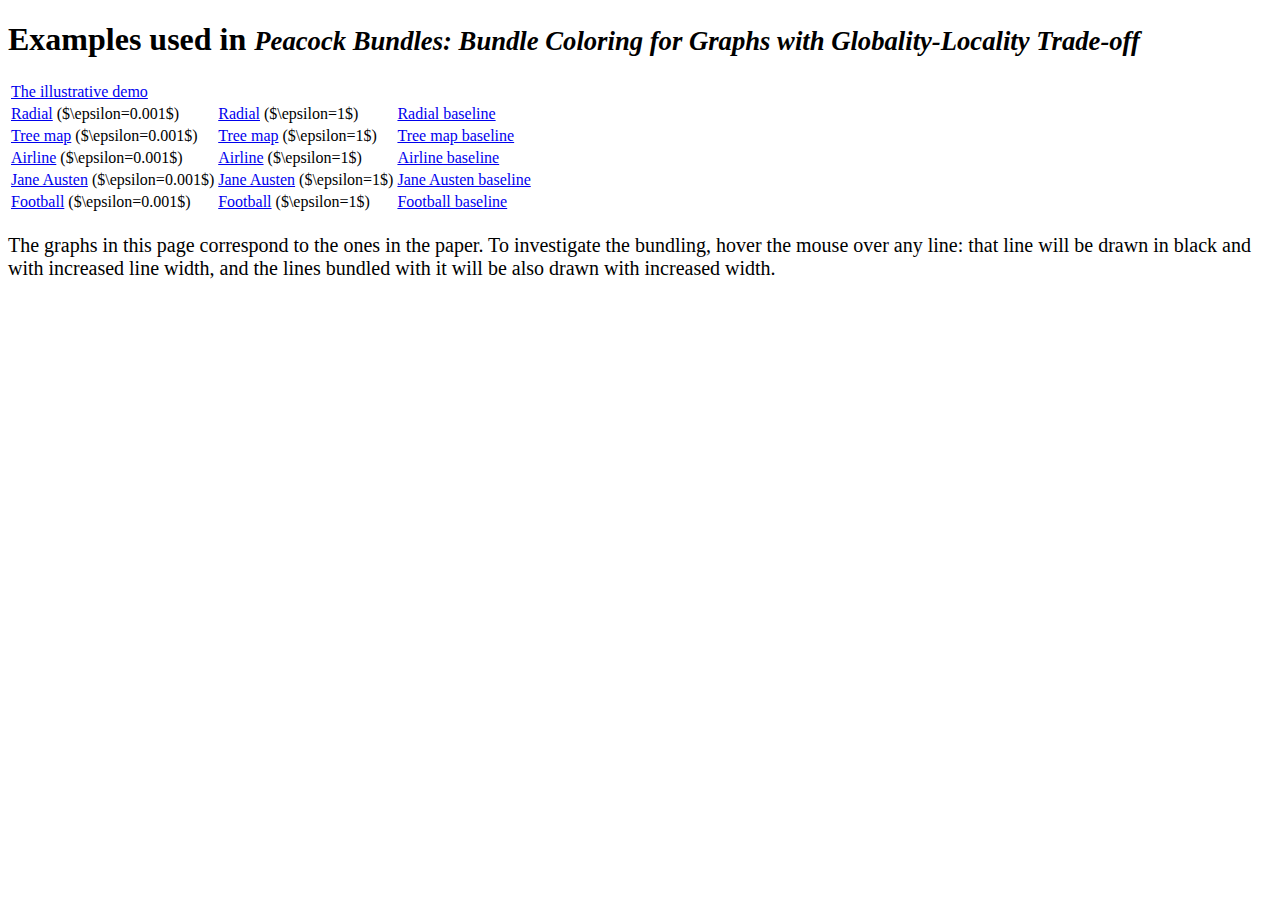
<file: index.html>
<!DOCTYPE html>
<html lang="en">
<head>
<meta charset="utf-8">
<link rel="stylesheet" href="https://maxcdn.bootstrapcdn.com/bootstrap/3.3.6/css/bootstrap.min.css" integrity="sha384-1q8mTJOASx8j1Au+a5WDVnPi2lkFfwwEAa8hDDdjZlpLegxhjVME1fgjWPGmkzs7" crossorigin="anonymous">
<script type="text/x-mathjax-config">
MathJax.Hub.Config({
  tex2jax: {inlineMath: [['$','$'], ['\\(','\\)']]}
});
</script>
<script type="text/javascript" async
  src="https://cdn.mathjax.org/mathjax/latest/MathJax.js?config=TeX-MML-AM_CHTML">
</script>
</head>
<body>
  <div class="container">
  <h1>Examples used in <small><em>Peacock Bundles: Bundle Coloring for Graphs with Globality-Locality Trade-off</em></small></h1>
  <table class="table">
  <tr><td><a href="demo.html">The illustrative demo</a></td></tr>
  <tr><td><a href="radial_eps_0_001.html">Radial</a> ($\epsilon=0.001$)</td><td><a href="radial_eps_1.html">Radial</a> ($\epsilon=1$)</td><td><a href="radial_baseline.html">Radial baseline</a></td></tr>
  <tr><td><a href="treemap_eps_0_001.html">Tree map</a> ($\epsilon=0.001$)</td><td><a href="treemap_eps_1.html">Tree map</a> ($\epsilon=1$)</td><td><a href="treemap_baseline.html">Tree map baseline</a></td></tr>
  <tr><td><a href="airline_eps_0_001.html">Airline</a> ($\epsilon=0.001$)</td><td><a href="airline_eps_1.html">Airline</a> ($\epsilon=1$)</td><td><a href="airline_baseline.html">Airline baseline</a></td></tr>
  <tr><td><a href="jane_austen_eps_0_001.html">Jane Austen</a> ($\epsilon=0.001$)</td><td><a href="jane_austen_eps_1.html">Jane Austen</a> ($\epsilon=1$)</td><td><a href="jane_austen_baseline.html">Jane Austen baseline</a></td></tr>
  <tr><td><a href="football_eps_0_001.html">Football</a> ($\epsilon=0.001$)</td><td><a href="football_eps_1.html">Football</a> ($\epsilon=1$)</td><td><a href="football_baseline.html">Football baseline</a></td></tr>
  </table>
  <p style="font-size: 15pt">
    The graphs in this page correspond to the ones in the paper. To investigate the bundling, hover the mouse over any line: that line will be drawn in black and with increased line width, and the lines bundled with it will be also drawn with increased width.
  </p>
  </div>
</body>
</html>
</file>
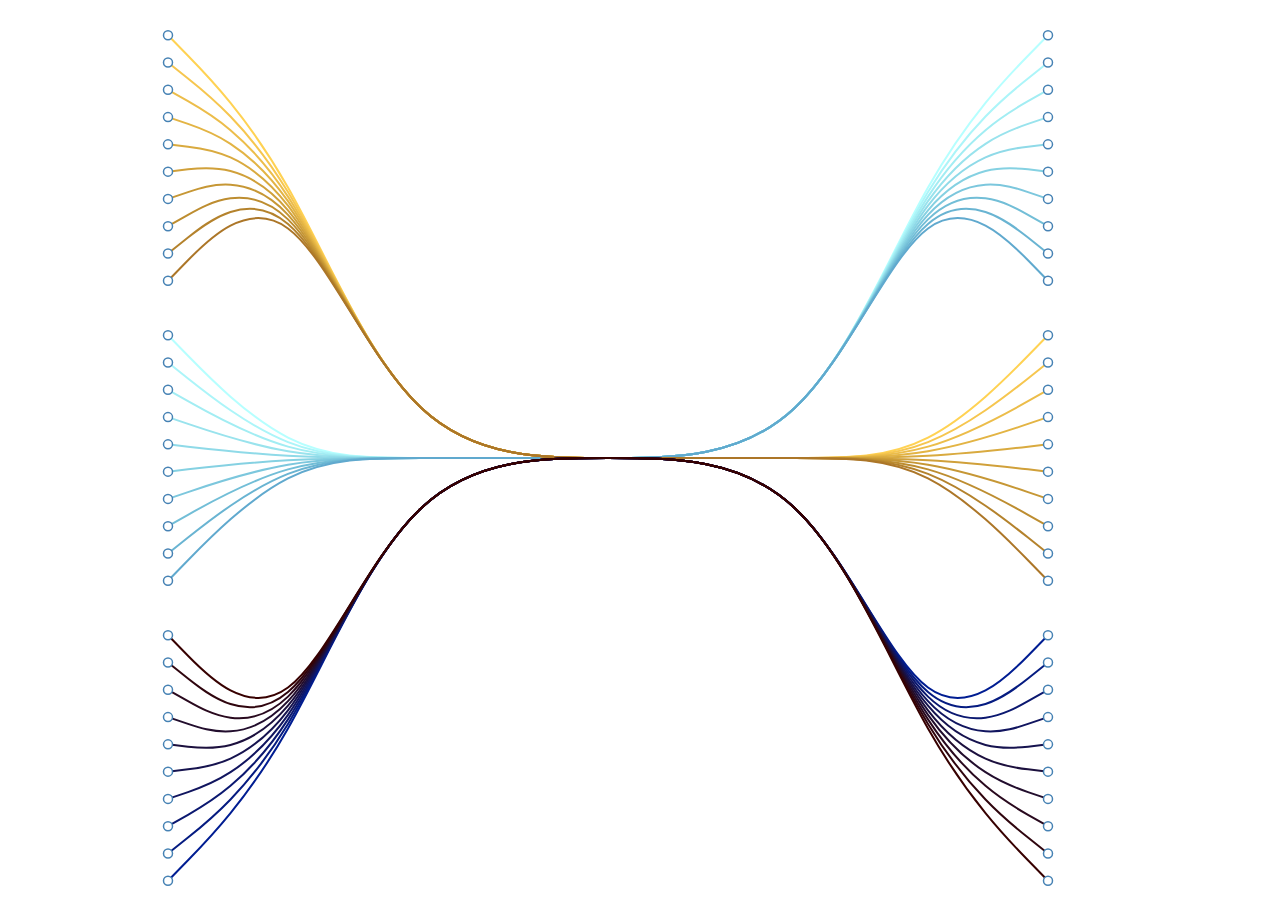
<file: demo.html>
<!DOCTYPE html><!-- saved from url=(0047)http://localhost:8080/dendrogram2/demo-new.html --><html><head><meta http-equiv="Content-Type" content="text/html; charset=UTF-8">
<style>

.node circle {
  fill: #fff;
  stroke: steelblue;
  stroke-width: 1.5px;
}

.node {
  font: 10px sans-serif;
}

.link {
  fill: none;
  stroke-width: 2px;
}

.link:hover {
  stroke: #000;
  stroke-width: 5px;
}

.link--bundled {
  stroke-width: 5px;
}

</style>
</head><body>
<svg width="1200" height="900"><g transform="translate(800,0)"><path class="link" d="M240,27.272727272727273L220,47.72727272727273C200,68.18181818181819,160,109.0909090909091,120,179.54545454545456C80,250,40,350,-13.333333333333329,400C-66.66666666666666,450,-133.33333333333331,450,-199.99999999999997,450C-266.66666666666663,450,-333.33333333333326,450,-386.66666666666663,450C-439.99999999999994,450,-479.99999999999994,450,-519.9999999999999,429.54545454545456C-560,409.0909090909091,-600,368.1818181818182,-619.9999999999999,347.72727272727275L-640,327.2727272727273" stroke="rgb(182,255,255)"></path><path class="link" d="M240,54.54545454545455L220,70.45454545454545C200,86.36363636363636,160,118.18181818181819,120,184.0909090909091C80,250,40,350,-13.333333333333329,400C-66.66666666666666,450,-133.33333333333331,450,-199.99999999999997,450C-266.66666666666663,450,-333.33333333333326,450,-386.66666666666663,450C-439.99999999999994,450,-479.99999999999994,450,-519.9999999999999,434.09090909090907C-560,418.18181818181813,-600,386.3636363636363,-619.9999999999999,370.4545454545454L-640,354.5454545454545" stroke="rgb(172,245,249)"></path><path class="link" d="M240,81.81818181818183L220,93.18181818181819C200,104.54545454545455,160,127.27272727272728,120,188.63636363636363C80,250,40,350,-13.333333333333329,400C-66.66666666666666,450,-133.33333333333331,450,-199.99999999999997,450C-266.66666666666663,450,-333.33333333333326,450,-386.66666666666663,450C-439.99999999999994,450,-479.99999999999994,450,-519.9999999999999,438.6363636363636C-560,427.27272727272725,-600,404.5454545454545,-619.9999999999999,393.18181818181813L-640,381.8181818181818" stroke="rgb(162,237,243)"></path><path class="link" d="M240,109.0909090909091L220,115.9090909090909C200,122.72727272727272,160,136.36363636363637,120,193.1818181818182C80,250,40,350,-13.333333333333329,400C-66.66666666666666,450,-133.33333333333331,450,-199.99999999999997,450C-266.66666666666663,450,-333.33333333333326,450,-386.66666666666663,450C-439.99999999999994,450,-479.99999999999994,450,-519.9999999999999,443.1818181818182C-560,436.3636363636364,-600,422.7272727272727,-619.9999999999999,415.9090909090909L-640,409.09090909090907" stroke="rgb(153,227,237)"></path><path class="link" d="M240,136.36363636363637L220,138.63636363636363C200,140.9090909090909,160,145.45454545454544,120,197.72727272727272C80,250,40,350,-13.333333333333329,400C-66.66666666666666,450,-133.33333333333331,450,-199.99999999999997,450C-266.66666666666663,450,-333.33333333333326,450,-386.66666666666663,450C-439.99999999999994,450,-479.99999999999994,450,-519.9999999999999,447.72727272727275C-560,445.45454545454544,-600,440.9090909090909,-619.9999999999999,438.6363636363636L-640,436.3636363636364" stroke="rgb(143,218,232)"></path><path class="link" d="M240,163.63636363636365L220,161.36363636363637C200,159.0909090909091,160,154.54545454545456,120,202.27272727272728C80,250,40,350,-13.333333333333329,400C-66.66666666666666,450,-133.33333333333331,450,-199.99999999999997,450C-266.66666666666663,450,-333.33333333333326,450,-386.66666666666663,450C-439.99999999999994,450,-479.99999999999994,450,-519.9999999999999,452.27272727272725C-560,454.5454545454545,-600,459.09090909090907,-619.9999999999999,461.3636363636363L-640,463.6363636363636" stroke="rgb(133,209,226)"></path><path class="link" d="M240,190.9090909090909L220,184.0909090909091C200,177.27272727272725,160,163.63636363636363,120,206.8181818181818C80,250,40,350,-13.333333333333329,400C-66.66666666666666,450,-133.33333333333331,450,-199.99999999999997,450C-266.66666666666663,450,-333.33333333333326,450,-386.66666666666663,450C-439.99999999999994,450,-479.99999999999994,450,-519.9999999999999,456.8181818181818C-560,463.6363636363636,-600,477.27272727272725,-619.9999999999999,484.09090909090907L-640,490.9090909090909" stroke="rgb(124,199,221)"></path><path class="link" d="M240,218.1818181818182L220,206.8181818181818C200,195.45454545454544,160,172.72727272727272,120,211.36363636363637C80,250,40,350,-13.333333333333329,400C-66.66666666666666,450,-133.33333333333331,450,-199.99999999999997,450C-266.66666666666663,450,-333.33333333333326,450,-386.66666666666663,450C-439.99999999999994,450,-479.99999999999994,450,-519.9999999999999,461.3636363636364C-560,472.72727272727275,-600,495.4545454545455,-619.9999999999999,506.81818181818187L-640,518.1818181818182" stroke="rgb(114,190,215)"></path><path class="link" d="M240,245.45454545454544L220,229.54545454545453C200,213.63636363636363,160,181.8181818181818,120,215.9090909090909C80,250,40,350,-13.333333333333329,400C-66.66666666666666,450,-133.33333333333331,450,-199.99999999999997,450C-266.66666666666663,450,-333.33333333333326,450,-386.66666666666663,450C-439.99999999999994,450,-479.99999999999994,450,-519.9999999999999,465.9090909090909C-560,481.8181818181818,-600,513.6363636363636,-619.9999999999999,529.5454545454545L-640,545.4545454545455" stroke="rgb(105,180,210)"></path><path class="link" d="M240,272.72727272727275L220,252.27272727272725C200,231.8181818181818,160,190.9090909090909,120,220.45454545454544C80,250,40,350,-13.333333333333329,400C-66.66666666666666,450,-133.33333333333331,450,-199.99999999999997,450C-266.66666666666663,450,-333.33333333333326,450,-386.66666666666663,450C-439.99999999999994,450,-479.99999999999994,450,-519.9999999999999,470.45454545454544C-560,490.9090909090909,-600,531.8181818181818,-619.9999999999999,552.2727272727273L-640,572.7272727272727" stroke="rgb(96,169,206)"></path><path class="link" d="M240,327.2727272727273L220,347.72727272727275C200,368.1818181818182,160,409.0909090909091,120,429.54545454545456C80,450,40,450,-13.333333333333329,450C-66.66666666666666,450,-133.33333333333331,450,-199.99999999999997,450C-266.66666666666663,450,-333.33333333333326,450,-386.66666666666663,400C-439.99999999999994,350,-479.99999999999994,250,-519.9999999999999,179.54545454545453C-560,109.0909090909091,-600,68.18181818181819,-619.9999999999999,47.72727272727273L-640,27.272727272727273" stroke="rgb(255,210,83)"></path><path class="link" d="M240,354.5454545454545L220,370.4545454545454C200,386.3636363636363,160,418.18181818181813,120,434.09090909090907C80,450,40,450,-13.333333333333329,450C-66.66666666666666,450,-133.33333333333331,450,-199.99999999999997,450C-266.66666666666663,450,-333.33333333333326,450,-386.66666666666663,400C-439.99999999999994,350,-479.99999999999994,250,-519.9999999999999,184.0909090909091C-560,118.18181818181819,-600,86.36363636363636,-619.9999999999999,70.45454545454545L-640,54.54545454545455" stroke="rgb(246,198,79)"></path><path class="link" d="M240,381.8181818181818L220,393.1818181818182C200,404.5454545454545,160,427.27272727272725,120,438.6363636363636C80,450,40,450,-13.333333333333329,450C-66.66666666666666,450,-133.33333333333331,450,-199.99999999999997,450C-266.66666666666663,450,-333.33333333333326,450,-386.66666666666663,400C-439.99999999999994,350,-479.99999999999994,250,-519.9999999999999,188.63636363636363C-560,127.27272727272728,-600,104.54545454545455,-619.9999999999999,93.18181818181819L-640,81.81818181818183" stroke="rgb(236,189,74)"></path><path class="link" d="M240,409.09090909090907L220,415.9090909090909C200,422.7272727272727,160,436.3636363636364,120,443.1818181818182C80,450,40,450,-13.333333333333329,450C-66.66666666666666,450,-133.33333333333331,450,-199.99999999999997,450C-266.66666666666663,450,-333.33333333333326,450,-386.66666666666663,400C-439.99999999999994,350,-479.99999999999994,250,-519.9999999999999,193.1818181818182C-560,136.36363636363637,-600,122.72727272727272,-619.9999999999999,115.9090909090909L-640,109.0909090909091" stroke="rgb(227,180,68)"></path><path class="link" d="M240,436.3636363636364L220,438.6363636363636C200,440.9090909090909,160,445.45454545454544,120,447.72727272727275C80,450,40,450,-13.333333333333329,450C-66.66666666666666,450,-133.33333333333331,450,-199.99999999999997,450C-266.66666666666663,450,-333.33333333333326,450,-386.66666666666663,400C-439.99999999999994,350,-479.99999999999994,250,-519.9999999999999,197.72727272727272C-560,145.45454545454544,-600,140.9090909090909,-619.9999999999999,138.63636363636363L-640,136.36363636363637" stroke="rgb(217,170,63)"></path><path class="link" d="M240,463.6363636363636L220,461.3636363636363C200,459.09090909090907,160,454.5454545454545,120,452.27272727272725C80,450,40,450,-13.333333333333329,450C-66.66666666666666,450,-133.33333333333331,450,-199.99999999999997,450C-266.66666666666663,450,-333.33333333333326,450,-386.66666666666663,400C-439.99999999999994,350,-479.99999999999994,250,-519.9999999999999,202.27272727272728C-560,154.54545454545456,-600,159.0909090909091,-619.9999999999999,161.36363636363637L-640,163.63636363636365" stroke="rgb(208,160,58)"></path><path class="link" d="M240,490.9090909090909L220,484.09090909090907C200,477.27272727272725,160,463.6363636363636,120,456.8181818181818C80,450,40,450,-13.333333333333329,450C-66.66666666666666,450,-133.33333333333331,450,-199.99999999999997,450C-266.66666666666663,450,-333.33333333333326,450,-386.66666666666663,400C-439.99999999999994,350,-479.99999999999994,250,-519.9999999999999,206.8181818181818C-560,163.63636363636363,-600,177.27272727272725,-619.9999999999999,184.09090909090907L-640,190.9090909090909" stroke="rgb(198,151,53)"></path><path class="link" d="M240,518.1818181818182L220,506.81818181818187C200,495.4545454545455,160,472.72727272727275,120,461.3636363636364C80,450,40,450,-13.333333333333329,450C-66.66666666666666,450,-133.33333333333331,450,-199.99999999999997,450C-266.66666666666663,450,-333.33333333333326,450,-386.66666666666663,400C-439.99999999999994,350,-479.99999999999994,250,-519.9999999999999,211.36363636363637C-560,172.72727272727272,-600,195.45454545454544,-619.9999999999999,206.8181818181818L-640,218.1818181818182" stroke="rgb(189,141,48)"></path><path class="link" d="M240,545.4545454545455L220,529.5454545454545C200,513.6363636363636,160,481.8181818181818,120,465.9090909090909C80,450,40,450,-13.333333333333329,450C-66.66666666666666,450,-133.33333333333331,450,-199.99999999999997,450C-266.66666666666663,450,-333.33333333333326,450,-386.66666666666663,400C-439.99999999999994,350,-479.99999999999994,250,-519.9999999999999,215.9090909090909C-560,181.8181818181818,-600,213.63636363636363,-619.9999999999999,229.54545454545453L-640,245.45454545454544" stroke="rgb(180,130,44)"></path><path class="link" d="M240,572.7272727272727L220,552.2727272727273C200,531.8181818181818,160,490.9090909090909,120,470.45454545454544C80,450,40,450,-13.333333333333329,450C-66.66666666666666,450,-133.33333333333331,450,-199.99999999999997,450C-266.66666666666663,450,-333.33333333333326,450,-386.66666666666663,400C-439.99999999999994,350,-479.99999999999994,250,-519.9999999999999,220.45454545454544C-560,190.9090909090909,-600,231.8181818181818,-619.9999999999999,252.27272727272725L-640,272.72727272727275" stroke="rgb(172,118,40)"></path><path class="link" d="M240,627.2727272727274L220,647.7272727272727C200,668.1818181818182,160,709.0909090909091,120,679.5454545454545C80,650,40,550,-13.333333333333329,500C-66.66666666666666,450,-133.33333333333331,450,-199.99999999999997,450C-266.66666666666663,450,-333.33333333333326,450,-386.66666666666663,500C-439.99999999999994,550,-479.99999999999994,650,-519.9999999999999,720.4545454545455C-560,790.9090909090909,-600,831.8181818181818,-619.9999999999999,852.2727272727273L-640,872.7272727272727" stroke="rgb(0,29,146)"></path><path class="link" d="M240,654.5454545454546L220,670.4545454545455C200,686.3636363636364,160,718.1818181818182,120,684.0909090909091C80,650,40,550,-13.333333333333329,500C-66.66666666666666,450,-133.33333333333331,450,-199.99999999999997,450C-266.66666666666663,450,-333.33333333333326,450,-386.66666666666663,500C-439.99999999999994,550,-479.99999999999994,650,-519.9999999999999,715.9090909090909C-560,781.8181818181818,-600,813.6363636363636,-619.9999999999999,829.5454545454545L-640,845.4545454545455" stroke="rgb(5,27,129)"></path><path class="link" d="M240,681.8181818181818L220,693.1818181818181C200,704.5454545454545,160,727.2727272727273,120,688.6363636363636C80,650,40,550,-13.333333333333329,500C-66.66666666666666,450,-133.33333333333331,450,-199.99999999999997,450C-266.66666666666663,450,-333.33333333333326,450,-386.66666666666663,500C-439.99999999999994,550,-479.99999999999994,650,-519.9999999999999,711.3636363636364C-560,772.7272727272727,-600,795.4545454545454,-619.9999999999999,806.8181818181818L-640,818.1818181818181" stroke="rgb(11,24,112)"></path><path class="link" d="M240,709.090909090909L220,715.9090909090908C200,722.7272727272726,160,736.3636363636363,120,693.1818181818181C80,650,40,550,-13.333333333333329,500C-66.66666666666666,450,-133.33333333333331,450,-199.99999999999997,450C-266.66666666666663,450,-333.33333333333326,450,-386.66666666666663,500C-439.99999999999994,550,-479.99999999999994,650,-519.9999999999999,706.8181818181818C-560,763.6363636363636,-600,777.2727272727273,-619.9999999999999,784.090909090909L-640,790.9090909090909" stroke="rgb(17,21,95)"></path><path class="link" d="M240,736.3636363636364L220,738.6363636363636C200,740.9090909090909,160,745.4545454545455,120,697.7272727272727C80,650,40,550,-13.333333333333329,500C-66.66666666666666,450,-133.33333333333331,450,-199.99999999999997,450C-266.66666666666663,450,-333.33333333333326,450,-386.66666666666663,500C-439.99999999999994,550,-479.99999999999994,650,-519.9999999999999,702.2727272727273C-560,754.5454545454545,-600,759.090909090909,-619.9999999999999,761.3636363636363L-640,763.6363636363636" stroke="rgb(22,19,79)"></path><path class="link" d="M240,763.6363636363636L220,761.3636363636364C200,759.090909090909,160,754.5454545454545,120,702.2727272727273C80,650,40,550,-13.333333333333329,500C-66.66666666666666,450,-133.33333333333331,450,-199.99999999999997,450C-266.66666666666663,450,-333.33333333333326,450,-386.66666666666663,500C-439.99999999999994,550,-479.99999999999994,650,-519.9999999999999,697.7272727272727C-560,745.4545454545455,-600,740.9090909090909,-619.9999999999999,738.6363636363636L-640,736.3636363636364" stroke="rgb(28,16,62)"></path><path class="link" d="M240,790.9090909090909L220,784.090909090909C200,777.2727272727273,160,763.6363636363636,120,706.8181818181818C80,650,40,550,-13.333333333333329,500C-66.66666666666666,450,-133.33333333333331,450,-199.99999999999997,450C-266.66666666666663,450,-333.33333333333326,450,-386.66666666666663,500C-439.99999999999994,550,-479.99999999999994,650,-519.9999999999999,693.1818181818181C-560,736.3636363636363,-600,722.7272727272726,-619.9999999999999,715.9090909090908L-640,709.090909090909" stroke="rgb(34,13,45)"></path><path class="link" d="M240,818.1818181818181L220,806.8181818181818C200,795.4545454545454,160,772.7272727272727,120,711.3636363636364C80,650,40,550,-13.333333333333329,500C-66.66666666666666,450,-133.33333333333331,450,-199.99999999999997,450C-266.66666666666663,450,-333.33333333333326,450,-386.66666666666663,500C-439.99999999999994,550,-479.99999999999994,650,-519.9999999999999,688.6363636363636C-560,727.2727272727273,-600,704.5454545454545,-619.9999999999999,693.1818181818181L-640,681.8181818181818" stroke="rgb(41,9,30)"></path><path class="link" d="M240,845.4545454545455L220,829.5454545454545C200,813.6363636363636,160,781.8181818181818,120,715.9090909090909C80,650,40,550,-13.333333333333329,500C-66.66666666666666,450,-133.33333333333331,450,-199.99999999999997,450C-266.66666666666663,450,-333.33333333333326,450,-386.66666666666663,500C-439.99999999999994,550,-479.99999999999994,650,-519.9999999999999,684.0909090909091C-560,718.1818181818182,-600,686.3636363636364,-619.9999999999999,670.4545454545455L-640,654.5454545454546" stroke="rgb(47,5,14)"></path><path class="link" d="M240,872.7272727272727L220,852.2727272727273C200,831.8181818181818,160,790.9090909090909,120,720.4545454545455C80,650,40,550,-13.333333333333329,500C-66.66666666666666,450,-133.33333333333331,450,-199.99999999999997,450C-266.66666666666663,450,-333.33333333333326,450,-386.66666666666663,500C-439.99999999999994,550,-479.99999999999994,650,-519.9999999999999,679.5454545454545C-560,709.0909090909091,-600,668.1818181818182,-619.9999999999999,647.7272727272727L-640,627.2727272727274" stroke="rgb(55,0,0)"></path><g class="node" transform="translate(240,27.272727272727273)"><circle r="4.5"></circle></g><g class="node" transform="translate(240,54.54545454545455)"><circle r="4.5"></circle></g><g class="node" transform="translate(240,81.81818181818183)"><circle r="4.5"></circle></g><g class="node" transform="translate(240,109.0909090909091)"><circle r="4.5"></circle></g><g class="node" transform="translate(240,136.36363636363637)"><circle r="4.5"></circle></g><g class="node" transform="translate(240,163.63636363636365)"><circle r="4.5"></circle></g><g class="node" transform="translate(240,190.9090909090909)"><circle r="4.5"></circle></g><g class="node" transform="translate(240,218.1818181818182)"><circle r="4.5"></circle></g><g class="node" transform="translate(240,245.45454545454544)"><circle r="4.5"></circle></g><g class="node" transform="translate(240,272.72727272727275)"><circle r="4.5"></circle></g><g class="node" transform="translate(240,327.2727272727273)"><circle r="4.5"></circle></g><g class="node" transform="translate(240,354.5454545454545)"><circle r="4.5"></circle></g><g class="node" transform="translate(240,381.8181818181818)"><circle r="4.5"></circle></g><g class="node" transform="translate(240,409.09090909090907)"><circle r="4.5"></circle></g><g class="node" transform="translate(240,436.3636363636364)"><circle r="4.5"></circle></g><g class="node" transform="translate(240,463.6363636363636)"><circle r="4.5"></circle></g><g class="node" transform="translate(240,490.9090909090909)"><circle r="4.5"></circle></g><g class="node" transform="translate(240,518.1818181818182)"><circle r="4.5"></circle></g><g class="node" transform="translate(240,545.4545454545455)"><circle r="4.5"></circle></g><g class="node" transform="translate(240,572.7272727272727)"><circle r="4.5"></circle></g><g class="node" transform="translate(240,627.2727272727274)"><circle r="4.5"></circle></g><g class="node" transform="translate(240,654.5454545454546)"><circle r="4.5"></circle></g><g class="node" transform="translate(240,681.8181818181818)"><circle r="4.5"></circle></g><g class="node" transform="translate(240,709.090909090909)"><circle r="4.5"></circle></g><g class="node" transform="translate(240,736.3636363636364)"><circle r="4.5"></circle></g><g class="node" transform="translate(240,763.6363636363636)"><circle r="4.5"></circle></g><g class="node" transform="translate(240,790.9090909090909)"><circle r="4.5"></circle></g><g class="node" transform="translate(240,818.1818181818181)"><circle r="4.5"></circle></g><g class="node" transform="translate(240,845.4545454545455)"><circle r="4.5"></circle></g><g class="node" transform="translate(240,872.7272727272727)"><circle r="4.5"></circle></g><g class="node" transform="translate(-640,27.272727272727273)"><circle r="4.5"></circle></g><g class="node" transform="translate(-640,54.54545454545455)"><circle r="4.5"></circle></g><g class="node" transform="translate(-640,81.81818181818183)"><circle r="4.5"></circle></g><g class="node" transform="translate(-640,109.0909090909091)"><circle r="4.5"></circle></g><g class="node" transform="translate(-640,136.36363636363637)"><circle r="4.5"></circle></g><g class="node" transform="translate(-640,163.63636363636365)"><circle r="4.5"></circle></g><g class="node" transform="translate(-640,190.9090909090909)"><circle r="4.5"></circle></g><g class="node" transform="translate(-640,218.1818181818182)"><circle r="4.5"></circle></g><g class="node" transform="translate(-640,245.45454545454544)"><circle r="4.5"></circle></g><g class="node" transform="translate(-640,272.72727272727275)"><circle r="4.5"></circle></g><g class="node" transform="translate(-640,327.2727272727273)"><circle r="4.5"></circle></g><g class="node" transform="translate(-640,354.5454545454545)"><circle r="4.5"></circle></g><g class="node" transform="translate(-640,381.8181818181818)"><circle r="4.5"></circle></g><g class="node" transform="translate(-640,409.09090909090907)"><circle r="4.5"></circle></g><g class="node" transform="translate(-640,436.3636363636364)"><circle r="4.5"></circle></g><g class="node" transform="translate(-640,463.6363636363636)"><circle r="4.5"></circle></g><g class="node" transform="translate(-640,490.9090909090909)"><circle r="4.5"></circle></g><g class="node" transform="translate(-640,518.1818181818182)"><circle r="4.5"></circle></g><g class="node" transform="translate(-640,545.4545454545455)"><circle r="4.5"></circle></g><g class="node" transform="translate(-640,572.7272727272727)"><circle r="4.5"></circle></g><g class="node" transform="translate(-640,627.2727272727274)"><circle r="4.5"></circle></g><g class="node" transform="translate(-640,654.5454545454546)"><circle r="4.5"></circle></g><g class="node" transform="translate(-640,681.8181818181818)"><circle r="4.5"></circle></g><g class="node" transform="translate(-640,709.090909090909)"><circle r="4.5"></circle></g><g class="node" transform="translate(-640,736.3636363636364)"><circle r="4.5"></circle></g><g class="node" transform="translate(-640,763.6363636363636)"><circle r="4.5"></circle></g><g class="node" transform="translate(-640,790.9090909090909)"><circle r="4.5"></circle></g><g class="node" transform="translate(-640,818.1818181818181)"><circle r="4.5"></circle></g><g class="node" transform="translate(-640,845.4545454545455)"><circle r="4.5"></circle></g><g class="node" transform="translate(-640,872.7272727272727)"><circle r="4.5"></circle></g></g></svg>

<script type="text/javascript" src="http://code.jquery.com/jquery-2.1.4.min.js"></script>
<script src="https://d3js.org/d3.v3.min.js"></script>
<script type="text/javascript" src="add_id.js"></script>
<script type="text/javascript" src="peacock.js"></script>
<script type="text/javascript" src="mouse.js"></script>
<script type="text/javascript">
	var bundleDistThrsh = 9;
	var bundleCPThrsh = 3;
	var allLines = $("path").map(function () {
      var descMaps = parseCurveDesc($(this).attr("d"));
      return [concatCoords(descMaps)];
    });
	adjMap = calcAdjacencyMap(allLines, bundleDistThrsh, bundleCPThrsh);
	bindMouseEvents();


</script>
</body></html>
</file>
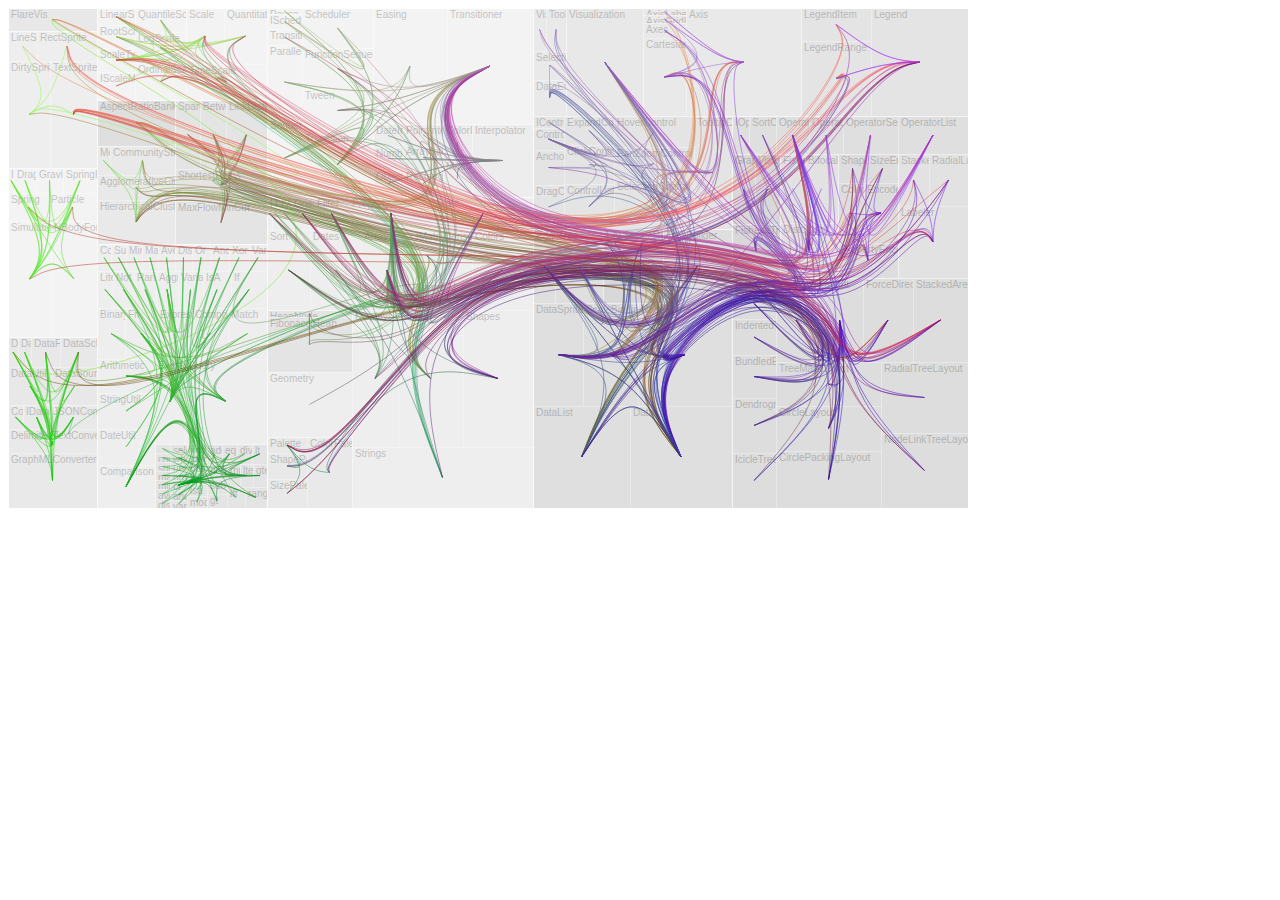
<file: treemap_eps_1.html>
<!DOCTYPE html><html><head><meta http-equiv="Content-Type" content="text/html; charset=UTF-8">
<link rel="stylesheet" type="text/css" href="treemap.css"></link>
</head>
<body>
<div style="position: relative; width: 960px; height: 500px;"><div class="cell" style="left: 0px; top: 0px; width: 959px; height: 499px; background-color: rgb(240, 240, 240);"></div><div class="cell" style="left: 0px; top: 0px; width: 959px; height: 499px; background-color: rgb(217, 217, 217);"></div><div class="cell" style="left: 89px; top: 92px; width: 169px; height: 143px; background-color: rgb(189, 189, 189);"></div><div class="cell" style="left: 89px; top: 138px; width: 77px; height: 97px; background-color: rgb(240, 240, 240);"></div><div class="cell" style="left: 89px; top: 167px; width: 77px; height: 24px;">AgglomerativeCluster</div><div class="cell" style="left: 102px; top: 138px; width: 64px; height: 28px;">CommunityStructure</div><div class="cell" style="left: 89px; top: 192px; width: 77px; height: 43px;">HierarchicalCluster</div><div class="cell" style="left: 89px; top: 138px; width: 12px; height: 28px;">MergeEdge</div><div class="cell" style="left: 167px; top: 92px; width: 91px; height: 143px; background-color: rgb(217, 217, 217);"></div><div class="cell" style="left: 192px; top: 92px; width: 25px; height: 68px;">BetweennessCentrality</div><div class="cell" style="left: 218px; top: 92px; width: 40px; height: 68px;">LinkDistance</div><div class="cell" style="left: 167px; top: 193px; width: 91px; height: 42px;">MaxFlowMinCut</div><div class="cell" style="left: 167px; top: 161px; width: 91px; height: 31px;">ShortestPaths</div><div class="cell" style="left: 167px; top: 92px; width: 24px; height: 68px;">SpanningTree</div><div class="cell" style="left: 89px; top: 92px; width: 77px; height: 45px; background-color: rgb(189, 189, 189);"></div><div class="cell" style="left: 89px; top: 92px; width: 77px; height: 45px;">AspectRatioBanker</div><div class="cell" style="left: 259px; top: 0px; width: 265px; height: 188px; background-color: rgb(240, 240, 240);"></div><div class="cell" style="left: 365px; top: 0px; width: 73px; height: 115px;">Easing</div><div class="cell" style="left: 294px; top: 40px; width: 70px; height: 40px;">FunctionSequence</div><div class="cell" style="left: 365px; top: 116px; width: 159px; height: 72px; background-color: rgb(217, 217, 217);"></div><div class="cell" style="left: 395px; top: 137px; width: 39px; height: 24px;">ArrayInterpolator</div><div class="cell" style="left: 435px; top: 116px; width: 28px; height: 35px;">ColorInterpolator</div><div class="cell" style="left: 365px; top: 116px; width: 29px; height: 22px;">DateInterpolator</div><div class="cell" style="left: 464px; top: 116px; width: 60px; height: 72px;">Interpolator</div><div class="cell" style="left: 435px; top: 152px; width: 28px; height: 36px;">MatrixInterpolator</div><div class="cell" style="left: 365px; top: 139px; width: 29px; height: 22px;">NumberInterpolator</div><div class="cell" style="left: 365px; top: 162px; width: 29px; height: 26px;">ObjectInterpolator</div><div class="cell" style="left: 395px; top: 116px; width: 39px; height: 20px;">PointInterpolator</div><div class="cell" style="left: 395px; top: 162px; width: 39px; height: 26px;">RectangleInterpolator</div><div class="cell" style="left: 259px; top: 6px; width: 34px; height: 14px;">ISchedulable</div><div class="cell" style="left: 259px; top: 37px; width: 34px; height: 73px;">Parallel</div><div class="cell" style="left: 259px; top: 0px; width: 34px; height: 5px;">Pause</div><div class="cell" style="left: 294px; top: 0px; width: 70px; height: 39px;">Scheduler</div><div class="cell" style="left: 259px; top: 111px; width: 34px; height: 77px;">Sequence</div><div class="cell" style="left: 294px; top: 124px; width: 70px; height: 64px;">Transition</div><div class="cell" style="left: 439px; top: 0px; width: 85px; height: 115px;">Transitioner</div><div class="cell" style="left: 259px; top: 21px; width: 34px; height: 15px;">TransitionEvent</div><div class="cell" style="left: 294px; top: 81px; width: 70px; height: 42px;">Tween</div><div class="cell" style="left: 0px; top: 329px; width: 88px; height: 170px; background-color: rgb(189, 189, 189);"></div><div class="cell" style="left: 0px; top: 397px; width: 88px; height: 102px; background-color: rgb(240, 240, 240);"></div><div class="cell" style="left: 0px; top: 397px; width: 14px; height: 23px;">Converters</div><div class="cell" style="left: 0px; top: 421px; width: 88px; height: 23px;">DelimitedTextConverter</div><div class="cell" style="left: 0px; top: 445px; width: 88px; height: 54px;">GraphMLConverter</div><div class="cell" style="left: 15px; top: 397px; width: 26px; height: 23px;">IDataConverter</div><div class="cell" style="left: 42px; top: 397px; width: 46px; height: 23px;">JSONConverter</div><div class="cell" style="left: 23px; top: 329px; width: 28px; height: 29px;">DataField</div><div class="cell" style="left: 52px; top: 329px; width: 36px; height: 29px;">DataSchema</div><div class="cell" style="left: 0px; top: 329px; width: 9px; height: 29px;">DataSet</div><div class="cell" style="left: 44px; top: 359px; width: 44px; height: 37px;">DataSource</div><div class="cell" style="left: 10px; top: 329px; width: 12px; height: 29px;">DataTable</div><div class="cell" style="left: 0px; top: 359px; width: 43px; height: 37px;">DataUtil</div><div class="cell" style="left: 0px; top: 23px; width: 88px; height: 136px; background-color: rgb(217, 217, 217);"></div><div class="cell" style="left: 0px; top: 53px; width: 41px; height: 106px;">DirtySprite</div><div class="cell" style="left: 0px; top: 23px; width: 28px; height: 29px;">LineSprite</div><div class="cell" style="left: 29px; top: 23px; width: 59px; height: 29px;">RectSprite</div><div class="cell" style="left: 42px; top: 53px; width: 46px; height: 106px;">TextSprite</div><div class="cell" style="left: 0px; top: 0px; width: 88px; height: 22px; background-color: rgb(189, 189, 189);"></div><div class="cell" style="left: 0px; top: 0px; width: 88px; height: 22px;">FlareVis</div><div class="cell" style="left: 0px; top: 160px; width: 88px; height: 168px; background-color: rgb(240, 240, 240);"></div><div class="cell" style="left: 6px; top: 160px; width: 21px; height: 24px;">DragForce</div><div class="cell" style="left: 28px; top: 160px; width: 26px; height: 24px;">GravityForce</div><div class="cell" style="left: 0px; top: 160px; width: 5px; height: 24px;">IForce</div><div class="cell" style="left: 43px; top: 213px; width: 45px; height: 115px;">NBodyForce</div><div class="cell" style="left: 40px; top: 185px; width: 48px; height: 27px;">Particle</div><div class="cell" style="left: 0px; top: 213px; width: 42px; height: 115px;">Simulation</div><div class="cell" style="left: 0px; top: 185px; width: 39px; height: 27px;">Spring</div><div class="cell" style="left: 55px; top: 160px; width: 33px; height: 24px;">SpringForce</div><div class="cell" style="left: 89px; top: 236px; width: 169px; height: 263px; background-color: rgb(217, 217, 217);"></div><div class="cell" style="left: 148px; top: 263px; width: 21px; height: 36px;">AggregateExpression</div><div class="cell" style="left: 202px; top: 236px; width: 18px; height: 26px;">And</div><div class="cell" style="left: 89px; top: 351px; width: 57px; height: 33px;">Arithmetic</div><div class="cell" style="left: 150px; top: 236px; width: 16px; height: 26px;">Average</div><div class="cell" style="left: 89px; top: 300px; width: 27px; height: 50px;">BinaryExpression</div><div class="cell" style="left: 89px; top: 457px; width: 57px; height: 42px;">Comparison</div><div class="cell" style="left: 184px; top: 300px; width: 35px; height: 50px;">CompositeExpression</div><div class="cell" style="left: 89px; top: 236px; width: 13px; height: 26px;">Count</div><div class="cell" style="left: 89px; top: 421px; width: 57px; height: 35px;">DateUtil</div><div class="cell" style="left: 167px; top: 236px; width: 16px; height: 26px;">Distinct</div><div class="cell" style="left: 147px; top: 351px; width: 29px; height: 84px;">Expression</div><div class="cell" style="left: 149px; top: 300px; width: 34px; height: 50px;">ExpressionIterator</div><div class="cell" style="left: 117px; top: 300px; width: 31px; height: 50px;">Fn</div><div class="cell" style="left: 223px; top: 263px; width: 35px; height: 36px;">If</div><div class="cell" style="left: 195px; top: 263px; width: 27px; height: 36px;">IsA</div><div class="cell" style="left: 89px; top: 263px; width: 15px; height: 36px;">Literal</div><div class="cell" style="left: 220px; top: 300px; width: 38px; height: 50px;">Match</div><div class="cell" style="left: 134px; top: 236px; width: 15px; height: 26px;">Maximum</div><div class="cell" style="left: 147px; top: 436px; width: 111px; height: 63px; background-color: rgb(189, 189, 189);"></div><div class="cell" style="left: 199px; top: 436px; width: 14px; height: 19px;">add</div><div class="cell" style="left: 162px; top: 482px; width: 16px; height: 9px;">and</div><div class="cell" style="left: 147px; top: 481px; width: 14px; height: 9px;">average</div><div class="cell" style="left: 147px; top: 445px; width: 14px; height: 8px;">count</div><div class="cell" style="left: 147px; top: 491px; width: 14px; height: 8px;">distinct</div><div class="cell" style="left: 229px; top: 436px; width: 14px; height: 19px;">div</div><div class="cell" style="left: 214px; top: 436px; width: 14px; height: 19px;">eq</div><div class="cell" style="left: 179px; top: 464px; width: 19px; height: 11px;">fn</div><div class="cell" style="left: 199px; top: 486px; width: 19px; height: 13px;">gt</div><div class="cell" style="left: 245px; top: 456px; width: 13px; height: 22px;">gte</div><div class="cell" style="left: 219px; top: 479px; width: 17px; height: 20px;">iff</div><div class="cell" style="left: 179px; top: 476px; width: 19px; height: 11px;">isa</div><div class="cell" style="left: 244px; top: 436px; width: 14px; height: 19px;">lt</div><div class="cell" style="left: 232px; top: 456px; width: 12px; height: 22px;">lte</div><div class="cell" style="left: 147px; top: 463px; width: 14px; height: 8px;">max</div><div class="cell" style="left: 147px; top: 472px; width: 14px; height: 8px;">min</div><div class="cell" style="left: 179px; top: 488px; width: 19px; height: 11px;">mod</div><div class="cell" style="left: 219px; top: 456px; width: 12px; height: 22px;">mul</div><div class="cell" style="left: 199px; top: 456px; width: 19px; height: 14px;">neq</div><div class="cell" style="left: 179px; top: 454px; width: 19px; height: 9px;">not</div><div class="cell" style="left: 162px; top: 472px; width: 16px; height: 9px;">or</div><div class="cell" style="left: 162px; top: 463px; width: 16px; height: 8px;">orderby</div><div class="cell" style="left: 237px; top: 479px; width: 21px; height: 20px;">range</div><div class="cell" style="left: 162px; top: 436px; width: 16px; height: 8px;">select</div><div class="cell" style="left: 179px; top: 445px; width: 19px; height: 8px;">stddev</div><div class="cell" style="left: 199px; top: 471px; width: 19px; height: 14px;">sub</div><div class="cell" style="left: 147px; top: 454px; width: 14px; height: 8px;">sum</div><div class="cell" style="left: 162px; top: 454px; width: 16px; height: 8px;">update</div><div class="cell" style="left: 162px; top: 492px; width: 16px; height: 7px;">variance</div><div class="cell" style="left: 162px; top: 445px; width: 16px; height: 8px;">where</div><div class="cell" style="left: 179px; top: 436px; width: 19px; height: 8px;">xor</div><div class="cell" style="left: 147px; top: 436px; width: 14px; height: 8px;">_</div><div class="cell" style="left: 118px; top: 236px; width: 15px; height: 26px;">Minimum</div><div class="cell" style="left: 105px; top: 263px; width: 20px; height: 36px;">Not</div><div class="cell" style="left: 184px; top: 236px; width: 17px; height: 26px;">Or</div><div class="cell" style="left: 177px; top: 351px; width: 81px; height: 84px;">Query</div><div class="cell" style="left: 126px; top: 263px; width: 21px; height: 36px;">Range</div><div class="cell" style="left: 89px; top: 385px; width: 57px; height: 35px;">StringUtil</div><div class="cell" style="left: 103px; top: 236px; width: 14px; height: 26px;">Sum</div><div class="cell" style="left: 241px; top: 236px; width: 17px; height: 26px;">Variable</div><div class="cell" style="left: 170px; top: 263px; width: 24px; height: 36px;">Variance</div><div class="cell" style="left: 221px; top: 236px; width: 19px; height: 26px;">Xor</div><div class="cell" style="left: 89px; top: 0px; width: 169px; height: 91px; background-color: rgb(240, 240, 240);"></div><div class="cell" style="left: 89px; top: 64px; width: 37px; height: 27px;">IScaleMap</div><div class="cell" style="left: 89px; top: 0px; width: 37px; height: 16px;">LinearScale</div><div class="cell" style="left: 127px; top: 24px; width: 50px; height: 30px;">LogScale</div><div class="cell" style="left: 127px; top: 55px; width: 50px; height: 36px;">OrdinalScale</div><div class="cell" style="left: 127px; top: 0px; width: 50px; height: 23px;">QuantileScale</div><div class="cell" style="left: 216px; top: 0px; width: 42px; height: 55px;">QuantitativeScale</div><div class="cell" style="left: 89px; top: 17px; width: 37px; height: 22px;">RootScale</div><div class="cell" style="left: 178px; top: 0px; width: 37px; height: 55px;">Scale</div><div class="cell" style="left: 89px; top: 40px; width: 37px; height: 23px;">ScaleType</div><div class="cell" style="left: 178px; top: 56px; width: 80px; height: 35px;">TimeScale</div><div class="cell" style="left: 259px; top: 189px; width: 265px; height: 310px; background-color: rgb(217, 217, 217);"></div><div class="cell" style="left: 353px; top: 222px; width: 51px; height: 79px;">Arrays</div><div class="cell" style="left: 464px; top: 222px; width: 60px; height: 79px;">Colors</div><div class="cell" style="left: 302px; top: 222px; width: 50px; height: 79px;">Dates</div><div class="cell" style="left: 344px; top: 302px; width: 45px; height: 136px;">Displays</div><div class="cell" style="left: 306px; top: 189px; width: 34px; height: 32px;">Filter</div><div class="cell" style="left: 259px; top: 364px; width: 84px; height: 64px;">Geometry</div><div class="cell" style="left: 259px; top: 302px; width: 84px; height: 61px; background-color: rgb(189, 189, 189);"></div><div class="cell" style="left: 259px; top: 309px; width: 84px; height: 54px;">FibonacciHeap</div><div class="cell" style="left: 259px; top: 302px; width: 84px; height: 6px;">HeapNode</div><div class="cell" style="left: 259px; top: 189px; width: 4px; height: 32px;">IEvaluable</div><div class="cell" style="left: 264px; top: 189px; width: 5px; height: 32px;">IPredicate</div><div class="cell" style="left: 270px; top: 189px; width: 12px; height: 32px;">IValueProxy</div><div class="cell" style="left: 405px; top: 222px; width: 58px; height: 79px; background-color: rgb(240, 240, 240);"></div><div class="cell" style="left: 433px; top: 222px; width: 30px; height: 50px;">DenseMatrix</div><div class="cell" style="left: 405px; top: 222px; width: 27px; height: 50px;">IMatrix</div><div class="cell" style="left: 405px; top: 273px; width: 58px; height: 28px;">SparseMatrix</div><div class="cell" style="left: 390px; top: 302px; width: 64px; height: 136px;">Maths</div><div class="cell" style="left: 283px; top: 189px; width: 22px; height: 32px;">Orientation</div><div class="cell" style="left: 259px; top: 429px; width: 84px; height: 70px; background-color: rgb(217, 217, 217);"></div><div class="cell" style="left: 299px; top: 429px; width: 44px; height: 70px;">ColorPalette</div><div class="cell" style="left: 259px; top: 429px; width: 39px; height: 15px;">Palette</div><div class="cell" style="left: 259px; top: 445px; width: 39px; height: 25px;">ShapePalette</div><div class="cell" style="left: 259px; top: 471px; width: 39px; height: 28px;">SizePalette</div><div class="cell" style="left: 341px; top: 189px; width: 83px; height: 32px;">Property</div><div class="cell" style="left: 455px; top: 302px; width: 69px; height: 136px;">Shapes</div><div class="cell" style="left: 259px; top: 222px; width: 42px; height: 79px;">Sort</div><div class="cell" style="left: 425px; top: 189px; width: 99px; height: 32px;">Stats</div><div class="cell" style="left: 344px; top: 439px; width: 180px; height: 60px;">Strings</div><div class="cell" style="left: 525px; top: 0px; width: 434px; height: 499px; background-color: rgb(189, 189, 189);"></div><div class="cell" style="left: 635px; top: 0px; width: 157px; height: 107px; background-color: rgb(240, 240, 240);"></div><div class="cell" style="left: 635px; top: 15px; width: 42px; height: 14px;">Axes</div><div class="cell" style="left: 678px; top: 0px; width: 114px; height: 107px;">Axis</div><div class="cell" style="left: 635px; top: 7px; width: 42px; height: 7px;">AxisGridLine</div><div class="cell" style="left: 635px; top: 0px; width: 42px; height: 6px;">AxisLabel</div><div class="cell" style="left: 635px; top: 30px; width: 42px; height: 77px;">CartesianAxes</div><div class="cell" style="left: 525px; top: 108px; width: 198px; height: 112px; background-color: rgb(217, 217, 217);"></div><div class="cell" style="left: 525px; top: 142px; width: 30px; height: 34px;">AnchorControl</div><div class="cell" style="left: 556px; top: 137px; width: 49px; height: 38px;">ClickControl</div><div class="cell" style="left: 525px; top: 120px; width: 30px; height: 21px;">Control</div><div class="cell" style="left: 556px; top: 176px; width: 49px; height: 44px;">ControlList</div><div class="cell" style="left: 525px; top: 177px; width: 30px; height: 43px;">DragControl</div><div class="cell" style="left: 556px; top: 108px; width: 49px; height: 28px;">ExpandControl</div><div class="cell" style="left: 606px; top: 108px; width: 79px; height: 30px;">HoverControl</div><div class="cell" style="left: 525px; top: 108px; width: 30px; height: 11px;">IControl</div><div class="cell" style="left: 606px; top: 139px; width: 79px; height: 32px;">PanZoomControl</div><div class="cell" style="left: 606px; top: 172px; width: 79px; height: 48px;">SelectionControl</div><div class="cell" style="left: 686px; top: 108px; width: 37px; height: 112px;">TooltipControl</div><div class="cell" style="left: 525px; top: 221px; width: 198px; height: 278px; background-color: rgb(189, 189, 189);"></div><div class="cell" style="left: 622px; top: 398px; width: 101px; height: 101px;">Data</div><div class="cell" style="left: 525px; top: 398px; width: 96px; height: 101px;">DataList</div><div class="cell" style="left: 525px; top: 295px; width: 49px; height: 102px;">DataSprite</div><div class="cell" style="left: 525px; top: 221px; width: 21px; height: 73px;">EdgeSprite</div><div class="cell" style="left: 630px; top: 295px; width: 93px; height: 102px;">NodeSprite</div><div class="cell" style="left: 595px; top: 221px; width: 59px; height: 73px; background-color: rgb(189, 189, 189);"></div><div class="cell" style="left: 601px; top: 221px; width: 11px; height: 27px;">ArrowType</div><div class="cell" style="left: 595px; top: 249px; width: 59px; height: 45px;">EdgeRenderer</div><div class="cell" style="left: 595px; top: 221px; width: 5px; height: 27px;">IRenderer</div><div class="cell" style="left: 613px; top: 221px; width: 41px; height: 27px;">ShapeRenderer</div><div class="cell" style="left: 575px; top: 295px; width: 54px; height: 102px;">ScaleBinding</div><div class="cell" style="left: 547px; top: 221px; width: 47px; height: 73px;">Tree</div><div class="cell" style="left: 655px; top: 221px; width: 68px; height: 73px;">TreeBuilder</div><div class="cell" style="left: 525px; top: 0px; width: 32px; height: 107px; background-color: rgb(240, 240, 240);"></div><div class="cell" style="left: 525px; top: 72px; width: 32px; height: 35px;">DataEvent</div><div class="cell" style="left: 525px; top: 43px; width: 32px; height: 28px;">SelectionEvent</div><div class="cell" style="left: 538px; top: 0px; width: 19px; height: 42px;">TooltipEvent</div><div class="cell" style="left: 525px; top: 0px; width: 12px; height: 42px;">VisualizationEvent</div><div class="cell" style="left: 793px; top: 0px; width: 166px; height: 107px; background-color: rgb(217, 217, 217);"></div><div class="cell" style="left: 863px; top: 0px; width: 96px; height: 107px;">Legend</div><div class="cell" style="left: 793px; top: 0px; width: 69px; height: 32px;">LegendItem</div><div class="cell" style="left: 793px; top: 33px; width: 69px; height: 74px;">LegendRange</div><div class="cell" style="left: 724px; top: 108px; width: 235px; height: 391px; background-color: rgb(189, 189, 189);"></div><div class="cell" style="left: 772px; top: 146px; width: 57px; height: 123px; background-color: rgb(240, 240, 240);"></div><div class="cell" style="left: 797px; top: 146px; width: 32px; height: 68px;">BifocalDistortion</div><div class="cell" style="left: 772px; top: 215px; width: 57px; height: 54px;">Distortion</div><div class="cell" style="left: 772px; top: 146px; width: 24px; height: 68px;">FisheyeDistortion</div><div class="cell" style="left: 830px; top: 146px; width: 59px; height: 123px; background-color: rgb(217, 217, 217);"></div><div class="cell" style="left: 830px; top: 175px; width: 25px; height: 59px;">ColorEncoder</div><div class="cell" style="left: 856px; top: 175px; width: 33px; height: 59px;">Encoder</div><div class="cell" style="left: 830px; top: 235px; width: 59px; height: 34px;">PropertyEncoder</div><div class="cell" style="left: 830px; top: 146px; width: 28px; height: 28px;">ShapeEncoder</div><div class="cell" style="left: 859px; top: 146px; width: 30px; height: 28px;">SizeEncoder</div><div class="cell" style="left: 724px; top: 146px; width: 47px; height: 123px; background-color: rgb(189, 189, 189);"></div><div class="cell" style="left: 724px; top: 216px; width: 47px; height: 53px;">FisheyeTreeFilter</div><div class="cell" style="left: 724px; top: 146px; width: 22px; height: 69px;">GraphDistanceFilter</div><div class="cell" style="left: 747px; top: 146px; width: 24px; height: 69px;">VisibilityFilter</div><div class="cell" style="left: 724px; top: 108px; width: 16px; height: 37px;">IOperator</div><div class="cell" style="left: 890px; top: 146px; width: 69px; height: 123px; background-color: rgb(240, 240, 240);"></div><div class="cell" style="left: 890px; top: 198px; width: 69px; height: 71px;">Labeler</div><div class="cell" style="left: 921px; top: 146px; width: 38px; height: 51px;">RadialLabeler</div><div class="cell" style="left: 890px; top: 146px; width: 30px; height: 51px;">StackedAreaLabeler</div><div class="cell" style="left: 724px; top: 270px; width: 235px; height: 229px; background-color: rgb(217, 217, 217);"></div><div class="cell" style="left: 768px; top: 270px; width: 39px; height: 83px;">AxisLayout</div><div class="cell" style="left: 724px; top: 347px; width: 43px; height: 42px;">BundledEdgeRouter</div><div class="cell" style="left: 768px; top: 398px; width: 104px; height: 44px;">CircleLayout</div><div class="cell" style="left: 768px; top: 443px; width: 104px; height: 56px;">CirclePackingLayout</div><div class="cell" style="left: 724px; top: 390px; width: 43px; height: 54px;">DendrogramLayout</div><div class="cell" style="left: 855px; top: 270px; width: 49px; height: 83px;">ForceDirectedLayout</div><div class="cell" style="left: 724px; top: 445px; width: 43px; height: 54px;">IcicleTreeLayout</div><div class="cell" style="left: 724px; top: 311px; width: 43px; height: 35px;">IndentedTreeLayout</div><div class="cell" style="left: 808px; top: 270px; width: 46px; height: 83px;">Layout</div><div class="cell" style="left: 873px; top: 425px; width: 86px; height: 74px;">NodeLinkTreeLayout</div><div class="cell" style="left: 724px; top: 280px; width: 43px; height: 30px;">PieLayout</div><div class="cell" style="left: 873px; top: 354px; width: 86px; height: 70px;">RadialTreeLayout</div><div class="cell" style="left: 724px; top: 270px; width: 43px; height: 9px;">RandomLayout</div><div class="cell" style="left: 905px; top: 270px; width: 54px; height: 83px;">StackedAreaLayout</div><div class="cell" style="left: 768px; top: 354px; width: 104px; height: 43px;">TreeMapLayout</div><div class="cell" style="left: 768px; top: 108px; width: 32px; height: 37px;">Operator</div><div class="cell" style="left: 890px; top: 108px; width: 69px; height: 37px;">OperatorList</div><div class="cell" style="left: 835px; top: 108px; width: 54px; height: 37px;">OperatorSequence</div><div class="cell" style="left: 801px; top: 108px; width: 33px; height: 37px;">OperatorSwitch</div><div class="cell" style="left: 741px; top: 108px; width: 26px; height: 37px;">SortOperator</div><div class="cell" style="left: 558px; top: 0px; width: 76px; height: 107px;">Visualization</div><svg width="960" height="500" style="position: absolute;"><g><path class="link" d="M128,179.5L129.76999999999998,179.95499999999998C131.54,180.40999999999997,135.07999999999998,181.32,145.13666666666666,177.90916666666664C155.19333333333333,174.49833333333333,171.76666666666668,166.76666666666665,225.17333333333335,174.4766666666667C278.58,182.18666666666667,368.82,205.3383333333333,403.2433333333333,194.27749999999997C437.66666666666663,183.21666666666664,416.2733333333333,137.94333333333333,420.09666666666664,109.52833333333334C423.91999999999996,81.11333333333333,452.96,69.55666666666667,467.47999999999996,63.77833333333333L482,58" stroke="rgb(168,157,86)"></path><path class="link" d="M128,179.5L129.85625,181.68541666666664C131.71249999999998,183.8708333333333,135.42499999999998,188.24166666666662,145.65416666666664,188.29166666666663C155.88333333333333,188.34166666666664,172.62916666666666,184.07083333333333,226.20833333333331,195.24166666666667C279.7875,206.4125,370.2,233.02499999999998,454.45,247.45416666666665C538.7,261.8833333333333,616.7875,264.1291666666666,640.9708333333333,282.02916666666664C665.1541666666667,299.9291666666667,635.4333333333333,333.48333333333335,615.2041666666667,363.9208333333333C594.9749999999999,394.35833333333335,584.2375,421.6791666666667,578.86875,435.3395833333333L573.5,449" stroke="rgb(117,104,43)"></path><path class="link" d="M128,179.5L129.21249999999998,180.8458333333333C130.425,182.19166666666666,132.85,184.88333333333333,141.79166666666666,183.25416666666663C150.73333333333335,181.625,166.19166666666666,175.675,218.4833333333333,185.16666666666666C270.775,194.65833333333333,359.9,219.59166666666664,393.20833333333326,245.72916666666663C426.51666666666665,271.8666666666667,404.0083333333333,299.2083333333333,399.98749999999995,301.47499999999997C395.96666666666664,303.7416666666667,410.4333333333333,280.9333333333333,416.6833333333333,267.7583333333333C422.9333333333333,254.58333333333331,420.96666666666664,251.04166666666666,419.9833333333333,249.27083333333331L419,247.5" stroke="rgb(125,152,66)"></path><path class="link" d="M128,179.5L127.59374999999999,180.22499999999997C127.1875,180.95,126.375,182.39999999999998,120.95833333333333,177.89999999999998C115.54166666666666,173.39999999999998,105.52083333333333,162.95,100.51041666666667,157.725L95.5,152.5" stroke="rgb(107,217,62)"></path><path class="link" d="M128,179.5L127.99999999999999,180.99374999999998C128,182.48749999999998,128,185.47499999999997,127.99999999999999,191.22499999999997C128,196.97499999999997,128,205.48749999999998,127.99999999999999,209.74374999999998L128,214" stroke="rgb(94,211,64)"></path><path class="link" d="M128,179.5L130.27083333333331,181.68541666666664C132.54166666666666,183.8708333333333,137.08333333333331,188.24166666666662,148.14166666666665,188.29166666666663C159.2,188.34166666666664,176.77499999999998,184.07083333333333,231.1833333333333,195.24166666666667C285.59166666666664,206.4125,376.83333333333326,233.02499999999998,461.9124999999999,247.45416666666665C546.9916666666666,261.8833333333333,625.9083333333333,264.1291666666666,650.9208333333332,282.02916666666664C675.9333333333333,299.9291666666667,647.0416666666666,333.48333333333335,641.7375,363.9208333333333C636.4333333333333,394.35833333333335,654.7166666666666,421.6791666666667,663.8583333333332,435.3395833333333L673,449" stroke="rgb(130,84,44)"></path><path class="link" d="M134.5,152.5L133.49791666666664,158.15624999999997C132.49583333333334,163.8125,130.49166666666667,175.125,129.40833333333333,185.37499999999997C128.325,195.625,128.1625,204.8125,128.08125,209.40624999999997L128,214" stroke="rgb(98,212,67)"></path><path class="link" d="M134.5,152.5L135.31666666666666,156.91499999999996C136.13333333333333,161.32999999999998,137.76666666666665,170.15999999999997,146.8375,170.84416666666664C155.90833333333333,171.5283333333333,172.41666666666669,164.06666666666666,225.75833333333333,172.04666666666668C279.09999999999997,180.02666666666667,369.275,203.44833333333332,403.6333333333333,192.6575C437.9916666666666,181.86666666666667,416.5333333333333,136.86333333333334,420.29166666666663,108.71833333333333C424.04999999999995,80.57333333333332,453.025,69.28666666666666,467.5125,63.643333333333324L482,58" stroke="rgb(170,158,90)"></path><path class="link" d="M134.5,152.5L135.4083333333333,158.62291666666664C136.31666666666666,164.7458333333333,138.13333333333333,176.99166666666665,147.3875,181.09166666666667C156.64166666666665,185.19166666666666,173.33333333333331,181.14583333333334,226.85833333333332,192.54166666666669C280.3833333333333,203.9375,370.7416666666667,230.775,454.9375,245.42916666666667C539.1333333333333,260.0833333333333,617.1666666666667,262.5541666666667,641.2958333333333,280.6791666666667C665.425,298.8041666666667,635.65,332.5833333333333,615.3666666666667,363.24583333333334C595.0833333333333,393.9083333333333,584.2916666666666,421.45416666666665,578.8958333333334,435.22708333333327L573.5,449" stroke="rgb(121,104,44)"></path><path class="link" d="M134.5,152.5L133.09166666666664,157.3875C131.68333333333334,162.27499999999998,128.86666666666667,172.04999999999998,122.36666666666666,172.04999999999998C115.86666666666666,172.04999999999998,105.68333333333334,162.27499999999998,100.59166666666667,157.3875L95.5,152.5" stroke="rgb(112,218,65)"></path><path class="link" d="M134.5,152.5L134.76458333333332,157.7833333333333C135.02916666666664,163.06666666666666,135.55833333333334,173.63333333333333,143.52499999999998,176.05416666666665C151.49166666666667,178.47499999999997,166.89583333333331,172.75,219.13333333333333,182.46666666666664C271.3708333333333,192.18333333333334,360.4416666666666,217.34166666666664,393.69583333333327,243.70416666666665C426.94999999999993,270.06666666666666,404.38749999999993,297.6333333333333,400.3125,300.125C396.23749999999995,302.6166666666667,410.65,280.0333333333333,416.8458333333333,267.0833333333333C423.04166666666663,254.13333333333333,421.0208333333333,250.81666666666666,420.01041666666663,249.15833333333333L419,247.5" stroke="rgb(129,153,69)"></path><path class="link" d="M128,214L129.7,210.3583333333333C131.39999999999998,206.71666666666664,134.79999999999998,199.43333333333328,144.71666666666664,192.71666666666664C154.63333333333333,185.99999999999997,171.06666666666666,179.85,224.33333333333331,189.14166666666665C277.6,198.43333333333334,367.7,223.16666666666666,451.6375,235.71666666666664C535.575,248.26666666666665,613.35,248.63333333333333,637.2208333333333,264.6541666666667C661.0916666666667,280.675,631.0583333333333,312.35,605.2041666666667,313.85C579.3499999999999,315.35,557.675,286.675,546.8375,272.3375L536,258" stroke="rgb(133,126,64)"></path><path class="link" d="M128,214L130.2875,210.72708333333333C132.575,207.45416666666665,137.14999999999998,200.9083333333333,148.24166666666665,194.92916666666665C159.33333333333331,188.95,176.94166666666666,183.5375,231.38333333333333,193.56666666666666C285.825,203.59583333333333,377.1,229.06666666666666,462.2125,242.35416666666666C547.325,255.64166666666665,626.275,256.74583333333334,651.3208333333333,273.5041666666667C676.3666666666666,290.26250000000005,647.5083333333332,322.675,642.8041666666667,337.45000000000005C638.0999999999999,352.225,657.55,349.3625,667.275,347.93125L677,346.5" stroke="rgb(139,91,56)"></path><path class="link" d="M128,214L129.85625,211.15416666666664C131.71249999999998,208.3083333333333,135.42499999999998,202.61666666666662,145.65416666666664,197.49166666666662C155.88333333333333,192.36666666666662,172.62916666666666,187.8083333333333,226.20833333333331,198.69166666666666C279.7875,209.575,370.2,235.89999999999998,454.45,250.04166666666666C538.7,264.18333333333334,616.7875,266.14166666666665,640.9708333333333,283.75416666666666C665.1541666666667,301.3666666666667,635.4333333333333,334.6333333333333,615.2041666666667,364.78333333333336C594.9749999999999,394.93333333333334,584.2375,421.96666666666664,578.86875,435.4833333333333L573.5,449" stroke="rgb(110,102,42)"></path><path class="link" d="M128,214L129.84583333333333,210.3583333333333C131.69166666666666,206.71666666666664,135.38333333333333,199.43333333333328,145.59166666666664,192.71666666666664C155.79999999999998,185.99999999999997,172.52499999999998,179.85,226.08333333333331,189.14166666666665C279.64166666666665,198.43333333333334,370.0333333333333,223.16666666666666,454.2625,235.71666666666664C538.4916666666667,248.26666666666665,616.5583333333333,248.63333333333333,640.7208333333333,264.6541666666667C664.8833333333333,280.675,635.1416666666667,312.35,614.5374999999999,313.85C593.9333333333333,315.35,582.4666666666666,286.675,576.7333333333332,272.3375L571,258" stroke="rgb(138,119,65)"></path><path class="link" d="M128,214L129.255,210.41499999999996C130.51,206.82999999999998,133.01999999999998,199.65999999999997,142.04666666666665,193.05666666666664C151.07333333333332,186.45333333333332,166.61666666666667,180.41666666666666,218.99333333333334,189.82166666666666C271.37,199.22666666666666,360.58000000000004,224.07333333333332,393.97333333333336,250.12416666666667C427.3666666666667,276.17499999999995,404.9433333333333,303.42999999999995,393.14500000000004,305.61C381.34666666666664,307.78999999999996,380.1733333333333,284.895,379.58666666666664,273.4475L379,262" stroke="rgb(112,157,62)"></path><path class="link" d="M128,214L127.59374999999999,209.40624999999997C127.1875,204.8125,126.375,195.625,120.95833333333333,185.37499999999997C115.54166666666666,175.125,105.52083333333333,163.8125,100.51041666666667,158.15624999999997L95.5,152.5" stroke="rgb(101,215,59)"></path><path class="link" d="M128,214L128.7625,210.41499999999996C129.52499999999998,206.82999999999998,131.04999999999998,199.65999999999997,139.09166666666664,193.05666666666664C147.13333333333333,186.45333333333332,161.69166666666666,180.41666666666666,213.08333333333331,189.82166666666666C264.475,199.22666666666666,352.7,224.07333333333332,385.10833333333335,250.12416666666667C417.51666666666665,276.17499999999995,394.10833333333335,303.42999999999995,367.37083333333334,305.61C340.6333333333333,307.78999999999996,310.56666666666666,284.895,295.5333333333333,273.4475L280.5,262" stroke="rgb(100,176,60)"></path><path class="link" d="M128,214L130.73541666666665,209.81249999999997C133.47083333333333,205.625,138.94166666666666,197.25,150.92916666666665,189.44166666666666C162.91666666666666,181.63333333333333,181.42083333333332,174.39166666666665,236.75833333333333,182.59166666666664C292.0958333333333,190.79166666666666,384.26666666666665,214.4333333333333,470.275,225.89166666666665C556.2833333333333,237.34999999999997,636.1291666666666,236.62499999999997,692.8833333333332,243.54999999999998C749.6375,250.47499999999997,783.3,265.04999999999995,794.7208333333333,246.89999999999998C806.1416666666667,228.75,795.3208333333333,177.875,789.9104166666666,152.43749999999997L784.5,127" stroke="rgb(193,85,79)"></path><path class="link" d="M128,214L129.27499999999998,210.1325C130.55,206.265,133.1,198.52999999999997,142.16666666666666,191.36166666666665C151.23333333333335,184.19333333333333,166.81666666666666,177.59166666666667,219.2333333333333,186.43166666666667C271.65,195.27166666666668,360.9,219.55333333333334,394.33333333333326,245.03916666666666C427.76666666666665,270.525,405.3833333333333,297.215,394.1916666666666,290.8258333333333C383,284.4366666666666,383,244.9683333333333,382.99999999999994,225.23416666666665L383,205.5" stroke="rgb(121,161,68)"></path><path class="link" d="M128,214L130.27083333333331,211.15416666666664C132.54166666666666,208.3083333333333,137.08333333333331,202.61666666666662,148.14166666666665,197.49166666666662C159.2,192.36666666666662,176.77499999999998,187.8083333333333,231.1833333333333,198.69166666666666C285.59166666666664,209.575,376.83333333333326,235.89999999999998,461.9124999999999,250.04166666666666C546.9916666666666,264.18333333333334,625.9083333333333,266.14166666666665,650.9208333333332,283.75416666666666C675.9333333333333,301.3666666666667,647.0416666666666,334.6333333333333,641.7375,364.78333333333336C636.4333333333333,394.93333333333334,654.7166666666666,421.96666666666664,663.8583333333332,435.4833333333333L673,449" stroke="rgb(123,83,43)"></path><path class="link" d="M205,126.5L207.51833333333332,131.47C210.03666666666663,136.44,215.07333333333332,146.38,213.45166666666665,151.0075C211.82999999999998,155.635,203.55,154.95,244.145,166.44833333333332C284.74,177.94666666666666,374.21000000000004,201.62833333333333,407.86333333333334,191.0975C441.51666666666665,180.56666666666666,419.3533333333333,135.82333333333332,422.4066666666666,107.93833333333333C425.4599999999999,80.05333333333333,453.72999999999996,69.02666666666667,467.86499999999995,63.51333333333333L482,58" stroke="rgb(165,155,106)"></path><path class="link" d="M205,126.5L208.09999999999997,132.72916666666666C211.2,138.95833333333331,217.39999999999998,151.41666666666666,216.9416666666666,158.5625C216.4833333333333,165.70833333333331,209.36666666666662,167.54166666666666,251.12499999999994,181.55833333333334C292.8833333333333,195.575,383.51666666666665,221.77499999999998,467.98749999999995,235.79166666666666C552.4583333333333,249.80833333333334,630.7666666666667,251.64166666666665,655.1708333333333,269.12916666666666C679.575,286.6166666666667,650.0749999999999,319.7583333333333,644.7291666666666,335.2625C639.3833333333332,350.76666666666665,658.1916666666666,348.6333333333333,667.5958333333333,347.56666666666666L677,346.5" stroke="rgb(146,92,76)"></path><path class="link" d="M205,126.5L207.66875,133.15625C210.33749999999998,139.8125,215.67499999999995,153.125,214.35416666666663,161.125C213.0333333333333,169.125,205.05416666666665,171.8125,245.95,186.68333333333334C286.8458333333333,201.55416666666667,376.6166666666666,228.60833333333332,460.2249999999999,243.47916666666669C543.8333333333333,258.35,621.2791666666667,261.0375,644.8208333333333,279.37916666666666C668.3625,297.7208333333333,637.9999999999999,331.7166666666667,617.1291666666666,362.5958333333333C596.2583333333332,393.475,584.8791666666666,421.23749999999995,579.1895833333333,435.11875L573.5,449" stroke="rgb(116,101,58)"></path><path class="link" d="M205,126.5L207.0033333333333,132.48999999999998C209.00666666666666,138.48,213.01333333333332,150.45999999999998,210.36166666666665,157.1275C207.70999999999998,163.795,198.4,165.14999999999998,237.96500000000003,178.68833333333333C277.53000000000003,192.22666666666666,365.97,217.94833333333332,398.5933333333333,244.87416666666667C431.21666666666664,271.79999999999995,408.0233333333333,299.92999999999995,395.455,302.985C382.8866666666666,306.03999999999996,380.94333333333327,284.02,379.97166666666664,273.01L379,262" stroke="rgb(119,158,83)"></path><path class="link" d="M205,126.5L208.08333333333331,133.15625C211.16666666666666,139.8125,217.33333333333331,153.125,216.84166666666664,161.125C216.35,169.125,209.2,171.8125,250.92499999999998,186.68333333333334C292.65,201.55416666666667,383.25,228.60833333333332,467.6875,243.47916666666669C552.125,258.35,630.3999999999999,261.0375,654.7708333333333,279.37916666666666C679.1416666666665,297.7208333333333,649.6083333333332,331.7166666666667,643.6624999999999,362.5958333333333C637.7166666666666,393.475,655.3583333333332,421.23749999999995,664.1791666666666,435.11875L673,449" stroke="rgb(130,82,59)"></path><path class="link" d="M205,126.5L207.0233333333333,132.20749999999998C209.04666666666665,137.915,213.0933333333333,149.32999999999998,210.48166666666665,155.4325C207.87,161.535,198.6,162.325,238.20499999999998,175.29833333333335C277.80999999999995,188.27166666666668,366.28999999999996,213.42833333333334,398.95333333333326,239.78916666666666C431.6166666666666,266.15,408.4633333333333,293.715,396.5016666666666,288.2008333333333C384.53999999999996,282.6866666666666,383.77,244.0933333333333,383.38499999999993,224.79666666666665L383,205.5" stroke="rgb(128,162,89)"></path><path class="link" d="M205,126.5L208.54791666666665,131.81458333333333C212.0958333333333,137.12916666666666,219.19166666666666,147.75833333333333,219.62916666666663,153.075C220.06666666666666,158.39166666666665,213.8458333333333,158.39583333333331,256.5,170.58333333333331C299.15416666666664,182.77083333333331,390.6833333333333,207.14166666666665,476.04999999999995,219.32916666666665C561.4166666666666,231.51666666666665,640.6208333333333,231.52083333333331,696.7333333333333,239.17499999999995C752.8458333333333,246.82916666666665,785.8666666666666,262.1333333333333,796.6458333333333,244.71249999999998C807.425,227.29166666666663,795.9625,177.14583333333331,790.23125,152.07291666666666L784.5,127" stroke="rgb(194,89,103)"></path><path class="link" d="M238.5,126.5L236.105,131.47C233.70999999999998,136.44,228.92,146.38,222.21749999999997,151.0075C215.515,155.635,206.89999999999998,154.95,247.15999999999997,166.44833333333332C287.41999999999996,177.94666666666666,376.55499999999995,201.62833333333333,409.87333333333333,191.0975C443.1916666666666,180.56666666666666,420.69333333333327,135.82333333333332,423.41166666666663,107.93833333333333C426.13,80.05333333333333,454.06499999999994,69.02666666666667,468.03249999999997,63.51333333333333L482,58" stroke="rgb(161,153,114)"></path><path class="link" d="M238.5,126.5L236.71458333333334,132.72916666666666C234.92916666666667,138.95833333333331,231.35833333333332,151.41666666666666,225.875,158.5625C220.39166666666665,165.70833333333331,212.99583333333334,167.54166666666666,254.475,181.55833333333334C295.95416666666665,195.575,386.3083333333333,221.77499999999998,470.49999999999994,235.79166666666666C554.6916666666666,249.80833333333334,632.7208333333333,251.64166666666665,656.8458333333333,269.12916666666666C680.9708333333333,286.6166666666667,651.1916666666666,319.7583333333333,645.5666666666666,335.2625C639.9416666666666,350.76666666666665,658.4708333333333,348.6333333333333,667.7354166666667,347.56666666666666L677,346.5" stroke="rgb(142,90,83)"></path><path class="link" d="M238.5,126.5L236.12708333333333,132.36041666666665C233.75416666666666,138.22083333333333,229.00833333333333,149.94166666666666,222.35,156.35000000000002C215.69166666666666,162.75833333333333,207.12083333333334,163.85416666666669,247.425,177.13333333333333C287.72916666666663,190.4125,376.9083333333333,215.875,459.92499999999995,229.15416666666664C542.9416666666666,242.4333333333333,619.7958333333332,243.52916666666664,642.7458333333333,260.27916666666664C665.6958333333332,277.02916666666664,634.7416666666666,309.43333333333334,607.9666666666666,311.6625C581.1916666666666,313.89166666666665,558.5958333333333,285.9458333333333,547.2979166666667,271.97291666666666L536,258" stroke="rgb(136,126,93)"></path><path class="link" d="M238.5,126.5L234.56875,132.44375C230.6375,138.3875,222.77499999999998,150.275,218.52499999999998,158.6916666666667C214.27499999999998,167.10833333333335,213.6375,172.05416666666667,213.31875,174.52708333333334L213,177" stroke="rgb(112,194,93)"></path><path class="link" d="M238.5,126.5L236.69791666666666,133.15625C234.89583333333331,139.8125,231.29166666666666,153.125,225.77499999999998,161.125C220.25833333333333,169.125,212.82916666666665,171.8125,254.27499999999998,186.68333333333334C295.7208333333333,201.55416666666667,386.04166666666663,228.60833333333332,470.2,243.47916666666669C554.3583333333333,258.35,632.3541666666666,261.0375,656.4458333333333,279.37916666666666C680.5374999999999,297.7208333333333,650.7249999999999,331.7166666666667,644.4999999999999,362.5958333333333C638.2749999999999,393.475,655.6374999999999,421.23749999999995,664.3187499999999,435.11875L673,449" stroke="rgb(125,80,66)"></path><path class="link" d="M238.5,126.5L235.60999999999999,132.20749999999998C232.71999999999997,137.915,226.93999999999997,149.32999999999998,219.24749999999997,155.4325C211.55499999999998,161.535,201.95,162.325,241.22,175.29833333333335C280.49,188.27166666666668,368.635,213.42833333333334,400.9633333333333,239.78916666666666C433.29166666666663,266.15,409.8033333333333,293.715,397.5066666666666,288.2008333333333C385.2099999999999,282.6866666666666,384.10499999999996,244.0933333333333,383.55249999999995,224.79666666666665L383,205.5" stroke="rgb(124,160,96)"></path><path class="link" d="M238.5,126.5L237.1625,131.81458333333333C235.825,137.12916666666666,233.14999999999998,147.75833333333333,228.56249999999997,153.075C223.97499999999997,158.39166666666665,217.475,158.39583333333331,259.85,170.58333333333331C302.225,182.77083333333331,393.47499999999997,207.14166666666665,478.5625,219.32916666666665C563.65,231.51666666666665,642.575,231.52083333333331,698.4083333333333,239.17499999999995C754.2416666666666,246.82916666666665,786.9833333333332,262.1333333333333,797.4833333333332,244.71249999999998C807.9833333333332,227.29166666666663,796.2416666666666,177.14583333333331,790.3708333333333,152.07291666666666L784.5,127" stroke="rgb(190,87,110)"></path><path class="link" d="M213,214.5L214.345,206.56333333333333C215.69,198.62666666666667,218.38,182.75333333333333,215.545,174.03416666666666C212.70999999999998,165.315,204.35,163.75,244.865,174.36833333333334C285.38,184.98666666666668,374.77,207.78833333333333,408.34333333333336,196.3775C441.91666666666663,184.96666666666667,419.6733333333333,139.34333333333333,422.64666666666665,110.57833333333333C425.62,81.81333333333333,453.80999999999995,69.90666666666667,467.905,63.953333333333326L482,58" stroke="rgb(153,152,104)"></path><path class="link" d="M213,214.5L214.93333333333334,207.89583333333334C216.86666666666667,201.29166666666666,220.73333333333332,188.08333333333331,219.075,182.02916666666664C217.41666666666666,175.975,210.23333333333335,177.075,251.925,190.35833333333335C293.6166666666667,203.64166666666665,384.18333333333334,229.1083333333333,468.58750000000003,242.39166666666662C552.9916666666667,255.67499999999995,631.2333333333333,256.775,655.5708333333333,273.52916666666664C679.9083333333333,290.2833333333333,650.3416666666667,322.69166666666666,644.9291666666667,337.46250000000003C639.5166666666667,352.23333333333335,658.2583333333333,349.3666666666667,667.6291666666667,347.93333333333334L677,346.5" stroke="rgb(129,87,75)"></path><path class="link" d="M213,214.5L214.34583333333333,207.52708333333334C215.69166666666666,200.55416666666667,218.38333333333333,186.60833333333335,215.54999999999998,179.8166666666667C212.71666666666664,173.025,204.35833333333332,173.3875,244.875,185.9333333333333C285.39166666666665,198.47916666666666,374.7833333333333,223.20833333333331,458.0125,235.75416666666666C541.2416666666667,248.29999999999998,618.3083333333333,248.66249999999997,641.4708333333333,264.6791666666667C664.6333333333333,280.6958333333333,633.8916666666667,312.3666666666667,607.3291666666667,313.8625C580.7666666666667,315.35833333333335,558.3833333333333,286.6791666666667,547.1916666666666,272.33958333333334L536,258" stroke="rgb(123,122,84)"></path><path class="link" d="M213,214.5L214.91666666666666,208.32291666666666C216.83333333333331,202.14583333333331,220.66666666666666,189.79166666666666,218.975,184.59166666666667C217.28333333333333,179.39166666666665,210.06666666666666,181.34583333333333,251.725,195.48333333333335C293.3833333333333,209.62083333333334,383.91666666666663,235.94166666666663,468.28749999999997,250.07916666666665C552.6583333333333,264.21666666666664,630.8666666666667,266.17083333333335,655.1708333333333,283.7791666666667C679.475,301.3875,649.875,334.65,643.8625,364.7958333333333C637.8499999999999,394.94166666666666,655.425,421.9708333333333,664.2125,435.48541666666665L673,449" stroke="rgb(112,79,62)"></path><path class="link" d="M213,214.5L213.85,207.30083333333334C214.7,200.10166666666666,216.39999999999998,185.70333333333332,212.575,178.45916666666665C208.74999999999997,171.215,199.39999999999998,171.125,238.925,183.21833333333336C278.45,195.31166666666667,366.85,219.5883333333333,399.43333333333334,245.06916666666666C432.01666666666665,270.54999999999995,408.7833333333333,297.235,396.7416666666666,290.8408333333333C384.69999999999993,284.44666666666666,383.84999999999997,244.97333333333333,383.42499999999995,225.23666666666668L383,205.5" stroke="rgb(112,157,86)"></path><path class="link" d="M213,214.5L215.38125,206.98125C217.7625,199.4625,222.52499999999998,184.425,221.7625,176.54166666666669C220.99999999999997,168.65833333333336,214.71249999999998,167.92916666666667,257.29999999999995,179.38333333333335C299.8875,190.8375,391.35,214.47500000000002,476.65,225.92916666666667C561.95,237.38333333333333,641.0875,236.65416666666667,697.1333333333333,243.575C753.1791666666666,250.49583333333334,786.1333333333332,265.06666666666666,796.8458333333333,246.91249999999997C807.5583333333333,228.75833333333333,796.0291666666667,177.87916666666666,790.2645833333333,152.4395833333333L784.5,127" stroke="rgb(182,82,98)"></path><path class="link" d="M213,177L214.34583333333333,175.49583333333334C215.69166666666666,173.99166666666667,218.38333333333333,170.98333333333335,215.54999999999998,169.8166666666667C212.71666666666664,168.65,204.35833333333332,169.325,244.875,182.1833333333333C285.39166666666665,195.04166666666666,374.7833333333333,220.08333333333331,458.0125,232.94166666666666C541.2416666666667,245.79999999999998,618.3083333333333,246.47499999999997,641.4708333333333,262.8041666666667C664.6333333333333,279.1333333333333,633.8916666666667,311.1166666666667,607.3291666666667,312.925C580.7666666666667,314.73333333333335,558.3833333333333,286.3666666666667,547.1916666666666,272.18333333333334L536,258" stroke="rgb(130,124,86)"></path><path class="link" d="M213,177L214.93333333333334,175.86458333333334C216.86666666666667,174.72916666666666,220.73333333333332,172.45833333333331,219.075,172.02916666666664C217.41666666666666,171.6,210.23333333333335,173.0125,251.925,186.60833333333335C293.6166666666667,200.20416666666665,384.18333333333334,225.9833333333333,468.58750000000003,239.57916666666662C552.9916666666667,253.17499999999995,631.2333333333333,254.58749999999998,655.5708333333333,271.65416666666664C679.9083333333333,288.7208333333333,650.3416666666667,321.44166666666666,644.9291666666667,336.52500000000003C639.5166666666667,351.60833333333335,658.2583333333333,349.0541666666667,667.6291666666667,347.77708333333334L677,346.5" stroke="rgb(136,89,77)"></path><path class="link" d="M213,177L214.345,174.56333333333333C215.69,172.12666666666667,218.38,167.25333333333333,215.545,164.22166666666666C212.70999999999998,161.19,204.35,160,244.865,170.99333333333334C285.38,181.98666666666668,374.77,205.16333333333333,408.34333333333336,194.1275C441.91666666666663,183.09166666666667,419.6733333333333,137.84333333333333,422.64666666666665,109.45333333333333C425.62,81.06333333333333,453.80999999999995,69.53166666666667,467.905,63.765833333333326L482,58" stroke="rgb(158,153,106)"></path><path class="link" d="M213,177L215.38125,174.95C217.7625,172.9,222.52499999999998,168.8,221.7625,166.54166666666669C220.99999999999997,164.28333333333336,214.71249999999998,163.86666666666667,257.29999999999995,175.63333333333335C299.8875,187.4,391.35,211.35000000000002,476.65,223.11666666666667C561.95,234.88333333333333,641.0875,234.46666666666667,697.1333333333333,241.7C753.1791666666666,248.93333333333334,786.1333333333332,263.81666666666666,796.8458333333333,245.97499999999997C807.5583333333333,228.13333333333333,796.0291666666667,177.56666666666666,790.2645833333333,152.2833333333333L784.5,127" stroke="rgb(187,85,101)"></path><path class="link" d="M213,177L213.36874999999998,175.69375C213.73749999999998,174.3875,214.47499999999997,171.775,209.68749999999997,171.00416666666666C204.89999999999998,170.23333333333335,194.58749999999998,171.30416666666667,233.14999999999998,184.5583333333333C271.7125,197.8125,359.15,223.25,390.77083333333326,249.89166666666665C422.39166666666665,276.5333333333333,398.1958333333333,304.3791666666666,373.64583333333326,317.2083333333333C349.0958333333333,330.03749999999997,324.1916666666666,327.85,312.1083333333333,323.39583333333337C300.025,318.94166666666666,300.7625,312.2208333333333,301.13125,308.8604166666667L301.5,305.5" stroke="rgb(92,167,77)"></path><path class="link" d="M213,177L213.36874999999998,175.82291666666666C213.73749999999998,174.64583333333331,214.47499999999997,172.29166666666666,209.68749999999997,171.77916666666667C204.89999999999998,171.26666666666665,194.58749999999998,172.59583333333333,233.14999999999998,186.10833333333335C271.7125,199.62083333333334,359.15,225.31666666666663,390.77083333333326,252.21666666666664C422.39166666666665,279.1166666666666,398.1958333333333,307.2208333333333,373.64583333333326,320.3083333333333C349.0958333333333,333.3958333333333,324.1916666666666,331.46666666666664,312.1083333333333,331.66249999999997C300.025,331.85833333333335,300.7625,334.1791666666667,301.13125,335.3395833333333L301.5,336.5" stroke="rgb(87,165,75)"></path><path class="link" d="M213,177L213.85,175.30083333333334C214.7,173.60166666666666,216.39999999999998,170.20333333333332,212.575,168.64666666666665C208.74999999999997,167.09,199.39999999999998,167.375,238.925,179.84333333333336C278.45,192.31166666666667,366.85,216.9633333333333,399.43333333333334,242.81916666666666C432.01666666666665,268.67499999999995,408.7833333333333,295.735,396.7416666666666,289.7158333333333C384.69999999999993,283.69666666666666,383.84999999999997,244.59833333333333,383.42499999999995,225.04916666666668L383,205.5" stroke="rgb(118,159,88)"></path><path class="link" d="M213,177L214.91666666666666,176.29166666666666C216.83333333333331,175.58333333333331,220.66666666666666,174.16666666666666,218.975,174.59166666666667C217.28333333333333,175.01666666666665,210.06666666666666,177.28333333333333,251.725,191.73333333333335C293.3833333333333,206.18333333333334,383.91666666666663,232.81666666666663,468.28749999999997,247.26666666666665C552.6583333333333,261.71666666666664,630.8666666666667,263.98333333333335,655.1708333333333,281.9041666666667C679.475,299.825,649.875,333.4,643.8625,363.8583333333333C637.8499999999999,394.31666666666666,655.425,421.6583333333333,664.2125,435.32916666666665L673,449" stroke="rgb(119,80,62)"></path><path class="link" d="M179.5,126.5L185.75833333333333,131.47C192.01666666666665,136.44,204.5333333333333,146.38,206.77916666666664,151.0075C209.02499999999998,155.635,201,154.95,241.84999999999997,166.44833333333332C282.7,177.94666666666666,372.42499999999995,201.62833333333333,406.3333333333333,191.0975C440.2416666666666,180.56666666666666,418.33333333333326,135.82333333333332,421.6416666666666,107.93833333333333C424.94999999999993,80.05333333333333,453.47499999999997,69.02666666666667,467.73749999999995,63.51333333333333L482,58" stroke="rgb(168,156,101)"></path><path class="link" d="M179.5,126.5L186.31874999999997,132.72916666666666C193.1375,138.95833333333331,206.77499999999998,151.41666666666666,210.14166666666662,158.5625C213.5083333333333,165.70833333333331,206.60416666666663,167.54166666666666,248.575,181.55833333333334C290.54583333333335,195.575,381.39166666666665,221.77499999999998,466.075,235.79166666666666C550.7583333333333,249.80833333333334,629.2791666666666,251.64166666666665,653.8958333333333,269.12916666666666C678.5124999999999,286.6166666666667,649.2249999999999,319.7583333333333,644.0916666666667,335.2625C638.9583333333333,350.76666666666665,657.9791666666666,348.6333333333333,667.4895833333334,347.56666666666666L677,346.5" stroke="rgb(148,93,70)"></path><path class="link" d="M179.5,126.5L186.54999999999998,131.81458333333333C193.59999999999997,137.12916666666666,207.7,147.75833333333333,211.52916666666664,153.075C215.35833333333332,158.39166666666665,208.91666666666669,158.39583333333331,251.35000000000002,170.58333333333331C293.7833333333333,182.77083333333331,385.09166666666664,207.14166666666665,470.23749999999995,219.32916666666665C555.3833333333333,231.51666666666665,634.3666666666667,231.52083333333331,690.2583333333333,239.17499999999995C746.15,246.82916666666665,778.9499999999999,262.1333333333333,782.1416666666667,244.71249999999998C785.3333333333333,227.29166666666663,758.9166666666666,177.14583333333331,745.7083333333334,152.07291666666666L732.5,127" stroke="rgb(191,101,97)"></path><path class="link" d="M179.5,126.5L186.33083333333332,131.45C193.16166666666663,136.4,206.82333333333332,146.3,210.21416666666664,150.8875C213.605,155.47500000000002,206.72500000000002,154.75,248.72000000000003,166.20833333333331C290.71500000000003,177.66666666666666,381.58500000000004,201.3083333333333,466.2925,212.76666666666665C551,224.22499999999997,629.5450000000001,223.49999999999997,650.2191666666666,195.00833333333333C670.8933333333333,166.51666666666665,633.6966666666666,110.25833333333333,615.0983333333332,82.12916666666666L596.5,54" stroke="rgb(185,134,103)"></path><path class="link" d="M179.5,126.5L186.3708333333333,132.36041666666665C193.24166666666665,138.22083333333333,206.9833333333333,149.94166666666666,210.45416666666665,156.35000000000002C213.92499999999998,162.75833333333333,207.125,163.85416666666669,249.2,177.13333333333333C291.275,190.4125,382.225,215.875,467.01249999999993,229.15416666666664C551.8,242.4333333333333,630.425,243.52916666666664,655.1458333333333,260.27916666666664C679.8666666666666,277.02916666666664,650.6833333333333,309.43333333333334,647.425,311.6625C644.1666666666666,313.89166666666665,666.8333333333333,285.9458333333333,678.1666666666666,271.97291666666666L689.5,258" stroke="rgb(163,98,82)"></path><path class="link" d="M179.5,126.5L186.76666666666665,131.81458333333333C194.0333333333333,137.12916666666666,208.56666666666666,147.75833333333333,212.82916666666665,153.075C217.09166666666664,158.39166666666665,211.08333333333331,158.39583333333331,253.95,170.58333333333331C296.81666666666666,182.77083333333331,388.55833333333334,207.14166666666665,474.1375,219.32916666666665C559.7166666666667,231.51666666666665,639.1333333333333,231.52083333333331,695.4583333333333,239.17499999999995C751.7833333333333,246.82916666666665,785.0166666666667,262.1333333333333,796.0083333333333,244.71249999999998C807,227.29166666666663,795.75,177.14583333333331,790.125,152.07291666666666L784.5,127" stroke="rgb(198,90,97)"></path><path class="link" d="M128,115L129.76999999999998,114.71499999999997C131.54,114.42999999999999,135.07999999999998,113.86,145.13666666666666,120.23166666666665C155.19333333333333,126.60333333333334,171.76666666666668,139.91666666666669,225.17333333333335,158.47166666666666C278.58,177.02666666666667,368.82,200.82333333333332,403.2433333333333,190.4075C437.66666666666663,179.99166666666667,416.2733333333333,135.36333333333334,420.09666666666664,107.59333333333333C423.91999999999996,79.82333333333332,452.96,68.91166666666666,467.47999999999996,63.455833333333324L482,58" stroke="rgb(176,159,90)"></path><path class="link" d="M128,115L129.255,115.73499999999999C130.51,116.46999999999998,133.01999999999998,117.93999999999998,142.04666666666665,126.35166666666665C151.07333333333332,134.76333333333332,166.61666666666667,150.11666666666667,218.99333333333334,170.71166666666667C271.37,191.30666666666667,360.58000000000004,217.14333333333335,393.97333333333336,244.18416666666667C427.3666666666667,271.225,404.9433333333333,299.46999999999997,393.14500000000004,302.64C381.34666666666664,305.80999999999995,380.1733333333333,283.905,379.58666666666664,272.9525L379,262" stroke="rgb(130,163,67)"></path><path class="link" d="M128,115L129.75833333333333,115.96458333333331C131.51666666666665,116.92916666666665,135.03333333333333,118.85833333333332,145.06666666666666,127.72916666666666C155.1,136.6,171.64999999999998,152.4125,225.03333333333333,173.46666666666667C278.41666666666663,194.52083333333334,368.6333333333333,220.81666666666666,452.6875,234.92916666666667C536.7416666666666,249.04166666666669,614.6333333333332,250.97083333333333,638.6208333333333,268.5541666666667C662.6083333333332,286.1375,632.6916666666666,319.375,608.9374999999999,334.97499999999997C585.1833333333333,350.575,567.5916666666666,348.5375,558.7958333333332,347.51875L550,346.5" stroke="rgb(140,121,57)"></path><path class="link" d="M128,115L128.345,114.56499999999998C128.69,114.13,129.38,113.25999999999999,136.58666666666664,119.33166666666666C143.79333333333332,125.40333333333334,157.51666666666665,138.41666666666666,208.07333333333332,156.67166666666668C258.63,174.92666666666668,346.02,198.42333333333332,346.71000000000004,180.83666666666667C347.4,163.25,261.39,104.58,221.9883333333333,72.26C182.58666666666664,39.94,189.7933333333333,33.97,193.39666666666665,30.985L197,28" stroke="rgb(138,218,89)"></path><path class="link" d="M128,115L130.20208333333332,114.80833333333331C132.40416666666667,114.61666666666665,136.80833333333334,114.23333333333332,147.72916666666666,120.79166666666666C158.64999999999998,127.35,176.08749999999998,140.85,230.3583333333333,159.59166666666667C284.6291666666666,178.33333333333334,375.7333333333333,202.31666666666666,460.67499999999995,214.11666666666667C545.6166666666666,225.91666666666669,624.3958333333333,225.53333333333333,661.9499999999999,197.38333333333333C699.5041666666666,169.23333333333332,695.8333333333333,113.31666666666666,688.0541666666667,87.29166666666666C680.275,61.266666666666666,668.3874999999999,65.13333333333333,662.4437499999999,67.06666666666666L656.5,69" stroke="rgb(198,124,92)"></path><path class="link" d="M128,115L130.3425,114.69499999999998C132.685,114.38999999999999,137.37,113.77999999999999,148.57166666666666,120.11166666666665C159.7733333333333,126.44333333333333,177.49166666666665,139.71666666666667,232.04333333333332,158.23166666666668C286.59499999999997,176.74666666666667,377.97999999999996,200.50333333333333,463.20249999999993,212.07666666666665C548.425,223.64999999999998,627.485,223.04,648.6741666666667,194.66333333333333C669.8633333333333,166.28666666666666,633.1816666666666,110.14333333333333,614.8408333333333,82.07166666666666L596.5,54" stroke="rgb(192,137,92)"></path><path class="link" d="M128,115L129.27499999999998,115.45249999999999C130.55,115.90499999999999,133.1,116.80999999999999,142.16666666666666,124.65666666666665C151.23333333333335,132.50333333333333,166.81666666666666,147.29166666666669,219.2333333333333,167.3216666666667C271.65,187.3516666666667,360.9,212.62333333333333,394.33333333333326,239.0991666666667C427.76666666666665,265.575,405.3833333333333,293.255,394.1916666666666,287.8558333333333C383,282.45666666666665,383,243.97833333333332,382.99999999999994,224.73916666666668L383,205.5" stroke="rgb(138,166,74)"></path><path class="link" d="M128,115L130.73541666666665,115.04999999999998C133.47083333333333,115.1,138.94166666666666,115.2,150.92916666666665,122.24166666666666C162.91666666666666,129.28333333333333,181.42083333333332,143.26666666666665,236.75833333333333,162.49166666666667C292.0958333333333,181.71666666666664,384.26666666666665,206.1833333333333,470.275,218.46666666666664C556.2833333333333,230.74999999999997,636.1291666666666,230.84999999999997,692.8833333333332,238.59999999999997C749.6375,246.34999999999997,783.3,261.75,794.7208333333333,244.42499999999998C806.1416666666667,227.09999999999997,795.3208333333333,177.04999999999998,789.9104166666666,152.02499999999998L784.5,127" stroke="rgb(206,93,87)"></path><path class="link" d="M402,58L399.6770833333333,64.40208333333334C397.35416666666663,70.80416666666667,392.7083333333333,83.60833333333333,380.625,100.025C368.54166666666663,116.44166666666666,349.0208333333333,136.47083333333333,339.2604166666667,146.48541666666668L329.5,156.5" stroke="rgb(132,164,131)"></path><path class="link" d="M329.5,60.5L338.93541666666664,67.25416666666666C348.3708333333333,74.00833333333333,367.2416666666666,87.51666666666665,389.72499999999997,118.23749999999998C412.20833333333326,148.95833333333331,438.3041666666666,196.89166666666665,439.4666666666666,236.1833333333333C440.6291666666666,275.47499999999997,416.85833333333323,306.125,409.8749999999999,327.0708333333333C402.8916666666666,348.01666666666665,412.69583333333327,359.2583333333333,417.5979166666666,364.87916666666666L422.5,370.5" stroke="rgb(89,147,120)"></path><path class="link" d="M329.5,60.5L338.35416666666663,66.51666666666665C347.2083333333333,72.53333333333333,364.91666666666663,84.56666666666666,364.9166666666667,100.56666666666666C364.91666666666663,116.56666666666666,347.2083333333333,136.53333333333333,338.3541666666667,146.51666666666668L329.5,156.5" stroke="rgb(126,174,125)"></path><path class="link" d="M329.5,60.5L338.6635416666667,66.57604166666665C347.82708333333335,72.65208333333334,366.15416666666664,84.80416666666667,388.09375,114.16874999999999C410.0333333333333,143.53333333333333,435.5854166666666,190.11041666666665,436.2041666666666,228.04583333333335C436.82291666666663,265.98125,412.5083333333333,295.275,398.81875,299.49375C385.12916666666666,303.7125,382.0645833333333,282.85625,380.5322916666667,272.428125L379,262" stroke="rgb(111,159,120)"></path><path class="link" d="M329.5,60.5L337.69166666666666,66.43541666666665C345.8833333333333,72.37083333333334,362.26666666666665,84.24166666666667,353.4333333333333,99.15833333333333C344.59999999999997,114.075,310.54999999999995,132.0375,293.525,141.01875L276.5,150" stroke="rgb(129,180,118)"></path><path class="link" d="M329.5,60.5L340.26041666666663,65.28541666666666C351.0208333333333,70.07083333333333,372.54166666666663,79.64166666666667,397.9583333333333,79.22500000000001C423.375,78.80833333333334,452.6875,68.40416666666667,467.34374999999994,63.20208333333333L482,58" stroke="rgb(161,152,136)"></path><path class="link" d="M415,149.5L419.06999999999994,150.48749999999998C423.14,151.475,431.28,153.45,427.6616666666667,146.78333333333333C424.0433333333333,140.11666666666667,408.66666666666663,124.80833333333334,413.265,139.74583333333334C417.86333333333334,154.68333333333334,442.4366666666666,199.86666666666667,442.07666666666665,236.40833333333333C441.71666666666664,272.95,416.4233333333333,300.85,401.755,303.675C387.08666666666664,306.5,383.0433333333333,284.25,381.0216666666667,273.125L379,262" stroke="rgb(96,144,125)"></path><path class="link" d="M415,149.5L420.2437499999999,149.96249999999998C425.48749999999995,150.42499999999998,435.97499999999997,151.35,449.2249999999999,151.85C462.47499999999997,152.35,478.48749999999995,152.42499999999998,486.49375,152.46249999999998L494.5,152.5" stroke="rgb(124,133,141)"></path><path class="link" d="M449.5,134L449.42499999999995,136.85208333333333C449.34999999999997,139.70416666666665,449.2,145.40833333333333,456.69999999999993,148.49166666666667C464.2,151.575,479.34999999999997,152.0375,486.92499999999995,152.26874999999998L494.5,152.5" stroke="rgb(123,133,150)"></path><path class="link" d="M380,127.5L390.6395833333333,131.35416666666666C401.27916666666664,135.20833333333331,422.5583333333333,142.91666666666666,441.64166666666665,147.08333333333331C460.72499999999997,151.25,477.61249999999995,151.875,486.05625,152.18749999999997L494.5,152.5" stroke="rgb(131,136,134)"></path><path class="link" d="M494.5,152.5L486.0562499999999,152.47499999999997C477.61249999999995,152.45,460.72499999999997,152.39999999999998,441.6416666666666,152.06666666666666C422.5583333333333,151.73333333333332,401.27916666666664,151.11666666666667,390.6395833333333,150.80833333333334L380,150.5" stroke="rgb(128,135,133)"></path><path class="link" d="M494.5,152.5L486.92499999999995,152.26874999999998C479.34999999999997,152.0375,464.2,151.575,456.69999999999993,148.49166666666667C449.2,145.40833333333333,449.34999999999997,139.70416666666665,449.42499999999995,136.85208333333333L449.5,134" stroke="rgb(123,133,150)"></path><path class="link" d="M494.5,152.5L486.4937499999999,152.17499999999998C478.48749999999995,151.85,462.47499999999997,151.2,449.2249999999999,146.86666666666667C435.97499999999997,142.53333333333333,425.48749999999995,134.51666666666665,420.24375,130.50833333333333L415,126.5" stroke="rgb(128,135,142)"></path><path class="link" d="M494.5,152.5L486.0562499999999,152.78749999999997C477.61249999999995,153.075,460.72499999999997,153.64999999999998,441.6416666666666,157.48333333333332C422.5583333333333,161.31666666666666,401.27916666666664,168.40833333333333,390.6395833333333,171.95416666666665L380,175.5" stroke="rgb(123,133,132)"></path><path class="link" d="M494.5,152.5L486.92499999999995,152.72499999999997C479.34999999999997,152.95,464.2,153.39999999999998,456.69999999999993,156.39999999999998C449.2,159.39999999999998,449.34999999999997,164.95,449.42499999999995,167.725L449.5,170.5" stroke="rgb(117,131,147)"></path><path class="link" d="M494.5,152.5L486.4937499999999,152.78749999999997C478.48749999999995,153.075,462.47499999999997,153.64999999999998,449.2249999999999,157.48333333333332C435.97499999999997,161.31666666666666,425.48749999999995,168.40833333333333,420.24375,171.95416666666665L415,175.5" stroke="rgb(120,132,139)"></path><path class="link" d="M494.5,152.5L486.0562499999999,152.18749999999997C477.61249999999995,151.875,460.72499999999997,151.25,441.6416666666666,147.08333333333331C422.5583333333333,142.91666666666666,401.27916666666664,135.20833333333331,390.6395833333333,131.35416666666666L380,127.5" stroke="rgb(131,136,134)"></path><path class="link" d="M494.5,152.5L486.92999999999995,152.765C479.35999999999996,153.02999999999997,464.21999999999997,153.56,448.58416666666665,145.8733333333333C432.9483333333333,138.18666666666667,416.81666666666666,122.28333333333333,420.66,136.62583333333333C424.50333333333333,150.96833333333333,448.32166666666666,195.55666666666667,447.2066666666667,231.50333333333333C446.09166666666664,267.45,420.0433333333333,294.755,405.1866666666666,288.9808333333333C390.3299999999999,283.20666666666665,386.66499999999996,244.35333333333332,384.8324999999999,224.92666666666668L383,205.5" stroke="rgb(117,132,131)"></path><path class="link" d="M494.5,152.5L486.4937499999999,152.46249999999998C478.48749999999995,152.42499999999998,462.47499999999997,152.35,449.2249999999999,151.85C435.97499999999997,151.35,425.48749999999995,150.42499999999998,420.24375,149.96249999999998L415,149.5" stroke="rgb(124,133,141)"></path><path class="link" d="M449.5,170.5L449.42499999999995,167.72499999999997C449.34999999999997,164.95,449.2,159.39999999999998,456.69999999999993,156.39999999999998C464.2,153.39999999999998,479.34999999999997,152.95,486.92499999999995,152.725L494.5,152.5" stroke="rgb(117,131,147)"></path><path class="link" d="M380,150.5L390.6395833333333,150.80833333333334C401.27916666666664,151.11666666666667,422.5583333333333,151.73333333333332,441.64166666666665,152.06666666666666C460.72499999999997,152.39999999999998,477.61249999999995,152.45,486.05625,152.475L494.5,152.5" stroke="rgb(128,135,133)"></path><path class="link" d="M380,175.5L390.6395833333333,171.95416666666665C401.27916666666664,168.40833333333333,422.5583333333333,161.31666666666666,441.64166666666665,157.48333333333332C460.72499999999997,153.64999999999998,477.61249999999995,153.075,486.05625,152.7875L494.5,152.5" stroke="rgb(123,133,132)"></path><path class="link" d="M415,126.5L420.2437499999999,130.50833333333333C425.48749999999995,134.51666666666665,435.97499999999997,142.53333333333333,449.2249999999999,146.86666666666667C462.47499999999997,151.2,478.48749999999995,151.85,486.49375,152.17499999999998L494.5,152.5" stroke="rgb(128,135,142)"></path><path class="link" d="M415,175.5L420.2437499999999,171.95416666666665C425.48749999999995,168.40833333333333,435.97499999999997,161.31666666666666,449.2249999999999,157.48333333333332C462.47499999999997,153.64999999999998,478.48749999999995,153.075,486.49375,152.7875L494.5,152.5" stroke="rgb(120,132,139)"></path><path class="link" d="M276.5,13.5L293.525,25.05625C310.54999999999995,36.6125,344.59999999999997,59.725,353.43333333333334,60.80833333333334C362.26666666666665,61.891666666666666,345.8833333333333,40.94583333333333,337.69166666666666,30.472916666666666L329.5,20" stroke="rgb(161,191,129)"></path><path class="link" d="M276.5,74L294.43125,76.70416666666665C312.36249999999995,79.40833333333333,348.2249999999999,84.81666666666666,369.1416666666666,82.15C390.0583333333333,79.48333333333333,396.02916666666664,68.74166666666667,399.01458333333335,63.37083333333333L402,58" stroke="rgb(154,170,123)"></path><path class="link" d="M276.5,74L293.525,77.93541666666665C310.54999999999995,81.87083333333334,344.59999999999997,89.74166666666667,353.43333333333334,103.49166666666666C362.26666666666665,117.24166666666667,345.8833333333333,136.87083333333334,337.69166666666666,146.68541666666667L329.5,156.5" stroke="rgb(129,177,112)"></path><path class="link" d="M276.5,74L293.50312499999995,78.07916666666665C310.50624999999997,82.15833333333333,344.5125,90.31666666666666,374.6229166666667,117.6C404.73333333333335,144.88333333333333,430.94791666666663,191.29166666666663,432.22916666666663,229.05833333333328C433.51041666666663,266.82499999999993,409.8583333333333,295.94999999999993,396.83125,300C383.8041666666666,304.04999999999995,381.4020833333333,283.025,380.20104166666664,272.5125L379,262" stroke="rgb(118,160,105)"></path><path class="link" d="M276.5,3L293.525,17.88125C310.54999999999995,32.7625,344.59999999999997,62.525000000000006,353.43333333333334,88.10833333333333C362.26666666666665,113.69166666666666,345.8833333333333,135.09583333333333,337.69166666666666,145.79791666666668L329.5,156.5" stroke="rgb(139,183,120)"></path><path class="link" d="M329.5,20L337.69166666666666,30.472916666666663C345.8833333333333,40.94583333333333,362.26666666666665,61.891666666666666,353.4333333333333,60.80833333333334C344.59999999999997,59.725,310.54999999999995,36.6125,293.525,25.05625L276.5,13.5" stroke="rgb(161,191,129)"></path><path class="link" d="M329.5,20L337.69166666666666,30.34166666666666C345.8833333333333,40.68333333333333,362.26666666666665,61.36666666666666,353.4333333333333,58.53333333333333C344.59999999999997,55.699999999999996,310.54999999999995,29.349999999999998,293.525,16.174999999999997L276.5,3" stroke="rgb(162,191,130)"></path><path class="link" d="M329.5,20L338.35416666666663,32.260416666666664C347.2083333333333,44.52083333333333,364.91666666666663,69.04166666666667,364.9166666666667,91.79166666666666C364.91666666666663,114.54166666666666,347.2083333333333,135.52083333333331,338.3541666666667,146.01041666666666L329.5,156.5" stroke="rgb(132,177,128)"></path><path class="link" d="M276.5,150L294.43125,140.9875C312.36249999999995,131.975,348.2249999999999,113.95,369.1416666666666,98.61666666666667C390.0583333333333,83.28333333333333,396.02916666666664,70.64166666666667,399.01458333333335,64.32083333333334L402,58" stroke="rgb(141,166,120)"></path><path class="link" d="M276.5,150L293.775,143.515625C311.04999999999995,137.03125,345.59999999999997,124.0625,376.25416666666666,140.98541666666665C406.9083333333333,157.90833333333333,433.66666666666663,204.72291666666666,435.4916666666667,242.89583333333331C437.31666666666666,281.06875,414.20833333333337,310.6,407.88750000000005,330.4270833333333C401.56666666666666,350.25416666666666,412.0333333333333,360.3770833333333,417.26666666666665,365.43854166666665L422.5,370.5" stroke="rgb(93,135,87)"></path><path class="link" d="M276.5,150L293.525,142.21875C310.54999999999995,134.4375,344.59999999999997,118.875,353.43333333333334,119.95833333333333C362.26666666666665,121.04166666666666,345.8833333333333,138.77083333333331,337.69166666666666,147.63541666666666L329.5,156.5" stroke="rgb(118,172,107)"></path><path class="link" d="M276.5,150L293.50312499999995,142.8375C310.50624999999997,135.675,344.5125,121.35,374.6229166666667,136.91666666666666C404.73333333333335,152.48333333333332,430.94791666666663,197.94166666666666,432.22916666666663,234.75833333333333C433.51041666666663,271.575,409.8583333333333,299.75,396.83125,302.85C383.8041666666666,305.95,381.4020833333333,283.975,380.20104166666664,272.9875L379,262" stroke="rgb(106,154,98)"></path><path class="link" d="M329.5,156.5L340.26041666666663,146.48541666666665C351.0208333333333,136.47083333333333,372.54166666666663,116.44166666666666,397.9583333333333,100.025C423.375,83.60833333333333,452.6875,70.80416666666667,467.34374999999994,64.40208333333334L482,58" stroke="rgb(145,148,133)"></path><path class="link" d="M329.5,156.5L337.69166666666666,146.12291666666667C345.8833333333333,135.74583333333334,362.26666666666665,114.99166666666667,353.4333333333333,93.74166666666666C344.59999999999997,72.49166666666667,310.54999999999995,50.74583333333334,293.525,39.87291666666667L276.5,29" stroke="rgb(135,180,117)"></path><path class="link" d="M329.5,156.5L338.35416666666663,146.01041666666666C347.2083333333333,135.52083333333331,364.91666666666663,114.54166666666666,364.9166666666667,91.79166666666666C364.91666666666663,69.04166666666667,347.2083333333333,44.52083333333333,338.3541666666667,32.260416666666664L329.5,20" stroke="rgb(132,177,128)"></path><path class="link" d="M329.5,156.5L337.69166666666666,145.79791666666665C345.8833333333333,135.09583333333333,362.26666666666665,113.69166666666666,353.4333333333333,88.10833333333333C344.59999999999997,62.525000000000006,310.54999999999995,32.7625,293.525,17.88125L276.5,3" stroke="rgb(139,183,120)"></path><path class="link" d="M329.5,156.5L337.69166666666666,146.68541666666667C345.8833333333333,136.87083333333334,362.26666666666665,117.24166666666667,353.4333333333333,103.49166666666666C344.59999999999997,89.74166666666667,310.54999999999995,81.87083333333334,293.525,77.93541666666665L276.5,74" stroke="rgb(129,177,112)"></path><path class="link" d="M329.5,156.5L339.26041666666663,146.48541666666665C349.0208333333333,136.47083333333333,368.54166666666663,116.44166666666666,380.625,100.025C392.7083333333333,83.60833333333333,397.35416666666663,70.80416666666667,399.6770833333333,64.40208333333334L402,58" stroke="rgb(132,164,131)"></path><path class="link" d="M329.5,156.5L337.69166666666666,147.63541666666666C345.8833333333333,138.77083333333331,362.26666666666665,121.04166666666666,353.4333333333333,119.95833333333333C344.59999999999997,118.875,310.54999999999995,134.4375,293.525,142.21875L276.5,150" stroke="rgb(118,172,107)"></path><path class="link" d="M329.5,156.5L337.69166666666666,145.92916666666665C345.8833333333333,135.35833333333332,362.26666666666665,114.21666666666667,353.4333333333333,90.38333333333333C344.59999999999997,66.55,310.54999999999995,40.025,293.525,26.7625L276.5,13.5" stroke="rgb(137,182,118)"></path><path class="link" d="M329.5,156.5L338.93541666666664,149.05416666666665C348.3708333333333,141.60833333333332,367.2416666666666,126.71666666666667,389.72499999999997,142.6375C412.20833333333326,158.55833333333334,438.3041666666666,205.29166666666666,439.4666666666666,243.3833333333333C440.6291666666666,281.47499999999997,416.85833333333323,310.92499999999995,409.8749999999999,330.67083333333335C402.8916666666666,350.41666666666663,412.69583333333327,360.4583333333333,417.5979166666666,365.4791666666667L422.5,370.5" stroke="rgb(83,134,101)"></path><path class="link" d="M329.5,156.5L338.35416666666663,147.04166666666666C347.2083333333333,137.58333333333331,364.91666666666663,118.66666666666666,364.9166666666667,109.66666666666666C364.91666666666663,100.66666666666666,347.2083333333333,101.58333333333333,338.3541666666667,102.04166666666666L329.5,102.5" stroke="rgb(119,172,122)"></path><path class="link" d="M482,58L467.96562499999993,64.09270833333333C453.93125,70.18541666666667,425.86249999999995,82.37083333333334,423.01041666666663,111.41458333333333C420.1583333333333,140.45833333333331,442.5229166666666,186.36041666666665,439.9541666666666,223.6208333333333C437.38541666666663,260.88124999999997,409.8833333333333,289.5,378.48541666666665,285.0395833333333C347.0875,280.57916666666665,311.79375,243.03958333333333,294.14687499999997,224.26979166666666L276.5,205.5" stroke="rgb(144,149,119)"></path><path class="link" d="M482,58L466.68125,63.37083333333333C451.36249999999995,68.74166666666667,420.7249999999999,79.48333333333333,386.4749999999999,82.15C352.2249999999999,84.81666666666666,314.36249999999995,79.40833333333333,295.43125,76.70416666666667L276.5,74" stroke="rgb(164,154,124)"></path><path class="link" d="M482,58L468.24999999999994,63.17083333333333C454.5,68.34166666666667,427,78.68333333333334,413.66666666666663,78.68333333333334C400.3333333333333,78.68333333333334,401.16666666666663,68.34166666666667,401.5833333333333,63.17083333333333L402,58" stroke="rgb(154,149,152)"></path><path class="link" d="M482,58L466.68125,64.32083333333333C451.36249999999995,70.64166666666667,420.7249999999999,83.28333333333333,386.4749999999999,98.61666666666667C352.2249999999999,113.95,314.36249999999995,131.975,295.43125,140.9875L276.5,150" stroke="rgb(153,151,121)"></path><path class="link" d="M482,58L467.34374999999994,64.40208333333334C452.6875,70.80416666666667,423.375,83.60833333333333,397.9583333333333,100.025C372.54166666666663,116.44166666666666,351.0208333333333,136.47083333333333,340.2604166666667,146.48541666666668L329.5,156.5" stroke="rgb(145,148,133)"></path><path class="link" d="M482,58L467.34374999999994,63.727083333333326C452.6875,69.45416666666667,423.375,80.90833333333333,397.9583333333333,88.325C372.54166666666663,95.74166666666667,351.0208333333333,99.12083333333334,340.2604166666667,100.81041666666665L329.5,102.5" stroke="rgb(154,150,134)"></path><path class="link" d="M482,58L468.63124999999997,64.09270833333333C455.2625,70.18541666666667,428.525,82.37083333333334,427.00416666666666,111.41458333333333C425.48333333333335,140.45833333333331,449.1791666666667,186.36041666666665,447.94166666666666,223.6208333333333C446.70416666666665,260.88124999999997,420.5333333333333,289.5,405.5541666666666,285.0395833333333C390.57499999999993,280.57916666666665,386.78749999999997,243.03958333333333,384.89374999999995,224.26979166666666L383,205.5" stroke="rgb(127,144,143)"></path><path class="link" d="M276.5,29L293.525,39.87291666666667C310.54999999999995,50.74583333333334,344.59999999999997,72.49166666666667,353.43333333333334,93.74166666666666C362.26666666666665,114.99166666666667,345.8833333333333,135.74583333333334,337.69166666666666,146.12291666666667L329.5,156.5" stroke="rgb(135,180,117)"></path><path class="link" d="M329.5,102.5L340.26041666666663,100.81041666666665C351.0208333333333,99.12083333333334,372.54166666666663,95.74166666666667,397.9583333333333,88.325C423.375,80.90833333333333,452.6875,69.45416666666667,467.34374999999994,63.72708333333333L482,58" stroke="rgb(154,150,134)"></path><path class="link" d="M329.5,102.5L338.35416666666663,102.04166666666666C347.2083333333333,101.58333333333333,364.91666666666663,100.66666666666666,364.9166666666667,109.66666666666666C364.91666666666663,118.66666666666666,347.2083333333333,137.58333333333331,338.3541666666667,147.04166666666666L329.5,156.5" stroke="rgb(119,172,122)"></path><path class="link" d="M329.5,102.5L339.72916666666663,101.78333333333333C349.9583333333333,101.06666666666666,370.41666666666663,99.63333333333333,389.5291666666667,107.55C408.64166666666665,115.46666666666667,426.4083333333333,132.73333333333335,443.6791666666667,141.78333333333333C460.95,150.83333333333331,477.72499999999997,151.66666666666666,486.11249999999995,152.08333333333331L494.5,152.5" stroke="rgb(141,139,125)"></path><path class="link" d="M329.5,102.5L338.68854166666665,102.01041666666666C347.8770833333333,101.52083333333333,366.25416666666666,100.54166666666666,388.24375000000003,122.725C410.23333333333335,144.90833333333333,435.8354166666667,190.25416666666666,436.50416666666666,226.95833333333331C437.17291666666665,263.6625,412.9083333333333,291.725,399.8354166666666,286.7083333333333C386.76249999999993,281.69166666666666,384.88124999999997,243.59583333333333,383.94062499999995,224.54791666666665L383,205.5" stroke="rgb(117,158,119)"></path><path class="link" d="M7.5,409L13.004166666666666,414.59583333333325C18.508333333333333,420.1916666666666,29.516666666666666,431.38333333333327,33.016666666666666,431.3833333333332C36.516666666666666,431.38333333333327,32.50833333333333,420.1916666666666,30.504166666666666,414.5958333333333L28.5,409" stroke="rgb(26,206,2)"></path><path class="link" d="M7.5,409L13.204166666666666,415.38958333333323C18.90833333333333,421.7791666666666,30.316666666666663,434.5583333333333,36.48333333333333,445.14166666666665C42.64999999999999,455.72499999999997,43.574999999999996,464.11249999999995,44.037499999999994,468.30625L44.5,472.5" stroke="rgb(16,199,0)"></path><path class="link" d="M7.5,409L13.466666666666665,414.59583333333325C19.43333333333333,420.1916666666666,31.366666666666664,431.38333333333327,41.03333333333333,431.3833333333332C50.699999999999996,431.38333333333327,58.099999999999994,420.1916666666666,61.8,414.5958333333333L65.5,409" stroke="rgb(31,198,2)"></path><path class="link" d="M7.5,409L13.204166666666666,414.89583333333326C18.90833333333333,420.79166666666663,30.316666666666663,432.5833333333333,36.48333333333333,436.58333333333326C42.64999999999999,440.5833333333333,43.574999999999996,436.79166666666663,44.037499999999994,434.89583333333326L44.5,433" stroke="rgb(24,201,1)"></path><path class="link" d="M44.5,433L44.17083333333333,434.4541666666666C43.84166666666666,435.9083333333333,43.18333333333333,438.8166666666666,42.525,434.7125C41.86666666666666,430.6083333333333,41.20833333333333,419.4916666666667,34.954166666666666,403.20416666666665C28.7,386.91666666666663,16.849999999999998,365.4583333333333,10.924999999999999,354.72916666666663L5,344" stroke="rgb(34,207,7)"></path><path class="link" d="M44.5,433L44.31249999999999,434.7374999999999C44.125,436.4749999999999,43.75,439.94999999999993,43.37499999999999,436.41249999999997C43,432.87499999999994,42.625,422.32499999999993,39.06249999999999,411.4208333333333C35.5,400.51666666666665,28.75,389.2583333333333,25.375,383.62916666666666L22,378" stroke="rgb(26,203,8)"></path><path class="link" d="M44.5,433L44.26666666666666,434.4541666666666C44.03333333333333,435.9083333333333,43.56666666666666,438.8166666666666,43.099999999999994,434.7125C42.633333333333326,430.6083333333333,42.16666666666666,419.4916666666667,37.73333333333333,403.20416666666665C33.3,386.91666666666663,24.9,365.4583333333333,20.7,354.72916666666663L16.5,344" stroke="rgb(32,207,10)"></path><path class="link" d="M44.5,433L44.3,434.89583333333326C44.099999999999994,436.79166666666663,43.699999999999996,440.5833333333333,41.03333333333333,436.58333333333326C38.36666666666666,432.5833333333333,33.43333333333333,420.79166666666663,30.966666666666665,414.89583333333326L28.5,409" stroke="rgb(21,200,5)"></path><path class="link" d="M44.5,433L44.71666666666666,434.4541666666666C44.93333333333333,435.9083333333333,45.36666666666666,438.8166666666666,45.8,434.7125C46.23333333333333,430.6083333333333,46.66666666666666,419.4916666666667,50.78333333333333,403.20416666666665C54.89999999999999,386.91666666666663,62.699999999999996,365.4583333333333,66.6,354.72916666666663L70.5,344" stroke="rgb(29,202,20)"></path><path class="link" d="M44.5,433L44.44166666666666,434.4541666666666C44.383333333333326,435.9083333333333,44.266666666666666,438.8166666666666,44.14999999999999,434.7125C44.03333333333333,430.6083333333333,43.91666666666666,419.4916666666667,42.80833333333333,403.20416666666665C41.699999999999996,386.91666666666663,39.599999999999994,365.4583333333333,38.55,354.72916666666663L37.5,344" stroke="rgb(30,205,15)"></path><path class="link" d="M44.5,472.5L44.17083333333333,468.02916666666664C43.84166666666666,463.5583333333333,43.18333333333333,454.6166666666666,42.525,444.25833333333327C41.86666666666666,433.9,41.20833333333333,422.125,34.954166666666666,405.1791666666666C28.7,388.23333333333335,16.849999999999998,366.1166666666667,10.924999999999999,355.0583333333333L5,344" stroke="rgb(25,205,6)"></path><path class="link" d="M44.5,472.5L44.31249999999999,468.3125C44.125,464.125,43.75,455.75,43.37499999999999,445.9583333333333C43,436.16666666666663,42.625,424.9583333333333,39.06249999999999,413.3958333333333C35.5,401.8333333333333,28.75,389.91666666666663,25.375,383.9583333333333L22,378" stroke="rgb(19,201,6)"></path><path class="link" d="M44.5,472.5L44.26666666666666,468.02916666666664C44.03333333333333,463.5583333333333,43.56666666666666,454.6166666666666,43.099999999999994,444.25833333333327C42.633333333333326,433.9,42.16666666666666,422.125,37.73333333333333,405.1791666666666C33.3,388.23333333333335,24.9,366.1166666666667,20.7,355.0583333333333L16.5,344" stroke="rgb(23,205,9)"></path><path class="link" d="M44.5,472.5L44.3,468.30625C44.099999999999994,464.11249999999995,43.699999999999996,455.72499999999997,41.03333333333333,445.14166666666665C38.36666666666666,434.5583333333333,33.43333333333333,421.7791666666666,30.966666666666665,415.38958333333323L28.5,409" stroke="rgb(14,198,4)"></path><path class="link" d="M44.5,472.5L44.71666666666666,468.02916666666664C44.93333333333333,463.5583333333333,45.36666666666666,454.6166666666666,45.8,444.25833333333327C46.23333333333333,433.9,46.66666666666666,422.125,50.78333333333333,405.1791666666666C54.89999999999999,388.23333333333335,62.699999999999996,366.1166666666667,66.6,355.0583333333333L70.5,344" stroke="rgb(21,200,19)"></path><path class="link" d="M44.5,472.5L44.44166666666666,468.02916666666664C44.383333333333326,463.5583333333333,44.266666666666666,454.6166666666666,44.14999999999999,444.25833333333327C44.03333333333333,433.9,43.91666666666666,422.125,42.80833333333333,405.1791666666666C41.699999999999996,388.23333333333335,39.599999999999994,366.1166666666667,38.55,355.0583333333333L37.5,344" stroke="rgb(22,203,14)"></path><path class="link" d="M28.5,409L30.570833333333333,414.05416666666656C32.641666666666666,419.1083333333333,36.78333333333333,429.21666666666664,38.65833333333333,428.91249999999997C40.53333333333333,428.60833333333335,40.14166666666666,417.89166666666665,34.15416666666666,402.00416666666666C28.16666666666666,386.1166666666667,16.58333333333333,365.0583333333333,10.791666666666666,354.52916666666664L5,344" stroke="rgb(35,212,9)"></path><path class="link" d="M28.5,409L31.116666666666667,414.05416666666656C33.733333333333334,419.1083333333333,38.96666666666666,429.21666666666664,41.93333333333333,428.91249999999997C44.89999999999999,428.60833333333335,45.599999999999994,417.89166666666665,49.98333333333333,402.00416666666666C54.36666666666666,386.1166666666667,62.43333333333333,365.0583333333333,66.46666666666667,354.52916666666664L70.5,344" stroke="rgb(35,205,18)"></path><path class="link" d="M65.5,409L62.02083333333333,414.05416666666656C58.541666666666664,419.1083333333333,51.58333333333333,429.21666666666664,47.599999999999994,428.91249999999997C43.61666666666666,428.60833333333335,42.60833333333333,417.89166666666665,36.00416666666666,402.00416666666666C29.399999999999995,386.1166666666667,17.199999999999996,365.0583333333333,11.1,354.52916666666664L5,344" stroke="rgb(41,204,8)"></path><path class="link" d="M65.5,409L62.162499999999994,414.3374999999999C58.824999999999996,419.67499999999995,52.14999999999999,430.34999999999997,48.449999999999996,430.61249999999995C44.74999999999999,430.875,44.02499999999999,420.72499999999997,40.11249999999999,410.2208333333333C36.199999999999996,399.71666666666664,29.099999999999998,388.85833333333335,25.55,383.4291666666667L22,378" stroke="rgb(34,200,8)"></path><path class="link" d="M65.5,409L62.11666666666666,414.05416666666656C58.73333333333333,419.1083333333333,51.96666666666666,429.21666666666664,48.175,428.91249999999997C44.383333333333326,428.60833333333335,43.56666666666666,417.89166666666665,38.78333333333333,402.00416666666666C34,386.1166666666667,25.25,365.0583333333333,20.875,354.52916666666664L16.5,344" stroke="rgb(40,203,11)"></path><path class="link" d="M65.5,409L62.06249999999999,414.59583333333325C58.625,420.1916666666666,51.75,431.38333333333327,45.58333333333333,431.3833333333332C39.416666666666664,431.38333333333327,33.95833333333333,420.1916666666666,31.229166666666664,414.5958333333333L28.5,409" stroke="rgb(28,197,6)"></path><path class="link" d="M65.5,409L62.56666666666666,414.05416666666656C59.633333333333326,419.1083333333333,53.766666666666666,429.21666666666664,50.87499999999999,428.91249999999997C47.98333333333333,428.60833333333335,48.06666666666666,417.89166666666665,51.83333333333333,402.00416666666666C55.599999999999994,386.1166666666667,63.05,365.0583333333333,66.775,354.52916666666664L70.5,344" stroke="rgb(34,200,23)"></path><path class="link" d="M65.5,409L62.291666666666664,414.05416666666656C59.08333333333333,419.1083333333333,52.666666666666664,429.21666666666664,49.225,428.91249999999997C45.78333333333333,428.60833333333335,45.31666666666666,417.89166666666665,43.85833333333333,402.00416666666666C42.39999999999999,386.1166666666667,39.949999999999996,365.0583333333333,38.725,354.52916666666664L37.5,344" stroke="rgb(37,203,16)"></path><path class="link" d="M65.5,409L64.1125,413.57833333333326C62.724999999999994,418.15666666666664,59.94999999999999,427.3133333333333,60.14999999999999,426.0575C60.349999999999994,424.8016666666666,63.525,413.1333333333333,128.39583333333331,382.97749999999996C193.26666666666665,352.82166666666666,319.8333333333333,304.1783333333333,372.23749999999995,292.22666666666663C424.64166666666665,280.275,402.8833333333333,305.015,392.3166666666666,296.6758333333333C381.75,288.33666666666664,382.375,246.91833333333332,382.68749999999994,226.20916666666665L383,205.5" stroke="rgb(54,178,89)"></path><path class="link" d="M37.5,344L38.297916666666666,354.41249999999997C39.09583333333333,364.825,40.69166666666666,385.65,38.10833333333333,391.31666666666666C35.525,396.98333333333335,28.762499999999996,387.4916666666667,25.381249999999998,382.74583333333334L22,378" stroke="rgb(39,212,16)"></path><path class="link" d="M70.5,344L66.40416666666667,353.98749999999995C62.30833333333333,363.97499999999997,54.11666666666666,383.94999999999993,48.61666666666666,383.94999999999993C43.11666666666666,383.94999999999993,40.30833333333333,363.97499999999997,38.90416666666667,353.98749999999995L37.5,344" stroke="rgb(49,206,19)"></path><path class="link" d="M70.5,344L68.74479166666667,353.47499999999997C66.98958333333333,362.95,63.479166666666664,381.9,125.34791666666666,367.55833333333334C187.21666666666664,353.2166666666667,314.4645833333333,305.5833333333333,367.54999999999995,294.64166666666665C420.63541666666663,283.69999999999993,399.5583333333333,309.44999999999993,389.10625,310.125C378.65416666666664,310.79999999999995,378.82708333333335,286.4,378.9135416666667,274.2L379,262" stroke="rgb(96,150,37)"></path><path class="link" d="M5,344L10.739583333333332,353.98749999999995C16.479166666666664,363.97499999999997,27.95833333333333,383.94999999999993,29.874999999999993,383.94999999999993C31.79166666666666,383.94999999999993,24.14583333333333,363.97499999999997,20.322916666666664,353.98749999999995L16.5,344" stroke="rgb(45,219,13)"></path><path class="link" d="M66.5,378L63.066666666666656,383.4291666666667C59.633333333333326,388.85833333333335,52.766666666666666,399.71666666666664,49.016666666666666,410.2208333333333C45.266666666666666,420.72499999999997,44.63333333333333,430.875,41.733333333333334,430.61249999999995C38.83333333333333,430.34999999999997,33.666666666666664,419.67499999999995,31.083333333333332,414.3375L28.5,409" stroke="rgb(31,201,11)"></path><path class="link" d="M66.5,378L62.89166666666666,383.4291666666667C59.283333333333324,388.85833333333335,52.06666666666666,399.71666666666664,47.96666666666666,410.2208333333333C43.86666666666666,420.72499999999997,42.883333333333326,430.875,36.65833333333333,430.61249999999995C30.43333333333333,430.34999999999997,18.966666666666665,419.67499999999995,13.233333333333333,414.3375L7.5,409" stroke="rgb(35,201,5)"></path><path class="link" d="M66.5,378L63.43333333333332,382.74583333333334C60.36666666666666,387.4916666666667,54.23333333333333,396.98333333333335,54.89999999999999,391.31666666666666C55.56666666666666,385.65,63.03333333333333,364.825,66.76666666666667,354.41249999999997L70.5,344" stroke="rgb(39,203,24)"></path><path class="link" d="M16.5,344L21.141666666666666,353.98749999999995C25.78333333333333,363.97499999999997,35.06666666666666,383.94999999999993,44.06666666666666,383.94999999999993C53.06666666666666,383.94999999999993,61.78333333333333,363.97499999999997,66.14166666666667,353.98749999999995L70.5,344" stroke="rgb(52,207,15)"></path><path class="link" d="M22,378L25.381249999999998,382.74583333333334C28.762499999999996,387.4916666666667,35.525,396.98333333333335,38.108333333333334,391.31666666666666C40.69166666666666,385.65,39.09583333333333,364.825,38.297916666666666,354.41249999999997L37.5,344" stroke="rgb(39,212,16)"></path><path class="link" d="M22,378L25.793749999999996,382.74583333333334C29.5875,387.4916666666667,37.175,396.98333333333335,45.258333333333326,391.31666666666666C53.34166666666666,385.65,61.920833333333334,364.825,66.21041666666667,354.41249999999997L70.5,344" stroke="rgb(43,206,16)"></path><path class="link" d="M14.5,38L18.831249999999997,46.43541666666666C23.162499999999998,54.87083333333333,31.824999999999996,71.74166666666666,32.90833333333333,83.15833333333333C33.99166666666666,94.57499999999999,27.49583333333333,100.5375,24.247916666666665,103.51875L21,106.5" stroke="rgb(131,255,58)"></path><path class="link" d="M59,38L59.66770833333332,46.979166666666664C60.33541666666666,55.95833333333333,61.67083333333333,73.91666666666667,126.75624999999998,106.75C191.84166666666664,139.58333333333331,320.67708333333326,187.29166666666666,375.3499999999999,225.93333333333334C430.0229166666666,264.575,410.5333333333333,294.15,418.03125,298.65C425.52916666666664,303.15,460.0145833333333,282.575,477.25729166666656,272.2875L494.5,262" stroke="rgb(167,147,55)"></path><path class="link" d="M59,38L56.470833333333324,46.43541666666666C53.94166666666666,54.87083333333333,48.883333333333326,71.74166666666666,42.55,83.15833333333333C36.21666666666666,94.57499999999999,28.60833333333333,100.5375,24.804166666666667,103.51875L21,106.5" stroke="rgb(132,249,63)"></path><path class="link" d="M65.5,106.5L61.96874999999999,104.375C58.4375,102.25,51.375,98,43.95833333333333,98C36.541666666666664,98,28.770833333333332,102.25,24.885416666666664,104.375L21,106.5" stroke="rgb(125,242,55)"></path><path class="link" d="M44.5,11.5L44.35312499999999,12.093749999999998C44.20625,12.6875,43.912499999999994,13.875,105.31458333333333,48.849999999999994C166.71666666666664,83.825,289.8145833333333,152.5875,289.5208333333333,165.10833333333332C289.2270833333333,177.62916666666666,165.54166666666666,133.90833333333333,100.22291666666666,114.76666666666667C34.90416666666666,95.625,27.95208333333333,101.0625,24.476041666666667,103.78125L21,106.5" stroke="rgb(135,253,64)"></path><path class="link" d="M44.5,11.5L44.253125,13.578124999999998C44.006249999999994,15.65625,43.512499999999996,19.8125,104.71458333333332,57.756249999999994C165.91666666666666,95.7,288.8145833333333,167.43125,288.32083333333327,228.67916666666665C287.8270833333333,289.9270833333333,163.94166666666666,340.6916666666666,96.15624999999999,358.16458333333327C28.370833333333334,375.63749999999993,16.685416666666665,359.81874999999997,10.842708333333333,351.90937499999995L5,344" stroke="rgb(115,236,26)"></path><path class="link" d="M44.5,11.5L47.949999999999996,11.765624999999998C51.4,12.03125,58.3,12.5625,126.89583333333331,46.881249999999994C195.49166666666665,81.2,325.7833333333333,149.30625,431.5666666666666,183.625C537.3499999999999,217.94375,618.625,218.475,642.0291666666666,191.23958333333331C665.4333333333333,164.00416666666666,630.9666666666666,109.00208333333333,613.7333333333332,81.50104166666667L596.5,54" stroke="rgb(217,146,80)"></path><path class="link" d="M44.5,11.5L47.559999999999995,11.787499999999998C50.62,12.075,56.739999999999995,12.649999999999999,124.55583333333331,47.0125C192.37166666666664,81.375,321.88333333333327,149.525,426.88666666666666,183.88750000000002C531.8899999999999,218.25,612.385,218.825,651.655,191.63333333333333C690.925,164.44166666666666,688.97,109.48333333333332,682.9066666666666,84.41666666666666C676.8433333333332,59.349999999999994,666.6716666666666,64.175,661.5858333333332,66.5875L656.5,69" stroke="rgb(223,133,79)"></path><path class="link" d="M44.5,11.5L47.559999999999995,11.555C50.62,11.61,56.739999999999995,11.719999999999999,124.55583333333331,45.6175C192.37166666666664,79.515,321.88333333333327,147.2,426.88666666666666,181.0975C531.8899999999999,214.995,612.385,215.105,651.655,187.44833333333332C690.925,159.79166666666666,688.97,104.36833333333333,682.9066666666666,72.24916666666667C676.8433333333332,40.129999999999995,666.6716666666666,31.314999999999998,661.5858333333332,26.9075L656.5,22.5" stroke="rgb(230,137,84)"></path><path class="link" d="M44.5,11.5L47.6425,13.687499999999998C50.785,15.874999999999998,57.06999999999999,20.249999999999996,125.05083333333332,58.412499999999994C193.03166666666664,96.57499999999999,322.7083333333333,168.525,427.87666666666667,206.6875C533.045,244.85,613.7049999999999,249.225,640.4608333333333,269.25416666666666C667.2166666666666,289.2833333333333,640.0683333333333,324.9666666666667,636.5074999999999,357.5333333333333C632.9466666666666,390.1,652.9733333333332,419.54999999999995,662.9866666666666,434.275L673,449" stroke="rgb(172,95,24)"></path><path class="link" d="M17,172.5L20.95208333333333,183.93124999999998C24.904166666666665,195.36249999999998,32.80833333333333,218.22499999999997,33.55833333333333,234.64166666666662C34.30833333333333,251.05833333333328,27.904166666666665,261.02916666666664,24.70208333333333,266.01458333333335L21.5,271" stroke="rgb(82,233,35)"></path><path class="link" d="M17,172.5L21.48958333333333,183.03125C25.979166666666664,193.5625,34.95833333333333,214.625,42.875,219.04166666666666C50.791666666666664,223.45833333333331,57.64583333333333,211.22916666666666,61.072916666666664,205.11458333333331L64.5,199" stroke="rgb(101,231,41)"></path><path class="link" d="M17,172.5L20.72083333333333,182.7C24.441666666666663,192.89999999999998,31.883333333333326,213.29999999999998,29.549999999999994,213.29999999999998C27.21666666666666,213.29999999999998,15.10833333333333,192.89999999999998,9.054166666666665,182.7L3,172.5" stroke="rgb(99,243,41)"></path><path class="link" d="M41.5,172.5L41.675,183.93124999999998C41.849999999999994,195.36249999999998,42.199999999999996,218.22499999999997,38.86666666666667,234.64166666666662C35.53333333333333,251.05833333333328,28.516666666666666,261.02916666666664,25.00833333333333,266.01458333333335L21.5,271" stroke="rgb(82,231,39)"></path><path class="link" d="M41.5,172.5L42.21249999999999,183.03125C42.925,193.5625,44.349999999999994,214.625,48.18333333333333,219.04166666666666C52.016666666666666,223.45833333333331,58.25833333333333,211.22916666666666,61.37916666666666,205.11458333333331L64.5,199" stroke="rgb(98,230,47)"></path><path class="link" d="M41.5,172.5L41.443749999999994,182.7C41.387499999999996,192.89999999999998,41.27499999999999,213.29999999999998,34.85833333333333,213.29999999999998C28.441666666666663,213.29999999999998,15.720833333333331,192.89999999999998,9.360416666666666,182.7L3,172.5" stroke="rgb(103,238,41)"></path><path class="link" d="M3,172.5L9.110416666666666,183.93124999999998C15.220833333333331,195.36249999999998,27.441666666666663,218.22499999999997,30.524999999999995,234.64166666666662C33.60833333333333,251.05833333333328,27.554166666666664,261.02916666666664,24.52708333333333,266.01458333333335L21.5,271" stroke="rgb(84,234,32)"></path><path class="link" d="M66,271L62.39791666666667,267.2458333333333C58.795833333333334,263.4916666666667,51.59166666666666,255.9833333333333,44.175,255.9833333333333C36.758333333333326,255.9833333333333,29.129166666666663,263.4916666666667,25.314583333333328,267.24583333333334L21.5,271" stroke="rgb(73,218,28)"></path><path class="link" d="M66,271L62.93541666666667,266.3458333333333C59.87083333333333,261.69166666666666,53.74166666666666,252.38333333333333,53.49166666666666,240.3833333333333C53.24166666666666,228.38333333333333,58.87083333333333,213.69166666666666,61.68541666666667,206.3458333333333L64.5,199" stroke="rgb(79,221,44)"></path><path class="link" d="M66,271L62.166666666666664,266.0145833333333C58.33333333333333,261.02916666666664,50.666666666666664,251.05833333333328,40.166666666666664,234.64166666666662C29.666666666666664,218.22499999999997,16.333333333333332,195.36249999999998,9.666666666666666,183.93124999999998L3,172.5" stroke="rgb(91,225,31)"></path><path class="link" d="M21.5,271L25.29583333333333,266.3458333333333C29.091666666666665,261.69166666666666,36.68333333333333,252.38333333333333,43.85,240.3833333333333C51.016666666666666,228.38333333333333,57.75833333333333,213.69166666666666,61.12916666666666,206.3458333333333L64.5,199" stroke="rgb(80,226,38)"></path><path class="link" d="M21.5,271L25.31458333333333,267.2458333333333C29.129166666666663,263.4916666666667,36.758333333333326,255.9833333333333,44.175,255.9833333333333C51.59166666666666,255.9833333333333,58.795833333333334,263.4916666666667,62.39791666666667,267.24583333333334L66,271" stroke="rgb(73,218,28)"></path><path class="link" d="M21.5,271L24.70208333333333,266.0145833333333C27.904166666666665,261.02916666666664,34.30833333333333,251.05833333333328,33.55833333333333,234.64166666666662C32.80833333333333,218.22499999999997,24.904166666666665,195.36249999999998,20.95208333333333,183.93124999999998L17,172.5" stroke="rgb(82,233,35)"></path><path class="link" d="M21.5,271L25.00833333333333,266.0145833333333C28.516666666666666,261.02916666666664,35.53333333333333,251.05833333333328,38.86666666666666,234.64166666666662C42.199999999999996,218.22499999999997,41.849999999999994,195.36249999999998,41.675,183.93124999999998L41.5,172.5" stroke="rgb(82,231,39)"></path><path class="link" d="M21.5,271L24.73958333333333,266.3458333333333C27.979166666666664,261.69166666666666,34.45833333333333,252.38333333333333,34.20833333333333,240.3833333333333C33.95833333333333,228.38333333333333,26.979166666666664,213.69166666666666,23.48958333333333,206.3458333333333L20,199" stroke="rgb(78,231,34)"></path><path class="link" d="M21.5,271L25.38958333333333,266.0145833333333C29.279166666666665,261.02916666666664,37.05833333333333,251.05833333333328,45.475,234.64166666666662C53.891666666666666,218.22499999999997,62.94583333333333,195.36249999999998,67.47291666666666,183.93124999999998L72,172.5" stroke="rgb(84,227,42)"></path><path class="link" d="M21.5,271L24.52708333333333,266.0145833333333C27.554166666666664,261.02916666666664,33.60833333333333,251.05833333333328,30.524999999999995,234.64166666666662C27.441666666666663,218.22499999999997,15.220833333333331,195.36249999999998,9.110416666666666,183.93124999999998L3,172.5" stroke="rgb(84,234,32)"></path><path class="link" d="M20,199L24.02708333333333,205.44583333333333C28.054166666666664,211.89166666666665,36.10833333333333,224.7833333333333,43.525,224.7833333333333C50.94166666666666,224.7833333333333,57.72083333333333,211.89166666666665,61.110416666666666,205.4458333333333L64.5,199" stroke="rgb(96,229,40)"></path><path class="link" d="M72,172.5L67.47291666666666,183.93124999999998C62.94583333333333,195.36249999999998,53.891666666666666,218.22499999999997,45.475,234.64166666666662C37.05833333333333,251.05833333333328,29.279166666666665,261.02916666666664,25.38958333333333,266.01458333333335L21.5,271" stroke="rgb(84,227,42)"></path><path class="link" d="M72,172.5L68.01041666666667,183.03125C64.02083333333333,193.5625,56.041666666666664,214.625,54.791666666666664,219.04166666666666C53.541666666666664,223.45833333333331,59.02083333333333,211.22916666666666,61.760416666666664,205.11458333333331L64.5,199" stroke="rgb(95,228,53)"></path><path class="link" d="M72,172.5L67.45416666666667,183.03125C62.90833333333333,193.5625,53.81666666666666,214.625,45.15,219.04166666666666C36.48333333333333,223.45833333333331,28.241666666666664,211.22916666666666,24.12083333333333,205.11458333333331L20,199" stroke="rgb(100,230,44)"></path><path class="link" d="M72,172.5L67.24166666666666,182.7C62.483333333333334,192.89999999999998,52.96666666666666,213.29999999999998,41.46666666666666,213.29999999999998C29.96666666666666,213.29999999999998,16.48333333333333,192.89999999999998,9.741666666666665,182.7L3,172.5" stroke="rgb(107,232,41)"></path><path class="link" d="M159,281.5L161.1625,295.15416666666664C163.325,308.80833333333334,167.65,336.1166666666667,168.15,354.7833333333333C168.65,373.45,165.325,383.47499999999997,163.6625,388.48749999999995L162,393.5" stroke="rgb(50,183,49)"></path><path class="link" d="M211.5,249.5L206.06875,267.23749999999995C200.6375,284.97499999999997,189.775,320.45,188.19166666666666,333.1166666666667C186.60833333333335,345.7833333333333,194.30416666666667,335.64166666666665,198.1520833333333,330.5708333333333L202,325.5" stroke="rgb(67,179,67)"></path><path class="link" d="M211.5,249.5L205.56875,268.0875C199.6375,286.67499999999995,187.775,323.85,179.525,347.84999999999997C171.275,371.85,166.6375,382.67499999999995,164.31875,388.0875L162,393.5" stroke="rgb(53,180,60)"></path><path class="link" d="M118,368L125.74583333333331,367.46874999999994C133.49166666666667,366.9375,148.98333333333335,365.875,146.48333333333332,358.79166666666663C143.98333333333335,351.7083333333333,123.49166666666666,338.60416666666663,113.24583333333331,332.0520833333333L103,325.5" stroke="rgb(47,193,34)"></path><path class="link" d="M118,368L126.48333333333332,368.31874999999997C134.96666666666664,368.6375,151.93333333333334,369.275,159.26666666666665,373.525C166.6,377.775,164.3,385.6375,163.15,389.56874999999997L162,393.5" stroke="rgb(41,177,30)"></path><path class="link" d="M158.5,249.5L160.73958333333331,268.0875C162.97916666666666,286.67499999999995,167.45833333333331,323.85,168.04166666666666,347.84999999999997C168.625,371.85,165.3125,382.67499999999995,163.65625,388.0875L162,393.5" stroke="rgb(54,185,52)"></path><path class="link" d="M158.5,249.5L160.70208333333332,266.68749999999994C162.90416666666664,283.875,167.30833333333334,318.25,167.39166666666665,323.5833333333333C167.475,328.91666666666663,163.2375,305.2083333333333,161.11875,293.3541666666667L159,281.5" stroke="rgb(73,195,60)"></path><path class="link" d="M103,325.5L113.79583333333332,332.37083333333334C124.59166666666665,339.2416666666667,146.18333333333334,352.98333333333335,156.01666666666665,364.31666666666666C165.85,375.65,163.925,384.575,162.9625,389.03749999999997L162,393.5" stroke="rgb(49,182,32)"></path><path class="link" d="M118,478.5L125.90208333333331,460.3833333333333C133.80416666666667,442.26666666666665,149.60833333333335,406.0333333333333,149.19166666666666,373.2C148.775,340.3666666666667,132.1375,310.93333333333334,123.81875,296.21666666666664L115.5,281.5" stroke="rgb(29,191,39)"></path><path class="link" d="M118,478.5L125.74583333333331,460.93333333333334C133.49166666666667,443.3666666666667,148.98333333333335,408.23333333333335,146.48333333333332,382.73333333333335C143.98333333333335,357.23333333333335,123.49166666666666,341.3666666666667,113.24583333333331,333.43333333333334L103,325.5" stroke="rgb(27,187,29)"></path><path class="link" d="M118,478.5L126.48333333333332,461.78333333333336C134.96666666666664,445.06666666666666,151.93333333333334,411.6333333333333,159.26666666666665,397.46666666666664C166.6,383.3,164.3,388.4,163.15,390.95L162,393.5" stroke="rgb(16,174,30)"></path><path class="link" d="M118,478.5L126.87083333333331,459.98333333333335C135.74166666666667,441.4666666666667,153.48333333333335,404.43333333333334,165.98333333333332,366.26666666666665C178.48333333333335,328.1,185.74166666666667,288.79999999999995,189.3708333333333,269.15L193,249.5" stroke="rgb(31,186,57)"></path><path class="link" d="M202,325.5L197.5333333333333,332.37083333333334C193.06666666666666,339.2416666666667,184.13333333333333,352.98333333333335,177.46666666666667,364.31666666666666C170.8,375.65,166.4,384.575,164.2,389.03749999999997L162,393.5" stroke="rgb(43,173,50)"></path><path class="link" d="M202,325.5L198.52083333333331,330.97083333333336C195.04166666666666,336.44166666666666,188.08333333333331,347.3833333333333,194.58333333333331,340.05C201.08333333333331,332.7166666666667,221.04166666666666,307.10833333333335,231.02083333333331,294.3041666666667L241,281.5" stroke="rgb(64,172,67)"></path><path class="link" d="M96,249.5L107.875,268.0875C119.75,286.67499999999995,143.5,323.85,154.5,347.84999999999997C165.5,371.85,163.75,382.67499999999995,162.875,388.0875L162,393.5" stroke="rgb(62,189,37)"></path><path class="link" d="M96,249.5L107.8375,266.68749999999994C119.675,283.875,143.35,318.25,153.85,323.5833333333333C164.35,328.91666666666663,161.675,305.2083333333333,160.3375,293.3541666666667L159,281.5" stroke="rgb(80,197,46)"></path><path class="link" d="M118,439L126.12083333333331,427.5229166666666C134.24166666666667,416.0458333333333,150.48333333333335,393.0916666666667,152.98333333333332,374.175C155.48333333333335,355.2583333333333,144.24166666666667,340.37916666666666,138.6208333333333,332.93958333333336L133,325.5" stroke="rgb(33,186,36)"></path><path class="link" d="M175.5,249.5L175.11875,268.0875C174.7375,286.67499999999995,173.975,323.85,171.725,347.84999999999997C169.475,371.85,165.7375,382.67499999999995,163.86875,388.0875L162,393.5" stroke="rgb(53,184,55)"></path><path class="link" d="M175.5,249.5L175.08125,266.68749999999994C174.6625,283.875,173.825,318.25,171.075,323.5833333333333C168.325,328.91666666666663,163.6625,305.2083333333333,161.33125,293.3541666666667L159,281.5" stroke="rgb(73,193,62)"></path><path class="link" d="M162,393.5L164.8,388.0875C167.6,382.67499999999995,173.2,371.85,187.86666666666665,347.84999999999997C202.53333333333333,323.85,226.26666666666665,286.67499999999995,238.13333333333333,268.0875L250,249.5" stroke="rgb(55,174,64)"></path><path class="link" d="M162,393.5L164.2875,388.48749999999995C166.575,383.47499999999997,171.15,373.45,178.98333333333335,354.78333333333336C186.81666666666666,336.1166666666667,197.9083333333333,308.80833333333334,203.45416666666665,295.15416666666664L209,281.5" stroke="rgb(49,177,56)"></path><path class="link" d="M162,393.5L163.75625,389.03749999999997C165.5125,384.575,169.025,375.65,169.775,364.31666666666666C170.525,352.98333333333335,168.5125,339.2416666666667,167.50625,332.37083333333334L166.5,325.5" stroke="rgb(42,178,46)"></path><path class="link" d="M162,393.5L164.35625,388.7125C166.7125,383.92499999999995,171.425,374.35,217.78750000000002,351.67083333333335C264.15,328.9916666666667,352.1625,293.20833333333337,384.3583333333333,287.5291666666667C416.5541666666667,281.85,392.9333333333333,306.275,364.0708333333333,297.6208333333333C335.2083333333333,288.96666666666664,301.10416666666663,247.23333333333332,284.0520833333333,226.36666666666667L267,205.5" stroke="rgb(59,177,73)"></path><path class="link" d="M162,393.5L162.8875,388.48749999999995C163.775,383.47499999999997,165.55,373.45,154.71666666666667,354.78333333333336C143.88333333333333,336.1166666666667,120.44166666666666,308.80833333333334,108.72083333333333,295.15416666666664L97,281.5" stroke="rgb(56,186,35)"></path><path class="link" d="M162,393.5L164.321875,388.7125C166.64375,383.92499999999995,171.2875,374.35,217.58124999999998,351.67083333333335C263.875,328.9916666666667,351.81874999999997,293.20833333333337,383.94583333333327,287.5291666666667C416.07291666666663,281.85,392.3833333333333,306.275,362.67291666666665,297.6208333333333C332.9625,288.96666666666664,297.23125,247.23333333333332,279.36562499999997,226.36666666666667L261.5,205.5" stroke="rgb(59,178,73)"></path><path class="link" d="M162,393.5L164.6875,388.48749999999995C167.375,383.47499999999997,172.75,373.45,185.91666666666666,354.78333333333336C199.08333333333331,336.1166666666667,220.04166666666666,308.80833333333334,230.52083333333331,295.15416666666664L241,281.5" stroke="rgb(51,172,58)"></path><path class="link" d="M166.5,325.5L167.50625,332.37083333333334C168.5125,339.2416666666667,170.525,352.98333333333335,169.775,364.31666666666666C169.025,375.65,165.5125,384.575,163.75625,389.03749999999997L162,393.5" stroke="rgb(42,178,46)"></path><path class="link" d="M133,325.5L138.6208333333333,332.93958333333336C144.24166666666667,340.37916666666666,155.48333333333335,355.2583333333333,152.98333333333332,374.17499999999995C150.48333333333335,393.0916666666667,134.24166666666667,416.0458333333333,126.12083333333331,427.5229166666667L118,439" stroke="rgb(33,186,36)"></path><path class="link" d="M133,325.5L139.67083333333332,331.5208333333333C146.34166666666664,337.54166666666663,159.68333333333334,349.5833333333333,171.1833333333333,349.5833333333333C182.68333333333334,349.5833333333333,192.34166666666664,337.54166666666663,197.17083333333332,331.5208333333333L202,325.5" stroke="rgb(63,178,43)"></path><path class="link" d="M133,325.5L139.17083333333332,332.37083333333334C145.34166666666664,339.2416666666667,157.68333333333334,352.98333333333335,162.51666666666665,364.31666666666666C167.35,375.65,164.675,384.575,163.3375,389.03749999999997L162,393.5" stroke="rgb(45,181,39)"></path><path class="link" d="M133,325.5L138.6208333333333,332.4895833333333C144.24166666666667,339.47916666666663,155.48333333333335,353.4583333333333,152.98333333333332,366.375C150.48333333333335,379.29166666666663,134.24166666666667,391.14583333333326,126.12083333333331,397.07291666666663L118,403" stroke="rgb(39,188,37)"></path><path class="link" d="M241,281.5L230.52083333333331,295.15416666666664C220.04166666666666,308.80833333333334,199.08333333333331,336.1166666666667,185.91666666666666,354.7833333333333C172.75,373.45,167.375,383.47499999999997,164.6875,388.48749999999995L162,393.5" stroke="rgb(51,172,58)"></path><path class="link" d="M209,281.5L203.45416666666662,295.15416666666664C197.9083333333333,308.80833333333334,186.81666666666666,336.1166666666667,178.98333333333335,354.7833333333333C171.15,373.45,166.575,383.47499999999997,164.2875,388.48749999999995L162,393.5" stroke="rgb(49,177,56)"></path><path class="link" d="M209,281.5L204.44166666666663,293.75416666666666C199.88333333333333,306.0083333333333,190.76666666666665,330.51666666666665,196.1,330.5166666666667C201.43333333333334,330.51666666666665,221.21666666666664,306.0083333333333,231.10833333333332,293.75416666666666L241,281.5" stroke="rgb(73,174,70)"></path><path class="link" d="M97,281.5L108.72083333333332,295.15416666666664C120.44166666666666,308.80833333333334,143.88333333333333,336.1166666666667,154.71666666666667,354.7833333333333C165.55,373.45,163.775,383.47499999999997,162.8875,388.48749999999995L162,393.5" stroke="rgb(56,186,35)"></path><path class="link" d="M239.5,325.5L228.51458333333332,331.5208333333333C217.52916666666664,337.54166666666663,195.55833333333334,349.5833333333333,172.8083333333333,349.5833333333333C150.05833333333334,349.5833333333333,126.52916666666665,337.54166666666663,114.76458333333332,331.5208333333333L103,325.5" stroke="rgb(70,172,39)"></path><path class="link" d="M239.5,325.5L229.2520833333333,332.37083333333334C219.00416666666666,339.2416666666667,198.50833333333333,352.98333333333335,185.59166666666667,364.31666666666666C172.675,375.65,167.3375,384.575,164.66875,389.03749999999997L162,393.5" stroke="rgb(46,166,51)"></path><path class="link" d="M239.5,325.5L228.70208333333332,332.4895833333333C217.90416666666664,339.47916666666663,196.30833333333334,353.4583333333333,176.0583333333333,366.375C155.80833333333334,379.29166666666663,136.90416666666664,391.14583333333326,127.45208333333332,397.07291666666663L118,403" stroke="rgb(51,167,39)"></path><path class="link" d="M142,249.5L146.7833333333333,268.0875C151.56666666666666,286.67499999999995,161.13333333333333,323.85,164.46666666666667,347.84999999999997C167.8,371.85,164.9,382.67499999999995,163.45,388.0875L162,393.5" stroke="rgb(55,187,49)"></path><path class="link" d="M142,249.5L146.7458333333333,266.68749999999994C151.49166666666667,283.875,160.98333333333335,318.25,163.81666666666666,323.5833333333333C166.65,328.91666666666663,162.825,305.2083333333333,160.9125,293.3541666666667L159,281.5" stroke="rgb(75,196,56)"></path><path class="link" d="M206.5,446L205.55416666666665,449.5041666666666C204.60833333333332,453.0083333333333,202.71666666666664,460.01666666666665,196.71666666666664,465.18333333333334C190.71666666666664,470.35,180.60833333333332,473.675,175.55416666666665,475.3375L170.5,477" stroke="rgb(10,157,35)"></path><path class="link" d="M206.5,446L205.26666666666665,448.46666666666664C204.0333333333333,450.9333333333333,201.56666666666666,455.8666666666667,195.48749999999998,443.51666666666665C189.4083333333333,431.16666666666663,179.71666666666664,401.5333333333333,166.2,386.06666666666666C152.68333333333334,370.6,135.34166666666664,369.29999999999995,126.67083333333332,368.65L118,368" stroke="rgb(38,166,29)"></path><path class="link" d="M170.5,487L175.44583333333333,482.3291666666666C180.39166666666665,477.6583333333333,190.2833333333333,468.31666666666666,191.46249999999998,447.5C192.64166666666665,426.68333333333334,185.10833333333335,394.39166666666665,186.99583333333334,359.4791666666667C188.88333333333333,324.56666666666666,200.19166666666666,287.0333333333333,205.84583333333333,268.26666666666665L211.5,249.5" stroke="rgb(31,176,63)"></path><path class="link" d="M170.5,487L175.10416666666663,484.1833333333333C179.70833333333331,481.3666666666666,188.91666666666663,475.7333333333333,188.91666666666663,474.0666666666666C188.91666666666663,472.4,179.70833333333331,474.7,175.10416666666666,475.85L170.5,477" stroke="rgb(1,160,29)"></path><path class="link" d="M154.5,486L161.40416666666667,481.47916666666663C168.30833333333334,476.9583333333333,182.11666666666665,467.91666666666663,184.94583333333333,447.2583333333333C187.77499999999998,426.59999999999997,179.625,394.325,173.3875,359.4291666666666C167.15,324.5333333333333,162.825,287.01666666666665,160.6625,268.2583333333333L158.5,249.5" stroke="rgb(31,185,54)"></path><path class="link" d="M154.5,486L161.57083333333333,483.3375C168.64166666666665,480.675,182.7833333333333,475.35,185.44999999999996,473.85C188.11666666666662,472.35,179.3083333333333,474.675,174.90416666666664,475.8375L170.5,477" stroke="rgb(2,161,26)"></path><path class="link" d="M154.5,449.5L160.88333333333333,450.4541666666666C167.26666666666665,451.4083333333333,180.0333333333333,453.31666666666666,181.8208333333333,438.4375C183.6083333333333,423.55833333333334,174.41666666666666,391.89166666666665,158.28333333333333,357.6041666666667C142.15,323.31666666666666,119.075,286.4083333333333,107.5375,267.95416666666665L96,249.5" stroke="rgb(51,188,34)"></path><path class="link" d="M154.5,449.5L161.57083333333333,452.4645833333333C168.64166666666665,455.4291666666666,182.7833333333333,461.3583333333333,185.44999999999996,465.9416666666666C188.11666666666662,470.525,179.3083333333333,473.7625,174.90416666666664,475.38125L170.5,477" stroke="rgb(9,164,29)"></path><path class="link" d="M154.5,495.5L161.54583333333332,489.5541666666666C168.59166666666664,483.60833333333335,182.6833333333333,471.7166666666667,185.79583333333332,449.5541666666667C188.9083333333333,427.39166666666665,181.04166666666666,394.95833333333337,177.49583333333334,359.90416666666664C173.95,324.85,174.725,287.17499999999995,175.1125,268.3375L175.5,249.5" stroke="rgb(28,183,57)"></path><path class="link" d="M154.5,495.5L161.57083333333333,491.37291666666664C168.64166666666665,487.2458333333333,182.7833333333333,478.9916666666667,185.44999999999996,475.9083333333333C188.11666666666662,472.825,179.3083333333333,474.9125,174.90416666666664,475.95625L170.5,477" stroke="rgb(0,161,26)"></path><path class="link" d="M236.5,446L230.92916666666665,449.5041666666666C225.35833333333332,453.0083333333333,214.21666666666664,460.01666666666665,203.21666666666664,465.18333333333334C192.21666666666664,470.35,181.35833333333332,473.675,175.92916666666665,475.3375L170.5,477" stroke="rgb(14,151,35)"></path><path class="link" d="M236.5,446L230.76666666666665,448.46666666666664C225.0333333333333,450.9333333333333,213.56666666666666,455.8666666666667,202.73749999999998,443.51666666666665C191.9083333333333,431.16666666666663,181.71666666666664,401.5333333333333,167.7,386.06666666666666C153.68333333333334,370.6,135.84166666666664,369.29999999999995,126.92083333333332,368.65L118,368" stroke="rgb(42,160,29)"></path><path class="link" d="M221.5,446L218.01666666666665,449.38749999999993C214.5333333333333,452.775,207.56666666666666,459.54999999999995,199.11249999999998,449.04166666666663C190.6583333333333,438.5333333333333,180.71666666666664,410.7416666666667,166.95,412.77083333333337C153.18333333333334,414.8,135.59166666666664,446.65,126.79583333333332,462.575L118,478.5" stroke="rgb(18,156,22)"></path><path class="link" d="M221.5,446L218.24166666666665,449.5041666666666C214.98333333333332,453.0083333333333,208.46666666666664,460.01666666666665,199.96666666666664,465.18333333333334C191.46666666666664,470.35,180.98333333333332,473.675,175.74166666666665,475.3375L170.5,477" stroke="rgb(12,154,35)"></path><path class="link" d="M189,470L190.75208333333333,469.8041666666666C192.50416666666666,469.60833333333335,196.00833333333333,469.2166666666667,192.92499999999998,470.3833333333333C189.84166666666664,471.55,180.17083333333332,474.275,175.33541666666665,475.6375L170.5,477" stroke="rgb(5,158,31)"></path><path class="link" d="M189,470L190.51666666666665,468.51249999999993C192.03333333333333,467.025,195.06666666666666,464.04999999999995,192.00833333333333,447.19166666666666C188.95,430.3333333333333,179.8,399.5916666666667,168.95,376.99583333333334C158.1,354.4,145.54999999999998,339.95,139.27499999999998,332.725L133,325.5" stroke="rgb(36,171,35)"></path><path class="link" d="M209,493L207.39166666666662,489.3374999999999C205.7833333333333,485.67499999999995,202.56666666666663,478.34999999999997,196.09166666666664,460.4C189.61666666666665,442.45,179.88333333333333,413.875,166.325,415.12083333333334C152.76666666666665,416.3666666666667,135.38333333333333,447.43333333333334,126.69166666666666,462.9666666666667L118,478.5" stroke="rgb(11,155,18)"></path><path class="link" d="M209,493L207.66874999999996,489.25833333333327C206.33749999999998,485.51666666666665,203.67499999999998,478.0333333333333,197.2583333333333,475.3666666666667C190.84166666666664,472.7,180.67083333333332,474.85,175.58541666666665,475.925L170.5,477" stroke="rgb(5,152,29)"></path><path class="link" d="M252,467.5L243.94166666666666,467.6624999999999C235.88333333333333,467.82499999999993,219.76666666666665,468.15,206.48333333333332,454.2375C193.2,440.325,182.75,412.17499999999995,168.475,413.8458333333333C154.2,415.51666666666665,136.1,447.0083333333333,127.04999999999998,462.75416666666666L118,478.5" stroke="rgb(20,148,21)"></path><path class="link" d="M252,467.5L244.52083333333331,467.88958333333323C237.04166666666666,468.27916666666664,222.08333333333331,469.05833333333334,214.91666666666663,473.3083333333333C207.74999999999997,477.55833333333334,208.37499999999997,485.27916666666664,208.68749999999994,489.13958333333323L209,493" stroke="rgb(6,144,41)"></path><path class="link" d="M252,467.5L244.67708333333331,467.30208333333326C237.35416666666666,467.10416666666663,222.70833333333331,466.7083333333333,217.62499999999997,463.12499999999994C212.54166666666663,459.54166666666663,217.02083333333331,452.7708333333333,219.26041666666666,449.38541666666663L221.5,446" stroke="rgb(14,145,45)"></path><path class="link" d="M252,467.5L244.03958333333333,467.68958333333325C236.07916666666665,467.8791666666666,220.1583333333333,468.2583333333333,206.57499999999996,469.8416666666667C192.99166666666662,471.425,181.7458333333333,474.2125,176.12291666666664,475.60625L170.5,477" stroke="rgb(14,146,33)"></path><path class="link" d="M228,489.5L223.73958333333331,486.29791666666665C219.47916666666666,483.0958333333333,210.95833333333331,476.6916666666666,201.37499999999997,474.6083333333333C191.79166666666663,472.525,181.14583333333331,474.7625,175.82291666666666,475.88125L170.5,477" stroke="rgb(8,149,30)"></path><path class="link" d="M228,489.5L224.56666666666666,484.7208333333333C221.13333333333333,479.94166666666666,214.26666666666665,470.3833333333333,206.83333333333331,449.70416666666665C199.39999999999998,429.02500000000003,191.39999999999998,397.225,196.99999999999997,367.33750000000003C202.6,337.45,221.79999999999998,309.475,231.39999999999998,295.4875L241,281.5" stroke="rgb(30,160,65)"></path><path class="link" d="M189,482L191.14999999999998,478.3458333333333C193.29999999999998,474.69166666666666,197.59999999999997,467.3833333333333,195.8083333333333,447.89166666666665C194.01666666666662,428.40000000000003,186.13333333333333,396.725,187.31666666666666,366.96250000000003C188.5,337.2,198.74999999999997,309.35,203.875,295.425L209,281.5" stroke="rgb(30,170,58)"></path><path class="link" d="M189,482L190.75208333333333,479.95416666666665C192.50416666666666,477.9083333333333,196.00833333333333,473.8166666666666,192.92499999999998,472.9833333333333C189.84166666666664,472.15,180.17083333333332,474.575,175.33541666666665,475.7875L170.5,477" stroke="rgb(4,157,30)"></path><path class="link" d="M251.5,446L243.51666666666665,449.38749999999993C235.5333333333333,452.775,219.56666666666666,459.54999999999995,206.36249999999998,449.04166666666663C193.1583333333333,438.5333333333333,182.71666666666664,410.7416666666667,168.45,412.77083333333337C154.18333333333334,414.8,136.09166666666664,446.65,127.04583333333332,462.575L118,478.5" stroke="rgb(22,150,23)"></path><path class="link" d="M251.5,446L243.61666666666665,449.5041666666666C235.73333333333332,453.0083333333333,219.96666666666664,460.01666666666665,206.46666666666664,465.18333333333334C192.96666666666664,470.35,181.73333333333332,473.675,176.11666666666665,475.3375L170.5,477" stroke="rgb(16,148,35)"></path><path class="link" d="M238.5,467.5L232.46666666666667,467.6624999999999C226.43333333333334,467.82499999999993,214.36666666666665,468.15,203.2208333333333,454.2375C192.075,440.325,181.84999999999997,412.17499999999995,167.79999999999998,413.8458333333333C153.75,415.51666666666665,135.875,447.0083333333333,126.93749999999997,462.75416666666666L118,478.5" stroke="rgb(18,151,21)"></path><path class="link" d="M238.5,467.5L233.63333333333333,467.30208333333326C228.76666666666665,467.10416666666663,219.0333333333333,466.7083333333333,221.19999999999996,463.12499999999994C223.36666666666662,459.54166666666663,237.4333333333333,452.7708333333333,244.46666666666664,449.38541666666663L251.5,446" stroke="rgb(11,145,50)"></path><path class="link" d="M238.5,467.5L233.25833333333333,467.30208333333326C228.01666666666665,467.10416666666663,217.5333333333333,466.7083333333333,214.69999999999996,463.12499999999994C211.86666666666662,459.54166666666663,216.6833333333333,452.7708333333333,219.09166666666664,449.38541666666663L221.5,446" stroke="rgb(12,148,45)"></path><path class="link" d="M238.5,467.5L232.62083333333334,467.68958333333325C226.74166666666667,467.8791666666666,214.98333333333332,468.2583333333333,203.64999999999998,469.8416666666667C192.31666666666666,471.425,181.4083333333333,474.2125,175.95416666666665,475.60625L170.5,477" stroke="rgb(12,149,32)"></path><path class="link" d="M154.5,467.5L161.26666666666665,465.7541666666666C168.03333333333333,464.0083333333333,181.56666666666666,460.51666666666665,184.12083333333334,442.7875C186.675,425.05833333333334,178.25,393.0916666666667,169.4,358.50416666666666C160.55,323.91666666666663,151.27499999999998,286.7083333333333,146.6375,268.10416666666663L142,249.5" stroke="rgb(37,187,51)"></path><path class="link" d="M154.5,467.5L161.57083333333333,467.68958333333325C168.64166666666665,467.8791666666666,182.7833333333333,468.2583333333333,185.44999999999996,469.8416666666667C188.11666666666662,471.425,179.3083333333333,474.2125,174.90416666666664,475.60625L170.5,477" stroke="rgb(6,162,27)"></path><path class="link" d="M154.5,476.5L161.13333333333333,473.4041666666666C167.76666666666665,470.3083333333333,181.0333333333333,464.1166666666666,183.3208333333333,444.9624999999999C185.6083333333333,425.8083333333333,176.91666666666666,393.69166666666666,165.53333333333333,358.95416666666665C154.15,324.2166666666667,140.075,286.85833333333335,133.0375,268.1791666666666L126,249.5" stroke="rgb(35,188,48)"></path><path class="link" d="M154.5,476.5L161.57083333333333,475.30208333333326C168.64166666666665,474.10416666666663,182.7833333333333,471.7083333333333,185.44999999999996,471.79166666666663C188.11666666666662,471.875,179.3083333333333,474.4375,174.90416666666664,475.71875L170.5,477" stroke="rgb(4,162,26)"></path><path class="link" d="M189,494L190.75208333333333,490.10416666666663C192.50416666666666,486.2083333333333,196.00833333333333,478.41666666666663,192.92499999999998,475.5833333333333C189.84166666666664,472.75,180.17083333333332,474.875,175.33541666666665,475.9375L170.5,477" stroke="rgb(2,156,29)"></path><path class="link" d="M189,494L190.39166666666665,489.26666666666665C191.78333333333333,484.5333333333333,194.56666666666666,475.0666666666666,191.25833333333333,455.1166666666666C187.95,435.16666666666663,178.55,404.73333333333335,165.325,388.46666666666664C152.1,372.2,135.04999999999998,370.09999999999997,126.52499999999998,369.04999999999995L118,368" stroke="rgb(29,167,24)"></path><path class="link" d="M225.5,467.5L222.63749999999996,467.30208333333326C219.77499999999998,467.10416666666663,214.04999999999998,466.7083333333333,218.3833333333333,463.12499999999994C222.71666666666664,459.54166666666663,237.10833333333332,452.7708333333333,244.30416666666665,449.38541666666663L251.5,446" stroke="rgb(12,146,48)"></path><path class="link" d="M225.5,467.5L221.62499999999994,467.68958333333325C217.74999999999997,467.8791666666666,209.99999999999997,468.2583333333333,200.8333333333333,469.8416666666667C191.66666666666663,471.425,181.08333333333331,474.2125,175.79166666666666,475.60625L170.5,477" stroke="rgb(10,151,32)"></path><path class="link" d="M225.5,467.5L221.41666666666663,466.74166666666656C217.33333333333331,465.9833333333333,209.16666666666666,464.46666666666664,200.07916666666665,448.7125C190.99166666666667,432.9583333333333,180.98333333333335,402.9666666666667,167.15,387.14166666666665C153.31666666666666,371.31666666666666,135.65833333333333,369.6583333333333,126.82916666666665,368.82916666666665L118,368" stroke="rgb(38,161,27)"></path><path class="link" d="M209,463.5L207.39166666666662,464.2625C205.7833333333333,465.025,202.56666666666663,466.55,196.09166666666664,453.27083333333337C189.61666666666665,439.9916666666667,179.88333333333333,411.90833333333336,166.325,413.64583333333337C152.76666666666665,415.3833333333333,135.38333333333333,446.94166666666666,126.69166666666666,462.72083333333336L118,478.5" stroke="rgb(15,157,21)"></path><path class="link" d="M209,463.5L208.30624999999995,463.91875C207.61249999999995,464.3375,206.22499999999997,465.175,208.3083333333333,462.2583333333333C210.39166666666665,459.3416666666667,215.94583333333333,452.67083333333335,218.72291666666663,449.3354166666666L221.5,446" stroke="rgb(11,153,43)"></path><path class="link" d="M209,463.5L207.66874999999996,464.30625C206.33749999999998,465.1125,203.67499999999998,466.725,197.2583333333333,468.975C190.84166666666664,471.225,180.67083333333332,474.1125,175.58541666666665,475.55625L170.5,477" stroke="rgb(9,155,32)"></path><path class="link" d="M189,459L190.37083333333334,458.79583333333335C191.74166666666667,458.5916666666667,194.48333333333332,458.18333333333334,191.13333333333333,442.33333333333337C187.7833333333333,426.48333333333335,178.34166666666664,395.1916666666667,164.72083333333333,365.81250000000006C151.1,336.43333333333334,133.3,308.9666666666667,124.4,295.23333333333335L115.5,281.5" stroke="rgb(49,175,33)"></path><path class="link" d="M189,459L190.75208333333333,460.5C192.50416666666666,462,196.00833333333333,465,192.92499999999998,468C189.84166666666664,471,180.17083333333332,474,175.33541666666665,475.5L170.5,477" stroke="rgb(7,159,33)"></path><path class="link" d="M170.5,477L175.29166666666663,473.82916666666665C180.08333333333331,470.6583333333333,189.66666666666663,464.31666666666666,190.53749999999997,445.0833333333333C191.4083333333333,425.85,183.56666666666666,393.725,182.525,358.97916666666663C181.48333333333335,324.23333333333335,187.24166666666667,286.8666666666667,190.1208333333333,268.1833333333333L193,249.5" stroke="rgb(33,178,60)"></path><path class="link" d="M170.5,467.5L175.49999999999997,466.9541666666666C180.5,466.4083333333333,190.5,465.31666666666666,191.7875,449.98749999999995C193.075,434.65833333333336,185.65,405.0916666666667,188.56666666666666,393.3041666666667C191.48333333333335,381.51666666666665,204.74166666666665,387.5083333333333,211.37083333333334,390.50416666666666L218,393.5" stroke="rgb(20,161,43)"></path><path class="link" d="M170.5,467.5L175.10416666666663,467.68958333333325C179.70833333333331,467.8791666666666,188.91666666666663,468.2583333333333,188.91666666666663,469.8416666666667C188.91666666666663,471.425,179.70833333333331,474.2125,175.10416666666666,475.60625L170.5,477" stroke="rgb(4,162,31)"></path><path class="link" d="M248,489.5L240.45624999999995,486.1791666666666C232.91249999999997,482.85833333333335,217.82499999999996,476.2166666666667,202.24166666666662,472.54999999999995C186.6583333333333,468.8833333333333,170.57916666666665,468.1916666666666,162.53958333333333,467.8458333333333L154.5,467.5" stroke="rgb(14,146,27)"></path><path class="link" d="M248,489.5L240.69999999999996,484.7208333333333C233.39999999999998,479.94166666666666,218.79999999999998,470.3833333333333,206.46666666666664,449.70416666666665C194.13333333333333,429.02500000000003,184.06666666666666,397.225,172.86666666666667,367.33750000000003C161.66666666666666,337.45,149.33333333333331,309.475,143.16666666666666,295.4875L137,281.5" stroke="rgb(52,158,31)"></path><path class="link" d="M248,489.5L240.65624999999994,486.29791666666665C233.31249999999997,483.0958333333333,218.62499999999997,476.6916666666666,205.7083333333333,474.6083333333333C192.79166666666663,472.525,181.64583333333331,474.7625,176.07291666666666,475.88125L170.5,477" stroke="rgb(11,145,30)"></path><path class="link" d="M248,489.5L240.45624999999995,486.29166666666663C232.91249999999997,483.0833333333333,217.82499999999996,476.66666666666663,202.24166666666662,474.5C186.6583333333333,472.3333333333333,170.57916666666665,474.41666666666663,162.53958333333333,475.45833333333326L154.5,476.5" stroke="rgb(13,146,27)"></path><path class="link" d="M170.5,440.5L175.49999999999997,444.0041666666666C180.5,447.5083333333333,190.5,454.51666666666665,191.7875,443.46250000000003C193.075,432.4083333333333,185.65,403.29166666666663,188.56666666666666,391.95416666666665C191.48333333333335,380.6166666666667,204.74166666666665,387.0583333333333,211.37083333333334,390.27916666666664L218,393.5" stroke="rgb(25,161,43)"></path><path class="link" d="M189,449.5L190.75208333333333,452.5895833333333C192.50416666666666,455.6791666666666,196.00833333333333,461.8583333333333,192.92499999999998,468.10833333333323C189.84166666666664,474.3583333333333,180.17083333333332,480.6791666666666,175.33541666666665,483.8395833333333L170.5,487" stroke="rgb(6,160,34)"></path><path class="link" d="M189,449.5L190.92916666666667,450.72083333333325C192.85833333333332,451.9416666666666,196.71666666666664,454.3833333333333,194.48333333333332,440.0375C192.24999999999997,425.69166666666666,183.925,394.55833333333334,180.9125,365.33750000000003C177.9,336.1166666666667,180.2,308.80833333333334,181.35,295.15416666666664L182.5,281.5" stroke="rgb(39,173,53)"></path><path class="link" d="M189,449.5L190.75208333333333,452.4645833333333C192.50416666666666,455.4291666666666,196.00833333333333,461.3583333333333,192.92499999999998,465.9416666666666C189.84166666666664,470.525,180.17083333333332,473.7625,175.33541666666665,475.38125L170.5,477" stroke="rgb(8,160,34)"></path><path class="link" d="M209,478.5L207.66874999999996,476.99375C206.33749999999998,475.4875,203.67499999999998,472.475,197.2583333333333,472.225C190.84166666666664,471.975,180.67083333333332,474.4875,175.58541666666665,475.74375L170.5,477" stroke="rgb(7,153,31)"></path><path class="link" d="M209,478.5L207.39166666666662,476.0916666666667C205.7833333333333,473.68333333333334,202.56666666666663,468.8666666666667,196.09166666666664,451.37083333333334C189.61666666666665,433.875,179.88333333333333,403.70000000000005,166.325,387.69166666666666C152.76666666666665,371.68333333333334,135.38333333333333,369.84166666666664,126.69166666666666,368.9208333333333L118,368" stroke="rgb(34,164,26)"></path><path class="link" d="M154.5,458.5L161.00416666666666,458.1041666666666C167.50833333333333,457.70833333333326,180.51666666666665,456.91666666666663,182.54583333333332,440.6125C184.575,424.3083333333333,175.625,392.4916666666667,161.7875,358.0541666666666C147.95,323.6166666666667,129.225,286.5583333333333,119.86249999999998,268.02916666666664L110.5,249.5" stroke="rgb(43,189,43)"></path><path class="link" d="M154.5,458.5L161.57083333333333,460.07708333333323C168.64166666666665,461.65416666666664,182.7833333333333,464.80833333333334,185.44999999999996,467.89166666666665C188.11666666666662,470.975,179.3083333333333,473.9875,174.90416666666664,475.49375L170.5,477" stroke="rgb(7,163,28)"></path><path class="link" d="M170.5,458.5L175.49999999999997,459.30416666666656C180.5,460.1083333333333,190.5,461.71666666666664,191.7875,447.81249999999994C193.075,433.9083333333333,185.65,404.4916666666667,188.56666666666666,392.8541666666667C191.48333333333335,381.2166666666667,204.74166666666665,387.35833333333335,211.37083333333334,390.4291666666666L218,393.5" stroke="rgb(21,161,43)"></path><path class="link" d="M170.5,496L175.20416666666665,490.2458333333333C179.9083333333333,484.4916666666666,189.31666666666666,472.9833333333333,190.0125,451.2749999999999C190.70833333333331,429.5666666666666,182.69166666666666,397.6583333333333,179.98749999999998,367.66249999999997C177.28333333333333,337.66666666666663,179.89166666666665,309.5833333333333,181.19583333333333,295.5416666666667L182.5,281.5" stroke="rgb(26,176,54)"></path><path class="link" d="M170.5,496L175.10416666666663,491.79583333333323C179.70833333333331,487.59166666666664,188.91666666666663,479.18333333333334,188.91666666666663,476.01666666666665C188.91666666666663,472.85,179.70833333333331,474.925,175.10416666666666,475.9625L170.5,477" stroke="rgb(0,160,29)"></path><path class="link" d="M170.5,449.5L175.49999999999997,451.6541666666666C180.5,453.8083333333333,190.5,458.1166666666666,191.7875,445.63749999999993C193.075,433.1583333333333,185.65,403.89166666666665,188.56666666666666,392.40416666666664C191.48333333333335,380.91666666666663,204.74166666666665,387.2083333333333,211.37083333333334,390.35416666666663L218,393.5" stroke="rgb(23,161,43)"></path><path class="link" d="M170.5,449.5L176.11666666666665,452.07708333333323C181.73333333333332,454.65416666666664,192.96666666666664,459.80833333333334,206.46666666666664,459.22499999999997C219.96666666666664,458.64166666666665,235.73333333333332,452.3208333333333,243.61666666666665,449.16041666666666L251.5,446" stroke="rgb(22,149,36)"></path><path class="link" d="M170.5,449.5L175.95416666666665,452.34583333333325C181.4083333333333,455.1916666666666,192.31666666666666,460.8833333333333,203.64999999999998,463.8833333333333C214.98333333333332,466.8833333333333,226.74166666666667,467.1916666666666,232.62083333333334,467.3458333333333L238.5,467.5" stroke="rgb(18,150,33)"></path><path class="link" d="M189,440.5L191.33333333333331,442.80416666666656C193.66666666666666,445.1083333333333,198.33333333333331,449.71666666666664,196.9083333333333,436.26249999999993C195.48333333333332,422.80833333333334,187.96666666666667,391.2916666666667,192.63333333333333,357.15416666666664C197.3,323.01666666666665,214.15,286.2583333333333,222.575,267.87916666666666L231,249.5" stroke="rgb(43,172,65)"></path><path class="link" d="M189,440.5L190.75208333333333,444.85208333333327C192.50416666666666,449.20416666666665,196.00833333333333,457.9083333333333,192.92499999999998,463.9916666666667C189.84166666666664,470.075,180.17083333333332,473.5375,175.33541666666665,475.26875L170.5,477" stroke="rgb(9,161,35)"></path><path class="link" d="M154.5,440.5L160.89166666666665,443.07083333333327C167.28333333333333,445.64166666666665,180.06666666666666,450.7833333333333,181.87083333333334,437.8625C183.675,424.94166666666666,174.5,393.95833333333337,158.525,364.88750000000005C142.55,335.81666666666666,119.77499999999999,308.6583333333333,108.38749999999999,295.07916666666665L97,281.5" stroke="rgb(47,185,32)"></path><path class="link" d="M154.5,440.5L161.57083333333333,444.85208333333327C168.64166666666665,449.20416666666665,182.7833333333333,457.9083333333333,185.44999999999996,463.9916666666667C188.11666666666662,470.075,179.3083333333333,473.5375,174.90416666666664,475.26875L170.5,477" stroke="rgb(10,165,30)"></path><path class="link" d="M126,249.5L133.25,268.0875C140.5,286.67499999999995,155,323.85,161,347.84999999999997C167,371.85,164.5,382.67499999999995,163.25,388.0875L162,393.5" stroke="rgb(57,188,45)"></path><path class="link" d="M126,249.5L133.2125,266.68749999999994C140.425,283.875,154.85,318.25,160.35,323.5833333333333C165.85,328.91666666666663,162.425,305.2083333333333,160.7125,293.3541666666667L159,281.5" stroke="rgb(77,196,53)"></path><path class="link" d="M115.5,281.5L124.36875,295.15416666666664C133.2375,308.80833333333334,150.975,336.1166666666667,158.725,354.7833333333333C166.475,373.45,164.2375,383.47499999999997,163.11875,388.48749999999995L162,393.5" stroke="rgb(54,185,40)"></path><path class="link" d="M193,249.5L190.42083333333332,267.23749999999995C187.84166666666664,284.97499999999997,182.68333333333334,320.45,184.1833333333333,333.1166666666667C185.68333333333334,345.7833333333333,193.84166666666664,335.64166666666665,197.92083333333332,330.5708333333333L202,325.5" stroke="rgb(68,181,64)"></path><path class="link" d="M193,249.5L189.92083333333332,268.0875C186.84166666666664,286.67499999999995,180.68333333333334,323.85,175.51666666666665,347.84999999999997C170.35,371.85,166.175,382.67499999999995,164.0875,388.0875L162,393.5" stroke="rgb(53,182,58)"></path><path class="link" d="M218,393.5L212.16666666666663,388.0875C206.33333333333331,382.67499999999995,194.66666666666666,371.85,199.99999999999997,347.84999999999997C205.33333333333331,323.85,227.66666666666666,286.67499999999995,238.83333333333331,268.0875L250,249.5" stroke="rgb(54,167,70)"></path><path class="link" d="M218,393.5L210.42291666666662,388.0875C202.8458333333333,382.67499999999995,187.69166666666666,371.85,169.775,347.84999999999997C151.85833333333335,323.85,131.17916666666667,286.67499999999995,120.83958333333331,268.0875L110.5,249.5" stroke="rgb(69,176,40)"></path><path class="link" d="M218,393.5L211.06666666666663,389.8875C204.13333333333333,386.275,190.26666666666665,379.05,180.93333333333334,379.05C171.6,379.05,166.8,386.275,164.4,389.8875L162,393.5" stroke="rgb(37,162,40)"></path><path class="link" d="M218,393.5L212.15729166666662,389.06562499999995C206.3145833333333,384.63124999999997,194.62916666666666,375.7625,232.52708333333334,353.7895833333333C270.42499999999995,331.81666666666666,357.90624999999994,296.7395833333333,389.5708333333333,291.76666666666665C421.2354166666666,286.79375,397.08333333333326,311.92499999999995,369.6020833333333,311.98125C342.1208333333333,312.03749999999997,311.31041666666664,287.01874999999995,295.90520833333335,274.509375L280.5,262" stroke="rgb(53,162,72)"></path><path class="link" d="M218,393.5L210.48541666666662,388.48749999999995C202.9708333333333,383.47499999999997,187.94166666666666,373.45,170.85833333333335,354.78333333333336C153.775,336.1166666666667,134.6375,308.80833333333334,125.06875,295.15416666666664L115.5,281.5" stroke="rgb(62,174,39)"></path><path class="link" d="M218,393.5L211.02916666666664,388.48749999999995C204.0583333333333,383.47499999999997,190.11666666666667,373.45,180.28333333333333,354.78333333333336C170.45,336.1166666666667,164.725,308.80833333333334,161.8625,295.15416666666664L159,281.5" stroke="rgb(57,172,49)"></path><path class="link" d="M218,393.5L210.25416666666663,388.48749999999995C202.50833333333333,383.47499999999997,187.01666666666665,373.45,166.85,354.78333333333336C146.68333333333334,336.1166666666667,121.84166666666665,308.80833333333334,109.42083333333332,295.15416666666664L97,281.5" stroke="rgb(65,175,35)"></path><path class="link" d="M218,393.5L212.42604166666663,388.7125C206.85208333333333,383.92499999999995,195.70416666666665,374.35,234.13958333333335,351.67083333333335C272.575,328.9916666666667,360.59375,293.20833333333337,392.7958333333333,287.5291666666667C424.99791666666664,281.85,401.3833333333333,306.275,380.53125,297.6208333333333C359.6791666666667,288.96666666666664,341.58958333333334,247.23333333333332,332.5447916666667,226.36666666666667L323.5,205.5" stroke="rgb(61,161,84)"></path><path class="link" d="M218,393.5L212.79791666666662,388.7125C207.5958333333333,383.92499999999995,197.19166666666666,374.35,236.37083333333334,351.67083333333335C275.54999999999995,328.9916666666667,364.31249999999994,293.20833333333337,397.2583333333333,287.5291666666667C430.2041666666666,281.85,407.33333333333326,306.275,395.6541666666666,297.6208333333333C383.9749999999999,288.96666666666664,383.48749999999995,247.23333333333332,383.2437499999999,226.36666666666667L383,205.5" stroke="rgb(66,149,85)"></path><path class="link" d="M218,393.5L212.05416666666662,388.48749999999995C206.10833333333332,383.47499999999997,194.21666666666667,373.45,198.04999999999998,354.78333333333336C201.88333333333333,336.1166666666667,221.44166666666666,308.80833333333334,231.22083333333333,295.15416666666664L241,281.5" stroke="rgb(50,166,66)"></path><path class="link" d="M137,281.5L143.17291666666665,293.35416666666663C149.34583333333333,305.2083333333333,161.69166666666666,328.91666666666663,174.10833333333335,323.5833333333333C186.525,318.25,199.0125,283.875,205.25625,266.68749999999994L211.5,249.5" stroke="rgb(81,187,58)"></path><path class="link" d="M137,281.5L142.00416666666666,296.21666666666664C147.00833333333333,310.93333333333334,157.01666666666665,340.3666666666667,153.85,373.2C150.68333333333334,406.0333333333333,134.34166666666664,442.26666666666665,126.17083333333332,460.3833333333333L118,478.5" stroke="rgb(29,189,43)"></path><path class="link" d="M137,281.5L142.55416666666667,295.15416666666664C148.10833333333335,308.80833333333334,159.21666666666667,336.1166666666667,163.38333333333335,354.7833333333333C167.55,373.45,164.775,383.47499999999997,163.3875,388.48749999999995L162,393.5" stroke="rgb(52,184,44)"></path><path class="link" d="M118,403L126.12083333333331,397.0729166666666C134.24166666666667,391.14583333333326,150.48333333333335,379.29166666666663,152.98333333333332,366.375C155.48333333333335,353.4583333333333,144.24166666666667,339.47916666666663,138.6208333333333,332.4895833333333L133,325.5" stroke="rgb(39,188,37)"></path><path class="link" d="M110.5,249.5L120.13958333333332,268.0875C129.77916666666664,286.67499999999995,149.05833333333334,323.85,157.64166666666665,347.84999999999997C166.225,371.85,164.1125,382.67499999999995,163.05625,388.0875L162,393.5" stroke="rgb(59,188,41)"></path><path class="link" d="M110.5,249.5L120.10208333333331,266.68749999999994C129.70416666666665,283.875,148.90833333333333,318.25,156.99166666666667,323.5833333333333C165.075,328.91666666666663,162.0375,305.2083333333333,160.51875,293.3541666666667L159,281.5" stroke="rgb(78,197,49)"></path><path class="link" d="M250,249.5L238.13333333333333,268.0875C226.26666666666665,286.67499999999995,202.53333333333333,323.85,187.86666666666667,347.84999999999997C173.2,371.85,167.6,382.67499999999995,164.8,388.0875L162,393.5" stroke="rgb(55,174,64)"></path><path class="link" d="M250,249.5L240.0645833333333,266.0125C230.12916666666666,282.525,210.25833333333333,315.55,244.50416666666666,315.0708333333334C278.75,314.5916666666667,367.11249999999995,280.60833333333335,399.6583333333333,276.72916666666663C432.20416666666665,272.85,408.93333333333334,299.075,396.8541666666667,292.22083333333336C384.775,285.3666666666667,383.8875,245.43333333333334,383.44374999999997,225.46666666666667L383,205.5" stroke="rgb(101,153,92)"></path><path class="link" d="M182.5,281.5L181.03958333333333,295.15416666666664C179.57916666666665,308.80833333333334,176.65833333333333,336.1166666666667,173.24166666666667,354.7833333333333C169.825,373.45,165.9125,383.47499999999997,163.95625,388.48749999999995L162,393.5" stroke="rgb(49,180,53)"></path><path class="link" d="M182.5,281.5L181.0020833333333,293.75416666666666C179.50416666666666,306.0083333333333,176.50833333333333,330.51666666666665,172.59166666666667,330.5166666666667C168.675,330.51666666666665,163.8375,306.0083333333333,161.41875,293.75416666666666L159,281.5" stroke="rgb(71,189,58)"></path><path class="link" d="M231,249.5L222.5625,267.23749999999995C214.125,284.97499999999997,197.25,320.45,192.41666666666666,333.1166666666667C187.58333333333331,345.7833333333333,194.79166666666666,335.64166666666665,198.39583333333331,330.5708333333333L202,325.5" stroke="rgb(67,176,70)"></path><path class="link" d="M231,249.5L222.0625,268.0875C213.125,286.67499999999995,195.25,323.85,183.75,347.84999999999997C172.25,371.85,167.125,382.67499999999995,164.5625,388.0875L162,393.5" stroke="rgb(54,177,63)"></path><path class="link" d="M108,78L118.4625,72.84166666666667C128.925,67.68333333333334,149.85,57.36666666666667,164.68333333333334,49.03333333333333C179.51666666666665,40.7,188.25833333333333,34.349999999999994,192.62916666666666,31.174999999999997L197,28" stroke="rgb(149,220,86)"></path><path class="link" d="M108,8.5L119.315625,16.075C130.63125,23.65,153.2625,38.800000000000004,209.89374999999998,77.5375C266.525,116.275,357.15625,178.60000000000002,391.9708333333333,225.41250000000002C426.7854166666666,272.225,405.7833333333333,303.525,401.5687499999999,325.1208333333333C397.35416666666663,346.71666666666664,409.92708333333326,358.60833333333335,416.21354166666663,364.5541666666667L422.5,370.5" stroke="rgb(148,151,46)"></path><path class="link" d="M108,8.5L119.390625,16.69375C130.78125,24.887500000000003,153.5625,41.275000000000006,210.34375,81.25C267.125,121.225,357.90625,184.7875,392.87083333333334,232.8375C427.8354166666667,280.8875,406.98333333333335,313.42499999999995,404.61875,350.2833333333333C402.25416666666666,387.14166666666665,418.3770833333333,428.3208333333333,426.43854166666665,448.91041666666666L434.5,469.5" stroke="rgb(77,191,126)"></path><path class="link" d="M108,8.5L118.4625,14.056249999999999C128.925,19.612499999999997,149.85,30.724999999999998,164.68333333333334,33.975C179.51666666666665,37.224999999999994,188.25833333333333,32.6125,192.62916666666666,30.30625L197,28" stroke="rgb(161,224,89)"></path><path class="link" d="M108,8.5L118.96875,14.056249999999999C129.9375,19.612499999999997,151.875,30.724999999999998,173.45833333333331,33.975C195.04166666666666,37.224999999999994,216.27083333333331,32.6125,226.88541666666663,30.30625L237.5,28" stroke="rgb(166,216,90)"></path><path class="link" d="M108,8.5L117.35,14.35625C126.7,20.2125,145.4,31.925,145.4,39.175000000000004C145.4,46.425,126.7,49.2125,117.35,50.606249999999996L108,52" stroke="rgb(146,239,86)"></path><path class="link" d="M152.5,39.5L157.23333333333332,42.48958333333333C161.96666666666664,45.479166666666664,171.43333333333334,51.45833333333333,221.20416666666665,85.41666666666666C270.975,119.375,361.05,181.3125,395.3083333333333,227.73749999999998C429.56666666666666,274.1625,408.0083333333333,305.075,403.23749999999995,326.28333333333336C398.46666666666664,347.4916666666667,410.4833333333333,358.99583333333334,416.49166666666656,364.7479166666667L422.5,370.5" stroke="rgb(136,147,55)"></path><path class="link" d="M152.5,39.5L157.3083333333333,43.108333333333334C162.11666666666667,46.71666666666667,171.73333333333335,53.93333333333333,221.65416666666664,89.12916666666666C271.575,124.325,361.79999999999995,187.5,396.2083333333333,235.1625C430.6166666666666,282.825,409.20833333333326,314.975,406.2874999999999,351.4458333333333C403.3666666666666,387.91666666666663,418.9333333333333,428.7083333333333,426.7166666666666,449.1041666666667L434.5,469.5" stroke="rgb(69,177,121)"></path><path class="link" d="M152.5,39.5L156.10208333333333,40.27708333333333C159.70416666666665,41.05416666666667,166.90833333333333,42.608333333333334,174.325,40.69166666666666C181.74166666666667,38.775,189.3708333333333,33.387499999999996,193.18541666666664,30.693749999999994L197,28" stroke="rgb(151,220,97)"></path><path class="link" d="M152.5,39.5L156.60833333333332,40.27708333333333C160.71666666666664,41.05416666666667,168.93333333333334,42.608333333333334,183.09999999999997,40.69166666666666C197.26666666666665,38.775,217.38333333333333,33.387499999999996,227.44166666666666,30.693749999999994L237.5,28" stroke="rgb(156,212,98)"></path><path class="link" d="M152.5,39.5L154.98958333333331,40.577083333333334C157.47916666666666,41.65416666666667,162.45833333333331,43.80833333333334,155.04166666666666,45.891666666666666C147.625,47.975,127.8125,49.9875,117.90625,50.99375L108,52" stroke="rgb(146,229,85)"></path><path class="link" d="M152.5,73.5L154.98958333333331,69.33541666666667C157.47916666666666,65.17083333333333,162.45833333333331,56.84166666666667,155.04166666666666,53.25833333333333C147.625,49.675,127.8125,50.8375,117.90625,51.418749999999996L108,52" stroke="rgb(141,226,81)"></path><path class="link" d="M152.5,73.5L156.96145833333333,70.78229166666667C161.42291666666665,68.06458333333333,170.34583333333333,62.62916666666667,219.57291666666669,89.98958333333334C268.8,117.35,358.33125,177.50625,392.04583333333335,222.15C425.76041666666663,266.79375,403.6583333333333,295.92499999999995,392.18125,299.98125C380.70416666666665,304.03749999999997,379.8520833333333,283.01874999999995,379.42604166666666,272.509375L379,262" stroke="rgb(135,164,74)"></path><path class="link" d="M152.5,73.5L156.10208333333333,69.03541666666666C159.70416666666665,64.57083333333334,166.90833333333333,55.641666666666666,174.325,48.05833333333333C181.74166666666667,40.475,189.3708333333333,34.2375,193.18541666666664,31.11875L197,28" stroke="rgb(144,218,96)"></path><path class="link" d="M152.5,12L157.23333333333332,19.057291666666664C161.96666666666664,26.114583333333332,171.43333333333334,40.229166666666664,221.20416666666665,78.42708333333333C270.975,116.625,361.05,178.90625,395.3083333333333,225.67499999999998C429.56666666666666,272.44375,408.0083333333333,303.7,403.23749999999995,325.25208333333336C398.46666666666664,346.8041666666667,410.4833333333333,358.65208333333334,416.49166666666656,364.5760416666667L422.5,370.5" stroke="rgb(143,148,54)"></path><path class="link" d="M152.5,12L157.3083333333333,19.676041666666666C162.11666666666667,27.352083333333333,171.73333333333335,42.704166666666666,221.65416666666664,82.13958333333333C271.575,121.575,361.79999999999995,185.09375,396.2083333333333,233.1C430.6166666666666,281.10625,409.20833333333326,313.6,406.2874999999999,350.4145833333333C403.3666666666666,387.22916666666663,418.9333333333333,428.3645833333333,426.7166666666666,448.9322916666667L434.5,469.5" stroke="rgb(73,182,127)"></path><path class="link" d="M152.5,12L156.10208333333333,17.016666666666666C159.70416666666665,22.03333333333333,166.90833333333333,32.06666666666666,174.325,34.733333333333334C181.74166666666667,37.4,189.3708333333333,32.699999999999996,193.18541666666664,30.349999999999994L197,28" stroke="rgb(156,222,99)"></path><path class="link" d="M152.5,12L154.98958333333331,17.316666666666666C157.47916666666666,22.633333333333333,162.45833333333331,33.266666666666666,155.04166666666666,39.93333333333334C147.625,46.6,127.8125,49.3,117.90625,50.65L108,52" stroke="rgb(150,232,88)"></path><path class="link" d="M237.5,28L229.66041666666663,32.690625C221.82083333333333,37.381249999999994,206.14166666666665,46.7625,242.80833333333334,82.49374999999999C279.475,118.225,368.4875,180.30624999999998,401.6833333333333,226.87499999999997C434.87916666666666,273.44374999999997,412.2583333333333,304.5,406.42499999999995,325.8520833333333C400.59166666666664,347.20416666666665,411.5458333333333,358.8520833333333,417.02291666666656,364.67604166666666L422.5,370.5" stroke="rgb(130,144,74)"></path><path class="link" d="M237.5,28L229.73541666666662,33.309374999999996C221.9708333333333,38.61875,206.44166666666666,49.2375,243.25833333333333,86.20625C280.075,123.175,369.23749999999995,186.49374999999998,402.5833333333333,234.3C435.9291666666666,282.10625,413.45833333333326,314.4,409.4749999999999,351.01458333333335C405.4916666666666,387.62916666666666,419.9958333333333,428.5645833333333,427.2479166666666,449.03229166666665L434.5,469.5" stroke="rgb(65,163,127)"></path><path class="link" d="M237.5,28L227.99791666666664,30.549999999999997C218.4958333333333,33.099999999999994,199.49166666666667,38.2,192.74166666666667,38.199999999999996C185.99166666666667,38.2,191.4958333333333,33.099999999999994,194.24791666666664,30.549999999999997L197,28" stroke="rgb(154,211,108)"></path><path class="link" d="M108,28.5L119.315625,33.11666666666667C130.63125,37.733333333333334,153.2625,46.96666666666667,209.89374999999998,82.62083333333334C266.525,118.275,357.15625,180.35000000000002,391.9708333333333,226.91250000000002C426.7854166666666,273.475,405.7833333333333,304.525,401.5687499999999,325.8708333333333C397.35416666666663,347.21666666666664,409.92708333333326,358.85833333333335,416.21354166666663,364.6791666666667L422.5,370.5" stroke="rgb(143,150,46)"></path><path class="link" d="M108,28.5L119.390625,33.735416666666666C130.78125,38.97083333333333,153.5625,49.44166666666667,210.34375,86.33333333333334C267.125,123.225,357.90625,186.5375,392.87083333333334,234.3375C427.8354166666667,282.1375,406.98333333333335,314.42499999999995,404.61875,351.0333333333333C402.25416666666666,387.64166666666665,418.3770833333333,428.5708333333333,426.43854166666665,449.03541666666666L434.5,469.5" stroke="rgb(74,188,123)"></path><path class="link" d="M108,28.5L118.4625,30.972916666666666C128.925,33.44583333333333,149.85,38.391666666666666,164.68333333333334,38.30833333333333C179.51666666666665,38.225,188.25833333333333,33.1125,192.62916666666666,30.55625L197,28" stroke="rgb(158,223,88)"></path><path class="link" d="M108,28.5L118.96875,30.972916666666666C129.9375,33.44583333333333,151.875,38.391666666666666,173.45833333333331,38.30833333333333C195.04166666666666,38.225,216.27083333333331,33.1125,226.88541666666663,30.55625L237.5,28" stroke="rgb(163,215,89)"></path><path class="link" d="M108,28.5L117.35,31.272916666666667C126.7,34.045833333333334,145.4,39.59166666666667,145.4,43.50833333333333C145.4,47.425,126.7,49.7125,117.35,50.856249999999996L108,52" stroke="rgb(143,238,84)"></path><path class="link" d="M197,28L192.62916666666663,30.849999999999994C188.25833333333333,33.699999999999996,179.51666666666665,39.4,164.68333333333334,43.4C149.85,47.4,128.925,49.699999999999996,118.4625,50.849999999999994L108,52" stroke="rgb(154,221,87)"></path><path class="link" d="M197,28L195.22604166666662,33.309374999999996C193.45208333333332,38.61875,189.90416666666667,49.2375,232.96458333333334,86.20625C276.025,123.175,365.69375,186.49374999999998,399.5458333333333,234.3C433.3979166666667,282.10625,411.4333333333333,314.4,407.95624999999995,351.01458333333335C404.47916666666663,387.62916666666666,419.48958333333326,428.5645833333333,426.99479166666663,449.03229166666665L434.5,469.5" stroke="rgb(67,170,125)"></path><path class="link" d="M108,52L118.4625,50.849999999999994C128.925,49.699999999999996,149.85,47.4,164.68333333333334,43.4C179.51666666666665,39.4,188.25833333333333,33.699999999999996,192.62916666666666,30.849999999999994L197,28" stroke="rgb(154,221,87)"></path><path class="link" d="M218.5,74L213.4708333333333,71.88645833333332C208.44166666666666,69.77291666666666,198.38333333333333,65.54583333333333,237.97916666666666,94.18541666666667C277.575,122.82499999999999,366.82499999999993,184.33124999999998,400.25833333333327,230.325C433.6916666666666,276.31874999999997,411.3083333333333,306.79999999999995,405.7125,327.57708333333335C400.1166666666666,348.35416666666663,411.3083333333333,359.4270833333333,416.9041666666666,364.9635416666667L422.5,370.5" stroke="rgb(119,141,71)"></path><path class="link" d="M218.5,74L212.8770833333333,71.20833333333333C207.25416666666666,68.41666666666666,196.00833333333333,62.83333333333333,234.41666666666666,90.11666666666666C272.825,117.39999999999998,360.88749999999993,177.54999999999998,393.13333333333327,222.18749999999994C425.3791666666666,266.82499999999993,401.8083333333333,295.94999999999993,381.56666666666666,300C361.325,304.04999999999995,344.41249999999997,283.025,335.95624999999995,272.5125L327.5,262" stroke="rgb(119,173,90)"></path><path class="link" d="M218.5,74L211.92708333333331,69.45833333333333C205.35416666666666,64.91666666666666,192.20833333333331,55.83333333333333,188.625,48.166666666666664C185.04166666666666,40.5,191.02083333333331,34.25,194.01041666666663,31.124999999999993L197,28" stroke="rgb(144,211,104)"></path><path class="link" d="M218.5,74L210.8145833333333,69.75833333333333C203.12916666666666,65.51666666666667,187.75833333333333,57.03333333333333,169.34166666666667,53.36666666666667C150.925,49.7,129.4625,50.849999999999994,118.73125,51.425L108,52" stroke="rgb(150,213,82)"></path><path class="link" d="M379,262L379.56041666666664,272.98125C380.12083333333334,283.9625,381.2416666666667,305.92499999999995,364.1583333333333,296.5083333333333C347.075,287.09166666666664,311.78749999999997,246.29583333333332,294.14374999999995,225.89791666666667L276.5,205.5" stroke="rgb(98,150,94)"></path><path class="link" d="M379,262L380.89166666666665,272.98125C382.7833333333333,283.9625,386.56666666666666,305.92499999999995,387.23333333333335,296.5083333333333C387.9,287.09166666666664,385.45,246.29583333333332,384.22499999999997,225.89791666666667L383,205.5" stroke="rgb(86,144,117)"></path><path class="link" d="M379,262L379.37291666666664,272.98125C379.74583333333334,283.9625,380.4916666666667,305.92499999999995,360.9083333333333,296.5083333333333C341.325,287.09166666666664,301.41249999999997,246.29583333333332,281.45624999999995,225.89791666666667L261.5,205.5" stroke="rgb(99,150,91)"></path><path class="link" d="M494.5,262L477.8416666666666,272.98125C461.1833333333333,283.9625,427.8666666666666,305.92499999999995,399.3666666666666,296.5083333333333C370.8666666666666,287.09166666666664,347.1833333333333,246.29583333333332,335.34166666666664,225.89791666666667L323.5,205.5" stroke="rgb(107,125,106)"></path><path class="link" d="M327.5,262L337.82499999999993,275.04375C348.15,288.0875,368.79999999999995,314.17499999999995,384.6333333333333,332.2583333333333C400.46666666666664,350.34166666666664,411.4833333333333,360.42083333333335,416.99166666666656,365.4604166666667L422.5,370.5" stroke="rgb(70,127,93)"></path><path class="link" d="M367,370.5L369.41041666666666,364.75416666666666C371.8208333333333,359.0083333333333,376.64166666666665,347.51666666666665,361.5583333333333,320.01666666666665C346.47499999999997,292.51666666666665,311.48749999999995,249.00833333333333,293.99375,227.25416666666666L276.5,205.5" stroke="rgb(77,144,85)"></path><path class="link" d="M367,370.5L369.99791666666664,364.75416666666666C372.9958333333333,359.0083333333333,378.9916666666666,347.51666666666665,371.7416666666667,320.01666666666665C364.4916666666666,292.51666666666665,343.9958333333333,249.00833333333333,333.74791666666664,227.25416666666666L323.5,205.5" stroke="rgb(71,141,96)"></path><path class="link" d="M367,370.5L370.7416666666667,364.75416666666666C374.48333333333335,359.0083333333333,381.96666666666664,347.51666666666665,384.6333333333333,320.01666666666665C387.29999999999995,292.51666666666665,385.15,249.00833333333333,384.075,227.25416666666666L383,205.5" stroke="rgb(67,137,107)"></path><path class="link" d="M367,370.5L369.22291666666666,364.75416666666666C371.4458333333333,359.0083333333333,375.89166666666665,347.51666666666665,358.3083333333333,320.01666666666665C340.72499999999997,292.51666666666665,301.11249999999995,249.00833333333333,281.30625,227.25416666666666L261.5,205.5" stroke="rgb(79,144,81)"></path><path class="link" d="M367,370.5L369.4604166666667,365.4604166666667C371.92083333333335,360.42083333333335,376.84166666666664,350.34166666666664,362.425,332.2583333333333C348.0083333333333,314.17499999999995,314.25416666666666,288.0875,297.3770833333333,275.04375L280.5,262" stroke="rgb(68,140,81)"></path><path class="link" d="M323.5,205.5L332.49791666666664,225.19166666666666C341.49583333333334,244.88333333333333,359.4916666666667,284.26666666666665,350.075,284.26666666666665C340.6583333333333,284.26666666666665,303.82916666666665,244.88333333333333,285.4145833333333,225.19166666666666L267,205.5" stroke="rgb(101,166,97)"></path><path class="link" d="M323.5,205.5L333.94791666666663,225.19166666666666C344.3958333333333,244.88333333333333,365.29166666666663,284.26666666666665,375.2083333333333,284.26666666666665C385.125,284.26666666666665,384.0625,244.88333333333333,383.53124999999994,225.19166666666666L383,205.5" stroke="rgb(102,152,110)"></path><path class="link" d="M301.5,336.5L301.5,335.6166666666666C301.5,334.73333333333335,301.5,332.9666666666667,301.5,327.8C301.5,322.6333333333333,301.5,314.06666666666666,301.5,309.78333333333336L301.5,305.5" stroke="rgb(55,151,85)"></path><path class="link" d="M301.5,305.5L301.5,309.7833333333333C301.5,314.06666666666666,301.5,322.6333333333333,301.5,327.8C301.5,332.9666666666667,301.5,334.73333333333335,301.5,335.6166666666666L301.5,336.5" stroke="rgb(55,151,85)"></path><path class="link" d="M448.5,247.5L446.1479166666667,249.55416666666667C443.79583333333335,251.60833333333332,439.09166666666664,255.71666666666664,434.17499999999995,255.71666666666664C429.2583333333333,255.71666666666664,424.1291666666666,251.60833333333332,421.5645833333333,249.55416666666667L419,247.5" stroke="rgb(85,129,126)"></path><path class="link" d="M434.5,287.5L434.3062499999999,283.3875C434.11249999999995,279.275,433.72499999999997,271.04999999999995,431.1416666666666,264.3833333333333C428.5583333333333,257.71666666666664,423.77916666666664,252.60833333333332,421.3895833333333,250.05416666666667L419,247.5" stroke="rgb(77,128,122)"></path><path class="link" d="M422.5,370.5L417.6354166666666,365.4604166666667C412.77083333333326,360.42083333333335,403.04166666666663,350.34166666666664,395.7916666666667,332.2583333333333C388.54166666666663,314.17499999999995,383.7708333333333,288.0875,381.3854166666667,275.04375L379,262" stroke="rgb(64,125,104)"></path><path class="link" d="M321.5,464.5L318.13541666666663,464.1562499999999C314.7708333333333,463.81249999999994,308.04166666666663,463.12499999999994,300.9583333333333,458.5416666666666C293.875,453.95833333333326,286.4375,445.47916666666663,282.71875,441.2395833333333L279,437" stroke="rgb(18,130,60)"></path><path class="link" d="M321.5,464.5L320.1083333333333,462.8124999999999C318.71666666666664,461.12499999999994,315.9333333333333,457.74999999999994,328.8041666666666,437.37499999999994C341.67499999999995,416.99999999999994,370.2,379.625,400.42499999999995,347.5625C430.65,315.5,462.57499999999993,288.75,478.5374999999999,275.375L494.5,262" stroke="rgb(47,110,95)"></path><path class="link" d="M279,458L282.1875,458.6583333333333C285.375,459.3166666666666,291.75,460.6333333333333,291.75,457.13333333333327C291.75,453.6333333333333,285.375,445.3166666666666,282.1875,441.1583333333333L279,437" stroke="rgb(14,139,60)"></path><path class="link" d="M279,458L283.9458333333333,458.1916666666666C288.89166666666665,458.3833333333333,298.7833333333333,458.76666666666665,318.3083333333333,441.22916666666663C337.83333333333326,423.6916666666666,366.9916666666666,388.2333333333333,397.2125,373.4583333333333C427.4333333333333,358.6833333333333,458.7166666666666,364.59166666666664,474.35833333333323,367.54583333333335L490,370.5" stroke="rgb(46,103,70)"></path><path class="link" d="M279,485.5L282.1875,481.91874999999993C285.375,478.3375,291.75,471.17499999999995,291.75,463.09166666666664C291.75,455.0083333333333,285.375,446.0041666666666,282.1875,441.5020833333333L279,437" stroke="rgb(10,137,58)"></path><path class="link" d="M383,205.5L382.82499999999993,225.19166666666666C382.65,244.88333333333333,382.29999999999995,284.26666666666665,362.96666666666664,284.26666666666665C343.6333333333333,284.26666666666665,305.31666666666666,244.88333333333333,286.1583333333333,225.19166666666666L267,205.5" stroke="rgb(108,154,98)"></path><path class="link" d="M383,205.5L382.94374999999997,225.19166666666666C382.8875,244.88333333333333,382.775,284.26666666666665,365.025,284.26666666666665C347.275,284.26666666666665,311.8875,244.88333333333333,294.19374999999997,225.19166666666666L276.5,205.5" stroke="rgb(107,154,100)"></path><path class="link" d="M383,205.5L382.75624999999997,225.19166666666666C382.5125,244.88333333333333,382.025,284.26666666666665,361.775,284.26666666666665C341.525,284.26666666666665,301.5125,244.88333333333333,281.50624999999997,225.19166666666666L261.5,205.5" stroke="rgb(109,155,97)"></path><path class="link" d="M490,370.5L474.7291666666666,365.4604166666667C459.45833333333326,360.42083333333335,428.91666666666663,350.34166666666664,410.4166666666667,332.2583333333333C391.91666666666663,314.17499999999995,385.4583333333333,288.0875,382.2291666666667,275.04375L379,262" stroke="rgb(73,112,105)"></path><path class="link" d="M280.5,262L297.52708333333334,273.6875C314.5541666666667,285.375,348.60833333333335,308.75,365.02500000000003,308.75C381.44166666666666,308.75,380.2208333333333,285.375,379.6104166666667,273.6875L379,262" stroke="rgb(87,146,92)"></path><path class="link" d="M280.5,262L297.57708333333335,272.98125C314.65416666666664,283.9625,348.8083333333333,305.92499999999995,365.8916666666666,296.5083333333333C382.97499999999997,287.09166666666664,382.98749999999995,246.29583333333332,382.99375,225.89791666666667L383,205.5" stroke="rgb(94,151,99)"></path><path class="link" d="M475,205.5L462.0416666666666,225.89791666666667C449.08333333333326,246.29583333333332,423.16666666666663,287.09166666666664,407.1666666666667,296.5083333333333C391.16666666666663,305.92499999999995,385.0833333333333,283.9625,382.0416666666667,272.98125L379,262" stroke="rgb(96,128,122)"></path><path class="link" d="M475,205.5L462.0916666666666,225.19166666666666C449.1833333333333,244.88333333333333,423.3666666666666,284.26666666666665,408.03333333333325,284.26666666666665C392.69999999999993,284.26666666666665,387.84999999999997,244.88333333333333,385.42499999999995,225.19166666666666L383,205.5" stroke="rgb(107,131,125)"></path><path class="link" d="M434.5,469.5L427.1416666666666,449.1979166666667C419.7833333333333,428.8958333333333,405.06666666666666,388.29166666666663,387.2333333333333,353.7083333333333C369.4,319.125,348.45,290.5625,337.97499999999997,276.28125L327.5,262" stroke="rgb(53,117,85)"></path><path class="link" d="M434.5,469.5L427.83541666666656,448.4916666666667C421.1708333333333,427.48333333333335,407.84166666666664,385.46666666666664,399.25833333333327,341.46666666666664C390.67499999999995,297.46666666666664,386.8375,251.48333333333332,384.91875,228.49166666666667L383,205.5" stroke="rgb(52,117,103)"></path><path class="link" d="M656.5,22.5L663.7733333333333,27.14C671.0466666666666,31.78,685.5933333333332,41.06,696.0316666666666,73.64416666666666C706.47,106.22833333333332,712.8,162.11666666666665,677.9049999999999,190.2383333333333C643.01,218.35999999999996,566.8899999999999,218.71499999999997,515.4908333333333,197.04083333333332C464.0916666666666,175.36666666666665,437.4133333333333,131.66333333333333,435.95166666666665,104.81833333333334C434.49,77.97333333333333,458.245,67.98666666666666,470.12249999999995,62.99333333333333L482,58" stroke="rgb(173,114,175)"></path><path class="link" d="M656.5,22.5L664.1458333333333,27.225C671.7916666666666,31.95,687.0833333333333,41.4,698.2666666666667,74.15416666666667C709.45,106.90833333333333,716.525,162.96666666666664,698.8791666666666,163.49166666666665C681.2333333333333,164.01666666666665,638.8666666666666,109.00833333333333,617.6833333333333,81.50416666666666L596.5,54" stroke="rgb(160,110,201)"></path><path class="link" d="M735.5,54L731.1866666666666,54.019999999999996C726.8733333333333,54.04,718.2466666666667,54.08,716.7033333333333,81.88666666666666C715.16,109.69333333333333,720.6999999999999,165.26666666666665,685.015,193.07333333333332C649.3299999999999,220.88,572.42,220.92000000000002,520.2308333333333,198.93083333333334C468.04166666666663,176.94166666666666,440.57333333333327,132.92333333333335,438.3216666666666,105.76333333333334C436.06999999999994,78.60333333333332,459.03499999999997,68.30166666666666,470.5175,63.15083333333333L482,58" stroke="rgb(178,96,173)"></path><path class="link" d="M735.5,54L729.3166666666666,53.7725C723.1333333333333,53.545,710.7666666666667,53.089999999999996,705.4833333333332,80.40166666666667C700.1999999999999,107.71333333333334,701.9999999999999,162.79166666666666,662.5749999999999,190.10333333333335C623.1499999999999,217.415,542.5,216.95999999999998,455.68749999999994,187.605C368.875,158.24999999999997,275.9,99.99499999999999,216.925,65.3275C157.95,30.66,132.975,19.58,120.4875,14.04L108,8.5" stroke="rgb(229,116,96)"></path><path class="link" d="M735.5,54L730.6716666666666,55.04C725.8433333333332,56.08,716.1866666666666,58.16,713.6133333333333,88.00666666666666C711.04,117.85333333333332,715.55,175.46666666666664,678.835,205.3133333333333C642.12,235.15999999999997,564.18,237.23999999999998,510.9608333333333,252.70749999999998C457.7416666666666,268.17499999999995,429.2433333333333,297.03,411.36999999999995,300.81C393.4966666666666,304.59,386.24833333333333,283.29499999999996,382.62416666666667,272.6475L379,262" stroke="rgb(165,87,138)"></path><path class="link" d="M735.5,54L729.3166666666666,53.989999999999995C723.1333333333333,53.98,710.7666666666667,53.959999999999994,705.4833333333332,81.70666666666665C700.1999999999999,109.45333333333332,701.9999999999999,164.96666666666664,662.5749999999999,192.7133333333333C623.1499999999999,220.45999999999998,542.5,220.44,455.68749999999994,191.51999999999998C368.875,162.6,275.9,104.78,216.925,76.71C157.95,48.64,132.975,50.31999999999999,120.4875,51.16L108,52" stroke="rgb(222,114,93)"></path><path class="link" d="M735.5,54L730.9491666666667,56.0775C726.3983333333333,58.155,717.2966666666666,62.31,715.2783333333332,94.23166666666667C713.26,126.15333333333334,718.3249999999999,185.84166666666667,682.165,217.76333333333332C646.005,249.685,568.62,253.84,515.9558333333333,271.38250000000005C463.29166666666663,288.925,435.3483333333333,319.855,425.8924999999999,355.10583333333335C416.4366666666666,390.3566666666667,425.46833333333325,429.92833333333334,429.9841666666666,449.71416666666664L434.5,469.5" stroke="rgb(88,39,108)"></path><path class="link" d="M735.5,54L729.1041666666666,54.2625C722.7083333333333,54.525,709.9166666666666,55.05,704.2083333333334,83.34166666666667C698.5,111.63333333333333,699.875,167.69166666666666,660.025,195.9833333333333C620.175,224.27499999999998,539.0999999999999,224.79999999999995,433.51666666666665,202.8708333333333C327.9333333333333,180.94166666666663,197.84166666666664,136.5583333333333,132.42083333333332,116.75416666666666C67,96.94999999999999,66.25,101.725,65.875,104.1125L65.5,106.5" stroke="rgb(221,112,80)"></path><path class="link" d="M735.5,54L729.7616666666667,53.87C724.0233333333333,53.739999999999995,712.5466666666666,53.48,708.1533333333332,80.98666666666665C703.76,108.49333333333331,706.4499999999999,163.76666666666665,667.915,191.2733333333333C629.38,218.77999999999997,549.62,218.51999999999998,463.6975,189.35999999999999C377.775,160.2,285.69,102.14,240.2133333333333,70.43C194.73666666666665,38.72,195.8683333333333,33.36,196.4341666666666,30.68L197,28" stroke="rgb(215,111,113)"></path><path class="link" d="M735.5,54L731.1516666666666,54.7575C726.8033333333333,55.515,718.1066666666666,57.03,716.4933333333333,86.31166666666667C714.8799999999999,115.59333333333333,720.3499999999999,172.64166666666665,684.595,201.92333333333332C648.8399999999999,231.20499999999998,571.8599999999999,232.72,519.6008333333333,247.6225C467.3416666666666,262.525,439.8033333333333,290.815,436.4899999999999,286.02583333333337C433.1766666666666,281.2366666666667,454.08833333333325,243.36833333333334,464.54416666666657,224.43416666666667L475,205.5" stroke="rgb(157,88,165)"></path><path class="link" d="M735.5,54L729.3166666666666,54.12C723.1333333333333,54.239999999999995,710.7666666666667,54.48,705.4833333333332,82.48666666666665C700.1999999999999,110.49333333333331,701.9999999999999,166.26666666666665,662.5749999999999,194.2733333333333C623.1499999999999,222.27999999999997,542.5,222.51999999999998,455.68749999999994,193.85999999999999C368.875,165.2,275.9,107.64,216.925,83.51333333333334C157.95,59.38666666666667,132.975,68.69333333333333,120.4875,73.34666666666666L108,78" stroke="rgb(219,112,91)"></path><path class="link" d="M735.5,54L731.4666666666666,53.36875C727.4333333333333,52.7375,719.3666666666666,51.474999999999994,706.1999999999999,43.05833333333333C693.0333333333333,34.64166666666666,674.7666666666667,19.07083333333333,665.6333333333332,11.285416666666665L656.5,3.5" stroke="rgb(168,92,216)"></path><path class="link" d="M735.5,54L731.4666666666666,53.4625C727.4333333333333,52.925,719.3666666666666,51.849999999999994,706.1999999999999,44.68333333333333C693.0333333333333,37.51666666666666,674.7666666666667,24.25833333333333,665.6333333333332,17.629166666666663L656.5,11" stroke="rgb(167,92,215)"></path><path class="link" d="M656.5,11L665.6333333333332,17.629166666666663C674.7666666666667,24.25833333333333,693.0333333333333,37.51666666666666,706.1999999999999,44.68333333333333C719.3666666666666,51.849999999999994,727.4333333333333,52.925,731.4666666666667,53.4625L735.5,54" stroke="rgb(167,92,215)"></path><path class="link" d="M656.5,11L661.4358333333332,17.226666666666667C666.3716666666667,23.45333333333333,676.2433333333333,35.90666666666666,682.0066666666667,70.035C687.77,104.16333333333333,689.425,159.96666666666667,649.855,188.00333333333333C610.2850000000001,216.04,529.49,216.31,424.18666666666667,194.12583333333333C318.8833333333333,171.94166666666666,189.07166666666666,127.30333333333331,116.70583333333333,97.53999999999998C44.339999999999996,67.77666666666666,29.419999999999995,52.88833333333333,21.959999999999997,45.44416666666667L14.5,38" stroke="rgb(232,138,76)"></path><path class="link" d="M656.5,3.5L665.6333333333332,11.285416666666665C674.7666666666667,19.07083333333333,693.0333333333333,34.64166666666666,706.1999999999999,43.05833333333333C719.3666666666666,51.474999999999994,727.4333333333333,52.7375,731.4666666666667,53.36875L735.5,54" stroke="rgb(168,92,216)"></path><path class="link" d="M656.5,3.5L661.6908333333332,11.169166666666666C666.8816666666667,18.83833333333333,677.2633333333333,34.17666666666666,683.5366666666666,70.1275C689.81,106.07833333333332,691.9749999999999,162.64166666666665,652.915,191.43833333333333C613.855,220.23499999999999,533.5699999999999,221.265,428.77666666666664,199.8408333333333C323.98333333333335,178.41666666666666,194.68166666666667,134.53833333333333,130.05083333333332,115.23916666666666C65.41999999999999,95.94,65.46,101.22,65.48,103.86L65.5,106.5" stroke="rgb(219,133,85)"></path><path class="link" d="M656.5,69L663.7733333333333,66.82C671.0466666666666,64.64,685.5933333333332,60.28,696.0316666666666,85.81166666666667C706.47,111.34333333333333,712.8,166.76666666666665,677.9049999999999,194.42333333333332C643.01,222.07999999999998,566.8899999999999,221.97,515.4908333333333,199.83083333333335C464.0916666666666,177.69166666666666,437.4133333333333,133.52333333333334,435.95166666666665,106.21333333333334C434.49,78.90333333333334,458.245,68.45166666666667,470.12249999999995,63.22583333333333L482,58" stroke="rgb(166,111,171)"></path><path class="link" d="M656.5,69L661.6583333333333,66.72C666.8166666666666,64.44,677.1333333333333,59.879999999999995,683.3416666666667,85.21166666666666C689.55,110.54333333333332,691.65,165.76666666666665,652.5250000000001,193.2233333333333C613.4,220.67999999999998,533.05,220.36999999999998,428.1916666666666,197.6058333333333C323.33333333333326,174.84166666666664,193.96666666666664,129.6233333333333,128.35,99.27999999999999C62.73333333333333,68.93666666666665,60.86666666666666,53.46833333333333,59.93333333333332,45.73416666666667L59,38" stroke="rgb(217,131,80)"></path><path class="link" d="M656.5,69L665.6333333333332,66.6875C674.7666666666667,64.375,693.0333333333333,59.75,706.1999999999999,57.25C719.3666666666666,54.75,727.4333333333333,54.375,731.4666666666667,54.1875L735.5,54" stroke="rgb(157,88,212)"></path><path class="link" d="M656.5,69L661.6908333333332,67.0625C666.8816666666667,65.125,677.2633333333333,61.25,683.5366666666666,87.26666666666667C689.81,113.28333333333333,691.9749999999999,169.19166666666666,652.915,197.33333333333331C613.855,225.475,533.5699999999999,225.85,428.77666666666664,203.77083333333331C323.98333333333335,181.69166666666666,194.68166666666667,137.15833333333333,130.05083333333332,117.20416666666667C65.41999999999999,97.25,65.46,101.875,65.48,104.1875L65.5,106.5" stroke="rgb(207,127,78)"></path><path class="link" d="M656.5,69L664.6458333333333,66.29375C672.7916666666666,63.5875,689.0833333333333,58.175,689.0833333333333,50.425C689.0833333333333,42.675,672.7916666666666,32.5875,664.6458333333333,27.54375L656.5,22.5" stroke="rgb(152,105,212)"></path><path class="link" d="M656.5,69L664.1458333333333,66.75C671.7916666666666,64.5,687.0833333333333,60,698.2666666666667,85.39166666666667C709.45,110.78333333333333,716.525,166.06666666666666,698.8791666666666,165.81666666666666C681.2333333333333,165.56666666666666,638.8666666666666,109.78333333333333,617.6833333333333,81.89166666666667L596.5,54" stroke="rgb(154,106,197)"></path><path class="link" d="M656.5,69L664.6458333333333,66.15C672.7916666666666,63.3,689.0833333333333,57.599999999999994,689.0833333333333,47.93333333333333C689.0833333333333,38.26666666666666,672.7916666666666,24.63333333333333,664.6458333333333,17.816666666666663L656.5,11" stroke="rgb(154,105,212)"></path><path class="link" d="M540.5,159.5L552.4,159.85208333333333C564.3,160.20416666666665,588.0999999999999,160.9083333333333,588.0999999999999,156.15833333333333C588.0999999999999,151.4083333333333,564.3,141.20416666666665,552.4,136.10208333333333L540.5,131" stroke="rgb(119,119,169)"></path><path class="link" d="M540.5,159.5L552.8666666666666,159.32916666666665C565.2333333333333,159.15833333333333,589.9666666666666,158.81666666666666,619.5166666666667,169.87916666666666C649.0666666666666,180.94166666666666,683.4333333333334,203.4083333333333,680.4,185.9958333333333C677.3666666666667,168.58333333333331,636.9333333333333,111.29166666666666,616.7166666666666,82.64583333333333L596.5,54" stroke="rgb(133,116,180)"></path><path class="link" d="M540.5,159.5L553.855,160.97083333333333C567.21,162.44166666666666,593.92,165.38333333333333,625.4466666666666,179.72916666666663C656.9733333333334,194.075,693.3166666666666,219.82499999999996,727.0391666666667,241.11249999999995C760.7616666666665,262.4,791.8633333333332,279.2249999999999,808.8691666666665,299.87499999999994C825.8749999999998,320.525,828.7849999999999,345,830.2074999999998,347.6583333333333C831.6299999999999,350.31666666666666,831.5649999999998,331.1583333333333,831.5324999999998,321.57916666666665L831.5,312" stroke="rgb(129,49,159)"></path><path class="link" d="M581,156.5L586.915625,157.01458333333332C592.83125,157.52916666666664,604.6624999999999,158.5583333333333,627.0479166666667,170.56666666666666C649.4333333333333,182.575,682.3729166666667,205.5625,670.1208333333334,188.67083333333335C657.86875,171.77916666666667,600.425,115.00833333333333,571.45625,86.49999999999999C542.4875,57.99166666666666,541.99375,57.74583333333332,541.746875,57.622916666666654L541.5,57.5" stroke="rgb(134,117,176)"></path><path class="link" d="M581,156.5L586.65625,157.31458333333333C592.3125,158.12916666666666,603.625,159.75833333333333,596.875,155.50833333333333C590.125,151.25833333333333,565.3125,141.12916666666666,552.90625,136.06458333333333L540.5,131" stroke="rgb(125,112,171)"></path><path class="link" d="M540.5,131L552.4,135.53333333333333C564.3,140.06666666666666,588.0999999999999,149.13333333333333,588.0999999999999,146.29999999999998C588.0999999999999,143.46666666666664,564.3,128.73333333333332,552.4,121.36666666666666L540.5,114" stroke="rgb(126,123,173)"></path><path class="link" d="M540.5,131L551.3149999999999,136.1183333333333C562.13,141.23666666666665,583.76,151.4733333333333,610.2066666666666,169.07666666666665C636.6533333333333,186.67999999999998,667.9166666666666,211.64999999999998,645.2758333333334,224.5075C622.635,237.365,546.0899999999999,238.10999999999999,494.26583333333326,252.24249999999998C442.4416666666666,266.375,415.3383333333333,293.895,390.9975,288.3358333333333C366.65666666666664,282.77666666666664,345.0783333333333,244.13833333333332,334.2891666666667,224.81916666666666L323.5,205.5" stroke="rgb(134,127,121)"></path><path class="link" d="M581,198.5L586.65625,192.6270833333333C592.3125,186.75416666666663,603.625,175.00833333333333,596.875,160.92499999999998C590.125,146.84166666666664,565.3125,130.42083333333332,552.90625,122.21041666666666L540.5,114" stroke="rgb(119,110,168)"></path><path class="link" d="M581,198.5L586.1524999999999,194.0008333333333C591.305,189.50166666666664,601.6099999999999,180.50333333333333,622.4691666666665,188.43416666666667C643.3283333333333,196.365,674.7416666666666,221.225,652.2508333333333,233.97250000000003C629.76,246.72,553.365,247.355,501.69083333333333,261.3775C450.01666666666665,275.4,423.06333333333333,302.81,406.735,305.14500000000004C390.40666666666664,307.48,384.7033333333333,284.74,381.8516666666667,273.37L379,262" stroke="rgb(112,107,123)"></path><path class="link" d="M581,198.5L587.2916666666666,192.47916666666663C593.5833333333333,186.45833333333331,606.1666666666666,174.41666666666666,629.3041666666667,179.30416666666665C652.4416666666666,184.19166666666666,686.1333333333333,206.00833333333333,682.425,187.94583333333333C678.7166666666667,169.88333333333333,637.6083333333333,111.94166666666666,617.0541666666666,82.97083333333333L596.5,54" stroke="rgb(123,109,183)"></path><path class="link" d="M581,198.5L586.65625,192.83958333333328C592.3125,187.17916666666665,603.625,175.85833333333332,596.875,164.60833333333332C590.125,153.35833333333332,565.3125,142.17916666666667,552.90625,136.58958333333334L540.5,131" stroke="rgb(117,109,167)"></path><path class="link" d="M540.5,199L552.4,193.2625C564.3,187.52499999999998,588.0999999999999,176.04999999999998,588.0999999999999,164.71666666666667C588.0999999999999,153.38333333333333,564.3,142.19166666666666,552.4,136.59583333333333L540.5,131" stroke="rgb(112,115,165)"></path><path class="link" d="M540.5,199L552.4593749999999,195.03437499999998C564.4187499999999,191.06875,588.3374999999999,183.1375,617.0729166666665,192.20625C645.8083333333332,201.275,679.3604166666667,227.34375,679.4791666666666,256.95416666666665C679.5979166666666,286.5645833333333,646.2833333333333,319.7166666666667,619.1312499999999,335.23125C591.9791666666666,350.74583333333334,570.9895833333333,348.6229166666667,560.4947916666666,347.56145833333335L550,346.5" stroke="rgb(77,98,147)"></path><path class="link" d="M581,122.5L586.6675,128.12749999999997C592.335,133.755,603.67,145.01,625.5591666666667,162.42749999999995C647.4483333333333,179.84499999999997,679.8916666666667,203.42499999999995,658.4308333333333,214.89249999999996C636.97,226.35999999999996,561.605,225.71499999999997,510.96083333333326,203.04083333333332C460.3166666666666,180.36666666666665,434.3933333333333,135.66333333333333,433.68666666666667,107.81833333333334C432.98,79.97333333333333,457.49,68.98666666666666,469.74499999999995,63.49333333333333L482,58" stroke="rgb(147,122,165)"></path><path class="link" d="M581,122.5L587.7624999999999,129.84999999999997C594.525,137.2,608.05,151.89999999999998,632.1291666666666,172.7625C656.2083333333333,193.625,690.8416666666666,220.65,692.0416666666666,251.21666666666664C693.2416666666666,281.7833333333333,661.0083333333332,315.89166666666665,652.9291666666667,332.36249999999995C644.8499999999999,348.8333333333333,660.925,347.66666666666663,668.9625,347.0833333333333L677,346.5" stroke="rgb(98,80,171)"></path><path class="link" d="M581,122.5L586.65625,128.55624999999998C592.3125,134.61249999999998,603.625,146.72499999999997,596.875,148.14166666666665C590.125,149.5583333333333,565.3125,140.27916666666664,552.90625,135.63958333333332L540.5,131" stroke="rgb(130,115,174)"></path><path class="link" d="M581,122.5L587.2916666666666,127.87916666666663C593.5833333333333,133.25833333333333,606.1666666666666,144.01666666666665,629.3041666666667,160.93749999999997C652.4416666666666,177.8583333333333,686.1333333333333,200.94166666666666,682.425,184.14583333333331C678.7166666666667,167.35,637.6083333333333,110.675,617.0541666666666,82.3375L596.5,54" stroke="rgb(137,115,189)"></path><path class="link" d="M646,123.5L642.3010416666666,128.89583333333331C638.6020833333332,134.29166666666666,631.2041666666667,145.08333333333331,643.5687499999999,162.17916666666665C655.9333333333333,179.27499999999998,688.0604166666667,202.67499999999995,674.9958333333334,186.1958333333333C661.93125,169.71666666666664,603.675,113.35833333333332,573.89375,85.26249999999999C544.1125,57.166666666666664,542.80625,57.33333333333333,542.153125,57.41666666666666L541.5,57.5" stroke="rgb(149,106,180)"></path><path class="link" d="M646,123.5L641.6354166666666,129.40208333333334C637.2708333333333,135.30416666666667,628.5416666666666,147.10833333333332,610.9583333333334,148.35833333333332C593.375,149.60833333333332,566.9375,140.30416666666667,553.71875,135.65208333333334L540.5,131" stroke="rgb(138,101,174)"></path><path class="link" d="M540.5,114L552.4,121.36666666666666C564.3,128.73333333333332,588.0999999999999,143.46666666666664,588.0999999999999,146.29999999999998C588.0999999999999,149.13333333333333,564.3,140.06666666666666,552.4,135.53333333333333L540.5,131" stroke="rgb(126,123,173)"></path><path class="link" d="M646,155.5L641.5591666666666,157.84999999999997C637.1183333333332,160.2,628.2366666666666,164.89999999999998,639.1175,180.4375C649.9983333333332,195.975,680.6416666666665,222.35,657.3808333333333,236.61249999999998C634.1199999999999,250.875,556.9549999999999,253.025,504.5108333333334,268.5625C452.06666666666666,284.1,424.3433333333333,313.025,405.545,332.2458333333333C386.7466666666666,351.46666666666664,376.87333333333333,360.98333333333335,371.93666666666667,365.7416666666667L367,370.5" stroke="rgb(104,87,117)"></path><path class="link" d="M646,155.5L641.6354166666666,156.46874999999997C637.2708333333333,157.4375,628.5416666666666,159.375,610.9583333333334,155.29166666666666C593.375,151.20833333333331,566.9375,141.10416666666666,553.71875,136.05208333333334L540.5,131" stroke="rgb(133,99,171)"></path><path class="link" d="M646,196.5L642.3010416666666,191.09791666666666C638.6020833333332,185.69583333333333,631.2041666666667,174.89166666666665,643.5687499999999,180.73333333333332C655.9333333333333,186.575,688.0604166666667,209.0625,674.9958333333334,191.67083333333335C661.93125,174.27916666666667,603.675,117.00833333333333,573.89375,87.99999999999999C544.1125,58.99166666666666,542.80625,58.24583333333332,542.153125,57.872916666666654L541.5,57.5" stroke="rgb(136,102,175)"></path><path class="link" d="M646,196.5L641.6354166666666,191.14791666666667C637.2708333333333,185.79583333333332,628.5416666666666,175.09166666666664,610.9583333333334,164.17499999999998C593.375,153.25833333333333,566.9375,142.12916666666666,553.71875,136.56458333333333L540.5,131" stroke="rgb(126,96,168)"></path><path class="link" d="M705,164.5L691.7183333333334,164.18999999999997C678.4366666666666,163.88,651.8733333333332,163.26,653.4308333333332,174.75249999999997C654.9883333333332,186.24499999999998,684.6666666666666,209.84999999999997,660.4408333333333,221.34249999999997C636.215,232.83499999999998,558.085,232.21499999999997,504.67583333333334,209.5658333333333C451.26666666666665,186.91666666666663,422.5783333333333,142.23833333333332,397.5025,120.72249999999998C372.4266666666666,99.20666666666665,350.9633333333333,100.85333333333332,340.2316666666667,101.67666666666666L329.5,102.5" stroke="rgb(166,98,126)"></path><path class="link" d="M705,164.5L690.3983333333333,164.20999999999998C675.7966666666666,163.92,646.5933333333332,163.33999999999997,645.5108333333333,174.87249999999997C644.4283333333333,186.40499999999997,671.4666666666666,210.04999999999998,644.6008333333333,221.58249999999998C617.7349999999999,233.11499999999998,536.9649999999999,232.53499999999997,431.68666666666667,209.5008333333333C326.4083333333333,186.46666666666664,196.62166666666667,140.97833333333332,131.50583333333333,120.06916666666666C66.38999999999999,99.16,65.945,102.83,65.7225,104.66499999999999L65.5,106.5" stroke="rgb(198,109,69)"></path><path class="link" d="M705,164.5L691.5395833333333,164.08124999999998C678.0791666666667,163.66249999999997,651.1583333333333,162.825,623.7416666666667,157.24166666666665C596.3249999999999,151.6583333333333,568.4124999999999,141.32916666666665,554.45625,136.16458333333333L540.5,131" stroke="rgb(138,87,171)"></path><path class="link" d="M705,164.5L692.6145833333334,163.60625C680.2291666666666,162.71249999999998,655.4583333333333,160.92499999999998,658.8083333333333,171.25C662.1583333333333,181.575,693.6291666666666,204.01249999999996,679.9083333333333,186.57083333333333C666.1875,169.12916666666663,607.2749999999999,111.80833333333331,577.7583333333333,77.64999999999999C548.2416666666666,43.49166666666666,548.1208333333333,32.49583333333333,548.0604166666667,26.997916666666665L548,21.5" stroke="rgb(156,95,182)"></path><path class="link" d="M673,449L664.4166666666666,434.075C655.8333333333333,419.15,638.6666666666666,389.3,615.8333333333334,357.4666666666667C593,325.6333333333333,564.5,291.81666666666666,550.25,274.9083333333333L536,258" stroke="rgb(61,64,136)"></path><path class="link" d="M673,449L666.1791666666666,435.18125C659.3583333333332,421.36249999999995,645.7166666666666,393.725,646.3833333333333,376.64166666666665C647.05,359.55833333333334,662.025,353.0291666666667,669.5125,349.76458333333335L677,346.5" stroke="rgb(38,50,159)"></path><path class="link" d="M673,449L664.6591666666666,435.5275C656.3183333333333,422.05499999999995,639.6366666666665,395.11,646.5424999999999,365.0483333333333C653.4483333333333,334.9866666666667,683.9416666666666,301.8083333333333,660.5308333333332,284.28416666666664C637.1199999999999,266.76,559.805,264.89,507.2108333333333,276.40749999999997C454.6166666666666,287.92499999999995,426.7433333333333,312.83,409.49499999999995,312.66C392.2466666666666,312.49,385.62333333333333,287.245,382.31166666666667,274.6225L379,262" stroke="rgb(83,69,98)"></path><path class="link" d="M673,449L664.5916666666666,435.18125C656.1833333333333,421.36249999999995,639.3666666666666,393.725,618.8666666666666,376.64166666666665C598.3666666666666,359.55833333333334,574.1833333333333,353.0291666666667,562.0916666666666,349.76458333333335L550,346.5" stroke="rgb(49,57,132)"></path><path class="link" d="M673,449L664.8541666666666,434.075C656.7083333333333,419.15,640.4166666666666,389.3,623.4166666666666,357.4666666666667C606.4166666666666,325.6333333333333,588.7083333333333,291.81666666666666,579.8541666666666,274.9083333333333L571,258" stroke="rgb(57,64,145)"></path><path class="link" d="M673,449L665.3072916666666,434.21874999999994C657.6145833333333,419.4375,642.2291666666666,389.875,650.43125,357.1958333333333C658.6333333333333,324.51666666666665,690.4229166666667,288.7208333333333,677.0208333333333,240.8125C663.61875,192.90416666666667,605.025,132.88333333333333,574.90625,105.72916666666667C544.7874999999999,78.575,543.14375,84.2875,542.321875,87.14375L541.5,90" stroke="rgb(71,85,169)"></path><path class="link" d="M673,449L662.7891666666666,435.93749999999994C652.5783333333333,422.875,632.1566666666665,396.75,635.3224999999999,367.5083333333333C638.4883333333332,338.26666666666665,665.2416666666666,305.9083333333333,638.0908333333333,289.20416666666665C610.9399999999999,272.5,529.885,271.45,424.3216666666666,293.70416666666665C318.7583333333333,315.9583333333333,188.68666666666667,361.51666666666665,114.71499999999999,373.7833333333333C40.74333333333333,386.04999999999995,22.871666666666666,365.025,13.935833333333333,354.5125L5,344" stroke="rgb(114,80,11)"></path><path class="link" d="M673,449L666.3354166666666,434.075C659.6708333333332,419.15,646.3416666666666,389.3,649.0916666666666,357.4666666666667C651.8416666666666,325.6333333333333,670.6708333333332,291.81666666666666,680.0854166666666,274.9083333333333L689.5,258" stroke="rgb(51,54,168)"></path><path class="link" d="M673,449L664.8854166666666,436.4625C656.7708333333333,423.92499999999995,640.5416666666666,398.85,623.9583333333334,398.84999999999997C607.375,398.85,590.4375,423.92499999999995,581.96875,436.4625L573.5,449" stroke="rgb(30,49,129)"></path><path class="link" d="M673,449L663.1166666666666,435.93749999999994C653.2333333333332,422.875,633.4666666666666,396.75,637.2874999999999,367.5083333333333C641.1083333333332,338.26666666666665,668.5166666666665,305.9083333333333,642.0208333333333,289.20416666666665C615.5249999999999,272.5,535.125,271.45,430.2166666666666,293.70416666666665C325.3083333333333,315.9583333333333,195.89166666666665,361.51666666666665,131.85416666666666,373.7833333333333C67.81666666666666,386.04999999999995,69.15833333333333,365.025,69.82916666666667,354.5125L70.5,344" stroke="rgb(106,78,25)"></path><path class="link" d="M673,449L664.1666666666666,435.5275C655.3333333333333,422.05499999999995,637.6666666666666,395.11,643.5875,365.0483333333333C649.5083333333333,334.9866666666667,679.0166666666667,301.8083333333333,654.6208333333333,284.28416666666664C630.2249999999999,266.76,551.925,264.89,498.3458333333333,276.40749999999997C444.76666666666665,287.92499999999995,415.9083333333333,312.83,383.7208333333333,312.66C351.5333333333333,312.49,316.01666666666665,287.245,298.2583333333333,274.6225L280.5,262" stroke="rgb(96,73,76)"></path><path class="link" d="M673,449L662.9516666666666,435.93749999999994C652.9033333333332,422.875,632.8066666666666,396.75,636.2974999999999,367.5083333333333C639.7883333333332,338.26666666666665,666.8666666666666,305.9083333333333,640.0408333333334,289.20416666666665C613.2149999999999,272.5,532.4849999999999,271.45,427.24666666666667,293.70416666666665C322.00833333333327,315.9583333333333,192.26166666666666,361.51666666666665,123.21916666666665,373.7833333333333C54.17666666666666,386.04999999999995,45.83833333333333,365.025,41.66916666666667,354.5125L37.5,344" stroke="rgb(110,79,18)"></path><path class="link" d="M673,449L664.6791666666666,435.24499999999995C656.3583333333332,421.49,639.7166666666666,393.98,646.6624999999999,363.3533333333333C653.6083333333332,332.7266666666667,684.1416666666665,298.98333333333335,660.7708333333333,280.89416666666665C637.3999999999999,262.80499999999995,560.125,260.37,507.57083333333327,271.3225C455.01666666666665,282.275,427.18333333333334,306.615,410.5416666666667,297.87583333333333C393.9,289.13666666666666,388.45,247.31833333333333,385.72499999999997,226.40916666666666L383,205.5" stroke="rgb(90,71,100)"></path><path class="link" d="M573.5,449L580.2674999999999,434.50749999999994C587.035,420.015,600.5699999999999,391.03,623.5966666666666,358.92833333333334C646.6233333333332,326.82666666666665,679.1416666666665,291.60833333333335,657.7558333333333,272.0441666666666C636.3699999999999,252.47999999999996,561.0799999999999,248.57,510.5108333333334,222.6308333333333C459.94166666666666,196.69166666666666,434.0933333333333,148.7233333333333,433.46166666666664,117.61333333333333C432.8299999999999,86.50333333333332,457.41499999999996,72.25166666666667,469.7074999999999,65.12583333333333L482,58" stroke="rgb(67,108,156)"></path><path class="link" d="M573.5,449L582.01875,435.18125C590.5374999999999,421.36249999999995,607.5749999999999,393.725,624.8249999999999,376.64166666666665C642.0749999999999,359.55833333333334,659.5374999999999,353.0291666666667,668.2687500000001,349.76458333333335L677,346.5" stroke="rgb(43,56,141)"></path><path class="link" d="M573.5,449L579.7524999999999,435.5275C586.005,422.05499999999995,598.51,395.11,620.5066666666667,365.0483333333333C642.5033333333333,334.9866666666667,673.9916666666667,301.8083333333333,651.5758333333333,284.28416666666664C629.16,266.76,552.8399999999999,264.89,501.2408333333333,276.40749999999997C449.6416666666666,287.92499999999995,422.76333333333326,312.83,406.50999999999993,312.66C390.2566666666666,312.49,384.62833333333333,287.245,381.81416666666667,274.6225L379,262" stroke="rgb(69,89,98)"></path><path class="link" d="M573.5,449L580.2041666666667,435.62291666666664C586.9083333333333,422.2458333333333,600.3166666666666,395.4916666666667,623.2166666666666,365.6208333333333C646.1166666666666,335.75,678.5083333333332,302.76250000000005,656.9958333333333,285.4291666666667C635.4833333333332,268.09583333333336,560.0666666666666,266.4166666666667,509.3708333333333,278.125C458.67499999999995,289.8333333333333,432.69999999999993,314.9291666666667,425.2125,314.95C417.72499999999997,314.9708333333333,428.72499999999997,289.91666666666663,435.6875,274.4958333333333C442.65,259.075,445.575,253.2875,447.0375,250.39375L448.5,247.5" stroke="rgb(61,87,115)"></path><path class="link" d="M573.5,449L580.43125,435.18125C587.3625,421.36249999999995,601.2249999999999,393.725,597.3083333333333,376.64166666666665C593.3916666666667,359.55833333333334,571.6958333333332,353.0291666666667,560.8479166666666,349.76458333333335L550,346.5" stroke="rgb(38,76,131)"></path><path class="link" d="M573.5,449L580.2562499999999,434.075C587.0124999999999,419.15,600.5249999999999,389.3,594.2749999999999,357.4666666666667C588.0249999999999,325.6333333333333,562.0124999999999,291.81666666666666,549.00625,274.9083333333333L536,258" stroke="rgb(51,83,134)"></path><path class="link" d="M573.5,449L580.525,434.21874999999994C587.55,419.4375,601.5999999999999,389.875,625.1416666666667,357.1958333333333C648.6833333333333,324.51666666666665,681.7166666666667,288.7208333333333,669.5583333333334,240.8125C657.4,192.90416666666667,600.05,132.88333333333333,571.175,105.72916666666667C542.3,78.575,541.9,84.2875,541.7,87.14375L541.5,90" stroke="rgb(63,98,159)"></path><path class="link" d="M573.5,449L580.2325,435.24499999999995C586.9649999999999,421.49,600.43,393.98,623.3866666666667,363.3533333333333C646.3433333333332,332.7266666666667,678.7916666666666,298.98333333333335,657.3358333333333,280.89416666666665C635.88,262.80499999999995,560.52,260.37,509.8808333333333,271.3225C459.2416666666667,282.275,433.32333333333327,306.615,431.63,297.87583333333333C429.9366666666666,289.13666666666666,452.46833333333325,247.31833333333333,463.7341666666666,226.40916666666666L475,205.5" stroke="rgb(62,89,125)"></path><path class="link" d="M573.5,449L580.08125,435.62291666666664C586.6624999999999,422.2458333333333,599.8249999999999,395.4916666666667,622.4791666666666,365.6208333333333C645.1333333333332,335.75,677.2791666666666,302.76250000000005,655.5208333333333,285.4291666666667C633.7624999999999,268.09583333333336,558.0999999999999,266.4166666666667,507.1583333333333,278.125C456.21666666666664,289.8333333333333,429.9958333333333,314.9291666666667,422.26249999999993,314.95C414.5291666666666,314.9708333333333,425.2833333333333,289.91666666666663,427.82083333333327,274.4958333333333C430.35833333333335,259.075,424.6791666666667,253.2875,421.8395833333333,250.39375L419,247.5" stroke="rgb(65,88,108)"></path><path class="link" d="M573.5,449L579.26,435.5275C585.02,422.05499999999995,596.54,395.11,617.5516666666666,365.0483333333333C638.5633333333333,334.9866666666667,669.0666666666666,301.8083333333333,645.6658333333334,284.28416666666664C622.265,266.76,544.96,264.89,492.37583333333333,276.40749999999997C439.79166666666663,287.92499999999995,411.9283333333333,312.83,380.7358333333333,312.66C349.5433333333333,312.49,315.02166666666665,287.245,297.7608333333333,274.6225L280.5,262" stroke="rgb(83,93,75)"></path><path class="link" d="M573.5,449L579.4749999999999,435.24499999999995C585.4499999999999,421.49,597.3999999999999,393.98,618.8416666666666,363.3533333333333C640.2833333333332,332.7266666666667,671.2166666666666,298.98333333333335,648.2458333333333,280.89416666666665C625.275,262.80499999999995,548.4,260.37,496.24583333333334,271.3225C444.0916666666667,282.275,416.65833333333336,306.615,391.9875,297.87583333333333C367.31666666666666,289.13666666666666,345.4083333333333,247.31833333333333,334.4541666666667,226.40916666666666L323.5,205.5" stroke="rgb(85,93,86)"></path><path class="link" d="M573.5,449L579.7724999999999,435.24499999999995C586.045,421.49,598.5899999999999,393.98,620.6266666666666,363.3533333333333C642.6633333333333,332.7266666666667,674.1916666666666,298.98333333333335,651.8158333333333,280.89416666666665C629.44,262.80499999999995,553.16,260.37,501.6008333333333,271.3225C450.04166666666663,282.275,423.2033333333333,306.615,407.5566666666667,297.87583333333333C391.90999999999997,289.13666666666666,387.455,247.31833333333333,385.22749999999996,226.40916666666666L383,205.5" stroke="rgb(75,91,101)"></path><path class="link" d="M573.5,449L579.165,435.24499999999995C584.8299999999999,421.49,596.16,393.98,616.9816666666667,363.3533333333333C637.8033333333333,332.7266666666667,668.1166666666667,298.98333333333335,644.5258333333334,280.89416666666665C620.935,262.80499999999995,543.44,260.37,490.6658333333333,271.3225C437.89166666666665,282.275,409.8383333333333,306.615,375.76416666666665,297.87583333333333C341.68999999999994,289.13666666666666,301.59499999999997,247.31833333333333,281.54749999999996,226.40916666666666L261.5,205.5" stroke="rgb(94,96,72)"></path><path class="link" d="M573.5,449L581.96875,436.4625C590.4375,423.92499999999995,607.375,398.85,623.9583333333333,398.84999999999997C640.5416666666666,398.85,656.7708333333333,423.92499999999995,664.8854166666666,436.4625L673,449" stroke="rgb(30,49,129)"></path><path class="link" d="M550,346.5L560.2766666666666,348.06083333333333C570.5533333333333,349.62166666666667,591.1066666666666,352.74333333333334,617.8225,338.2275C644.5383333333333,323.7116666666667,677.4166666666666,291.55833333333334,656.3908333333334,275.05916666666667C635.365,258.56,560.435,257.71500000000003,510.2258333333333,270.2575C460.01666666666665,282.79999999999995,434.5283333333333,308.72999999999996,436.0274999999999,309.585C437.52666666666664,310.43999999999994,466.0133333333333,286.21999999999997,480.25666666666666,274.11L494.5,262" stroke="rgb(71,97,133)"></path><path class="link" d="M550,346.5L562.0916666666666,349.76458333333335C574.1833333333333,353.0291666666667,598.3666666666666,359.55833333333334,618.8666666666666,376.64166666666665C639.3666666666666,393.725,656.1833333333333,421.36249999999995,664.5916666666666,435.18125L673,449" stroke="rgb(49,57,132)"></path><path class="link" d="M550,346.5L557.9091666666666,347.28333333333336C565.8183333333333,348.06666666666666,581.6366666666665,349.6333333333333,603.6175,333.5625C625.5983333333332,317.4916666666667,653.7416666666666,283.7833333333333,627.9808333333333,265.72916666666663C602.22,247.67499999999995,522.555,245.27499999999998,418.38166666666666,220.4208333333333C314.2083333333333,195.56666666666666,185.52666666666664,148.25833333333333,115.21166666666666,125.52916666666664C44.89666666666666,102.79999999999998,32.94833333333333,104.64999999999999,26.974166666666665,105.57499999999999L21,106.5" stroke="rgb(154,126,35)"></path><path class="link" d="M550,346.5L560.9541666666665,347.5541666666667C571.9083333333333,348.60833333333335,593.8166666666666,350.7166666666667,605.2416666666666,336.3208333333334C616.6666666666665,321.925,617.6083333333332,291.025,614.6541666666666,271.3875C611.6999999999999,251.75,604.8499999999999,243.375,601.425,239.18749999999997L598,235" stroke="rgb(72,88,152)"></path><path class="link" d="M550,346.5L561.2541666666666,347.5541666666667C572.5083333333332,348.60833333333335,595.0166666666667,350.7166666666667,607.0416666666665,336.3208333333334C619.0666666666666,321.925,620.6083333333333,291.025,623.3541666666666,271.3875C626.0999999999999,251.75,630.05,243.375,632.025,239.18749999999997L634,235" stroke="rgb(76,81,154)"></path><path class="link" d="M536,258L549.2791666666666,272.6375C562.5583333333333,287.275,589.1166666666666,316.55,603.2083333333333,316.78333333333336C617.3,317.01666666666665,618.925,288.2083333333333,620.4791666666666,275.90416666666664C622.0333333333333,263.59999999999997,623.5166666666667,267.79999999999995,624.2583333333333,269.9L625,272" stroke="rgb(90,85,150)"></path><path class="link" d="M536,258L548.7125,273.62708333333336C561.425,289.25416666666666,586.8499999999999,320.5083333333333,589.1833333333333,335.2583333333333C591.5166666666667,350.0083333333333,570.7583333333332,348.25416666666666,560.3791666666666,347.37708333333336L550,346.5" stroke="rgb(68,94,142)"></path><path class="link" d="M536,258L550.3,273.62708333333336C564.5999999999999,289.25416666666666,593.1999999999999,320.5083333333333,616.6999999999999,335.2583333333333C640.1999999999999,350.0083333333333,658.5999999999999,348.25416666666666,667.8000000000001,347.37708333333336L677,346.5" stroke="rgb(84,70,144)"></path><path class="link" d="M536,258L549.1291666666666,272.32916666666665C562.2583333333333,286.6583333333333,588.5166666666667,315.31666666666666,602.3083333333333,314.93333333333334C616.0999999999999,314.54999999999995,617.425,285.125,616.1291666666666,266.9625C614.8333333333333,248.79999999999995,610.9166666666666,241.89999999999998,608.9583333333333,238.44999999999996L607,235" stroke="rgb(93,92,154)"></path><path class="link" d="M536,258L550.25,274.90833333333336C564.5,291.81666666666666,593,325.6333333333333,615.8333333333333,357.46666666666664C638.6666666666666,389.3,655.8333333333333,419.15,664.4166666666666,434.075L673,449" stroke="rgb(61,64,136)"></path><path class="link" d="M677,346.5L668.5875,347.04083333333335C660.175,347.58166666666665,643.3499999999999,348.6633333333333,650.6791666666667,332.10749999999996C658.0083333333332,315.5516666666667,689.4916666666666,281.35833333333335,667.0708333333333,262.81916666666666C644.65,244.28,568.325,241.39499999999998,516.7208333333333,216.48083333333332C465.1166666666667,191.56666666666666,438.23333333333335,144.62333333333333,436.56666666666666,114.53833333333334C434.9,84.45333333333333,458.45,71.22666666666666,470.22499999999997,64.61333333333333L482,58" stroke="rgb(124,87,153)"></path><path class="link" d="M677,346.5L668.0725,348.06083333333333C659.145,349.62166666666667,641.29,352.74333333333334,647.5891666666666,338.2275C653.8883333333333,323.7116666666667,684.3416666666666,291.55833333333334,660.8908333333334,275.05916666666667C637.4399999999999,258.56,560.085,257.71500000000003,507.4508333333333,270.2575C454.81666666666666,282.79999999999995,426.9033333333333,308.72999999999996,409.615,309.585C392.32666666666665,310.43999999999994,385.6633333333333,286.21999999999997,382.33166666666665,274.11L379,262" stroke="rgb(102,77,110)"></path><path class="link" d="M677,346.5L667.9749999999999,348.48333333333335C658.9499999999999,350.4666666666667,640.8999999999999,354.43333333333334,619.7333333333332,354.43333333333334C598.5666666666666,354.43333333333334,574.2833333333333,350.4666666666667,562.1416666666665,348.48333333333335L550,346.5" stroke="rgb(68,62,141)"></path><path class="link" d="M677,346.5L667.8,347.37708333333336C658.5999999999999,348.25416666666666,640.1999999999999,350.0083333333333,616.7,335.2583333333333C593.1999999999999,320.5083333333333,564.5999999999999,289.25416666666666,550.3,273.6270833333333L536,258" stroke="rgb(84,70,144)"></path><path class="link" d="M677,346.5L668.2375,347.37708333333336C659.4749999999999,348.25416666666666,641.9499999999999,350.0083333333333,624.2833333333333,335.2583333333333C606.6166666666666,320.5083333333333,588.8083333333333,289.25416666666666,579.9041666666666,273.6270833333333L571,258" stroke="rgb(80,69,153)"></path><path class="link" d="M677,346.5L667.5799999999999,348.06083333333333C658.16,349.62166666666667,639.3199999999999,352.74333333333334,644.6341666666666,338.2275C649.9483333333333,323.7116666666667,679.4166666666666,291.55833333333334,654.9808333333333,275.05916666666667C630.545,258.56,552.2049999999999,257.71500000000003,498.58583333333326,270.2575C444.9666666666666,282.79999999999995,416.06833333333327,308.72999999999996,383.8408333333333,309.585C351.6133333333333,310.43999999999994,316.0566666666666,286.21999999999997,298.2783333333333,274.11L280.5,262" stroke="rgb(113,81,88)"></path><path class="link" d="M677,346.5L667.795,347.7783333333333C658.5899999999999,349.0566666666667,640.18,351.61333333333334,645.9241666666667,336.5325C651.6683333333333,321.45166666666665,681.5666666666666,288.73333333333335,657.5608333333332,271.6691666666666C633.5550000000001,254.60499999999996,555.645,253.195,502.4558333333333,265.17249999999996C449.26666666666665,277.15,420.7983333333333,302.515,395.0925,294.8008333333333C369.3866666666666,287.08666666666664,346.44333333333327,246.29333333333332,334.97166666666664,225.89666666666665L323.5,205.5" stroke="rgb(118,83,100)"></path><path class="link" d="M677,346.5L667.4849999999999,347.7783333333333C657.97,349.0566666666667,638.9399999999999,351.61333333333334,644.0641666666667,336.5325C649.1883333333333,321.45166666666665,678.4666666666667,288.73333333333335,653.8408333333333,271.6691666666666C629.2149999999999,254.60499999999996,550.685,253.195,496.8758333333333,265.17249999999996C443.0666666666666,277.15,413.9783333333333,302.515,378.8691666666666,294.8008333333333C343.76,287.08666666666664,302.63,246.29333333333332,282.06499999999994,225.89666666666665L261.5,205.5" stroke="rgb(125,86,86)"></path><path class="link" d="M677,346.5L669.5124999999999,349.76458333333335C662.025,353.0291666666667,647.05,359.55833333333334,646.3833333333332,376.64166666666665C645.7166666666666,393.725,659.3583333333332,421.36249999999995,666.1791666666666,435.18125L673,449" stroke="rgb(38,50,159)"></path><path class="link" d="M625,272L624.2583333333332,269.9C623.5166666666667,267.79999999999995,622.0333333333333,263.59999999999997,620.4791666666666,275.90416666666664C618.925,288.2083333333333,617.3,317.01666666666665,603.2083333333334,316.78333333333336C589.1166666666666,316.55,562.5583333333333,287.275,549.2791666666667,272.6375L536,258" stroke="rgb(90,85,150)"></path><path class="link" d="M625,272L625.4333333333333,270.63749999999993C625.8666666666666,269.275,626.7333333333333,266.54999999999995,627.5291666666666,280.32916666666665C628.3249999999999,294.10833333333335,629.05,324.39166666666665,637.2833333333333,338.17083333333335C645.5166666666667,351.95,661.2583333333333,349.225,669.1291666666667,347.8625L677,346.5" stroke="rgb(71,66,164)"></path><path class="link" d="M625,272L624.3749999999999,270.63749999999993C623.75,269.275,622.5,266.54999999999995,621.1791666666666,280.32916666666665C619.8583333333332,294.10833333333335,618.4666666666666,324.39166666666665,606.5916666666666,338.17083333333335C594.7166666666666,351.95,572.3583333333332,349.225,561.1791666666666,347.8625L550,346.5" stroke="rgb(70,80,149)"></path><path class="link" d="M625,272L624.6624999999999,269.5541666666666C624.3249999999999,267.1083333333333,623.65,262.21666666666664,619.15,256.05C614.65,249.88333333333333,606.3249999999999,242.44166666666666,602.1624999999999,238.7208333333333L598,235" stroke="rgb(87,85,167)"></path><path class="link" d="M625,272L624.4374999999999,270.4270833333333C623.875,268.85416666666663,622.75,265.7083333333333,621.5541666666666,279.06666666666666C620.3583333333332,292.425,619.0916666666666,322.2875,634.6125,321.975C650.1333333333332,321.6625,682.4416666666666,291.175,660.8458333333333,276.34166666666664C639.25,261.5083333333333,563.75,262.32916666666665,512.9708333333333,276.53749999999997C462.19166666666666,290.7458333333333,436.1333333333333,318.34166666666664,436.42499999999995,336.23333333333335C436.71666666666664,354.125,463.3583333333333,362.3125,476.67916666666656,366.40625L490,370.5" stroke="rgb(71,81,134)"></path><path class="link" d="M625,272L623.6520833333333,270.5354166666666C622.3041666666666,269.0708333333333,619.6083333333333,266.14166666666665,616.8416666666666,279.71666666666664C614.0749999999999,293.29166666666663,611.2375,323.37083333333334,625.1874999999999,323.27500000000003C639.1374999999999,323.1791666666667,669.8749999999999,292.9083333333333,646.7083333333333,278.29166666666663C623.5416666666666,263.67499999999995,546.4708333333333,264.7125,494.12083333333334,279.1375C441.7708333333333,293.5625,414.14166666666665,321.375,386.1583333333333,343.16666666666663C358.17499999999995,364.9583333333333,329.8375,380.72916666666663,315.66875,388.6145833333333L301.5,396.5" stroke="rgb(86,84,87)"></path><path class="link" d="M625,272L624.7749999999999,269.5541666666666C624.55,267.1083333333333,624.0999999999999,262.21666666666664,621.0999999999999,256.05C618.0999999999999,249.88333333333333,612.55,242.44166666666666,609.775,238.7208333333333L607,235" stroke="rgb(86,84,169)"></path><path class="link" d="M598,235L601.425,239.18749999999997C604.8499999999999,243.375,611.6999999999999,251.75,614.6541666666666,271.3875C617.6083333333332,291.025,616.6666666666665,321.925,605.2416666666666,336.3208333333334C593.8166666666666,350.7166666666667,571.9083333333333,348.60833333333335,560.9541666666665,347.5541666666667L550,346.5" stroke="rgb(72,88,152)"></path><path class="link" d="M634,235L632.1249999999999,238.82291666666663C630.25,242.64583333333331,626.5,250.29166666666663,623.9541666666665,269.2C621.4083333333333,288.10833333333335,620.0666666666666,318.2791666666667,635.5124999999998,318.275C650.9583333333333,318.27083333333337,683.1916666666666,288.0916666666667,661.5208333333333,273.56666666666666C639.8499999999999,259.04166666666663,564.275,260.17083333333335,513.4208333333333,274.6875C462.56666666666666,289.20416666666665,436.4333333333333,317.10833333333335,436.65,335.30833333333334C436.8666666666666,353.5083333333333,463.4333333333333,362.00416666666666,476.7166666666666,366.2520833333333L490,370.5" stroke="rgb(76,82,139)"></path><path class="link" d="M634,235L632.2749999999999,238.25833333333333C630.55,241.51666666666665,627.0999999999999,248.0333333333333,621.0999999999999,248.0333333333333C615.0999999999999,248.0333333333333,606.55,241.51666666666665,602.275,238.2583333333333L598,235" stroke="rgb(94,86,170)"></path><path class="link" d="M634,235L632.0249999999999,239.18749999999997C630.05,243.375,626.0999999999999,251.75,623.3541666666666,271.3875C620.6083333333333,291.025,619.0666666666666,321.925,607.0416666666666,336.3208333333334C595.0166666666667,350.7166666666667,572.5083333333332,348.60833333333335,561.2541666666666,347.5541666666667L550,346.5" stroke="rgb(76,81,154)"></path><path class="link" d="M602.5,346.5L603.6966666666666,347.12083333333334C604.8933333333332,347.7416666666667,607.2866666666666,348.98333333333335,623.2799999999999,332.58750000000003C639.2733333333333,316.19166666666666,668.8666666666666,282.1583333333333,644.5558333333333,263.77916666666664C620.245,245.39999999999998,542.03,242.67499999999995,457.65250000000003,211.04999999999995C373.275,179.42499999999998,282.735,118.89999999999998,241.84916666666666,91.24166666666666C200.9633333333333,63.58333333333333,209.73166666666665,68.79166666666666,214.1158333333333,71.39583333333333L218.5,74" stroke="rgb(145,108,78)"></path><path class="link" d="M602.5,346.5L603.1441666666666,347.0108333333333C603.7883333333333,347.52166666666665,605.0766666666666,348.5433333333333,619.9649999999999,331.92749999999995C634.8533333333334,315.31166666666667,663.3416666666667,281.05833333333334,637.9258333333333,262.45916666666665C612.51,243.85999999999999,533.19,240.91499999999996,447.7075,209.06999999999996C362.22499999999997,177.22499999999997,270.58,116.47999999999999,212.935,85.485C155.29,54.489999999999995,131.64499999999998,53.245,119.82249999999999,52.622499999999995L108,52" stroke="rgb(161,114,54)"></path><path class="link" d="M602.5,346.5L603.1441666666666,346.79333333333335C603.7883333333333,347.08666666666664,605.0766666666666,347.6733333333333,619.9649999999999,330.62249999999995C634.8533333333334,313.57166666666666,663.3416666666667,278.8833333333333,637.9258333333333,259.84916666666663C612.51,240.815,533.19,237.435,447.7075,205.15499999999997C362.22499999999997,172.875,270.58,111.695,212.935,74.1025C155.29,36.51,131.64499999999998,22.504999999999995,119.82249999999999,15.502499999999998L108,8.5" stroke="rgb(171,116,53)"></path><path class="link" d="M602.5,346.5L603.3666666666666,346.9483333333333C604.2333333333332,347.39666666666665,605.9666666666666,348.2933333333333,621.3,331.55249999999995C636.6333333333332,314.81166666666667,665.5666666666666,280.43333333333334,640.5958333333333,261.70916666666665C615.625,242.98499999999999,536.75,239.91499999999996,451.7125,207.94499999999996C366.675,175.97499999999997,275.475,115.10499999999999,224.57916666666665,82.21416666666666C173.68333333333334,49.32333333333333,163.09166666666664,44.41166666666666,157.79583333333332,41.95583333333334L152.5,39.5" stroke="rgb(159,113,63)"></path><path class="link" d="M602.5,346.5L603.3666666666666,347.11833333333334C604.2333333333332,347.7366666666667,605.9666666666666,348.97333333333336,621.3,332.5725C636.6333333333332,316.1716666666667,665.5666666666666,282.1333333333333,640.5958333333333,263.74916666666667C615.625,245.36499999999998,536.75,242.635,451.7125,211.005C366.675,179.375,275.475,118.845,224.57916666666665,91.11083333333333C173.68333333333334,63.376666666666665,163.09166666666664,68.43833333333333,157.79583333333332,70.96916666666667L152.5,73.5" stroke="rgb(152,111,63)"></path><path class="link" d="M602.5,346.5L603.1441666666666,346.8933333333333C603.7883333333333,347.28666666666663,605.0766666666666,348.0733333333333,619.9649999999999,331.22249999999997C634.8533333333334,314.37166666666667,663.3416666666667,279.8833333333333,637.9258333333333,261.0491666666667C612.51,242.215,533.19,239.03500000000003,447.7075,206.955C362.22499999999997,174.875,270.58,113.89500000000001,212.935,79.33583333333334C155.29,44.77666666666667,131.64499999999998,36.638333333333335,119.82249999999999,32.56916666666667L108,28.5" stroke="rgb(166,115,53)"></path><path class="link" d="M602.5,346.5L603.5891666666666,346.8908333333333C604.6783333333333,347.28166666666664,606.8566666666666,348.06333333333333,622.635,331.2075C638.4133333333333,314.3516666666667,667.7916666666666,279.85833333333335,643.2658333333334,261.01916666666665C618.74,242.17999999999998,540.31,238.99499999999998,455.7175,206.90999999999997C371.12499999999994,174.825,280.37,113.83999999999999,236.2233333333333,79.205C192.07666666666665,44.56999999999999,194.5383333333333,36.285,195.76916666666665,32.1425L197,28" stroke="rgb(158,111,72)"></path><path class="link" d="M602.5,346.5L603.3666666666666,346.81083333333333C604.2333333333332,347.12166666666667,605.9666666666666,347.74333333333334,621.3,330.7275C636.6333333333332,313.7116666666667,665.5666666666666,279.05833333333334,640.5958333333333,260.05916666666667C615.625,241.06,536.75,237.715,451.7125,205.47000000000003C366.675,173.225,275.475,112.08,224.57916666666665,75.01833333333333C173.68333333333334,37.95666666666666,163.09166666666664,24.97833333333333,157.79583333333332,18.489166666666666L152.5,12" stroke="rgb(165,114,62)"></path><path class="link" d="M602.5,346.5L604.9791666666666,347.7783333333333C607.4583333333333,349.0566666666667,612.4166666666666,351.61333333333334,630.975,336.5325C649.5333333333333,321.45166666666665,681.6916666666666,288.73333333333335,659.9458333333333,271.6691666666666C638.1999999999999,254.60499999999996,562.55,253.195,511.6208333333333,265.17249999999996C460.6916666666666,277.15,434.48333333333323,302.515,432.4999999999999,294.8008333333333C430.5166666666666,287.08666666666664,452.75833333333327,246.29333333333332,463.8791666666666,225.89666666666665L475,205.5" stroke="rgb(89,92,134)"></path><path class="link" d="M602.5,346.5L603.7916666666666,346.8908333333333C605.0833333333333,347.28166666666664,607.6666666666666,348.06333333333333,623.85,331.2075C640.0333333333333,314.3516666666667,669.8166666666666,279.85833333333335,645.6958333333333,261.01916666666665C621.5749999999999,242.17999999999998,543.55,238.99499999999998,459.36249999999995,206.90999999999997C375.17499999999995,174.825,284.825,113.83999999999999,246.82083333333333,79.205C208.81666666666666,44.56999999999999,223.1583333333333,36.285,230.32916666666665,32.1425L237.5,28" stroke="rgb(154,109,82)"></path><path class="link" d="M602.5,346.5L605.2354166666665,346.8802083333333C607.9708333333333,347.26041666666663,613.4416666666666,348.0208333333333,632.5124999999998,331.14374999999995C651.5833333333333,314.26666666666665,684.2541666666666,279.7520833333333,671.7333333333332,233.125C659.2124999999999,186.49791666666667,601.5,127.75833333333333,572.2624999999999,101.88541666666666C543.025,76.01249999999999,542.2625,83.00625,541.88125,86.503125L541.5,90" stroke="rgb(95,98,164)"></path><path class="link" d="M602.5,346.5L606.4979166666666,349.76458333333335C610.4958333333333,353.0291666666667,618.4916666666666,359.55833333333334,630.2416666666666,376.64166666666665C641.9916666666666,393.725,657.4958333333333,421.36249999999995,665.2479166666666,435.18125L673,449" stroke="rgb(43,56,145)"></path><path class="link" d="M571,258L578.1416666666665,272.5208333333333C585.2833333333333,287.04166666666663,599.5666666666666,316.0833333333333,593.7333333333332,316.0833333333333C587.8999999999999,316.0833333333333,561.9499999999999,287.04166666666663,548.975,272.5208333333333L536,258" stroke="rgb(85,98,151)"></path><path class="link" d="M571,258L578.3947916666666,271.47083333333336C585.7895833333332,284.94166666666666,600.5791666666667,311.8833333333333,624.5062499999999,308.65C648.4333333333333,305.4166666666667,681.4979166666667,272.0083333333333,669.3708333333334,226.48749999999998C657.24375,180.96666666666667,599.925,123.33333333333333,571.08125,98.56666666666666C542.2375,73.8,541.86875,81.9,541.684375,85.95L541.5,90" stroke="rgb(109,108,166)"></path><path class="link" d="M571,258L579.9041666666666,273.62708333333336C588.8083333333333,289.25416666666666,606.6166666666666,320.5083333333333,624.2833333333333,335.2583333333333C641.9499999999999,350.0083333333333,659.4749999999999,348.25416666666666,668.2375000000001,347.37708333333336L677,346.5" stroke="rgb(80,69,153)"></path><path class="link" d="M571,258L579.8541666666666,274.90833333333336C588.7083333333333,291.81666666666666,606.4166666666666,325.6333333333333,623.4166666666666,357.46666666666664C640.4166666666666,389.3,656.7083333333333,419.15,664.8541666666666,434.075L673,449" stroke="rgb(57,64,145)"></path><path class="link" d="M689.5,258L678.3729166666666,272.5208333333333C667.2458333333333,287.04166666666663,644.9916666666666,316.0833333333333,619.4083333333333,316.0833333333333C593.8249999999999,316.0833333333333,564.9124999999999,287.04166666666663,550.45625,272.5208333333333L536,258" stroke="rgb(101,73,152)"></path><path class="link" d="M689.5,258L680.1354166666666,273.62708333333336C670.7708333333333,289.25416666666666,652.0416666666666,320.5083333333333,649.9583333333334,335.2583333333333C647.875,350.0083333333333,662.4375,348.25416666666666,669.71875,347.37708333333336L677,346.5" stroke="rgb(69,61,177)"></path><path class="link" d="M689.5,258L678.8104166666666,272.5208333333333C668.1208333333333,287.04166666666663,646.7416666666666,316.0833333333333,626.9916666666666,316.0833333333333C607.2416666666666,316.0833333333333,589.1208333333333,287.04166666666663,580.0604166666666,272.5208333333333L571,258" stroke="rgb(97,72,160)"></path><path class="link" d="M689.5,258L678.675,272.71875C667.8499999999999,287.4375,646.1999999999999,316.875,650.4749999999999,316.1375C654.75,315.4,684.9499999999999,284.48749999999995,661.2458333333334,269.22916666666663C637.5416666666666,253.9708333333333,559.9333333333334,254.36666666666662,507.04583333333335,268.15C454.1583333333333,281.9333333333333,425.9916666666667,309.10416666666663,397.4708333333333,321.25833333333327C368.94999999999993,333.41249999999997,340.07499999999993,330.54999999999995,324.0208333333333,325.42083333333335C307.96666666666664,320.29166666666663,304.73333333333335,312.8958333333333,303.1166666666667,309.1979166666667L301.5,305.5" stroke="rgb(119,80,98)"></path><path class="link" d="M689.5,258L678.675,272.84791666666666C667.8499999999999,287.6958333333333,646.1999999999999,317.39166666666665,650.4749999999999,316.91249999999997C654.75,316.43333333333334,684.9499999999999,285.77916666666664,661.2458333333334,270.77916666666664C637.5416666666666,255.77916666666664,559.9333333333334,256.4333333333333,507.04583333333335,270.47499999999997C454.1583333333333,284.51666666666665,425.9916666666667,311.9458333333333,397.4708333333333,324.35833333333335C368.94999999999993,336.7708333333333,340.07499999999993,334.16666666666663,324.0208333333333,333.68749999999994C307.96666666666664,333.2083333333333,304.73333333333335,334.85416666666663,303.1166666666667,335.6770833333333L301.5,336.5" stroke="rgb(112,77,95)"></path><path class="link" d="M689.5,258L678.7591666666666,272.2583333333333C668.0183333333332,286.51666666666665,646.5366666666666,315.0333333333333,650.9799999999999,313.375C655.4233333333332,311.7166666666667,685.7916666666665,279.8833333333333,662.2558333333333,263.70416666666665C638.7199999999999,247.525,561.28,247,508.5608333333333,259.8625C455.84166666666664,272.725,427.84333333333325,298.975,411.0366666666666,292.1458333333333C394.2299999999999,285.31666666666666,388.61499999999995,245.40833333333333,385.80749999999995,225.45416666666665L383,205.5" stroke="rgb(127,85,123)"></path><path class="link" d="M689.5,258L678.1516666666666,272.2583333333333C666.8033333333333,286.51666666666665,644.1066666666666,315.0333333333333,647.3349999999999,313.375C650.5633333333333,311.7166666666667,679.7166666666667,279.8833333333333,654.9658333333333,263.70416666666665C630.2149999999999,247.525,551.56,247,497.6258333333333,259.8625C443.6916666666666,272.725,414.4783333333333,298.975,379.2441666666666,292.1458333333333C344.01,285.31666666666666,302.755,245.40833333333333,282.12749999999994,225.45416666666665L261.5,205.5" stroke="rgb(141,90,97)"></path><path class="link" d="M689.5,258L680.0854166666666,274.90833333333336C670.6708333333332,291.81666666666666,651.8416666666666,325.6333333333333,649.0916666666666,357.46666666666664C646.3416666666666,389.3,659.6708333333332,419.15,666.3354166666666,434.075L673,449" stroke="rgb(51,54,168)"></path><path class="link" d="M541.5,90L541.465625,85.95C541.43125,81.9,541.3625,73.8,569.76875,98.56666666666666C598.175,123.33333333333333,655.05625,180.96666666666667,666.7458333333334,226.48749999999998C678.4354166666667,272.0083333333333,644.9333333333333,305.4166666666667,615.6104166666667,308.65000000000003C586.2874999999999,311.8833333333333,561.14375,284.94166666666666,548.571875,271.4708333333333L536,258" stroke="rgb(106,114,163)"></path><path class="link" d="M541.5,90L542.346875,86.503125C543.1937499999999,83.00625,544.8874999999999,76.01249999999999,575.05625,101.88541666666666C605.2249999999999,127.75833333333333,663.86875,186.49791666666667,677.3208333333333,233.125C690.7729166666667,279.7520833333333,659.0333333333333,314.26666666666665,651.4479166666666,331.14374999999995C643.8625,348.0208333333333,660.43125,347.26041666666663,668.715625,346.8802083333333L677,346.5" stroke="rgb(107,85,167)"></path><path class="link" d="M541.5,90L541.7,87.14375C541.9,84.2875,542.3,78.575,571.175,105.72916666666667C600.05,132.88333333333333,657.4,192.90416666666667,669.5583333333334,240.8125C681.7166666666667,288.7208333333333,648.6833333333333,324.51666666666665,625.1416666666667,357.19583333333327C601.5999999999999,389.875,587.55,419.4375,580.525,434.21874999999994L573.5,449" stroke="rgb(63,98,159)"></path><path class="link" d="M541.5,90L541.553125,86.503125C541.60625,83.00625,541.7125,76.01249999999999,570.2937499999999,101.88541666666666C598.875,127.75833333333333,655.9312499999999,186.49791666666667,667.7958333333332,233.125C679.6604166666666,279.7520833333333,646.3333333333333,314.26666666666665,619.1687499999998,331.14374999999995C592.0041666666666,348.0208333333333,571.0020833333333,347.26041666666663,560.5010416666665,346.8802083333333L550,346.5" stroke="rgb(89,106,160)"></path><path class="link" d="M541.5,57.5L541.5,57.410416666666656C541.5,57.320833333333326,541.5,57.14166666666666,541.5,62.55833333333332C541.5,67.975,541.5,78.9875,541.5,84.49375L541.5,90" stroke="rgb(141,129,181)"></path><path class="link" d="M548,21.5L547.0041666666666,27.582291666666663C546.0083333333333,33.664583333333326,544.0166666666667,45.82916666666666,571.4208333333332,81.15625C598.8249999999999,116.48333333333332,655.6249999999999,174.97291666666666,667.2333333333332,221.35C678.8416666666666,267.7270833333333,645.2583333333332,301.9916666666667,615.8541666666666,306.08125C586.4499999999999,310.17083333333335,561.2249999999999,284.0854166666667,548.6125,271.04270833333334L536,258" stroke="rgb(114,119,173)"></path><path class="link" d="M548,21.5L547.8854166666666,28.135416666666664C547.7708333333333,34.77083333333333,547.5416666666666,48.041666666666664,576.7083333333333,84.475C605.875,120.90833333333333,664.4375,180.50416666666666,677.8083333333333,227.9875C691.1791666666666,275.4708333333333,659.3583333333332,310.8416666666667,651.6916666666666,328.575C644.0249999999999,346.30833333333334,660.5124999999999,346.4041666666667,668.75625,346.45208333333335L677,346.5" stroke="rgb(112,92,181)"></path><path class="link" d="M531.5,21.5L532.6691666666666,26.28666666666666C533.8383333333334,31.07333333333333,536.1766666666666,40.64666666666666,565.5733333333333,73.3825C594.97,106.11833333333331,651.425,162.01666666666665,642.2174999999999,190.1483333333333C633.01,218.27999999999997,558.1399999999999,218.64499999999998,507.9908333333333,196.98083333333332C457.8416666666666,175.31666666666666,432.4133333333333,131.62333333333333,432.20166666666665,104.78833333333334C431.99,77.95333333333333,456.995,67.97666666666666,469.49749999999995,62.98833333333333L482,58" stroke="rgb(156,139,174)"></path><path class="link" d="M911.5,54L904.3941666666666,54.019999999999996C897.2883333333333,54.04,883.0766666666666,54.08,854.8399999999999,81.88666666666666C826.6033333333334,109.69333333333333,784.3416666666667,165.26666666666665,723.8758333333334,193.07333333333332C663.4100000000001,220.88,584.74,220.92000000000002,530.7908333333334,198.93083333333334C476.84166666666664,176.94166666666666,447.6133333333333,132.92333333333335,443.60166666666663,105.76333333333334C439.5899999999999,78.60333333333332,460.79499999999996,68.30166666666666,471.3975,63.15083333333333L482,58" stroke="rgb(202,61,175)"></path><path class="link" d="M911.5,54L904.6104166666667,55.828125C897.7208333333333,57.65625,883.9416666666666,61.3125,856.1374999999999,92.73541666666667C828.3333333333333,124.15833333333333,786.5041666666666,183.34791666666666,746.9416666666665,230.425C707.3791666666666,277.5020833333333,670.0833333333333,312.4666666666667,646.3874999999998,329.79375C622.6916666666666,347.12083333333334,612.5958333333333,346.8104166666667,607.5479166666665,346.65520833333335L602.5,346.5" stroke="rgb(139,22,180)"></path><path class="link" d="M911.5,54L903.9062499999999,55.797916666666666C896.3125,57.59583333333333,881.125,61.19166666666666,851.9124999999999,92.55416666666666C822.6999999999999,123.91666666666666,779.4625,183.04583333333332,718.0208333333334,214.4083333333333C656.5791666666667,245.77083333333331,576.9333333333333,249.36666666666665,522.0083333333333,266.35C467.0833333333333,283.3333333333333,436.87916666666666,313.70416666666665,406.3208333333334,347.6875C375.7625,381.67083333333335,344.85,419.26666666666665,323.5708333333333,442.8375C302.29166666666663,466.4083333333333,290.6458333333333,475.95416666666665,284.82291666666663,480.7270833333333L279,485.5" stroke="rgb(148,12,76)"></path><path class="link" d="M911.5,54L902.5241666666666,53.989999999999995C893.5483333333333,53.98,875.5966666666666,53.959999999999994,843.6199999999999,81.70666666666665C811.6433333333333,109.45333333333332,765.6416666666667,164.96666666666664,701.4358333333333,192.7133333333333C637.23,220.45999999999998,554.8199999999999,220.44,466.2475,191.51999999999998C377.675,162.6,282.94,104.78,222.20499999999998,76.71C161.46999999999997,48.64,134.73499999999999,50.31999999999999,121.36749999999999,51.16L108,52" stroke="rgb(247,79,95)"></path><path class="link" d="M911.5,54L905.4979166666666,53.53125C899.4958333333333,53.0625,887.4916666666666,52.125,873.5749999999999,45.875C859.6583333333333,39.625,843.8291666666667,28.0625,835.9145833333333,22.28125L828,16.5" stroke="rgb(170,49,255)"></path><path class="link" d="M911.5,54L902.2791666666666,53.92C893.0583333333333,53.839999999999996,874.6166666666666,53.67999999999999,842.15,81.28666666666666C809.6833333333333,108.89333333333333,763.1916666666666,164.26666666666668,698.4958333333334,191.87333333333333C633.8,219.48000000000002,550.9,219.32,443.4916666666667,196.70583333333332C336.0833333333333,174.09166666666664,204.16666666666666,129.0233333333333,136,98.83C67.83333333333333,68.63666666666667,63.41666666666666,53.31833333333333,61.20833333333333,45.65916666666667L59,38" stroke="rgb(255,82,85)"></path><path class="link" d="M911.5,54L902.3116666666666,54.2625C893.1233333333332,54.525,874.7466666666667,55.05,842.3449999999999,83.34166666666667C809.9433333333333,111.63333333333333,763.5166666666667,167.69166666666666,698.8858333333333,195.9833333333333C634.255,224.27499999999998,551.42,224.79999999999995,444.07666666666665,202.8708333333333C336.73333333333335,180.94166666666663,204.88166666666666,136.5583333333333,137.70083333333332,116.75416666666666C70.52,96.94999999999999,68.00999999999999,101.725,66.755,104.1125L65.5,106.5" stroke="rgb(245,77,81)"></path><path class="link" d="M911.5,54L902.9691666666665,53.87C894.4383333333333,53.739999999999995,877.3766666666666,53.48,846.29,80.98666666666665C815.2033333333333,108.49333333333331,770.0916666666667,163.76666666666665,706.7758333333334,191.2733333333333C643.46,218.77999999999997,561.9399999999999,218.51999999999998,474.25749999999994,189.35999999999999C386.575,160.2,292.73,102.14,245.49333333333334,70.43C198.25666666666666,38.72,197.62833333333333,33.36,197.31416666666667,30.68L197,28" stroke="rgb(239,76,115)"></path><path class="link" d="M911.5,54L905.4979166666666,54.20625C899.4958333333333,54.412499999999994,887.4916666666666,54.824999999999996,873.5749999999999,57.574999999999996C859.6583333333333,60.324999999999996,843.8291666666667,65.4125,835.9145833333333,67.95625L828,70.5" stroke="rgb(161,45,251)"></path><path class="link" d="M911.5,54L903.8191666666665,55.582499999999996C896.1383333333333,57.165,880.7766666666666,60.33,851.3899999999999,91.26166666666666C822.0033333333333,122.19333333333333,778.5916666666667,180.89166666666665,716.9758333333333,211.82333333333332C655.36,242.755,575.54,245.92000000000002,520.4408333333333,262.4725C465.3416666666667,279.025,434.9633333333333,308.965,413.51,329.2008333333333C392.0566666666666,349.4366666666666,379.5283333333333,359.9683333333333,373.26416666666665,365.2341666666667L367,370.5" stroke="rgb(167,26,117)"></path><path class="link" d="M911.5,54L903.4566666666666,54.7575C895.4133333333333,55.515,879.3266666666666,57.03,849.2149999999999,86.31166666666667C819.1033333333334,115.59333333333333,774.9666666666667,172.64166666666665,712.6258333333334,201.92333333333332C650.2850000000001,231.20499999999998,569.74,232.72,513.9158333333334,247.6225C458.09166666666664,262.525,426.9883333333333,290.815,394.53916666666663,286.02583333333337C362.0899999999999,281.2366666666667,328.29499999999996,243.36833333333334,311.3975,224.43416666666667L294.5,205.5" stroke="rgb(204,56,124)"></path><path class="link" d="M911.5,54L903.9062499999999,55.68333333333333C896.3125,57.36666666666666,881.125,60.73333333333333,851.9124999999999,91.86666666666666C822.6999999999999,123,779.4625,181.9,718.0208333333334,213.03333333333333C656.5791666666667,244.16666666666666,576.9333333333333,247.5333333333333,522.0083333333333,264.28749999999997C467.0833333333333,281.04166666666663,436.87916666666666,311.1833333333333,406.3208333333334,344.9375C375.7625,378.6916666666666,344.85,416.0583333333333,323.5708333333333,435.5041666666666C302.29166666666663,454.94999999999993,290.6458333333333,456.47499999999997,284.82291666666663,457.23749999999995L279,458" stroke="rgb(70,108,222)"></path><path class="link" d="M911.5,54L903.9062499999999,55.59583333333333C896.3125,57.19166666666666,881.125,60.38333333333333,851.9124999999999,91.34166666666667C822.6999999999999,122.29999999999998,779.4625,181.02499999999998,718.0208333333334,211.9833333333333C656.5791666666667,242.94166666666663,576.9333333333333,246.1333333333333,522.0083333333333,262.7125C467.0833333333333,279.29166666666663,436.87916666666666,309.2583333333333,406.3208333333334,342.8375C375.7625,376.41666666666663,344.85,413.6083333333333,323.5708333333333,429.90416666666664C302.29166666666663,446.19999999999993,290.6458333333333,441.59999999999997,284.82291666666663,439.29999999999995L279,437" stroke="rgb(161,19,84)"></path><path class="link" d="M911.5,54L904.0833333333333,55.71041666666667C896.6666666666666,57.420833333333334,881.8333333333333,60.84166666666667,852.9749999999999,92.02916666666667C824.1166666666667,123.21666666666667,781.2333333333333,182.17083333333335,720.1458333333334,213.35833333333335C659.0583333333334,244.54583333333332,579.7666666666667,247.96666666666664,525.1958333333333,264.775C470.625,281.58333333333326,440.775,311.7791666666666,410.57083333333327,345.5875C380.3666666666667,379.39583333333326,349.8083333333333,416.8166666666666,334.90416666666664,437.23749999999995C320,457.6583333333333,320.75,461.07916666666665,321.12499999999994,462.7895833333333L321.5,464.5" stroke="rgb(149,13,90)"></path><path class="link" d="M828,16.5L833.1808333333333,23.5825C838.3616666666667,30.665,848.7233333333334,44.83,833.2308333333333,81.44916666666666C817.7383333333333,118.06833333333333,776.3916666666667,177.14166666666665,716.8408333333333,208.44833333333332C657.29,239.755,579.535,243.29500000000002,526.5008333333333,260.2225C473.46666666666664,277.15,445.1533333333333,307.465,443.18999999999994,328.0758333333333C441.22666666666663,348.6866666666666,465.6133333333333,359.5933333333333,477.8066666666666,365.0466666666667L490,370.5" stroke="rgb(151,38,153)"></path><path class="link" d="M828,16.5L831.0583333333334,22.2625C834.1166666666667,28.025,840.2333333333333,39.55,820.4958333333334,73.52916666666667C800.7583333333333,107.50833333333333,755.1666666666667,163.94166666666666,691.3708333333334,192.6083333333333C627.575,221.27499999999998,545.5749999999999,222.17499999999995,439.0666666666666,200.6208333333333C332.5583333333333,179.06666666666663,201.54166666666663,135.0583333333333,135.19583333333333,115.62916666666666C68.85,96.19999999999999,67.175,101.35,66.3375,103.925L65.5,106.5" stroke="rgb(240,97,85)"></path><path class="link" d="M828,16.5L835.9145833333333,22.28125C843.8291666666667,28.0625,859.6583333333333,39.625,873.5749999999999,45.875C887.4916666666666,52.125,899.4958333333333,53.0625,905.4979166666666,53.53125L911.5,54" stroke="rgb(170,49,255)"></path><path class="link" d="M828,16.5L831.0258333333334,21.919999999999998C834.0516666666666,27.339999999999996,840.1033333333332,38.17999999999999,820.3008333333332,71.47416666666666C800.4983333333332,104.76833333333332,754.8416666666666,160.51666666666665,690.9808333333333,188.4983333333333C627.1199999999999,216.47999999999996,545.055,216.695,438.4816666666666,194.45583333333332C331.9083333333333,172.21666666666664,200.82666666666665,127.52333333333333,133.49499999999998,97.705C66.16333333333333,67.88666666666667,62.581666666666656,52.94333333333333,60.790833333333325,45.47166666666667L59,38" stroke="rgb(249,101,88)"></path><path class="link" d="M828,70.5L833.2033333333334,69.12C838.4066666666666,67.74,848.8133333333333,64.97999999999999,833.3658333333333,92.32416666666666C817.9183333333333,119.66833333333332,776.6166666666667,177.11666666666667,717.1108333333334,206.79833333333335C657.605,236.48,579.895,238.39499999999998,526.9058333333332,253.6975C473.91666666666663,269,445.6483333333333,297.68999999999994,444.36749999999995,301.305C443.08666666666664,304.91999999999996,468.7933333333333,283.46,481.64666666666665,272.73L494.5,262" stroke="rgb(154,56,162)"></path><path class="link" d="M828,70.5L835.9145833333333,67.95625C843.8291666666667,65.4125,859.6583333333333,60.324999999999996,873.5749999999999,57.574999999999996C887.4916666666666,54.824999999999996,899.4958333333333,54.412499999999994,905.4979166666666,54.20625L911.5,54" stroke="rgb(161,45,251)"></path><path class="link" d="M828,70.5L831.0258333333334,68C834.0516666666666,65.5,840.1033333333332,60.5,820.3008333333332,85.60416666666666C800.4983333333332,110.70833333333333,754.8416666666666,165.91666666666666,690.9808333333333,193.35833333333332C627.1199999999999,220.79999999999998,545.055,220.47499999999997,438.4816666666666,197.6958333333333C331.9083333333333,174.91666666666666,200.82666666666665,129.6833333333333,133.49499999999998,99.32499999999997C66.16333333333333,68.96666666666665,62.581666666666656,53.48333333333333,60.790833333333325,45.74166666666667L59,38" stroke="rgb(240,97,82)"></path><path class="link" d="M828,70.5L831.0583333333334,68.3425C834.1166666666667,66.185,840.2333333333333,61.87,820.4958333333334,87.65916666666666C800.7583333333333,113.44833333333332,755.1666666666667,169.34166666666667,691.3708333333334,197.46833333333333C627.575,225.595,545.5749999999999,225.95499999999998,439.0666666666666,203.86083333333332C332.5583333333333,181.76666666666665,201.54166666666663,137.2183333333333,135.19583333333333,117.24916666666665C68.85,97.27999999999999,67.175,101.88999999999999,66.3375,104.195L65.5,106.5" stroke="rgb(230,93,79)"></path><path class="link" d="M828,70.5L831.7158333333333,67.95C835.4316666666666,65.4,842.8633333333332,60.3,824.4408333333332,85.30416666666666C806.0183333333332,110.30833333333332,761.7416666666666,165.41666666666666,699.2608333333334,192.7583333333333C636.78,220.09999999999997,556.095,219.67499999999998,469.2475,190.35C382.4,161.02499999999998,289.39,102.8,242.9883333333333,70.925C196.58666666666664,39.05,196.7933333333333,33.525,196.89666666666665,30.762499999999996L197,28" stroke="rgb(225,91,113)"></path><path class="link" d="M828,70.5L833.1058333333333,68.8375C838.2116666666666,67.175,848.4233333333333,63.849999999999994,832.7808333333332,90.62916666666666C817.1383333333333,117.40833333333333,775.6416666666667,174.29166666666669,715.9408333333332,203.40833333333336C656.24,232.525,578.335,233.875,525.1508333333333,248.6125C471.96666666666664,263.35,443.5033333333333,291.475,439.2649999999999,286.5208333333333C435.0266666666666,281.56666666666666,455.01333333333326,243.53333333333333,465.00666666666655,224.51666666666665L475,205.5" stroke="rgb(167,64,161)"></path><path class="link" d="M828,70.5L831.2708333333333,68.2C834.5416666666666,65.9,841.0833333333333,61.3,821.7708333333333,86.80416666666666C802.4583333333333,112.30833333333332,757.2916666666666,167.91666666666666,693.9208333333332,195.7583333333333C630.55,223.59999999999997,548.9749999999999,223.67499999999998,461.23749999999995,194.85C373.5,166.02499999999998,279.6,108.3,219.7,84.00833333333333C159.8,59.71666666666667,133.9,68.85833333333333,120.95,73.42916666666667L108,78" stroke="rgb(229,92,91)"></path><path class="link" d="M828,70.5L832.2033333333334,68.8375C836.4066666666666,67.175,844.8133333333333,63.849999999999994,827.3658333333333,90.62916666666666C809.9183333333333,117.40833333333333,766.6166666666667,174.29166666666669,705.1108333333334,203.40833333333336C643.605,232.525,563.895,233.875,508.9058333333333,248.6125C453.91666666666663,263.35,423.6483333333333,291.475,392.03416666666664,286.5208333333333C360.41999999999996,281.56666666666666,327.46,243.53333333333333,310.97999999999996,224.51666666666665L294.5,205.5" stroke="rgb(190,73,122)"></path><path class="link" d="M828,70.5L832.7604166666666,69.80416666666667C837.5208333333333,69.10833333333333,847.0416666666666,67.71666666666667,830.7083333333333,96.42916666666667C814.375,125.14166666666667,772.1875,183.95833333333331,711.7958333333332,215.00833333333333C651.4041666666666,246.05833333333334,572.8083333333333,249.34166666666664,518.9333333333333,266.0125C465.0583333333333,282.68333333333334,435.9041666666666,312.7416666666667,406.39583333333326,346.41249999999997C376.88749999999993,380.0833333333333,347.025,417.3666666666666,332.8166666666666,437.65C318.6083333333333,457.9333333333333,320.0541666666666,461.2166666666666,320.7770833333333,462.85833333333323L321.5,464.5" stroke="rgb(52,99,193)"></path><path class="link" d="M813.5,180.5L811.5729166666665,185.17083333333332C809.6458333333333,189.84166666666664,805.7916666666666,199.1833333333333,803.7083333333333,209.51666666666665C801.625,219.84999999999997,801.3125,231.17499999999998,801.15625,236.83749999999998L801,242.5" stroke="rgb(101,45,221)"></path><path class="link" d="M801,242.5L799.6708333333333,236.84374999999997C798.3416666666667,231.1875,795.6833333333334,219.875,798.8333333333334,227.04999999999995C801.9833333333333,234.22499999999997,810.9416666666666,259.88749999999993,799.9958333333333,264.29999999999995C789.05,268.7125,758.1999999999999,251.87499999999997,704.2583333333333,242.68749999999997C650.3166666666666,233.5,573.2833333333333,231.9625,520.9708333333333,208.39583333333331C468.6583333333333,184.82916666666668,441.0666666666666,139.23333333333335,438.6916666666666,110.49583333333334C436.3166666666666,81.75833333333333,459.1583333333333,69.87916666666666,470.5791666666666,63.939583333333324L482,58" stroke="rgb(161,70,159)"></path><path class="link" d="M801,242.5L799.745,238.1325C798.49,233.765,795.98,225.02999999999997,799.2783333333333,234.78249999999997C802.5766666666666,244.53499999999997,811.6833333333333,272.775,800.8858333333333,279.765C790.0883333333333,286.755,759.3866666666667,272.495,726.0641666666667,281.5391666666667C692.7416666666667,290.58333333333337,656.7983333333333,322.9316666666667,627.0174999999999,337.64250000000004C597.2366666666666,352.35333333333335,573.6183333333332,349.4266666666667,561.8091666666666,347.96333333333337L550,346.5" stroke="rgb(99,44,152)"></path><path class="link" d="M801,242.5L799.6525,236.5075C798.3050000000001,230.515,795.61,218.52999999999997,798.7233333333334,225.03249999999997C801.8366666666666,231.53499999999997,810.7583333333332,256.525,799.7758333333333,260.265C788.7933333333333,264.005,757.9066666666665,246.495,712.6408333333333,208.8683333333333C667.375,171.24166666666667,607.73,113.49833333333333,575.1433333333333,78.91749999999999C542.5566666666666,44.33666666666666,537.0283333333333,32.91833333333333,534.2641666666667,27.209166666666665L531.5,21.5" stroke="rgb(162,71,175)"></path><path class="link" d="M801,242.5L800.6725,236.66999999999996C800.345,230.83999999999997,799.69,219.17999999999995,804.8433333333334,226.00749999999994C809.9966666666667,232.83499999999995,820.9583333333333,258.15,812.0158333333333,262.2149999999999C803.0733333333333,266.28,774.2266666666666,249.09499999999997,755.4383333333333,211.7933333333333C736.65,174.49166666666665,727.9200000000001,117.07333333333332,726.2733333333334,87.42166666666665C724.6266666666667,57.769999999999996,730.0633333333333,55.885,732.7816666666666,54.942499999999995L735.5,54" stroke="rgb(127,59,218)"></path><path class="link" d="M801,242.5L800.2775,236.74499999999998C799.5550000000001,230.98999999999998,798.11,219.47999999999996,802.4733333333334,226.45749999999998C806.8366666666666,233.43499999999997,817.0083333333332,258.9,807.2758333333333,263.115C797.5433333333333,267.33,767.9066666666665,250.295,748.3283333333333,213.14333333333332C728.75,175.99166666666667,719.23,118.72333333333333,705.6016666666666,91.34666666666666C691.9733333333334,63.97,674.2366666666667,66.485,665.3683333333332,67.7425L656.5,69" stroke="rgb(136,63,199)"></path><path class="link" d="M801,242.5L801.190625,238.04687499999997C801.38125,233.59375,801.7625,224.6875,807.9520833333333,234.26874999999995C814.1416666666667,243.84999999999997,826.1395833333332,271.91874999999993,832.3291666666664,297.86249999999995C838.5187499999998,323.80625,838.8999999999999,347.625,837.7937499999998,349.6270833333333C836.6874999999999,351.62916666666666,834.0937499999999,331.8145833333333,832.7968749999998,321.90729166666665L831.5,312" stroke="rgb(83,33,212)"></path><path class="link" d="M801,242.5L800.36,238.64499999999998C799.72,234.79,798.44,227.07999999999998,802.9683333333334,237.8575C807.4966666666667,248.635,817.8333333333333,277.9,808.2658333333333,285.91499999999996C798.6983333333333,293.92999999999995,769.2266666666666,280.695,737.1341666666666,290.76416666666665C705.0416666666666,300.83333333333337,670.3283333333334,334.2066666666667,659.2025,364.4633333333333C648.0766666666666,394.72,660.5383333333333,421.86,666.7691666666666,435.42999999999995L673,449" stroke="rgb(60,35,178)"></path><path class="link" d="M784.5,180.5L787.04375,185.17083333333332C789.5875,189.84166666666664,794.675,199.1833333333333,797.425,209.51666666666665C800.175,219.84999999999997,800.5875,231.17499999999998,800.79375,236.83749999999998L801,242.5" stroke="rgb(103,48,217)"></path><path class="link" d="M843,205L843.9041666666667,204.81249999999997C844.8083333333334,204.625,846.6166666666667,204.25,843.4666666666667,217.04999999999995C840.3166666666666,229.84999999999997,832.2083333333333,255.82499999999993,812.5541666666666,260.54999999999995C792.8999999999999,265.275,761.6999999999999,248.74999999999997,707.4083333333333,239.87499999999997C653.1166666666667,231,575.7333333333333,229.775,523.0708333333333,206.52083333333331C470.4083333333333,183.26666666666668,442.46666666666664,137.98333333333335,439.7416666666666,109.55833333333334C437.01666666666665,81.13333333333333,459.5083333333333,69.56666666666666,470.7541666666666,63.783333333333324L482,58" stroke="rgb(171,65,163)"></path><path class="link" d="M843,205L842.3458333333333,204.78749999999997C841.6916666666666,204.575,840.3833333333333,204.14999999999998,834.1166666666667,216.89999999999998C827.8499999999999,229.64999999999998,816.625,255.575,793.8541666666666,260.25C771.0833333333333,264.92499999999995,736.7666666666667,248.34999999999997,679.3583333333333,239.42499999999995C621.95,230.49999999999997,541.4499999999999,229.22499999999997,454.78749999999997,199.04999999999995C368.12499999999994,168.87499999999997,275.29999999999995,109.79999999999998,216.475,80.475C157.65,51.14999999999999,132.825,51.574999999999996,120.4125,51.787499999999994L108,52" stroke="rgb(213,80,77)"></path><path class="link" d="M843,205L845.7833333333333,205.42499999999998C848.5666666666666,205.84999999999997,854.1333333333333,206.7,859.1333333333333,206.69999999999996C864.1333333333333,206.7,868.5666666666666,205.84999999999997,870.7833333333333,205.42499999999998L873,205" stroke="rgb(108,32,233)"></path><path class="link" d="M843,205L843.3940476190476,206.2535714285714C843.7880952380953,207.50714285714284,844.5761904761905,210.01428571428568,840.4059523809524,225.69642857142856C836.2357142857143,241.3785714285714,827.1071428571428,270.23571428571427,806.4327380952379,277.84285714285716C785.7583333333332,285.45,753.5380952380951,271.8071428571428,698.2261904761904,265.8142857142857C642.9142857142857,259.82142857142856,564.5107142857142,261.4785714285714,510.82797619047614,276.5232142857143C457.145238095238,291.5678571428572,428.1833333333333,320,398.8672619047619,352.0446428571429C369.5511904761904,384.0892857142857,339.88095238095235,419.74642857142857,319.8440476190476,434.50773809523804C299.8071428571428,449.26904761904757,289.4035714285714,443.1345238095238,284.20178571428573,440.0672619047619L279,437" stroke="rgb(123,35,81)"></path><path class="link" d="M843,205L843.5458333333333,206.35178571428568C844.0916666666667,207.70357142857142,845.1833333333333,210.40714285714284,841.3166666666666,226.28571428571425C837.4499999999999,242.16428571428568,828.625,271.2178571428571,808.2541666666666,279.02142857142854C787.8833333333332,286.825,755.9666666666666,273.37857142857143,700.9583333333333,267.58214285714286C645.9499999999999,261.7857142857143,567.8499999999999,263.63928571428573,514.4708333333333,278.8803571428571C461.09166666666664,294.12142857142857,432.4333333333333,322.75,403.4208333333333,354.9910714285714C374.40833333333325,387.23214285714283,345.04166666666663,423.08571428571423,331.3291666666666,441.9392857142857C317.6166666666666,460.7928571428571,319.5583333333333,462.6464285714285,320.52916666666664,463.57321428571424L321.5,464.5" stroke="rgb(111,30,87)"></path><path class="link" d="M843,205L844.5583333333334,206.64499999999998C846.1166666666667,208.29,849.2333333333333,211.57999999999998,847.3916666666667,228.045C845.55,244.51,838.7499999999999,274.15,820.4041666666666,282.53999999999996C802.0583333333332,290.92999999999995,772.1666666666665,278.06999999999994,739.6541666666666,288.51416666666665C707.1416666666667,298.9583333333333,672.0083333333333,332.70666666666665,660.4625,363.3383333333333C648.9166666666666,393.97,660.9583333333333,421.485,666.9791666666666,435.24249999999995L673,449" stroke="rgb(70,27,181)"></path><path class="link" d="M873,205L869.5291666666667,204.81249999999997C866.0583333333334,204.625,859.1166666666667,204.25,851.4666666666667,217.04999999999995C843.8166666666666,229.84999999999997,835.4583333333333,255.82499999999993,815.5541666666666,260.54999999999995C795.6499999999999,265.275,764.1999999999999,248.74999999999997,709.6583333333333,239.87499999999997C655.1166666666667,231,577.4833333333333,229.775,524.5708333333333,206.52083333333331C471.6583333333333,183.26666666666668,443.46666666666664,137.98333333333335,440.4916666666666,109.55833333333334C437.51666666666665,81.13333333333333,459.7583333333333,69.56666666666666,470.8791666666666,63.783333333333324L482,58" stroke="rgb(176,59,163)"></path><path class="link" d="M873,205L869.5433333333333,206.1325C866.0866666666666,207.265,859.1733333333333,209.52999999999997,851.5516666666666,224.96999999999997C843.93,240.40999999999997,835.5999999999999,269.025,815.7241666666666,276.39C795.8483333333334,283.755,764.4266666666666,269.87,730.3841666666666,279.2891666666667C696.3416666666666,288.70833333333337,659.6783333333333,321.4316666666667,629.1774999999999,336.51750000000004C598.6766666666665,351.60333333333335,574.3383333333333,349.0516666666667,562.1691666666666,347.77583333333337L550,346.5" stroke="rgb(114,30,156)"></path><path class="link" d="M873,205L870.4208333333333,204.77499999999998C867.8416666666667,204.54999999999998,862.6833333333333,204.09999999999997,856.8166666666666,216.82499999999996C850.9499999999999,229.54999999999995,844.375,255.44999999999996,832.2041666666667,242.67499999999995C820.0333333333333,229.89999999999998,802.2666666666667,178.45,793.3833333333333,152.72499999999997L784.5,127" stroke="rgb(127,41,226)"></path><path class="link" d="M873,205L869.8058333333333,206.1325C866.6116666666667,207.265,860.2233333333334,209.52999999999997,853.1266666666667,224.96999999999997C846.03,240.40999999999997,838.2249999999999,269.025,818.8741666666666,276.39C799.5233333333332,283.755,768.6266666666666,269.87,735.1091666666666,279.2891666666667C701.5916666666667,288.70833333333337,665.4533333333333,321.4316666666667,642.915,336.51750000000004C620.3766666666666,351.60333333333335,611.4383333333333,349.0516666666667,606.9691666666666,347.77583333333337L602.5,346.5" stroke="rgb(108,29,168)"></path><path class="link" d="M873,205L869.0369047619047,206.2535714285714C865.0738095238095,207.50714285714284,857.147619047619,210.01428571428568,848.513095238095,225.69642857142856C839.8785714285713,241.3785714285714,830.5357142857141,270.23571428571427,809.6470238095236,277.84285714285716C788.7583333333332,285.45,756.3238095238095,271.8071428571428,700.797619047619,265.8142857142857C645.2714285714286,259.82142857142856,566.6535714285715,261.4785714285714,512.7565476190476,276.5232142857143C458.8595238095238,291.5678571428572,429.68333333333334,320,400.1529761904762,352.0446428571429C370.622619047619,384.0892857142857,340.7380952380952,419.74642857142857,320.4869047619047,434.50773809523804C300.23571428571427,449.26904761904757,289.61785714285713,443.1345238095238,284.30892857142857,440.0672619047619L279,437" stroke="rgb(127,29,82)"></path><path class="link" d="M873,205L868.86875,205.42708333333331C864.7375,205.85416666666666,856.4749999999999,206.70833333333331,847.5041666666666,220.73749999999998C838.5333333333332,234.76666666666665,828.8541666666665,261.9708333333333,807.6291666666665,267.92499999999995C786.4041666666665,273.8791666666666,753.6333333333332,258.5833333333333,697.7708333333331,250.9375C641.9083333333333,243.29166666666666,562.9541666666667,243.29583333333332,508.72083333333325,256.6875C454.48749999999995,270.07916666666665,424.97499999999997,296.85833333333335,398.22499999999997,290.55833333333334C371.47499999999997,284.2583333333333,347.48749999999995,244.87916666666666,335.49375000000003,225.18958333333333L323.5,205.5" stroke="rgb(167,54,116)"></path><path class="link" d="M873,205L869.1166666666667,205.42708333333331C865.2333333333333,205.85416666666666,857.4666666666667,206.70833333333331,848.9916666666667,220.73749999999998C840.5166666666667,234.76666666666665,831.3333333333333,261.9708333333333,810.6041666666666,267.92499999999995C789.8749999999999,273.8791666666666,757.5999999999999,258.5833333333333,702.2333333333333,250.9375C646.8666666666667,243.29166666666666,568.4083333333333,243.29583333333332,514.6708333333333,256.6875C460.9333333333333,270.07916666666665,431.91666666666663,296.85833333333335,414.09166666666664,290.55833333333334C396.26666666666665,284.2583333333333,389.6333333333333,244.87916666666666,386.3166666666666,225.18958333333333L383,205.5" stroke="rgb(160,51,129)"></path><path class="link" d="M873,205L870.1583333333333,206.64499999999998C867.3166666666666,208.29,861.6333333333333,211.57999999999998,855.2416666666667,228.045C848.8499999999999,244.51,841.75,274.15,823.1041666666666,282.53999999999996C804.4583333333333,290.92999999999995,774.2666666666667,278.06999999999994,741.4541666666667,288.51416666666665C708.6416666666667,298.9583333333333,673.2083333333333,332.70666666666665,661.3625,363.3383333333333C649.5166666666667,393.97,661.2583333333332,421.485,667.1291666666666,435.24249999999995L673,449" stroke="rgb(76,18,179)"></path><path class="link" d="M860,252.5L858.4249999999998,245.38541666666663C856.8499999999999,238.27083333333331,853.6999999999999,224.04166666666666,847.9999999999999,229.71666666666664C842.3,235.39166666666665,834.05,260.9708333333333,814.2541666666666,265.29999999999995C794.4583333333333,269.6291666666666,763.1166666666666,252.70833333333331,708.6833333333334,243.4375C654.25,234.16666666666666,576.725,232.54583333333332,523.9208333333333,208.89583333333331C471.1166666666667,185.24583333333334,443.0333333333333,139.56666666666666,440.16666666666663,110.74583333333334C437.29999999999995,81.925,459.65,69.9625,470.825,63.981249999999996L482,58" stroke="rgb(168,57,159)"></path><path class="link" d="M860,252.5L858.5674999999999,247.17833333333328C857.1349999999999,241.85666666666663,854.2699999999999,231.2133333333333,848.8549999999998,240.47416666666666C843.4399999999998,249.73499999999999,835.4749999999999,278.9,815.9641666666665,286.815C796.4533333333333,294.73,765.3966666666666,281.395,731.7191666666666,291.3641666666666C698.0416666666666,301.3333333333333,661.7433333333332,334.6066666666667,634.9366666666666,364.7633333333333C608.1299999999999,394.91999999999996,590.8149999999999,421.96,582.1575,435.47999999999996L573.5,449" stroke="rgb(82,20,148)"></path><path class="link" d="M860,252.5L859.0649999999998,247.17833333333328C858.1299999999999,241.85666666666663,856.2599999999999,231.2133333333333,851.8399999999998,240.47416666666666C847.4199999999998,249.73499999999999,840.4499999999999,278.9,821.9341666666667,286.815C803.4183333333333,294.73,773.3566666666667,281.395,740.6741666666667,291.3641666666666C707.9916666666667,301.3333333333333,672.6883333333333,334.6066666666667,660.9725,364.7633333333333C649.2566666666667,394.91999999999996,661.1283333333333,421.96,667.0641666666666,435.47999999999996L673,449" stroke="rgb(69,19,175)"></path><path class="link" d="M860,252.5L860.1624999999999,245.6020833333333C860.3249999999999,238.70416666666665,860.65,224.9083333333333,862.8166666666666,216.99166666666665C864.9833333333333,209.075,868.9916666666667,207.03749999999997,870.9958333333334,206.01874999999998L873,205" stroke="rgb(97,28,232)"></path><path class="link" d="M860,252.5L857.7645833333331,245.99999999999994C855.5291666666666,239.49999999999997,851.0583333333333,226.49999999999997,844.0374999999999,233.4041666666666C837.0166666666667,240.30833333333328,827.4458333333333,267.1166666666666,806.3291666666667,272.67499999999995C785.2125,278.2333333333333,752.55,262.54166666666663,696.7958333333333,254.49999999999997C641.0416666666667,246.45833333333331,562.1958333333333,246.06666666666666,508.0708333333333,259.0625C453.9458333333333,272.05833333333334,424.54166666666663,298.44166666666666,397.9,291.74583333333334C371.25833333333327,285.04999999999995,347.3791666666666,245.27499999999998,335.43958333333336,225.3875L323.5,205.5" stroke="rgb(158,54,112)"></path><path class="link" d="M860,252.5L859.3708333333332,245.14999999999995C858.7416666666666,237.79999999999995,857.4833333333332,223.09999999999997,853.6749999999998,228.30416666666665C849.8666666666666,233.5083333333333,843.5083333333332,258.6166666666666,831.5541666666666,245.04999999999995C819.5999999999999,231.4833333333333,802.05,179.24166666666665,793.275,153.1208333333333L784.5,127" stroke="rgb(117,40,222)"></path><path class="link" d="M844.5,160.5L844.6761904761904,168.21666666666667C844.8523809523809,175.93333333333334,845.2047619047619,191.36666666666665,840.8113095238095,213.6708333333333C836.4178571428571,235.97499999999997,827.2785714285714,265.15,806.5934523809523,273.075C785.9083333333333,281,753.6773809523809,267.67499999999995,698.3547619047617,262C643.0321428571428,256.325,564.617857142857,258.29999999999995,510.9244047619047,273.66249999999997C457.2309523809523,289.025,428.25833333333327,317.775,398.93154761904754,350.1375C369.60476190476186,382.5,339.9238095238095,418.47499999999997,319.87619047619046,433.5541666666666C299.8285714285714,448.6333333333333,289.4142857142857,442.8166666666666,284.20714285714286,439.9083333333333L279,437" stroke="rgb(131,34,81)"></path><path class="link" d="M844.5,160.5L843.6270833333333,166.77708333333334C842.7541666666666,173.05416666666667,841.0083333333333,185.60833333333332,834.5166666666667,205.0333333333333C828.025,224.45833333333331,816.7874999999999,250.7541666666666,794.0041666666666,255.79999999999995C771.2208333333333,260.8458333333333,736.8916666666667,244.64166666666665,679.4708333333333,236.08749999999998C622.05,227.5333333333333,541.5374999999999,226.62916666666666,454.86249999999995,196.825C368.1875,167.02083333333331,275.35,108.31666666666666,216.5125,79.3625C157.675,50.40833333333333,132.8375,51.204166666666666,120.41875,51.60208333333333L108,52" stroke="rgb(220,83,83)"></path><path class="link" d="M844.5,160.5L844.6761904761904,168.29166666666666C844.8523809523809,176.08333333333331,845.2047619047619,191.66666666666666,840.8113095238095,214.1208333333333C836.4178571428571,236.575,827.2785714285714,265.9,806.5934523809523,273.97499999999997C785.9083333333333,282.04999999999995,753.6773809523809,268.87499999999994,698.3547619047617,263.34999999999997C643.0321428571428,257.82499999999993,564.617857142857,259.94999999999993,510.9244047619047,275.4625C457.2309523809523,290.97499999999997,428.25833333333327,319.875,398.93154761904754,352.3875C369.60476190476186,384.9,339.9238095238095,421.025,319.87619047619046,439.22916666666663C299.8285714285714,457.4333333333333,289.4142857142857,457.71666666666664,284.20714285714286,457.8583333333333L279,458" stroke="rgb(125,31,78)"></path><path class="link" d="M844.5,160.5L847.0520833333333,167.78541666666666C849.6041666666666,175.07083333333333,854.7083333333333,189.64166666666665,859.4583333333333,197.0583333333333C864.2083333333333,204.47499999999997,868.6041666666666,204.73749999999998,870.8020833333333,204.86874999999998L873,205" stroke="rgb(115,35,236)"></path><path class="link" d="M844.5,160.5L845.8383333333334,168.67166666666665C847.1766666666666,176.8433333333333,849.8533333333332,193.18666666666664,847.7841666666666,216.4008333333333C845.7149999999999,239.61499999999995,838.8999999999999,269.69999999999993,820.5391666666665,278.53499999999997C802.1783333333333,287.36999999999995,772.2716666666665,274.955,739.7441666666666,285.8441666666667C707.2166666666666,296.73333333333335,672.0683333333333,330.9266666666667,660.5074999999999,362.00333333333333C648.9466666666666,393.08,660.9733333333332,421.03999999999996,666.9866666666666,435.02L673,449" stroke="rgb(74,29,187)"></path><path class="link" d="M874.5,160.5L870.3190476190476,168.21666666666667C866.1380952380953,175.93333333333334,857.7761904761904,191.36666666666665,848.9184523809523,213.6708333333333C840.0607142857142,235.97499999999997,830.7071428571428,265.15,809.807738095238,273.075C788.9083333333332,281,756.4630952380951,267.67499999999995,700.9261904761904,262C645.3892857142857,256.325,566.7607142857142,258.29999999999995,512.8529761904762,273.66249999999997C458.9452380952381,289.025,429.7583333333333,317.775,400.2172619047619,350.1375C370.67619047619047,382.5,340.7809523809524,418.47499999999997,320.5190476190476,433.5541666666666C300.25714285714287,448.6333333333333,289.62857142857143,442.8166666666666,284.3142857142857,439.9083333333333L279,437" stroke="rgb(135,29,82)"></path><path class="link" d="M874.5,160.5L869.2520833333333,166.77708333333334C864.0041666666666,173.05416666666667,853.5083333333333,185.60833333333332,842.5166666666667,205.0333333333333C831.525,224.45833333333331,820.0374999999999,250.7541666666666,797.0041666666666,255.79999999999995C773.9708333333333,260.8458333333333,739.3916666666667,244.64166666666665,681.7208333333333,236.08749999999998C624.05,227.5333333333333,543.2874999999999,226.62916666666666,456.36249999999995,196.825C369.4375,167.02083333333331,276.35,108.31666666666666,217.2625,79.3625C158.175,50.40833333333333,133.0875,51.204166666666666,120.54375,51.60208333333333L108,52" stroke="rgb(225,77,83)"></path><path class="link" d="M874.5,160.5L872.4270833333333,167.78541666666666C870.3541666666666,175.07083333333333,866.2083333333333,189.64166666666665,865.9583333333333,197.0583333333333C865.7083333333333,204.47499999999997,869.3541666666666,204.73749999999998,871.1770833333333,204.86874999999998L873,205" stroke="rgb(112,33,241)"></path><path class="link" d="M874.5,160.5L870.3190476190476,168.38988095238096C866.1380952380953,176.2797619047619,857.7761904761904,192.0595238095238,848.9184523809523,214.71011904761903C840.0607142857142,237.36071428571427,830.7071428571428,266.88214285714287,809.807738095238,275.1535714285714C788.9083333333332,283.42499999999995,756.4630952380951,270.44642857142856,700.9261904761904,265.11785714285713C645.3892857142857,259.7892857142857,566.7607142857142,262.11071428571427,512.8529761904762,277.81964285714287C458.9452380952381,293.5285714285714,429.7583333333333,322.625,400.2172619047619,355.33392857142854C370.67619047619047,388.0428571428571,340.7809523809524,424.3642857142857,320.5190476190476,446.66071428571433C300.25714285714287,468.95714285714286,289.62857142857143,477.2285714285714,284.3142857142857,481.36428571428564L279,485.5" stroke="rgb(123,22,76)"></path><path class="link" d="M874.5,160.5L871.4383333333333,168.67166666666665C868.3766666666667,176.8433333333333,862.2533333333333,193.18666666666664,855.6341666666667,216.4008333333333C849.015,239.61499999999995,841.9,269.69999999999993,823.2391666666666,278.53499999999997C804.5783333333333,287.36999999999995,774.3716666666667,274.955,741.5441666666666,285.8441666666667C708.7166666666666,296.73333333333335,673.2683333333332,330.9266666666667,661.4074999999999,362.00333333333333C649.5466666666666,393.08,661.2733333333333,421.03999999999996,667.1366666666665,435.02L673,449" stroke="rgb(82,19,184)"></path><path class="link" d="M748,243L746.8916666666665,237.27083333333331C745.7833333333333,231.54166666666666,743.5666666666666,220.08333333333331,754.6666666666665,227.1833333333333C765.7666666666665,234.2833333333333,790.1833333333332,259.9416666666666,787.1874999999999,264.34999999999997C784.1916666666666,268.7583333333333,753.7833333333333,251.91666666666663,700.2833333333333,242.72499999999997C646.7833333333333,233.5333333333333,570.1916666666666,231.99166666666665,518.3208333333333,208.42083333333335C466.45,184.85,439.29999999999995,139.25,437.3666666666666,110.50833333333334C435.4333333333333,81.76666666666667,458.71666666666664,69.88333333333333,470.3583333333333,63.94166666666666L482,58" stroke="rgb(152,80,159)"></path><path class="link" d="M748,243L747.645,238.55916666666667C747.29,234.11833333333334,746.5799999999999,225.23666666666665,759.1866666666666,234.9133333333333C771.7933333333333,244.58999999999997,797.7166666666666,272.825,796.2275,279.81C794.7383333333332,286.79499999999996,765.8366666666666,272.53,734.3141666666666,281.56916666666666C702.7916666666667,290.60833333333335,668.6483333333333,322.95166666666665,658.6591666666667,337.6575C648.67,352.36333333333334,662.835,349.4316666666667,669.9175,347.9658333333333L677,346.5" stroke="rgb(77,52,182)"></path><path class="link" d="M748,243L747.0099999999999,238.55916666666667C746.02,234.11833333333334,744.04,225.23666666666665,755.3766666666666,234.9133333333333C766.7133333333333,244.58999999999997,791.3666666666666,272.825,788.6075,279.81C785.8483333333334,286.79499999999996,755.6766666666666,272.53,722.8841666666666,281.56916666666666C690.0916666666666,290.60833333333335,654.6783333333333,322.95166666666665,625.4274999999999,337.6575C596.1766666666666,352.36333333333334,573.0883333333333,349.4316666666667,561.5441666666666,347.9658333333333L550,346.5" stroke="rgb(91,55,153)"></path><path class="link" d="M748,243L746.9399999999999,238.11666666666667C745.8799999999999,233.23333333333332,743.76,223.46666666666664,754.9566666666666,232.2583333333333C766.1533333333332,241.04999999999995,790.6666666666665,268.4,787.7674999999999,274.5C784.8683333333332,280.6,754.5566666666666,265.45,721.6241666666666,273.6041666666667C688.6916666666666,281.7583333333333,653.1383333333332,313.2166666666667,621.7641666666666,314.5C590.3899999999999,315.7833333333333,563.1949999999999,286.89166666666665,549.5975,272.4458333333333L536,258" stroke="rgb(111,63,154)"></path><path class="link" d="M748,243L747.1149999999999,238.11666666666667C746.2299999999999,233.23333333333332,744.4599999999999,223.46666666666664,756.0066666666667,232.2583333333333C767.5533333333333,241.04999999999995,792.4166666666665,268.4,789.8674999999998,274.5C787.3183333333332,280.6,757.3566666666666,265.45,724.7741666666666,273.6041666666667C692.1916666666666,281.7583333333333,656.9883333333332,313.2166666666667,630.9224999999999,314.5C604.8566666666666,315.7833333333333,587.9283333333333,286.89166666666665,579.4641666666666,272.4458333333333L571,258" stroke="rgb(107,61,162)"></path><path class="link" d="M748,243L748.3041666666666,237.075C748.6083333333332,231.14999999999998,749.2166666666666,219.29999999999998,763.1416666666667,226.00833333333333C777.0666666666666,232.71666666666664,804.3083333333332,257.9833333333333,810.0874999999999,244.57499999999996C815.8666666666666,231.16666666666663,800.1833333333333,179.08333333333331,792.3416666666667,153.04166666666666L784.5,127" stroke="rgb(109,57,214)"></path><path class="link" d="M748,243L747.6249999999999,239.07166666666666C747.25,235.14333333333332,746.5,227.28666666666663,759.0666666666666,237.9883333333333C771.6333333333332,248.68999999999994,797.5166666666667,277.94999999999993,795.9875,285.96C794.4583333333333,293.96999999999997,765.5166666666667,280.72999999999996,733.9541666666667,290.7941666666666C702.3916666666667,300.85833333333335,668.2083333333333,334.2266666666667,657.6125,364.4783333333333C647.0166666666667,394.73,660.0083333333332,421.865,666.5041666666666,435.43249999999995L673,449" stroke="rgb(55,47,176)"></path><path class="link" d="M735.5,181L736.2145833333333,184.31249999999997C736.9291666666666,187.625,738.3583333333332,194.25,751.3333333333333,210.64999999999998C764.3083333333332,227.04999999999998,788.8291666666665,253.22499999999997,785.9374999999999,258.15C783.0458333333332,263.075,752.7416666666666,246.75,699.3458333333333,238.075C645.95,229.4,569.4625,228.375,517.6958333333333,205.32083333333333C465.9291666666666,182.26666666666665,438.88333333333327,137.18333333333334,437.0541666666666,108.95833333333334C435.2249999999999,80.73333333333333,458.61249999999995,69.36666666666667,470.3062499999999,63.68333333333333L482,58" stroke="rgb(159,87,163)"></path><path class="link" d="M735.5,181L736.9783333333332,185.65249999999997C738.4566666666667,190.30499999999998,741.4133333333333,199.60999999999996,755.9158333333334,218.68999999999994C770.4183333333333,237.76999999999995,796.4666666666666,266.62499999999994,795.1025,274.22999999999996C793.7383333333332,281.8349999999999,764.9616666666666,268.18999999999994,733.5641666666666,277.84916666666663C702.1666666666667,287.5083333333333,668.1483333333333,320.4716666666667,658.2841666666667,335.7975C648.42,351.12333333333333,662.71,348.81166666666667,669.855,347.65583333333336L677,346.5" stroke="rgb(83,59,187)"></path><path class="link" d="M735.5,181L737.6791666666666,184.37499999999997C739.8583333333333,187.75,744.2166666666666,194.5,760.1208333333333,211.02499999999998C776.0249999999999,227.54999999999998,803.4749999999999,253.84999999999997,809.4624999999999,241.47499999999997C815.4499999999999,229.09999999999997,799.9749999999999,178.04999999999998,792.2375,152.52499999999998L784.5,127" stroke="rgb(122,62,217)"></path><path class="link" d="M735.5,181L736.3433333333332,185.65249999999997C737.1866666666666,190.30499999999998,738.8733333333332,199.60999999999996,752.1058333333333,218.68999999999994C765.3383333333333,237.76999999999995,790.1166666666666,266.62499999999994,787.4825,274.22999999999996C784.8483333333334,281.8349999999999,754.8016666666666,268.18999999999994,722.1341666666666,277.84916666666663C689.4666666666666,287.5083333333333,654.1783333333333,320.4716666666667,625.0524999999999,335.7975C595.9266666666666,351.12333333333333,572.9633333333333,348.81166666666667,561.4816666666666,347.65583333333336L550,346.5" stroke="rgb(96,63,161)"></path><path class="link" d="M735.5,181L736.2733333333333,185.20999999999998C737.0466666666666,189.42,738.5933333333332,197.83999999999997,751.6858333333333,216.03499999999997C764.7783333333332,234.22999999999996,789.4166666666665,262.19999999999993,786.6424999999999,268.91999999999996C783.8683333333332,275.64,753.6816666666666,261.10999999999996,720.8741666666666,269.88416666666666C688.0666666666666,278.6583333333333,652.6383333333332,310.7366666666667,621.3891666666666,312.64C590.1399999999999,314.5433333333333,563.0699999999999,286.27166666666665,549.535,272.1358333333333L536,258" stroke="rgb(117,69,161)"></path><path class="link" d="M759.5,181L758.0791666666667,184.37499999999997C756.6583333333333,187.75,753.8166666666666,194.5,765.9208333333333,211.02499999999998C778.025,227.54999999999998,805.075,253.84999999999997,810.6625,241.47499999999997C816.25,229.09999999999997,800.375,178.04999999999998,792.4375,152.52499999999998L784.5,127" stroke="rgb(120,61,221)"></path><path class="link" d="M759.5,181L756.7145833333333,184.31249999999997C753.9291666666666,187.625,748.3583333333332,194.25,757.7333333333333,210.64999999999998C767.1083333333332,227.04999999999998,791.4291666666666,253.22499999999997,788.3374999999999,258.15C785.2458333333332,263.075,754.7416666666666,246.75,701.1458333333333,238.075C647.55,229.4,570.8625,228.375,518.8958333333334,205.32083333333333C466.9291666666667,182.26666666666665,439.6833333333333,137.18333333333334,437.65416666666664,108.95833333333334C435.625,80.73333333333333,458.8125,69.36666666666667,470.40624999999994,63.68333333333333L482,58" stroke="rgb(162,83,163)"></path><path class="link" d="M759.5,181L756.0541666666666,184.92708333333331C752.6083333333333,188.85416666666666,745.7166666666666,196.70833333333331,753.7708333333333,214.33749999999998C761.8249999999999,231.96666666666664,784.8249999999999,259.3708333333333,780.4125,265.525C776,271.6791666666667,744.175,256.5833333333333,689.2583333333332,249.1375C634.3416666666667,241.69166666666666,556.3333333333333,241.89583333333331,503.04583333333335,255.48749999999995C449.7583333333333,269.07916666666665,421.19166666666666,296.0583333333333,395.3875,289.95833333333326C369.5833333333333,283.8583333333333,346.54166666666663,244.67916666666665,335.0208333333333,225.08958333333334L323.5,205.5" stroke="rgb(156,79,117)"></path><path class="link" d="M759.5,181L756.8233333333333,185.65249999999997C754.1466666666666,190.30499999999998,748.7933333333333,199.60999999999996,758.3858333333333,218.68999999999994C767.9783333333332,237.76999999999995,792.5166666666665,266.62499999999994,789.6424999999999,274.22999999999996C786.7683333333332,281.8349999999999,756.4816666666666,268.18999999999994,723.5741666666667,277.84916666666663C690.6666666666666,287.5083333333333,655.1383333333333,320.4716666666667,625.7724999999999,335.7975C596.4066666666665,351.12333333333333,573.2033333333333,348.81166666666667,561.6016666666666,347.65583333333336L550,346.5" stroke="rgb(100,57,160)"></path><path class="link" d="M759.5,181L757.4383333333333,186.16499999999996C755.3766666666667,191.32999999999998,751.2533333333333,201.65999999999997,762.0758333333333,221.765C772.8983333333333,241.86999999999998,798.6666666666665,271.75,797.0224999999998,280.37999999999994C795.3783333333332,289.01,766.3216666666666,276.39,734.6441666666666,287.0741666666666C702.9666666666666,297.7583333333333,668.6683333333333,331.74666666666667,657.9574999999999,362.6183333333333C647.2466666666666,393.49,660.1233333333332,421.245,666.5616666666666,435.12249999999995L673,449" stroke="rgb(62,50,184)"></path><path class="link" d="M732.5,127L746.76,151.72999999999996C761.02,176.45999999999998,789.5399999999998,225.91999999999996,788.4516666666666,242.65499999999997C787.3633333333332,259.39,756.6666666666666,243.39999999999998,702.8783333333333,235.06C649.09,226.71999999999997,572.21,226.02999999999997,520.0508333333333,203.31083333333333C467.89166666666665,180.59166666666667,440.4533333333333,135.84333333333333,438.2316666666666,107.95333333333333C436.01,80.06333333333333,459.005,69.03166666666667,470.50249999999994,63.515833333333326L482,58" stroke="rgb(166,92,167)"></path><path class="link" d="M732.5,127L746.8791666666666,151.46666666666664C761.2583333333332,175.9333333333333,790.0166666666665,224.86666666666662,789.1666666666666,241.07499999999996C788.3166666666666,257.2833333333333,757.8583333333332,240.76666666666665,720.8124999999999,204.13333333333333C683.7666666666667,167.5,640.1333333333332,110.75,618.3166666666666,82.375L596.5,54" stroke="rgb(154,87,193)"></path><path class="link" d="M732.5,127L748.6624999999999,152.075C764.8249999999999,177.14999999999998,797.1499999999999,227.29999999999995,805.8166666666666,227.29999999999995C814.4833333333332,227.29999999999995,799.4916666666666,177.14999999999998,791.9958333333333,152.07499999999996L784.5,127" stroke="rgb(134,66,219)"></path><path class="link" d="M925,234L923.1541666666666,229.58333333333331C921.3083333333333,225.16666666666666,917.6166666666666,216.33333333333331,902.1666666666665,224.7833333333333C886.7166666666666,233.2333333333333,859.5083333333332,258.96666666666664,829.9624999999999,263.45C800.4166666666665,267.9333333333333,768.5333333333333,251.16666666666663,713.5583333333333,242.04999999999995C658.5833333333333,232.9333333333333,580.5166666666667,231.46666666666664,527.1708333333333,207.9708333333333C473.82500000000005,184.47499999999997,445.2,138.95,441.79166666666663,110.28333333333333C438.3833333333333,81.61666666666666,460.1916666666666,69.80833333333334,471.0958333333333,63.90416666666666L482,58" stroke="rgb(180,46,161)"></path><path class="link" d="M925,234L923.1249999999999,230.87916666666666C921.25,227.75833333333333,917.5,221.51666666666665,901.9916666666666,232.5583333333333C886.4833333333332,243.59999999999997,859.2166666666665,271.92499999999995,829.6124999999998,279C800.0083333333332,286.075,768.0666666666666,271.9,733.5041666666666,281.02916666666664C698.9416666666666,290.1583333333333,661.7583333333332,322.5916666666667,630.7374999999998,337.3875C599.7166666666666,352.18333333333334,574.8583333333332,349.3416666666667,562.4291666666666,347.92083333333335L550,346.5" stroke="rgb(117,19,154)"></path><path class="link" d="M925,234L921.4187499999999,229.78541666666666C917.8375,225.57083333333333,910.675,217.14166666666665,891.7541666666666,225.9958333333333C872.8333333333333,234.84999999999997,842.1541666666666,260.98749999999995,809.1374999999999,265.875C776.1208333333332,270.7625,740.7666666666667,254.39999999999998,682.3208333333332,245.6875C623.875,236.975,542.3375,235.9125,436.29166666666663,212.39583333333331C330.24583333333334,188.87916666666666,199.69166666666666,142.90833333333333,133.80833333333334,121.51666666666667C67.925,100.125,66.7125,103.3125,66.10625,104.90625L65.5,106.5" stroke="rgb(217,60,63)"></path><path class="link" d="M925,234L923.8291666666667,229.425C922.6583333333333,224.85,920.3166666666666,215.7,906.2166666666667,223.83333333333331C892.1166666666667,231.96666666666664,866.2583333333333,257.3833333333333,844.0125,244.12499999999997C821.7666666666667,230.86666666666662,803.1333333333333,178.9333333333333,793.8166666666666,152.96666666666664L784.5,127" stroke="rgb(130,28,224)"></path><path class="link" d="M925,234L923.1874999999999,230.88541666666666C921.375,227.77083333333331,917.75,221.54166666666666,902.3666666666666,232.5958333333333C886.9833333333332,243.64999999999998,859.8416666666665,271.98749999999995,830.3624999999998,279.07499999999993C800.8833333333332,286.16249999999997,769.0666666666666,272,714.1583333333333,265.4875C659.25,258.97499999999997,581.25,260.11249999999995,527.9708333333333,274.6375C474.69166666666666,289.1625,446.1333333333333,317.075,443.92499999999995,335.28333333333336C441.71666666666664,353.4916666666667,465.8583333333333,361.99583333333334,477.92916666666656,366.2479166666667L490,370.5" stroke="rgb(119,18,138)"></path><path class="link" d="M925,234L922.4937499999999,230.19791666666666C919.9875,226.39583333333331,914.9749999999999,218.79166666666666,898.2041666666667,228.4708333333333C881.4333333333333,238.14999999999998,852.9041666666666,265.11249999999995,822.0374999999999,270.82499999999993C791.1708333333332,276.53749999999997,757.9666666666667,261,701.6708333333333,253.11249999999998C645.375,245.22499999999997,565.9875,244.98749999999998,511.3208333333333,258.1375C456.65416666666664,271.2875,426.7083333333333,297.825,399.52500000000003,291.28333333333336C372.34166666666664,284.7416666666667,347.92083333333335,245.12083333333334,335.7104166666667,225.31041666666667L323.5,205.5" stroke="rgb(170,42,114)"></path><path class="link" d="M925,234L922.7416666666666,230.19791666666666C920.4833333333333,226.39583333333331,915.9666666666667,218.79166666666666,899.6916666666666,228.4708333333333C883.4166666666666,238.14999999999998,855.3833333333332,265.11249999999995,825.0124999999999,270.82499999999993C794.6416666666667,276.53749999999997,761.9333333333333,261,706.1333333333333,253.11249999999998C650.3333333333333,245.22499999999997,571.4416666666666,244.98749999999998,517.2708333333334,258.1375C463.1,271.2875,433.65,297.825,415.3916666666666,291.28333333333336C397.1333333333333,284.7416666666667,390.0666666666666,245.12083333333334,386.5333333333333,225.31041666666667L383,205.5" stroke="rgb(162,39,127)"></path><path class="link" d="M925,234L922.2354166666667,230.19791666666666C919.4708333333333,226.39583333333331,913.9416666666666,218.79166666666666,896.6541666666667,228.4708333333333C879.3666666666667,238.14999999999998,850.3208333333333,265.11249999999995,818.9375,270.82499999999993C787.5541666666666,276.53749999999997,753.8333333333333,261,697.0208333333333,253.11249999999998C640.2083333333333,245.22499999999997,560.3041666666666,244.98749999999998,505.1208333333333,258.1375C449.9375,271.2875,419.47499999999997,297.825,382.9916666666666,291.28333333333336C346.5083333333333,284.7416666666667,304.0041666666666,245.12083333333334,282.7520833333333,225.31041666666667L261.5,205.5" stroke="rgb(177,45,101)"></path><path class="link" d="M925,234L923.7399999999999,231.39166666666665C922.48,228.78333333333333,919.96,223.56666666666666,905.6816666666666,235.63333333333333C891.4033333333333,247.7,865.3666666666666,277.04999999999995,836.9925,285.15C808.6183333333333,293.25,777.9066666666666,280.09999999999997,744.5741666666667,290.25416666666666C711.2416666666666,300.4083333333333,675.2883333333332,333.8666666666667,662.9224999999999,364.2083333333333C650.5566666666666,394.55,661.7783333333332,421.775,667.3891666666666,435.3875L673,449" stroke="rgb(82,5,175)"></path><path class="link" d="M940.5,172L938.1104166666667,177.87499999999997C935.7208333333333,183.75,930.9416666666666,195.5,928.3583333333332,205.83333333333331C925.7749999999999,216.16666666666666,925.3874999999999,225.08333333333331,925.1937499999999,229.54166666666666L925,234" stroke="rgb(107,15,251)"></path><path class="link" d="M940.5,172L936.4270833333333,177.92708333333331C932.3541666666666,183.85416666666666,924.2083333333333,195.70833333333331,906.4999999999999,216.0625C888.7916666666665,236.41666666666666,861.5208333333333,265.2708333333333,831.9125,272.875C802.3041666666666,280.47916666666663,770.3583333333333,266.8333333333333,715.3208333333332,260.8375C660.2833333333333,254.84166666666664,582.1541666666667,256.4958333333333,528.7458333333334,271.53749999999997C475.3375,286.57916666666665,446.65,315.0083333333333,444.3125,333.7333333333333C441.97499999999997,352.4583333333333,465.98749999999995,361.47916666666663,477.99375,365.9895833333333L490,370.5" stroke="rgb(131,16,142)"></path><path class="link" d="M940.5,172L934.6583333333333,176.8270833333333C928.8166666666666,181.65416666666664,917.1333333333333,191.30833333333328,895.8875,209.46249999999995C874.6416666666667,227.61666666666662,843.8333333333333,254.2708333333333,810.6875,259.67499999999995C777.5416666666666,265.07916666666665,742.0583333333334,249.2333333333333,683.4833333333333,241.03749999999997C624.9083333333333,232.84166666666664,543.2416666666667,232.29583333333332,437.06666666666666,209.29583333333335C330.8916666666667,186.29583333333332,200.20833333333334,140.84166666666664,134.19583333333333,119.96666666666665C68.18333333333332,99.09166666666665,66.84166666666667,102.79583333333332,66.17083333333333,104.64791666666666L65.5,106.5" stroke="rgb(229,62,70)"></path><path class="link" d="M940.5,172L936.3516666666667,177.97249999999997C932.2033333333334,183.945,923.9066666666666,195.89,906.0474999999999,216.33499999999995C888.1883333333333,236.77999999999997,860.7666666666667,265.72499999999997,831.0074999999999,273.41999999999996C801.2483333333332,281.11499999999995,769.1516666666666,267.55999999999995,734.4341666666666,277.3091666666666C699.7166666666667,287.0583333333333,662.3783333333333,320.1116666666667,631.2024999999999,335.5275C600.0266666666666,350.9433333333333,575.0133333333333,348.7216666666667,562.5066666666665,347.61083333333335L550,346.5" stroke="rgb(128,17,158)"></path><path class="link" d="M940.5,172L936.9666666666667,178.48499999999999C933.4333333333333,184.96999999999997,926.3666666666666,197.94,909.7374999999998,219.40999999999997C893.1083333333331,240.88,866.9166666666665,270.84999999999997,838.3874999999998,279.57C809.8583333333332,288.28999999999996,778.9916666666666,275.76,745.5041666666666,286.5341666666667C712.0166666666667,297.30833333333334,675.9083333333333,331.38666666666666,663.3874999999999,362.3483333333333C650.8666666666666,393.31,661.9333333333333,421.155,667.4666666666666,435.0775L673,449" stroke="rgb(93,2,179)"></path><path class="link" d="M905.5,172L908.5062499999999,177.87499999999997C911.5124999999999,183.75,917.5249999999999,195.5,920.7749999999999,205.83333333333331C924.0249999999999,216.16666666666666,924.5124999999999,225.08333333333331,924.7562499999999,229.54166666666666L925,234" stroke="rgb(108,19,246)"></path><path class="link" d="M905.5,172L904.7624999999999,176.8270833333333C904.025,181.65416666666664,902.55,191.30833333333328,886.5541666666667,209.46249999999995C870.5583333333334,227.61666666666662,840.0416666666666,254.2708333333333,807.1875,259.67499999999995C774.3333333333333,265.07916666666665,739.1416666666667,249.2333333333333,680.8583333333333,241.03749999999997C622.575,232.84166666666664,541.1999999999999,232.29583333333332,435.3166666666666,209.29583333333335C329.4333333333333,186.29583333333332,199.04166666666663,140.84166666666664,133.32083333333333,119.96666666666665C67.6,99.09166666666665,66.55,102.79583333333332,66.025,104.64791666666666L65.5,106.5" stroke="rgb(224,69,70)"></path><path class="link" d="M905.5,172L906.4849999999999,177.97249999999997C907.4699999999999,183.945,909.4399999999998,195.89,896.8891666666665,216.33499999999995C884.3383333333331,236.77999999999997,857.2666666666665,265.72499999999997,827.8574999999998,273.41999999999996C798.4483333333333,281.11499999999995,766.7016666666666,267.55999999999995,732.3341666666666,277.3091666666666C697.9666666666667,287.0583333333333,660.9783333333332,320.1116666666667,630.1524999999998,335.5275C599.3266666666666,350.9433333333333,574.6633333333332,348.7216666666667,562.3316666666666,347.61083333333335L550,346.5" stroke="rgb(124,24,158)"></path><path class="link" d="M905.5,172L907.0999999999999,178.48499999999999C908.6999999999999,184.96999999999997,911.8999999999999,197.94,900.5791666666665,219.40999999999997C889.2583333333332,240.88,863.4166666666665,270.84999999999997,835.2374999999998,279.57C807.0583333333332,288.28999999999996,776.5416666666665,275.76,743.4041666666666,286.5341666666667C710.2666666666667,297.30833333333334,674.5083333333333,331.38666666666666,662.3375,362.3483333333333C650.1666666666666,393.31,661.5833333333333,421.155,667.2916666666666,435.0775L673,449" stroke="rgb(87,11,181)"></path><path class="link" d="M788,312L792.8166666666665,321.2583333333333C797.6333333333332,330.51666666666665,807.2666666666665,349.0333333333333,809.2499999999998,345.7333333333333C811.2333333333332,342.43333333333334,805.5666666666666,317.31666666666666,785.8041666666667,296.025C766.0416666666666,274.73333333333335,732.1833333333334,257.26666666666665,675.2333333333333,247.45C618.2833333333333,237.63333333333333,538.2416666666667,235.46666666666667,452.03749999999997,204.4C365.8333333333333,173.33333333333331,273.46666666666664,113.36666666666666,215.09999999999997,83.14999999999999C156.73333333333332,52.93333333333332,132.36666666666667,52.46666666666666,120.18333333333334,52.23333333333333L108,52" stroke="rgb(190,81,61)"></path><path class="link" d="M788,312L794.4599999999998,322.51416666666665C800.9199999999998,333.0283333333333,813.8399999999999,354.0566666666666,819.1099999999999,353.26833333333326C824.3799999999999,352.47999999999996,821.9999999999998,329.87499999999994,805.5241666666665,311.09499999999997C789.0483333333332,292.31499999999994,758.4766666666666,277.36,725.2841666666666,285.70916666666665C692.0916666666666,294.05833333333334,656.2783333333332,325.7116666666667,626.6274999999999,339.7275C596.9766666666666,353.74333333333334,573.4883333333332,350.12166666666667,561.7441666666666,348.31083333333333L550,346.5" stroke="rgb(88,43,146)"></path><path class="link" d="M788,312L794.9924999999998,321.12666666666667C801.9849999999999,330.25333333333333,815.9699999999999,348.50666666666666,822.3049999999998,344.9433333333333C828.6399999999999,341.38,827.3249999999999,316,811.9141666666666,294.445C796.5033333333333,272.89,766.9966666666667,255.16,747.5483333333333,217.31333333333333C728.0999999999999,179.46666666666667,718.7099999999999,121.50333333333333,705.2116666666666,93.43166666666667C691.7133333333333,65.36,674.1066666666666,67.18,665.3033333333333,68.09L656.5,69" stroke="rgb(121,61,197)"></path><path class="link" d="M788,312L794.7224999999999,322.51416666666665C801.4449999999999,333.0283333333333,814.8899999999999,354.0566666666666,820.685,353.26833333333326C826.4799999999999,352.47999999999996,824.625,329.87499999999994,808.6741666666667,311.09499999999997C792.7233333333334,292.31499999999994,762.6766666666666,277.36,730.0091666666666,285.70916666666665C697.3416666666666,294.05833333333334,662.0533333333333,325.7116666666667,640.3649999999999,339.7275C618.6766666666666,353.74333333333334,610.5883333333333,350.12166666666667,606.5441666666666,348.31083333333333L602.5,346.5" stroke="rgb(82,41,157)"></path><path class="link" d="M788,312L793.9624999999999,321.8979166666667C799.925,331.79583333333335,811.8499999999999,351.59166666666664,816.125,349.5708333333333C820.3999999999999,347.54999999999995,817.0249999999999,323.7125,799.5541666666667,303.7C782.0833333333333,283.6875,750.5166666666667,267.5,695.8583333333333,258.9625C641.2,250.42499999999998,563.45,249.53749999999997,510.42083333333335,262.03749999999997C457.39166666666665,274.53749999999997,429.08333333333326,300.42499999999995,411.9666666666666,293.23333333333335C394.8499999999999,286.04166666666663,388.92499999999995,245.77083333333331,385.9624999999999,225.63541666666666L383,205.5" stroke="rgb(132,61,118)"></path><path class="link" d="M788,312L796.1937499999998,322.3416666666667C804.3874999999998,332.68333333333334,820.7749999999999,353.3666666666667,828.0249999999999,353.3666666666667C835.2749999999999,353.3666666666667,833.3874999999998,332.68333333333334,832.4437499999999,322.3416666666667L831.5,312" stroke="rgb(73,28,204)"></path><path class="link" d="M788,312L795.0749999999998,323.02666666666664C802.1499999999999,334.05333333333334,816.2999999999998,356.1066666666667,822.7999999999997,356.34333333333336C829.2999999999998,356.58,828.1499999999999,335,812.9041666666666,317.24499999999995C797.6583333333333,299.48999999999995,768.3166666666666,285.55999999999995,736.3541666666666,294.9341666666666C704.3916666666667,304.3083333333333,669.8083333333332,336.9866666666667,658.8124999999999,366.5483333333333C647.8166666666666,396.11,660.4083333333333,422.55499999999995,666.7041666666665,435.7775L673,449" stroke="rgb(51,33,169)"></path><path class="link" d="M746,368.5L758.5,369.54375C771,370.5875,795.9999999999999,372.67499999999995,807.4,360.95C818.8,349.22499999999997,816.5999999999999,323.6875,800.3041666666667,301.975C784.0083333333332,280.2625,753.6166666666666,262.375,700.1333333333333,252.1375C646.65,241.9,570.075,239.3125,518.2208333333333,214.69583333333333C466.3666666666667,190.07916666666665,439.23333333333335,143.43333333333334,437.31666666666666,113.64583333333334C435.4,83.85833333333333,458.7,70.92916666666667,470.34999999999997,64.46458333333334L482,58" stroke="rgb(136,68,148)"></path><path class="link" d="M746,368.5L759.2549999999999,370.72749999999996C772.51,372.955,799.0199999999999,377.40999999999997,811.93,368.0525C824.8399999999999,358.69499999999994,824.1499999999999,335.525,809.3641666666665,316.17999999999995C794.5783333333333,296.8349999999999,765.6966666666667,281.31499999999994,734.1941666666667,289.09916666666663C702.6916666666666,296.8833333333333,668.5683333333333,327.9716666666667,658.5991666666666,341.4225C648.6299999999999,354.87333333333333,662.8149999999999,350.68666666666667,669.9075,348.59333333333336L677,346.5" stroke="rgb(58,42,168)"></path><path class="link" d="M746,368.5L758.0708333333332,370.39374999999995C770.1416666666667,372.2875,794.2833333333332,376.075,804.8249999999999,366.05C815.3666666666666,356.025,812.3083333333333,332.1875,795.1541666666667,312.17499999999995C778,292.16249999999997,746.75,275.97499999999997,692.4083333333333,267.4375C638.0666666666666,258.9,560.6333333333333,258.0125,507.92083333333335,270.5125C455.2083333333333,283.0125,427.21666666666664,308.9,409.84999999999997,309.71250000000003C392.4833333333333,310.525,385.7416666666667,286.2625,382.37083333333334,274.13125L379,262" stroke="rgb(108,62,108)"></path><path class="link" d="M746,368.5L758.6199999999999,370.72749999999996C771.24,372.955,796.4799999999999,377.40999999999997,808.1199999999999,368.0525C819.7599999999999,358.69499999999994,817.7999999999998,335.525,801.7441666666666,316.17999999999995C785.6883333333332,296.8349999999999,755.5366666666666,281.31499999999994,722.7641666666666,289.09916666666663C689.9916666666666,296.8833333333333,654.5983333333332,327.9716666666667,625.3675,341.4225C596.1366666666665,354.87333333333333,573.0683333333333,350.68666666666667,561.5341666666666,348.59333333333336L550,346.5" stroke="rgb(74,48,139)"></path><path class="link" d="M746,368.5L758.55,370.28499999999997C771.0999999999999,372.07,796.1999999999999,375.64,807.7,365.3975C819.1999999999999,355.155,817.0999999999999,331.09999999999997,800.9041666666666,310.87C784.7083333333333,290.64,754.4166666666666,274.23499999999996,721.5041666666666,281.13416666666666C688.5916666666667,288.0333333333333,653.0583333333333,318.2366666666667,621.7041666666667,318.265C590.3499999999999,318.2933333333333,563.175,288.14666666666665,549.5875,273.0733333333333L536,258" stroke="rgb(90,55,143)"></path><path class="link" d="M746,368.5L758.5333333333333,370.8458333333333C771.0666666666666,373.19166666666666,796.1333333333332,377.8833333333333,807.5999999999999,368.7625C819.0666666666666,359.64166666666665,816.9333333333332,336.7083333333333,800.7041666666667,317.6C784.4749999999999,298.4916666666667,754.15,283.2083333333333,700.7333333333333,275.575C647.3166666666666,267.94166666666666,570.8083333333333,267.95833333333337,519.0208333333333,281.3625C467.2333333333333,294.76666666666665,440.16666666666663,321.55833333333334,439.44999999999993,338.64583333333337C438.7333333333333,355.73333333333335,464.3666666666666,363.1166666666667,477.1833333333333,366.80833333333334L490,370.5" stroke="rgb(76,49,125)"></path><path class="link" d="M746,368.5L760.6687499999999,370.13124999999997C775.3374999999999,371.7625,804.6749999999998,375.025,818.925,365.60833333333335C833.1749999999998,356.19166666666666,832.3374999999999,334.0958333333333,831.9187499999998,323.04791666666665L831.5,312" stroke="rgb(66,26,190)"></path><path class="link" d="M746,368.5L759.9208333333333,368.825C773.8416666666667,369.15,801.6833333333333,369.79999999999995,815.925,356.6375C830.1666666666666,343.47499999999997,830.8083333333333,316.5,823.3041666666666,275.925C815.8,235.34999999999997,800.15,181.17499999999998,792.325,154.08749999999998L784.5,127" stroke="rgb(85,48,206)"></path><path class="link" d="M820.5,420.5L822.8283333333334,415.1008333333333C825.1566666666666,409.70166666666665,829.8133333333333,398.9033333333333,831.4241666666666,381.65916666666664C833.0349999999999,364.41499999999996,831.5999999999999,340.72499999999997,816.0691666666665,320.85999999999996C800.5383333333332,300.99499999999995,770.9116666666666,284.955,738.6641666666666,292.2191666666667C706.4166666666665,299.48333333333335,671.5483333333332,330.0516666666667,660.8341666666666,342.9825C650.1199999999999,355.9133333333333,663.56,351.20666666666665,670.28,348.85333333333335L677,346.5" stroke="rgb(58,23,163)"></path><path class="link" d="M820.5,420.5L822.3108333333333,415.6133333333333C824.1216666666667,410.72666666666663,827.7433333333333,400.95333333333326,828.3191666666667,384.7341666666666C828.895,368.515,826.425,345.84999999999997,809.8591666666666,327.01C793.2933333333333,308.16999999999996,762.6316666666667,293.155,729.3491666666666,301.44416666666666C696.0666666666666,309.73333333333335,660.1633333333333,341.32666666666665,633.7516666666667,369.80333333333334C607.3399999999999,398.28,590.42,423.64,581.96,436.32L573.5,449" stroke="rgb(54,21,134)"></path><path class="link" d="M820.5,420.5L822.4558333333333,415.1008333333333C824.4116666666666,409.70166666666665,828.3233333333333,398.9033333333333,829.1891666666666,381.65916666666664C830.0549999999998,364.41499999999996,827.8749999999999,340.72499999999997,811.5991666666666,320.85999999999996C795.3233333333333,300.99499999999995,764.9516666666666,284.955,731.9591666666666,292.2191666666667C698.9666666666667,299.48333333333335,663.3533333333334,330.0516666666667,641.34,342.9825C619.3266666666666,355.9133333333333,610.9133333333333,351.20666666666665,606.7066666666666,348.85333333333335L602.5,346.5" stroke="rgb(68,27,147)"></path><path class="link" d="M820.5,420.5L821.7229166666666,414.57499999999993C822.9458333333333,408.65,825.3916666666667,396.79999999999995,824.7916666666666,378.5041666666666C824.1916666666666,360.2083333333333,820.5458333333332,335.46666666666664,802.8041666666666,314.54999999999995C785.0624999999999,293.6333333333333,753.2249999999999,276.54166666666663,698.2958333333333,267.09999999999997C643.3666666666667,257.6583333333333,565.3458333333333,255.86666666666665,512.0458333333333,267.4625C458.7458333333333,279.0583333333333,430.16666666666663,304.04166666666663,412.77916666666664,295.9458333333333C395.39166666666665,287.84999999999997,389.1958333333333,246.67499999999998,386.0979166666666,226.08749999999998L383,205.5" stroke="rgb(118,44,106)"></path><path class="link" d="M820.5,420.5L823.6833333333333,414.1145833333333C826.8666666666666,407.72916666666663,833.2333333333332,394.9583333333333,835.0666666666666,376.875C836.8999999999999,358.79166666666663,834.1999999999998,335.3958333333333,832.8499999999999,323.6979166666667L831.5,312" stroke="rgb(51,19,201)"></path><path class="link" d="M820.5,420.5L822.8083333333333,415.6133333333333C825.1166666666666,410.72666666666663,829.7333333333332,400.95333333333326,831.3041666666666,384.7341666666666C832.8749999999999,368.515,831.3999999999999,345.84999999999997,815.8291666666665,327.01C800.2583333333332,308.16999999999996,770.5916666666666,293.155,738.3041666666666,301.44416666666666C706.0166666666665,309.73333333333335,671.1083333333332,341.32666666666665,659.7874999999999,369.80333333333334C648.4666666666666,398.28,660.7333333333332,423.64,666.8666666666666,436.32L673,449" stroke="rgb(42,17,156)"></path><path class="link" d="M820.5,471.5L822.8283333333334,458.6208333333333C825.1566666666666,445.7416666666667,829.8133333333333,419.98333333333335,831.4241666666666,395.00416666666666C833.0349999999999,370.025,831.5999999999999,345.825,816.0691666666665,325.45C800.5383333333332,305.075,770.9116666666666,288.525,738.6641666666666,295.27916666666664C706.4166666666665,302.0333333333333,671.5483333333332,332.0916666666667,660.8341666666666,344.5125C650.1199999999999,356.93333333333334,663.56,351.7166666666667,670.28,349.10833333333335L677,346.5" stroke="rgb(48,21,160)"></path><path class="link" d="M820.5,471.5L822.76875,458.26041666666663C825.0374999999999,445.0208333333333,829.5749999999999,418.54166666666663,831.0666666666666,392.84166666666664C832.5583333333332,367.14166666666665,831.0041666666666,342.2208333333333,815.3541666666665,321.125C799.7041666666665,300.0291666666667,769.9583333333333,282.7583333333333,737.5916666666666,288.7916666666667C705.2249999999999,294.825,670.2375,324.1625,652.0375,323.325C633.8375,322.48749999999995,632.425,291.47499999999997,632.2166666666666,271.72499999999997C632.0083333333333,251.97499999999997,633.0041666666666,243.48749999999998,633.5020833333333,239.24374999999998L634,235" stroke="rgb(67,27,157)"></path><path class="link" d="M820.5,471.5L822.16875,458.82499999999993C823.8375,446.15,827.175,420.79999999999995,827.4666666666666,396.22916666666663C827.7583333333332,371.6583333333333,825.0041666666666,347.8666666666667,808.1541666666666,327.9C791.3041666666666,307.93333333333334,760.3583333333333,291.7916666666667,706.3208333333332,283.3C652.2833333333333,274.80833333333334,575.1541666666667,273.96666666666664,522.7458333333334,286.5125C470.3375,299.0583333333333,442.65,324.9916666666667,441.3125,341.2208333333333C439.97499999999997,357.45,464.98749999999995,363.975,477.49375,367.2375L490,370.5" stroke="rgb(68,27,116)"></path><path class="link" d="M820.5,471.5L821.2958333333333,458.37291666666664C822.0916666666667,445.2458333333333,823.6833333333333,418.9916666666667,822.2291666666666,393.51666666666665C820.7749999999999,368.04166666666663,816.2749999999999,343.3458333333333,797.6791666666667,322.47499999999997C779.0833333333333,301.60416666666663,746.3916666666667,284.5583333333333,690.6083333333333,275.16249999999997C634.825,265.76666666666665,555.95,264.02083333333337,501.79583333333335,275.6625C447.64166666666665,287.3041666666667,418.20833333333326,312.33333333333337,385.44583333333327,312.2875C352.6833333333333,312.2416666666667,316.59166666666664,287.12083333333334,298.54583333333335,274.56041666666664L280.5,262" stroke="rgb(110,42,73)"></path><path class="link" d="M820.5,471.5L823.6833333333333,457.2520833333333C826.8666666666666,443.0041666666666,833.2333333333332,414.5083333333333,835.0666666666666,387.92499999999995C836.8999999999999,361.34166666666664,834.1999999999998,336.67083333333335,832.8499999999999,324.3354166666667L831.5,312" stroke="rgb(42,14,196)"></path><path class="link" d="M820.5,471.5L822.8083333333333,459.1333333333333C825.1166666666666,446.76666666666665,829.7333333333332,422.0333333333333,831.3041666666666,398.07916666666665C832.8749999999999,374.125,831.3999999999999,350.95,815.8291666666665,331.6C800.2583333333332,312.25,770.5916666666666,296.725,738.3041666666666,304.5041666666667C706.0166666666665,312.28333333333336,671.1083333333332,343.3666666666667,659.7874999999999,371.3333333333333C648.4666666666666,399.3,660.7333333333332,424.15,666.8666666666666,436.575L673,449" stroke="rgb(35,13,151)"></path><path class="link" d="M746,417.5L758.0875,412.01249999999993C770.175,406.525,794.3499999999999,395.54999999999995,804.925,377.70416666666665C815.4999999999999,359.85833333333335,812.4749999999999,335.14166666666665,795.3541666666665,314.25C778.2333333333331,293.35833333333335,747.0166666666665,276.29166666666663,692.7083333333333,266.875C638.3999999999999,257.4583333333333,561,255.69166666666666,508.32083333333327,267.3125C455.64166666666665,278.93333333333334,427.68333333333334,303.94166666666666,410.9166666666667,295.87083333333334C394.15,287.79999999999995,388.575,246.64999999999998,385.78749999999997,226.075L383,205.5" stroke="rgb(108,59,105)"></path><path class="link" d="M746,417.5L759.2549999999999,412.5408333333333C772.51,407.58166666666665,799.0199999999999,397.6633333333333,811.93,380.87416666666667C824.8399999999999,364.085,824.1499999999999,340.42499999999995,809.3641666666665,320.59000000000003C794.5783333333333,300.755,765.6966666666667,284.745,734.1941666666667,292.0391666666667C702.6916666666666,299.33333333333337,668.5683333333333,329.9316666666667,658.5991666666666,342.89250000000004C648.6299999999999,355.85333333333335,662.8149999999999,351.1766666666667,669.9075,348.83833333333337L677,346.5" stroke="rgb(48,40,164)"></path><path class="link" d="M746,417.5L757.71875,412.01249999999993C769.4375,406.525,792.8749999999999,395.54999999999995,802.7125,377.70416666666665C812.55,359.85833333333335,808.7874999999999,335.14166666666665,790.9291666666667,314.25C773.0708333333332,293.35833333333335,741.1166666666666,276.29166666666663,686.0708333333333,266.875C631.025,257.4583333333333,552.8875,255.69166666666666,499.47083333333336,267.3125C446.0541666666667,278.93333333333334,417.35833333333335,303.94166666666666,387.31666666666666,295.87083333333334C357.275,287.79999999999995,325.8875,246.64999999999998,310.19374999999997,226.075L294.5,205.5" stroke="rgb(119,64,85)"></path><path class="link" d="M746,417.5L760.6687499999999,411.5770833333333C775.3374999999999,405.65416666666664,804.6749999999998,393.8083333333333,818.925,376.22499999999997C833.1749999999998,358.64166666666665,832.3374999999999,335.3208333333333,831.9187499999998,323.66041666666666L831.5,312" stroke="rgb(56,23,187)"></path><path class="link" d="M746,417.5L758.55,412.0983333333333C771.0999999999999,406.69666666666666,796.1999999999999,395.8933333333333,807.7,378.21916666666664C819.1999999999999,360.545,817.0999999999999,336,800.9041666666666,315.28C784.7083333333333,294.55999999999995,754.4166666666666,277.66499999999996,721.5041666666666,284.07416666666666C688.5916666666667,290.4833333333333,653.0583333333333,320.19666666666666,621.7041666666667,319.735C590.3499999999999,319.2733333333333,563.175,288.63666666666666,549.5875,273.3183333333333L536,258" stroke="rgb(79,51,137)"></path><path class="link" d="M880,312L871.0395833333332,322.17083333333335C862.0791666666667,332.3416666666667,844.1583333333333,352.68333333333334,831.6208333333332,351.2083333333333C819.0833333333333,349.73333333333335,811.9291666666666,326.4416666666666,790.6791666666666,306.97499999999997C769.4291666666666,287.5083333333333,734.0833333333333,271.8666666666667,675.6458333333333,263.875C617.2083333333333,255.88333333333333,535.6791666666666,255.54166666666666,429.6416666666666,254.4208333333333C323.60416666666663,253.29999999999998,193.0583333333333,251.39999999999998,120.94999999999997,254.0333333333333C48.841666666666654,256.66666666666663,35.17083333333333,263.8333333333333,28.335416666666664,267.4166666666667L21.5,271" stroke="rgb(176,53,34)"></path><path class="link" d="M880,312L872.9583333333333,321.2833333333333C865.9166666666666,330.56666666666666,851.8333333333333,349.1333333333333,843.1333333333332,345.8833333333333C834.4333333333333,342.6333333333333,831.1166666666666,317.56666666666666,813.7041666666665,296.325C796.2916666666665,275.0833333333333,764.7833333333333,257.66666666666663,710.1833333333333,247.89999999999998C655.5833333333333,238.13333333333333,577.8916666666667,236.01666666666665,524.9208333333333,211.87083333333334C471.95000000000005,187.725,443.7,141.55,440.66666666666663,112.23333333333333C437.6333333333333,82.91666666666666,459.8166666666666,70.45833333333333,470.9083333333333,64.22916666666667L482,58" stroke="rgb(166,47,154)"></path><path class="link" d="M880,312L873.6016666666666,322.51416666666665C867.2033333333333,333.0283333333333,854.4066666666665,354.0566666666666,846.9933333333332,353.26833333333326C839.5799999999999,352.47999999999996,837.55,329.87499999999994,821.4241666666667,311.09499999999997C805.2983333333333,292.31499999999994,775.0766666666666,277.36,742.2341666666666,285.70916666666665C709.3916666666667,294.05833333333334,673.9283333333333,325.7116666666667,662.6191666666666,339.7275C651.31,353.74333333333334,664.155,350.12166666666667,670.5775,348.31083333333333L677,346.5" stroke="rgb(86,19,175)"></path><path class="link" d="M880,312L872.9666666666666,322.51416666666665C865.9333333333333,333.0283333333333,851.8666666666666,354.0566666666666,843.1833333333333,353.26833333333326C834.5,352.47999999999996,831.1999999999999,329.87499999999994,813.8041666666666,311.09499999999997C796.4083333333333,292.31499999999994,764.9166666666665,277.36,730.8041666666666,285.70916666666665C696.6916666666666,294.05833333333334,659.9583333333333,325.7116666666667,629.3874999999998,339.7275C598.8166666666666,353.74333333333334,574.4083333333333,350.12166666666667,562.2041666666665,348.31083333333333L550,346.5" stroke="rgb(100,25,147)"></path><path class="link" d="M880,312L871.2187499999999,321.87083333333334C862.4375,331.7416666666667,844.875,351.48333333333335,832.6958333333332,349.40833333333336C820.5166666666667,347.3333333333333,813.7208333333333,323.4416666666666,792.8291666666665,303.375C771.9374999999999,283.3083333333333,736.9499999999999,267.0666666666666,678.8708333333333,258.47499999999997C620.7916666666666,249.8833333333333,539.6208333333333,248.94166666666663,433.9416666666666,247.2208333333333C328.2625,245.49999999999997,198.075,242.99999999999997,132.41666666666666,234.8333333333333C66.75833333333333,226.66666666666663,65.62916666666666,212.83333333333331,65.06458333333333,205.91666666666666L64.5,199" stroke="rgb(183,57,48)"></path><path class="link" d="M880,312L871.0333333333333,321.87083333333334C862.0666666666666,331.7416666666667,844.1333333333332,351.48333333333335,831.5833333333333,349.40833333333336C819.0333333333333,347.3333333333333,811.8666666666666,323.4416666666666,790.6041666666665,303.375C769.3416666666666,283.3083333333333,733.9833333333333,267.0666666666666,675.5333333333333,258.47499999999997C617.0833333333333,249.8833333333333,535.5416666666666,248.94166666666663,429.4916666666666,247.2208333333333C323.4416666666666,245.49999999999997,192.8833333333333,242.99999999999997,120.54999999999997,234.8333333333333C48.216666666666654,226.66666666666663,34.10833333333333,212.83333333333331,27.054166666666664,205.91666666666666L20,199" stroke="rgb(188,59,39)"></path><path class="link" d="M880,312L874.0104166666665,322.3416666666667C868.0208333333333,332.68333333333334,856.0416666666665,353.3666666666667,847.9583333333333,353.3666666666667C839.8749999999999,353.3666666666667,835.6874999999999,332.68333333333334,833.5937499999998,322.3416666666667L831.5,312" stroke="rgb(75,16,214)"></path><path class="link" d="M880,312L872.8966666666665,322.07166666666666C865.7933333333333,332.1433333333333,851.5866666666666,352.28666666666663,842.7633333333333,350.6133333333333C833.9399999999999,348.94,830.4999999999999,325.45,812.9641666666665,305.78499999999997C795.4283333333332,286.12,763.7966666666666,270.28,729.5441666666666,277.7441666666667C695.2916666666666,285.2083333333333,658.4183333333333,315.9766666666667,625.7241666666666,316.57C593.03,317.1633333333333,564.515,287.58166666666665,550.2574999999999,272.79083333333335L536,258" stroke="rgb(118,32,150)"></path><path class="link" d="M880,312L873.5816666666666,323.02666666666664C867.1633333333333,334.05333333333334,854.3266666666666,356.1066666666667,846.8733333333332,356.34333333333336C839.42,356.58,837.3499999999999,335,821.1841666666666,317.24499999999995C805.0183333333332,299.48999999999995,774.7566666666667,285.55999999999995,741.8741666666666,294.9341666666666C708.9916666666666,304.3083333333333,673.4883333333332,336.9866666666667,661.5724999999999,366.5483333333333C649.6566666666665,396.11,661.3283333333333,422.55499999999995,667.1641666666666,435.7775L673,449" stroke="rgb(65,12,168)"></path><path class="link" d="M746,472.5L759.2549999999999,459.47416666666663C772.51,446.4483333333333,799.0199999999999,420.39666666666665,811.93,395.2658333333333C824.8399999999999,370.135,824.1499999999999,345.92499999999995,809.3641666666665,325.53999999999996C794.5783333333333,305.155,765.6966666666667,288.595,734.1941666666667,295.3391666666667C702.6916666666666,302.08333333333337,668.5683333333333,332.13166666666666,658.5991666666666,344.5425C648.6299999999999,356.9533333333333,662.8149999999999,351.7266666666667,669.9075,349.11333333333334L677,346.5" stroke="rgb(38,37,161)"></path><path class="link" d="M746,472.5L757.71875,458.9916666666667C769.4375,445.48333333333335,792.8749999999999,418.46666666666664,802.7125,392.3708333333333C812.55,366.275,808.7874999999999,341.0999999999999,790.9291666666667,319.74999999999994C773.0708333333332,298.4,741.1166666666666,280.875,686.0708333333333,271C631.025,261.125,552.8875,258.9,499.47083333333336,270.0625C446.0541666666667,281.225,417.35833333333335,305.775,387.31666666666666,297.2458333333333C357.275,288.71666666666664,325.8875,247.10833333333332,310.19374999999997,226.30416666666667L294.5,205.5" stroke="rgb(109,58,77)"></path><path class="link" d="M746,472.5L760.6687499999999,458.09791666666666C775.3374999999999,443.6958333333333,804.6749999999998,414.89166666666665,818.925,388.14166666666665C833.1749999999998,361.39166666666665,832.3374999999999,336.6958333333333,831.9187499999998,324.34791666666666L831.5,312" stroke="rgb(45,20,184)"></path><path class="link" d="M746,329L758.5,335.8041666666666C771,342.6083333333333,795.9999999999999,356.21666666666664,807.4,350.41666666666663C818.8,344.6166666666667,816.5999999999999,319.4083333333333,800.3041666666667,298.025C784.0083333333332,276.64166666666665,753.6166666666666,259.0833333333333,700.1333333333333,249.17499999999998C646.65,239.26666666666665,570.075,237.00833333333333,518.2208333333333,212.72083333333333C466.3666666666667,188.43333333333334,439.23333333333335,142.11666666666667,437.31666666666666,112.65833333333335C435.4,83.2,458.7,70.6,470.34999999999997,64.3L482,58" stroke="rgb(141,73,153)"></path><path class="link" d="M746,329L759.2549999999999,337.0208333333333C772.51,345.04166666666663,799.0199999999999,361.0833333333333,811.93,357.71666666666664C824.8399999999999,354.34999999999997,824.1499999999999,331.57499999999993,809.3641666666665,312.625C794.5783333333333,293.67499999999995,765.6966666666667,278.54999999999995,734.1941666666667,286.72916666666663C702.6916666666666,294.9083333333333,668.5683333333333,326.39166666666665,658.5991666666666,340.23749999999995C648.6299999999999,354.0833333333333,662.8149999999999,350.29166666666663,669.9075,348.3958333333333L677,346.5" stroke="rgb(65,45,172)"></path><path class="link" d="M746,329L758.0708333333332,336.65416666666664C770.1416666666667,344.3083333333333,794.2833333333332,359.6166666666667,804.8249999999999,355.51666666666665C815.3666666666666,351.41666666666663,812.3083333333333,327.9083333333333,795.1541666666667,308.22499999999997C778,288.54166666666663,746.75,272.6833333333333,692.4083333333333,264.47499999999997C638.0666666666666,256.26666666666665,560.6333333333333,255.70833333333331,507.92083333333335,268.53749999999997C455.2083333333333,281.3666666666667,427.21666666666664,307.5833333333333,409.84999999999997,308.725C392.4833333333333,309.8666666666667,385.7416666666667,285.93333333333334,382.37083333333334,273.96666666666664L379,262" stroke="rgb(114,65,112)"></path><path class="link" d="M746,329L760.6687499999999,336.7208333333333C775.3374999999999,344.4416666666666,804.6749999999998,359.8833333333333,818.925,357.04999999999995C833.1749999999998,354.21666666666664,832.3374999999999,333.10833333333335,831.9187499999998,322.5541666666667L831.5,312" stroke="rgb(74,29,193)"></path><path class="link" d="M746,329L758.55,336.5783333333333C771.0999999999999,344.15666666666664,796.1999999999999,359.31333333333333,807.7,355.06166666666667C819.1999999999999,350.81,817.0999999999999,327.15,800.9041666666666,307.315C784.7083333333333,287.48,754.4166666666666,271.47,721.5041666666666,278.76416666666665C688.5916666666667,286.05833333333334,653.0583333333333,316.65666666666664,621.7041666666667,317.08C590.3499999999999,317.50333333333333,563.175,287.75166666666667,549.5875,272.87583333333333L536,258" stroke="rgb(97,58,146)"></path><path class="link" d="M831.5,312L831.5312499999998,321.2833333333333C831.5624999999999,330.56666666666666,831.6249999999999,349.1333333333333,830.1999999999998,345.8833333333333C828.7749999999999,342.6333333333333,825.8624999999998,317.56666666666666,808.8541666666665,296.325C791.8458333333332,275.0833333333333,760.7416666666666,257.66666666666663,706.5458333333332,247.89999999999998C652.35,238.13333333333333,575.0625,236.01666666666665,522.4958333333334,211.87083333333334C469.9291666666667,187.725,442.0833333333333,141.55,439.4541666666666,112.23333333333333C436.82499999999993,82.91666666666666,459.41249999999997,70.45833333333333,470.70624999999995,64.22916666666667L482,58" stroke="rgb(158,57,154)"></path><path class="link" d="M831.5,312L832.2149999999998,322.51416666666665C832.9299999999998,333.0283333333333,834.3599999999999,354.0566666666666,834.3025,353.26833333333326C834.2449999999999,352.47999999999996,832.6999999999998,329.87499999999994,817.0591666666666,311.09499999999997C801.4183333333333,292.31499999999994,771.6816666666666,277.36,739.3241666666665,285.70916666666665C706.9666666666667,294.05833333333334,671.9883333333332,325.7116666666667,661.1641666666667,339.7275C650.3399999999999,353.74333333333334,663.67,350.12166666666667,670.335,348.31083333333333L677,346.5" stroke="rgb(80,29,175)"></path><path class="link" d="M831.5,312L831.6974999999998,323.02666666666664C831.8949999999999,334.05333333333334,832.2899999999998,356.1066666666667,831.1974999999998,356.34333333333336C830.1049999999998,356.58,827.5249999999999,335,810.8491666666666,317.24499999999995C794.1733333333332,299.48999999999995,763.4016666666666,285.55999999999995,730.0091666666666,294.9341666666666C696.6166666666666,304.3083333333333,660.6033333333332,336.9866666666667,634.0816666666666,366.5483333333333C607.56,396.11,590.53,422.55499999999995,582.015,435.7775L573.5,449" stroke="rgb(71,24,143)"></path><path class="link" d="M831.5,312L831.5799999999998,322.51416666666665C831.6599999999999,333.0283333333333,831.8199999999999,354.0566666666666,830.4925000000001,353.26833333333326C829.165,352.47999999999996,826.3499999999999,329.87499999999994,809.4391666666666,311.09499999999997C792.5283333333333,292.31499999999994,761.5216666666666,277.36,727.8941666666667,285.70916666666665C694.2666666666667,294.05833333333334,658.0183333333333,325.7116666666667,627.9325,339.7275C597.8466666666666,353.74333333333334,573.9233333333333,350.12166666666667,561.9616666666666,348.31083333333333L550,346.5" stroke="rgb(94,34,146)"></path><path class="link" d="M831.5,312L831.5099999999998,322.07166666666666C831.5199999999999,332.1433333333333,831.5399999999998,352.28666666666663,830.0724999999998,350.6133333333333C828.6049999999998,348.94,825.6499999999999,325.45,808.5991666666666,305.78499999999997C791.5483333333332,286.12,760.4016666666666,270.28,726.6341666666666,277.7441666666667C692.8666666666666,285.2083333333333,656.4783333333332,315.9766666666667,624.2691666666666,316.57C592.06,317.1633333333333,564.03,287.58166666666665,550.015,272.79083333333335L536,258" stroke="rgb(111,42,149)"></path><path class="link" d="M831.5,312L831.5187499999998,320.7291666666667C831.5374999999999,329.4583333333333,831.5749999999999,346.91666666666663,830.1249999999999,342.5583333333333C828.675,338.2,825.7375,312.025,808.7041666666667,289.67499999999995C791.6708333333333,267.32499999999993,760.5416666666666,248.79999999999995,722.8249999999999,210.1583333333333C685.1083333333333,171.51666666666665,640.8041666666666,112.75833333333333,618.6520833333333,83.37916666666666L596.5,54" stroke="rgb(143,54,184)"></path><path class="link" d="M831.5,312L832.1124999999998,321.12666666666667C832.7249999999999,330.25333333333333,833.9499999999999,348.50666666666666,833.6874999999999,344.9433333333333C833.425,341.38,831.675,316,815.8291666666667,294.445C799.9833333333333,272.89,770.0416666666666,255.16,750.1583333333333,217.31333333333333C730.275,179.46666666666667,720.45,121.50333333333333,706.5166666666667,93.43166666666667C692.5833333333333,65.36,674.5416666666666,67.18,665.5208333333333,68.09L656.5,69" stroke="rgb(130,51,197)"></path><path class="link" d="M831.5,312L832.1124999999998,320.89416666666665C832.7249999999999,329.7883333333333,833.9499999999999,347.57666666666665,833.6874999999999,343.5483333333333C833.425,339.52,831.675,313.67499999999995,815.8291666666667,291.655C799.9833333333333,269.635,770.0416666666666,251.44,750.1583333333333,213.12833333333333C730.275,174.81666666666666,720.45,116.38833333333332,706.5166666666667,81.26416666666665C692.5833333333333,46.13999999999999,674.5416666666666,34.31999999999999,665.5208333333333,28.409999999999997L656.5,22.5" stroke="rgb(140,54,202)"></path><path class="link" d="M831.5,312L830.6749999999998,321.1625C829.8499999999999,330.325,828.1999999999999,348.65,825.0624999999999,345.1583333333333C821.925,341.66666666666663,817.3,316.3583333333333,798.5791666666667,294.87499999999994C779.8583333333333,273.39166666666665,747.0416666666666,255.7333333333333,691.1333333333333,245.72499999999997C635.2249999999999,235.71666666666664,556.2249999999999,233.35833333333332,501.9458333333333,208.97083333333333C447.66666666666663,184.58333333333334,418.1083333333333,138.16666666666666,384.65416666666664,104.49999999999999C351.19999999999993,70.83333333333333,313.84999999999997,49.916666666666664,295.17499999999995,39.458333333333336L276.5,29" stroke="rgb(185,65,102)"></path><path class="link" d="M831.5,312L832.5958333333332,320.8C833.6916666666666,329.6,835.8833333333332,347.2,836.5874999999999,342.98333333333335C837.2916666666665,338.76666666666665,836.5083333333332,312.73333333333335,827.5791666666665,273.1C818.6499999999999,233.46666666666664,801.5749999999999,180.23333333333332,793.0374999999999,153.61666666666665L784.5,127" stroke="rgb(102,41,217)"></path><path class="link" d="M916.5,462.5L904.7483333333333,450.9408333333333C892.9966666666667,439.38166666666666,869.4933333333333,416.2633333333333,856.5441666666667,392.6491666666666C843.595,369.03499999999997,841.1999999999999,344.92499999999995,824.7091666666666,324.64C808.2183333333332,304.355,777.6316666666667,287.895,744.4241666666667,294.7391666666666C711.2166666666667,301.5833333333333,675.3883333333333,331.7316666666667,663.7141666666666,344.2425C652.04,356.75333333333333,664.52,351.62666666666667,670.76,349.06333333333333L677,346.5" stroke="rgb(65,0,160)"></path><path class="link" d="M916.5,462.5L903.70625,450.68541666666664C890.9124999999999,438.8708333333333,865.3249999999999,415.2416666666667,850.2916666666665,391.1166666666666C835.2583333333332,366.9916666666667,830.7791666666665,342.3708333333333,812.2041666666665,321.575C793.6291666666666,300.77916666666664,760.9583333333333,283.8083333333333,705.1958333333332,274.48749999999995C649.4333333333333,265.16666666666663,570.5791666666667,263.4958333333333,516.4458333333333,275.2125C462.3125,286.9291666666667,432.9,312.0333333333333,414.1125,312.0625C395.325,312.09166666666664,387.1625,287.04583333333335,383.08125,274.5229166666667L379,262" stroke="rgb(113,18,99)"></path><path class="link" d="M916.5,462.5L903.3541666666666,450.44999999999993C890.2083333333333,438.4,863.9166666666666,414.29999999999995,848.1791666666666,389.70416666666665C832.4416666666666,365.10833333333335,827.2583333333332,340.01666666666665,807.9791666666666,318.75C788.6999999999999,297.48333333333335,755.325,280.04166666666663,698.8583333333333,270.25C642.3916666666667,260.4583333333333,562.8333333333334,258.31666666666666,507.99583333333334,269.5625C453.1583333333333,280.80833333333334,423.04166666666663,305.44166666666666,391.57916666666665,296.99583333333334C360.1166666666667,288.54999999999995,327.3083333333333,247.02499999999998,310.90416666666664,226.2625L294.5,205.5" stroke="rgb(139,25,80)"></path><path class="link" d="M916.5,462.5L904.8833333333333,449.6395833333333C893.2666666666667,436.77916666666664,870.0333333333333,411.0583333333333,855.8666666666666,385.97499999999997C841.6999999999999,360.89166666666665,836.5999999999999,336.4458333333333,834.05,324.22291666666666L831.5,312" stroke="rgb(51,0,203)"></path><path class="link" d="M746,295.5L758.7375,308.94666666666666C771.4749999999999,322.3933333333333,796.9499999999999,349.28666666666663,808.825,352.0258333333333C820.6999999999999,354.765,818.9749999999999,333.34999999999997,803.1541666666666,315.76C787.3333333333333,298.16999999999996,757.4166666666666,284.405,724.8791666666666,293.94416666666666C692.3416666666667,303.48333333333335,657.1833333333333,336.32666666666665,631.5166666666667,366.05333333333334C605.8499999999999,395.78,589.675,422.39,581.5875,435.695L573.5,449" stroke="rgb(58,44,146)"></path><path class="link" d="M746,295.5L758.6199999999999,308.43416666666667C771.24,321.36833333333334,796.4799999999999,347.2366666666667,808.1199999999999,348.9508333333333C819.7599999999999,350.66499999999996,817.7999999999998,328.22499999999997,801.7441666666666,309.60999999999996C785.6883333333332,290.99499999999995,755.5366666666666,276.205,722.7641666666666,284.7191666666667C689.9916666666666,293.23333333333335,654.5983333333332,325.0516666666667,625.3675,339.2325C596.1366666666665,353.4133333333333,573.0683333333333,349.95666666666665,561.5341666666666,348.22833333333335L550,346.5" stroke="rgb(85,52,147)"></path><path class="link" d="M746,295.5L758.5333333333333,308.4916666666667C771.0666666666666,321.48333333333335,796.1333333333332,347.46666666666664,807.5999999999999,349.2958333333333C819.0666666666666,351.12499999999994,816.9333333333332,328.79999999999995,800.7041666666667,310.29999999999995C784.4749999999999,291.79999999999995,754.15,277.12499999999994,700.7333333333333,270.09999999999997C647.3166666666666,263.07499999999993,570.8083333333333,263.69999999999993,519.0208333333333,277.7125C467.2333333333333,291.72499999999997,440.16666666666663,319.125,439.44999999999993,336.8208333333333C438.7333333333333,354.51666666666665,464.3666666666666,362.5083333333333,477.1833333333333,366.50416666666666L490,370.5" stroke="rgb(87,52,131)"></path><path class="link" d="M746,295.5L758.0875,307.8041666666667C770.175,320.10833333333335,794.3499999999999,344.71666666666664,804.925,345.1708333333333C815.4999999999999,345.62499999999994,812.4749999999999,321.92499999999995,795.3541666666665,302.04999999999995C778.2333333333331,282.17499999999995,747.0166666666665,266.12499999999994,692.7083333333333,257.72499999999997C638.3999999999999,249.32499999999996,561,248.57499999999996,508.32083333333327,261.2125C455.64166666666665,273.84999999999997,427.68333333333334,299.875,410.9166666666667,292.8208333333333C394.15,285.76666666666665,388.575,245.63333333333333,385.78749999999997,225.56666666666666L383,205.5" stroke="rgb(128,71,120)"></path><path class="link" d="M746,295.5L760.6687499999999,308.3854166666667C775.3374999999999,321.2708333333333,804.6749999999998,347.04166666666663,818.925,349.79166666666663C833.1749999999998,352.54166666666663,832.3374999999999,332.2708333333333,831.9187499999998,322.1354166666667L831.5,312" stroke="rgb(81,31,196)"></path><path class="link" d="M746,295.5L759.2349999999999,308.94666666666666C772.47,322.3933333333333,798.9399999999999,349.28666666666663,811.81,352.0258333333333C824.68,354.765,823.9499999999999,333.34999999999997,809.1241666666667,315.76C794.2983333333333,298.16999999999996,765.3766666666667,284.405,733.8341666666668,293.94416666666666C702.2916666666666,303.48333333333335,668.1283333333333,336.32666666666665,657.5524999999999,366.05333333333334C646.9766666666666,395.78,659.9883333333332,422.39,666.4941666666666,435.695L673,449" stroke="rgb(49,43,170)"></path><path class="link" d="M916.5,389.5L904.7483333333333,388.6474999999999C892.9966666666667,387.79499999999996,869.4933333333333,386.09,856.5441666666667,373.54749999999996C843.595,361.005,841.1999999999999,337.625,824.7091666666666,318.07C808.2183333333332,298.515,777.6316666666667,282.78499999999997,744.4241666666667,290.3591666666667C711.2166666666667,297.93333333333334,675.3883333333333,328.81166666666667,663.7141666666666,342.0525C652.04,355.29333333333335,664.52,350.89666666666665,670.76,348.6983333333333L677,346.5" stroke="rgb(79,6,167)"></path><path class="link" d="M916.5,389.5L903.70625,388.33124999999995C890.9124999999999,387.16249999999997,865.3249999999999,384.825,850.2916666666665,371.65C835.2583333333332,358.475,830.7791666666665,334.4625,812.2041666666665,314.275C793.6291666666666,294.0875,760.9583333333333,277.725,705.1958333333332,269.01250000000005C649.4333333333333,260.3,570.5791666666667,259.2375,516.4458333333333,271.5625C462.3125,283.8875,432.9,309.6,414.1125,310.2375C395.325,310.875,387.1625,286.4375,383.08125,274.21875L379,262" stroke="rgb(128,25,108)"></path><path class="link" d="M916.5,389.5L904.8833333333333,387.89374999999995C893.2666666666667,386.28749999999997,870.0333333333333,383.075,855.8666666666666,370.1583333333333C841.6999999999999,357.2416666666667,836.5999999999999,334.62083333333334,834.05,323.3104166666667L831.5,312" stroke="rgb(65,5,209)"></path><path class="link" d="M746,275L760.6687499999999,291.0458333333333C775.3374999999999,307.09166666666664,804.6749999999998,339.1833333333333,818.925,345.34999999999997C833.1749999999998,351.51666666666665,832.3374999999999,331.7583333333333,831.9187499999998,321.87916666666666L831.5,312" stroke="rgb(85,33,198)"></path><path class="link" d="M746,275L758.6199999999999,290.9408333333333C771.24,306.88166666666666,796.4799999999999,338.7633333333333,808.1199999999999,343.5866666666666C819.7599999999999,348.40999999999997,817.7999999999998,326.17499999999995,801.7441666666666,307.765C785.6883333333332,289.355,755.5366666666666,274.77,722.7641666666666,283.4891666666666C689.9916666666666,292.2083333333333,654.5983333333332,324.2316666666667,625.3675,338.6175C596.1366666666665,353.00333333333333,573.0683333333333,349.75166666666667,561.5341666666666,348.12583333333333L550,346.5" stroke="rgb(87,53,149)"></path><path class="link" d="M746,275L759.2349999999999,291.4533333333333C772.47,307.90666666666664,798.9399999999999,340.81333333333333,811.81,346.6616666666667C824.68,352.51,823.9499999999999,331.29999999999995,809.1241666666667,313.91499999999996C794.2983333333333,296.53,765.3766666666667,282.97,733.8341666666668,292.7141666666667C702.2916666666666,302.45833333333337,668.1283333333333,335.50666666666666,657.5524999999999,365.43833333333333C646.9766666666666,395.37,659.9883333333332,422.18499999999995,666.4941666666666,435.5925L673,449" stroke="rgb(51,45,172)"></path><path class="link" d="M932.5,312L916.7041666666665,321.35C900.9083333333333,330.7,869.3166666666666,349.4,850.5458333333331,346.2833333333333C831.7749999999999,343.16666666666663,825.8249999999998,318.2333333333333,805.7791666666666,297.125C785.7333333333332,276.01666666666665,751.5916666666667,258.7333333333333,694.3583333333333,249.09999999999997C637.125,239.46666666666664,556.8,237.48333333333332,470.31249999999994,206.60000000000002C383.825,175.71666666666667,291.17499999999995,115.93333333333334,248.17916666666665,89.01666666666667C205.18333333333334,62.1,211.84166666666664,68.05,215.17083333333332,71.02499999999999L218.5,74" stroke="rgb(196,47,89)"></path><path class="link" d="M932.5,312L916.2437499999999,321.07708333333335C899.9875,330.15416666666664,867.4749999999999,348.3083333333333,847.7833333333333,344.64583333333326C828.0916666666666,340.9833333333333,821.2208333333332,315.5041666666666,800.2541666666665,293.84999999999997C779.2874999999999,272.1958333333333,744.2249999999999,254.36666666666665,686.0708333333333,244.18749999999997C627.9166666666666,234.00833333333333,546.6708333333333,231.47916666666666,459.2625,200.04999999999998C371.85416666666663,168.62083333333334,278.2833333333333,108.29166666666666,218.71249999999998,71.55C159.14166666666665,34.80833333333333,133.57083333333333,21.654166666666665,120.78541666666666,15.077083333333333L108,8.5" stroke="rgb(219,54,66)"></path><path class="link" d="M932.5,312L917.3729166666666,322.1333333333333C902.2458333333333,332.26666666666665,871.9916666666666,352.5333333333333,854.5583333333333,350.9833333333333C837.125,349.43333333333334,832.5124999999999,326.06666666666666,813.8041666666666,306.525C795.0958333333333,286.98333333333335,762.2916666666665,271.26666666666665,706.3958333333333,263.2C650.4999999999999,255.13333333333333,571.5124999999999,254.71666666666667,517.2458333333333,267.6875C462.97916666666663,280.6583333333333,433.4333333333333,307.01666666666665,414.5125,308.3C395.59166666666664,309.5833333333333,387.29583333333335,285.79166666666663,383.1479166666667,273.8958333333333L379,262" stroke="rgb(142,28,116)"></path><path class="link" d="M932.5,312L916.4291666666666,321.34791666666666C900.3583333333332,330.6958333333333,868.2166666666665,349.39166666666665,848.8958333333331,346.2708333333333C829.5749999999998,343.15,823.0749999999998,318.2125,802.4791666666665,297.09999999999997C781.8833333333332,275.98749999999995,747.1916666666666,258.7,689.4083333333333,249.0625C631.625,239.42499999999998,550.75,237.43749999999997,463.7125,206.54999999999995C376.675,175.66249999999997,283.475,115.87499999999999,230.57916666666665,88.88333333333333C177.68333333333334,61.891666666666666,165.09166666666664,67.69583333333333,158.79583333333332,70.59791666666666L152.5,73.5" stroke="rgb(203,50,74)"></path><path class="link" d="M932.5,312L918.4016666666666,322.51416666666665C904.3033333333333,333.0283333333333,876.1066666666666,354.0566666666666,860.7308333333333,353.26833333333326C845.3549999999999,352.47999999999996,842.7999999999998,329.87499999999994,826.1491666666666,311.09499999999997C809.4983333333332,292.31499999999994,778.7516666666666,277.36,745.3841666666666,285.70916666666665C712.0166666666667,294.05833333333334,676.0283333333332,325.7116666666667,664.1941666666667,339.7275C652.3599999999999,353.74333333333334,664.68,350.12166666666667,670.84,348.31083333333333L677,346.5" stroke="rgb(94,9,175)"></path><path class="link" d="M932.5,312L916.6145833333333,321.1583333333333C900.7291666666666,330.31666666666666,868.9583333333333,348.6333333333333,850.0083333333332,345.1333333333333C831.0583333333333,341.6333333333333,824.9291666666666,316.31666666666666,804.7041666666665,294.825C784.4791666666665,273.3333333333333,750.1583333333333,255.66666666666666,692.7458333333333,245.64999999999998C635.3333333333333,235.63333333333333,554.8291666666667,233.26666666666665,468.1625,202C381.4958333333334,170.73333333333335,288.6666666666667,110.56666666666666,242.44583333333333,76.75C196.225,42.93333333333332,196.61249999999998,35.46666666666666,196.80624999999998,31.733333333333327L197,28" stroke="rgb(207,49,86)"></path><path class="link" d="M932.5,312L918.2991666666666,321.12666666666667C904.0983333333332,330.25333333333333,875.6966666666665,348.50666666666666,860.1158333333332,344.9433333333333C844.5349999999999,341.38,841.7749999999999,316,824.9191666666666,294.445C808.0633333333333,272.89,777.1116666666666,255.16,756.2183333333332,217.31333333333333C735.3249999999999,179.46666666666667,724.49,121.50333333333333,709.5466666666666,93.43166666666667C694.6033333333332,65.36,675.5516666666666,67.18,666.0258333333333,68.09L656.5,69" stroke="rgb(149,29,196)"></path><path class="link" d="M932.5,312L917.7729166666666,321.8979166666667C903.0458333333332,331.79583333333335,873.5916666666665,351.59166666666664,856.9583333333331,349.5708333333333C840.3249999999998,347.54999999999995,836.5124999999998,323.7125,818.6041666666665,303.7C800.6958333333332,283.6875,768.6916666666666,267.5,713.5958333333333,258.9625C658.5,250.42499999999998,580.3125,249.53749999999997,526.8458333333333,262.03749999999997C473.37916666666666,274.53749999999997,444.6333333333333,300.42499999999995,440.11249999999995,293.23333333333335C435.59166666666664,286.04166666666663,455.2958333333333,245.77083333333331,465.14791666666656,225.63541666666666L475,205.5" stroke="rgb(142,28,141)"></path><path class="link" d="M932.5,312L917.0208333333333,321.8979166666667C901.5416666666666,331.79583333333335,870.5833333333333,351.59166666666664,852.4458333333332,349.5708333333333C834.3083333333333,347.54999999999995,828.9916666666666,323.7125,809.5791666666665,303.7C790.1666666666665,283.6875,756.6583333333333,267.5,700.0583333333333,258.9625C643.4583333333333,250.42499999999998,563.7666666666667,249.53749999999997,508.79583333333335,262.03749999999997C453.82500000000005,274.53749999999997,423.575,300.42499999999995,391.97916666666663,293.23333333333335C360.3833333333333,286.04166666666663,327.4416666666666,245.77083333333331,310.9708333333333,225.63541666666666L294.5,205.5" stroke="rgb(164,37,101)"></path><path class="link" d="M932.5,312L916.7833333333333,321.1583333333333C901.0666666666666,330.31666666666666,869.6333333333332,348.6333333333333,851.0208333333333,345.1333333333333C832.4083333333333,341.6333333333333,826.6166666666666,316.31666666666666,806.7291666666665,294.825C786.8416666666666,273.3333333333333,752.8583333333333,255.66666666666666,695.7833333333333,245.64999999999998C638.7083333333333,235.63333333333333,558.5416666666666,233.26666666666665,472.2125,202C385.8833333333333,170.73333333333335,293.39166666666665,110.56666666666666,253.24583333333334,76.75C213.1,42.93333333333332,225.29999999999998,35.46666666666666,231.39999999999998,31.733333333333327L237.5,28" stroke="rgb(204,48,96)"></path><path class="link" d="M932.5,312L917.5541666666666,322.5854166666667C902.6083333333332,333.17083333333335,872.7166666666665,354.34166666666664,855.6458333333331,353.6958333333333C838.5749999999998,353.04999999999995,834.3249999999998,330.5875,815.9791666666665,311.95C797.6333333333332,293.3125,765.1916666666666,278.5,709.6583333333333,271.3375C654.125,264.17499999999995,575.5,264.66249999999997,521.5958333333333,278.53749999999997C467.69166666666666,292.41249999999997,438.5083333333333,319.67499999999995,426.11249999999995,337.23333333333335C413.71666666666664,354.79166666666663,418.1083333333333,362.6458333333333,420.30416666666656,366.5729166666667L422.5,370.5" stroke="rgb(116,17,118)"></path><path class="link" d="M932.5,312L918.4166666666665,322.3416666666667C904.3333333333333,332.68333333333334,876.1666666666665,353.3666666666667,859.3333333333333,353.3666666666667C842.4999999999999,353.3666666666667,836.9999999999999,332.68333333333334,834.2499999999998,322.3416666666667L831.5,312" stroke="rgb(82,6,214)"></path><path class="link" d="M820.5,376L822.1354166666666,375.95C823.7708333333333,375.9,827.0416666666666,375.79999999999995,827.2666666666667,362.95C827.4916666666666,350.09999999999997,824.6708333333331,324.5,807.7541666666665,302.725C790.8374999999999,280.95,759.8249999999999,263,705.7208333333333,252.7C651.6166666666667,242.4,574.4208333333333,239.75,521.9458333333333,215.07083333333333C469.4708333333333,190.39166666666665,441.71666666666664,143.68333333333334,439.1791666666666,113.83333333333334C436.64166666666665,83.98333333333333,459.3208333333333,70.99166666666667,470.6604166666666,64.49583333333334L482,58" stroke="rgb(149,50,146)"></path><path class="link" d="M820.5,376L822.8283333333334,377.1275C825.1566666666666,378.255,829.8133333333333,380.51,831.4241666666666,370.015C833.0349999999999,359.52,831.5999999999999,336.275,816.0691666666665,316.85499999999996C800.5383333333332,297.43499999999995,770.9116666666666,281.84,738.6641666666666,289.5491666666667C706.4166666666665,297.2583333333333,671.5483333333332,328.27166666666665,660.8341666666666,341.64750000000004C650.1199999999999,355.0233333333333,663.56,350.76166666666666,670.28,348.6308333333333L677,346.5" stroke="rgb(67,26,168)"></path><path class="link" d="M820.5,376L821.7229166666666,376.5645833333333C822.9458333333333,377.12916666666666,825.3916666666667,378.2583333333333,824.7916666666666,366.6375C824.1916666666666,355.01666666666665,820.5458333333332,330.6458333333333,802.8041666666666,310.1C785.0624999999999,289.5541666666667,753.2249999999999,272.8333333333333,698.2958333333333,263.7625C643.3666666666667,254.69166666666666,565.3458333333333,253.27083333333334,512.0458333333333,265.2375C458.7458333333333,277.20416666666665,430.16666666666663,302.55833333333334,412.77916666666664,294.83333333333337C395.39166666666665,287.10833333333335,389.1958333333333,246.30416666666667,386.0979166666666,225.90208333333334L383,205.5" stroke="rgb(126,49,112)"></path><path class="link" d="M820.5,376L823.6833333333333,376.47499999999997C826.8666666666666,376.95,833.2333333333332,377.9,835.0666666666666,367.23333333333335C836.8999999999999,356.56666666666666,834.1999999999998,334.2833333333333,832.8499999999999,323.14166666666665L831.5,312" stroke="rgb(58,22,205)"></path><path class="link" d="M784.5,127L791.1333333333333,151.72999999999996C797.7666666666667,176.45999999999998,811.0333333333333,225.91999999999996,802.0583333333333,242.65499999999997C793.0833333333333,259.39,761.8666666666666,243.39999999999998,707.5583333333334,235.06C653.25,226.71999999999997,575.85,226.02999999999997,523.1708333333333,203.31083333333333C470.4916666666667,180.59166666666667,442.5333333333333,135.84333333333333,439.79166666666663,107.95333333333333C437.04999999999995,80.06333333333333,459.525,69.03166666666667,470.7625,63.515833333333326L482,58" stroke="rgb(173,82,168)"></path><path class="link" d="M784.5,127L791.9958333333333,152.075C799.4916666666666,177.14999999999998,814.4833333333332,227.29999999999995,805.8166666666666,227.29999999999995C797.1499999999999,227.29999999999995,764.8249999999999,177.14999999999998,748.6625,152.07499999999996L732.5,127" stroke="rgb(134,66,219)"></path><path class="link" d="M784.5,127L790.6383333333333,152.46749999999997C796.7766666666666,177.93499999999997,809.0533333333333,228.86999999999995,799.0883333333333,247.07999999999996C789.1233333333332,265.28999999999996,756.9166666666666,250.77499999999998,701.6183333333333,243.90999999999997C646.3199999999999,237.045,567.9300000000001,237.82999999999998,514.2608333333333,252.0025C460.5916666666667,266.17499999999995,431.6433333333333,293.735,413.8866666666666,288.2158333333333C396.13,282.69666666666666,389.56499999999994,244.09833333333333,386.28249999999997,224.79916666666668L383,205.5" stroke="rgb(162,74,135)"></path><path class="link" d="M784.5,127L790.0308333333332,152.46749999999997C795.5616666666666,177.93499999999997,806.6233333333332,228.86999999999995,795.4433333333332,247.07999999999996C784.2633333333332,265.28999999999996,750.8416666666666,250.77499999999998,694.3283333333333,243.90999999999997C637.8149999999999,237.045,558.21,237.82999999999998,503.3258333333333,252.0025C448.44166666666666,266.17499999999995,418.2783333333333,293.735,382.09416666666664,288.2158333333333C345.90999999999997,282.69666666666666,303.705,244.09833333333333,282.60249999999996,224.79916666666668L261.5,205.5" stroke="rgb(177,80,109)"></path><path class="link" d="M784.5,127L791.0791666666667,151.46666666666664C797.6583333333333,175.9333333333333,810.8166666666666,224.86666666666662,801.7333333333332,241.07499999999996C792.6499999999999,257.2833333333333,761.3249999999999,240.76666666666665,723.4124999999999,204.13333333333333C685.5,167.5,641,110.75,618.7499999999999,82.375L596.5,54" stroke="rgb(161,77,194)"></path><path class="link" d="M925,127L911.0266666666666,151.72999999999996C897.0533333333333,176.45999999999998,869.1066666666666,225.91999999999996,838.8225,242.65499999999997C808.5383333333333,259.39,775.9166666666667,243.39999999999998,720.2033333333334,235.06C664.49,226.71999999999997,585.685,226.02999999999997,531.6008333333333,203.31083333333333C477.5166666666666,180.59166666666667,448.15333333333325,135.84333333333333,444.0066666666666,107.95333333333333C439.8599999999999,80.06333333333333,460.92999999999995,69.03166666666667,471.465,63.515833333333326L482,58" stroke="rgb(192,54,169)"></path><path class="link" d="M925,127L910.5116666666665,152.74999999999997C896.0233333333333,178.5,867.0466666666666,230,835.7324999999998,248.77499999999998C804.4183333333333,267.54999999999995,770.7666666666667,253.59999999999997,714.0233333333333,247.29999999999995C657.28,240.99999999999997,577.4449999999999,242.34999999999997,522.3308333333333,257.0875C467.2166666666667,271.82499999999993,436.8233333333333,299.94999999999993,417.055,303C397.28666666666663,306.04999999999995,388.1433333333333,284.025,383.57166666666666,273.0125L379,262" stroke="rgb(172,39,130)"></path><path class="link" d="M925,127L910.8354166666666,152.075C896.6708333333332,177.14999999999998,868.3416666666665,227.29999999999995,836.2583333333332,227.29999999999995C804.1749999999998,227.29999999999995,768.3374999999999,177.14999999999998,750.4187499999999,152.07499999999996L732.5,127" stroke="rgb(152,37,220)"></path><path class="link" d="M925,127L910.5041666666666,151.46666666666664C896.0083333333332,175.9333333333333,867.0166666666667,224.86666666666662,835.6874999999999,241.07499999999996C804.3583333333332,257.2833333333333,770.6916666666666,240.76666666666665,730.4374999999999,204.13333333333333C690.1833333333333,167.5,643.3416666666666,110.75,619.9208333333332,82.375L596.5,54" stroke="rgb(180,49,195)"></path><path class="link" d="M925,127L911.4854166666665,152.075C897.9708333333333,177.14999999999998,870.9416666666666,227.29999999999995,847.5249999999999,227.29999999999995C824.1083333333332,227.29999999999995,804.3041666666666,177.14999999999998,794.4020833333333,152.07499999999996L784.5,127" stroke="rgb(147,35,231)"></path><path class="link" d="M862.5,127L857.6933333333334,151.72999999999996C852.8866666666667,176.45999999999998,843.2733333333333,225.91999999999996,822.4683333333334,242.65499999999997C801.6633333333333,259.39,769.6666666666667,243.39999999999998,714.5783333333334,235.06C659.49,226.71999999999997,581.31,226.02999999999997,527.8508333333333,203.31083333333333C474.3916666666666,180.59166666666667,445.65333333333325,135.84333333333333,442.1316666666666,107.95333333333333C438.6099999999999,80.06333333333333,460.30499999999995,69.03166666666667,471.1525,63.515833333333326L482,58" stroke="rgb(184,66,169)"></path><path class="link" d="M862.5,127L857.1783333333333,152.74999999999997C851.8566666666666,178.5,841.2133333333333,230,819.3783333333332,248.77499999999998C797.5433333333333,267.54999999999995,764.5166666666667,253.59999999999997,708.3983333333333,247.29999999999995C652.28,240.99999999999997,573.0699999999999,242.34999999999997,518.5808333333333,257.0875C464.0916666666667,271.82499999999993,434.3233333333333,299.94999999999993,415.18,303C396.03666666666663,306.04999999999995,387.5183333333333,284.025,383.25916666666666,273.0125L379,262" stroke="rgb(164,52,129)"></path><path class="link" d="M862.5,127L857.9708333333333,152.075C853.4416666666666,177.14999999999998,844.3833333333332,227.29999999999995,822.7166666666666,227.29999999999995C801.0499999999998,227.29999999999995,766.7749999999999,177.14999999999998,749.6374999999999,152.07499999999996L732.5,127" stroke="rgb(144,50,220)"></path><path class="link" d="M862.5,127L860.3770833333333,152.075C858.2541666666666,177.14999999999998,854.0083333333332,227.29999999999995,864.4249999999998,227.29999999999995C874.8416666666665,227.29999999999995,899.9208333333332,177.14999999999998,912.4604166666666,152.07499999999996L925,127" stroke="rgb(138,32,249)"></path><path class="link" d="M862.5,127L856.9308333333333,151.74249999999998C851.3616666666667,176.48499999999999,840.2233333333332,225.96999999999997,817.8933333333332,242.72999999999996C795.5633333333333,259.49,762.0416666666665,243.52499999999998,705.4283333333333,235.20999999999998C648.8149999999999,226.89499999999998,569.1099999999999,226.23,514.1258333333333,203.53583333333336C459.14166666666665,180.84166666666667,428.87833333333333,136.11833333333334,402.2275,108.6075C375.57666666666665,81.09666666666666,352.5383333333333,70.79833333333333,341.01916666666665,65.64916666666666L329.5,60.5" stroke="rgb(201,72,135)"></path><path class="link" d="M862.5,127L858.6208333333333,152.075C854.7416666666666,177.14999999999998,846.9833333333332,227.29999999999995,833.9833333333332,227.29999999999995C820.9833333333332,227.29999999999995,802.7416666666666,177.14999999999998,793.6208333333333,152.07499999999996L784.5,127" stroke="rgb(139,48,231)"></path><path class="link" d="M818,127L819.7199999999998,151.72999999999996C821.4399999999998,176.45999999999998,824.8799999999999,225.91999999999996,810.8241666666667,242.65499999999997C796.7683333333332,259.39,765.2166666666666,243.39999999999998,710.5733333333333,235.06C655.93,226.71999999999997,578.1949999999999,226.02999999999997,525.1808333333333,203.31083333333333C472.16666666666663,180.59166666666667,443.87333333333333,135.84333333333333,440.7966666666667,107.95333333333333C437.72,80.06333333333333,459.86,69.03166666666667,470.92999999999995,63.515833333333326L482,58" stroke="rgb(178,75,168)"></path><path class="link" d="M818,127L822.7374999999998,152.075C827.4749999999999,177.14999999999998,836.9499999999999,227.29999999999995,854.7833333333332,227.29999999999995C872.6166666666666,227.29999999999995,898.8083333333333,177.14999999999998,911.9041666666666,152.07499999999996L925,127" stroke="rgb(143,33,239)"></path><path class="link" d="M818,127L820.3312499999998,152.075C822.6624999999999,177.14999999999998,827.3249999999999,227.29999999999995,813.0749999999999,227.29999999999995C798.8249999999999,227.29999999999995,765.6624999999999,177.14999999999998,749.0812500000001,152.07499999999996L732.5,127" stroke="rgb(139,59,219)"></path><path class="link" d="M818,127L820.9812499999998,152.075C823.9624999999999,177.14999999999998,829.9249999999998,227.29999999999995,824.3416666666665,227.29999999999995C818.7583333333332,227.29999999999995,801.6291666666666,177.14999999999998,793.0645833333333,152.07499999999996L784.5,127" stroke="rgb(133,57,231)"></path><path class="link" d="M754.5,127L767.2708333333333,152.075C780.0416666666666,177.14999999999998,805.5833333333333,227.29999999999995,810.5833333333333,227.29999999999995C815.5833333333333,227.29999999999995,800.0416666666666,177.14999999999998,792.2708333333333,152.07499999999996L784.5,127" stroke="rgb(132,65,224)"></path><path class="link" d="M754.5,127L765.5333333333333,151.72999999999996C776.5666666666666,176.45999999999998,798.6333333333332,225.91999999999996,794.2083333333333,242.65499999999997C789.7833333333332,259.39,758.8666666666666,243.39999999999998,704.8583333333332,235.06C650.85,226.71999999999997,573.75,226.02999999999997,521.3708333333334,203.31083333333333C468.9916666666667,180.59166666666667,441.3333333333333,135.84333333333333,438.8916666666666,107.95333333333333C436.44999999999993,80.06333333333333,459.22499999999997,69.03166666666667,470.61249999999995,63.515833333333326L482,58" stroke="rgb(169,87,167)"></path><path class="link" d="M754.5,127L765.0183333333333,152.74999999999997C775.5366666666666,178.5,796.5733333333333,230,791.1183333333332,248.77499999999998C785.6633333333332,267.54999999999995,753.7166666666666,253.59999999999997,698.6783333333333,247.29999999999995C643.6399999999999,240.99999999999997,565.51,242.34999999999997,512.1008333333332,257.0875C458.6916666666666,271.82499999999993,430.0033333333333,299.94999999999993,411.94,303C393.8766666666666,306.04999999999995,386.4383333333333,284.025,382.7191666666667,273.0125L379,262" stroke="rgb(150,75,129)"></path><path class="link" d="M754.5,127L766.3864583333333,154.08749999999998C778.2729166666666,181.17499999999998,802.0458333333332,235.34999999999997,799.3270833333332,256.79999999999995C796.6083333333332,278.25,767.3979166666666,266.97499999999997,735.5666666666666,279.00416666666666C703.7354166666667,291.0333333333333,669.2833333333333,326.3666666666667,658.4187499999999,358.5833333333333C647.5541666666666,390.8,660.2770833333333,419.9,666.6385416666666,434.45L673,449" stroke="rgb(66,56,192)"></path><path class="link" d="M596.5,54L616.4677083333332,81.79166666666666C636.4354166666666,109.58333333333333,676.3708333333333,165.16666666666666,658.4354166666667,192.98333333333332C640.5,220.79999999999998,564.69375,220.84999999999997,513.6083333333333,198.8708333333333C462.5229166666667,176.89166666666665,436.1583333333333,132.88333333333333,435.01041666666663,105.73333333333333C433.86249999999995,78.58333333333333,457.93125,68.29166666666666,469.965625,63.14583333333333L482,58" stroke="rgb(160,124,172)"></path><path class="link" d="M596.5,54L618.3166666666666,82.375C640.1333333333332,110.75,683.7666666666667,167.5,720.8124999999999,204.13333333333333C757.8583333333332,240.76666666666665,788.3166666666666,257.2833333333333,789.1666666666666,241.07499999999996C790.0166666666665,224.86666666666662,761.2583333333332,175.9333333333333,746.8791666666667,151.46666666666664L732.5,127" stroke="rgb(154,87,193)"></path><path class="link" d="M596.5,54L615.5145833333332,81.55416666666666C634.5291666666666,109.10833333333332,672.5583333333333,164.21666666666664,652.7166666666667,191.5583333333333C632.875,218.89999999999998,555.1625,218.475,502.17083333333335,196.02083333333334C449.1791666666667,173.56666666666666,420.9083333333333,129.08333333333334,396.25,96.075C371.59166666666664,63.06666666666667,350.54583333333335,41.53333333333333,340.0229166666667,30.766666666666666L329.5,20" stroke="rgb(182,132,141)"></path><path class="link" d="M596.5,54L616.6416666666667,81.49583333333334C636.7833333333333,108.99166666666666,677.0666666666666,163.98333333333332,668.1916666666666,163.44166666666666C659.3166666666666,162.89999999999998,601.2833333333333,106.82499999999999,570.3083333333333,73.91249999999998C539.3333333333333,40.99999999999999,535.4166666666666,31.249999999999996,533.4583333333334,26.374999999999996L531.5,21.5" stroke="rgb(161,124,185)"></path><path class="link" d="M596.5,54L616.9708333333333,83.46666666666667C637.4416666666666,112.93333333333334,678.3833333333333,171.86666666666667,681.9250000000001,218.6875C685.4666666666667,265.5083333333333,651.6083333333333,300.2166666666667,626.8874999999999,304.75C602.1666666666666,309.2833333333333,586.5833333333333,283.64166666666665,578.7916666666666,270.8208333333333L571,258" stroke="rgb(112,106,179)"></path><path class="link" d="M596.5,54L616.7249999999999,82.06666666666666C636.9499999999999,110.13333333333333,677.4,166.26666666666665,668.6916666666667,166.86666666666665C659.9833333333333,167.46666666666664,602.1166666666667,112.53333333333333,572.7249999999999,90.46666666666667C543.3333333333333,68.4,542.4166666666666,79.2,541.9583333333333,84.6L541.5,90" stroke="rgb(148,120,183)"></path><path class="link" d="M596.5,54L617.6833333333333,81.50416666666666C638.8666666666666,109.00833333333333,681.2333333333333,164.01666666666665,698.8791666666666,163.49166666666665C716.525,162.96666666666664,709.45,106.90833333333333,698.2666666666667,74.15416666666667C687.0833333333333,41.4,671.7916666666666,31.95,664.1458333333333,27.225L656.5,22.5" stroke="rgb(160,110,201)"></path><path class="link" d="M596.5,54L617.6833333333333,81.89166666666667C638.8666666666666,109.78333333333333,681.2333333333333,165.56666666666666,698.8791666666666,165.81666666666666C716.525,166.06666666666666,709.45,110.78333333333333,698.2666666666667,85.39166666666667C687.0833333333333,60,671.7916666666666,64.5,664.1458333333333,66.75L656.5,69" stroke="rgb(154,106,197)"></path><path class="link" d="M596.5,54L615.7489583333332,83.74479166666666C634.9979166666666,113.48958333333333,673.4958333333333,172.97916666666666,654.1229166666667,204.70208333333332C634.75,236.42499999999998,557.50625,240.38124999999997,504.98333333333335,257.72499999999997C452.4604166666667,275.06874999999997,424.6583333333333,305.79999999999995,405.78125,326.82708333333335C386.90416666666664,347.85416666666663,376.95208333333335,359.1770833333333,371.9760416666667,364.8385416666667L367,370.5" stroke="rgb(90,126,156)"></path><path class="link" d="M596.5,54L619.9208333333332,82.375C643.3416666666666,110.75,690.1833333333333,167.5,730.4375,204.13333333333333C770.6916666666666,240.76666666666665,804.3583333333332,257.2833333333333,835.6874999999999,241.07499999999996C867.0166666666667,224.86666666666662,896.0083333333332,175.9333333333333,910.5041666666666,151.46666666666664L925,127" stroke="rgb(180,49,195)"></path><path class="link" d="M596.5,54L617.0541666666666,82.97083333333333C637.6083333333333,111.94166666666666,678.7166666666667,169.88333333333333,682.425,187.94583333333333C686.1333333333333,206.00833333333333,652.4416666666666,184.19166666666666,629.3041666666667,179.30416666666667C606.1666666666666,174.41666666666666,593.5833333333333,186.45833333333331,587.2916666666666,192.47916666666663L581,198.5" stroke="rgb(123,109,183)"></path><path class="link" d="M596.5,54L615.1833333333333,81.51354166666667C633.8666666666666,109.02708333333334,671.2333333333333,164.05416666666667,650.7291666666666,191.31458333333333C630.2249999999999,218.575,551.8499999999999,218.06875,498.1958333333333,195.53333333333333C444.54166666666663,172.99791666666667,415.6083333333333,128.43333333333334,382.77916666666664,94.42291666666667C349.94999999999993,60.4125,313.22499999999997,36.95625,294.86249999999995,25.228125L276.5,13.5" stroke="rgb(189,135,130)"></path><path class="link" d="M596.5,54L617.8208333333332,85.05833333333334C639.1416666666667,116.11666666666666,681.7833333333333,178.23333333333332,687.0249999999999,228.23749999999998C692.2666666666665,278.2416666666667,660.1083333333332,316.1333333333333,651.5374999999999,350.9083333333333C642.9666666666666,385.68333333333334,657.9833333333332,417.34166666666664,665.4916666666666,433.1708333333333L673,449" stroke="rgb(72,84,185)"></path></g><g></g></svg></div>

<script class="jsdom" src="http://code.jquery.com/jquery-2.1.4.min.js"></script>
<script src="https://d3js.org/d3.v3.min.js"></script>
<script type="text/javascript" src="add_id.js"></script>
<script type="text/javascript" src="peacock.js"></script>
<script type="text/javascript" src="mouse.js"></script>
<script type="text/javascript">
	d3.json("treemap_adjmap.json", function(error, obj) {
		adjMap = obj;
		bindMouseEvents();
	});
</script>
</body></html>
</file>
<file: treemap.css>
.cell {
  opacity: 0.2;
  border: solid 1px white;
  font: 10px sans-serif;
  line-height: 12px;
  overflow: hidden;
  position: absolute;
  text-indent: 2px;
}

.cell-rect {
	opacity: 0.05;
  border: solid 1px white;
  line-height: 12px;
}

.cell-text {
  opacity: 0.15;
	font: 10px sans-serif;
}

.link {
  stroke-opacity: .5;
  fill: none;
}

.link:hover {
  stroke-opacity: 1;
  stroke: #000;
  stroke-width: 4px;
}

.link--bundled {
  stroke-width: 4px;
  stroke-opacity: .8;
}
</file>
